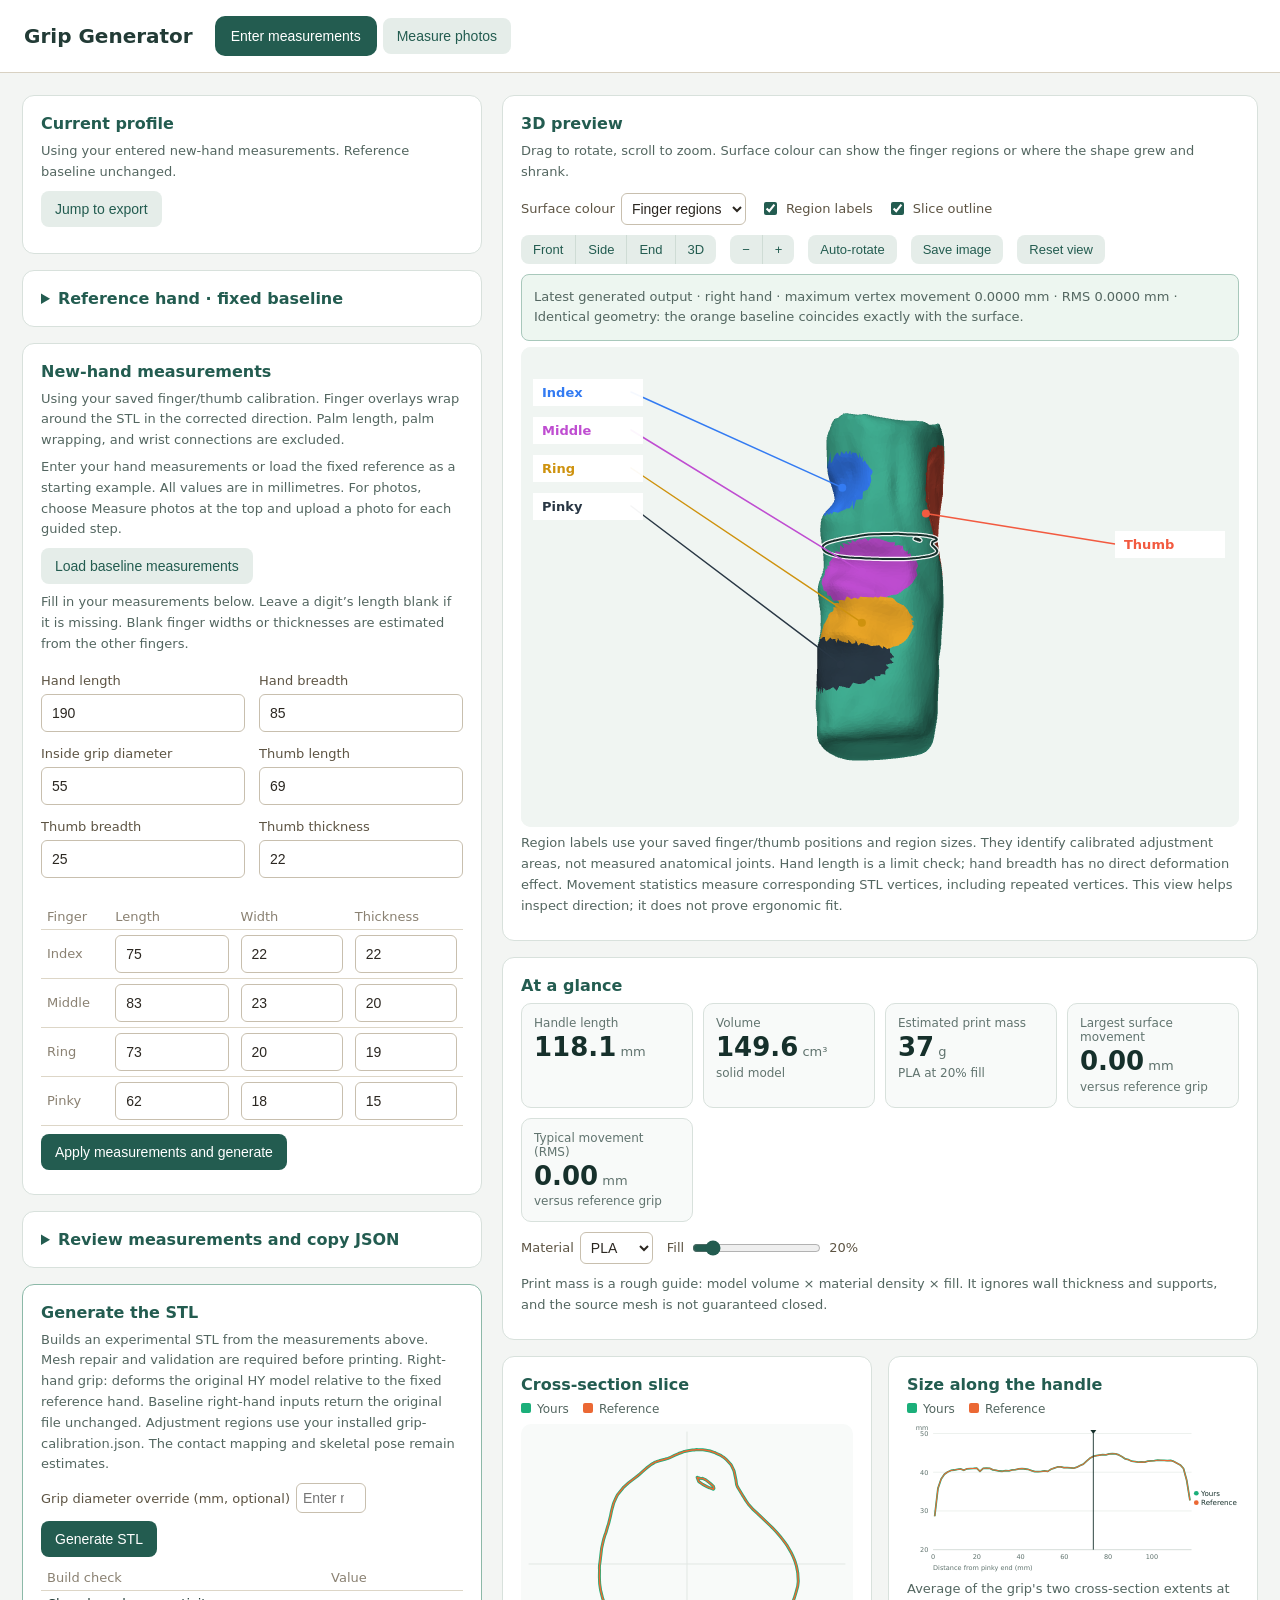
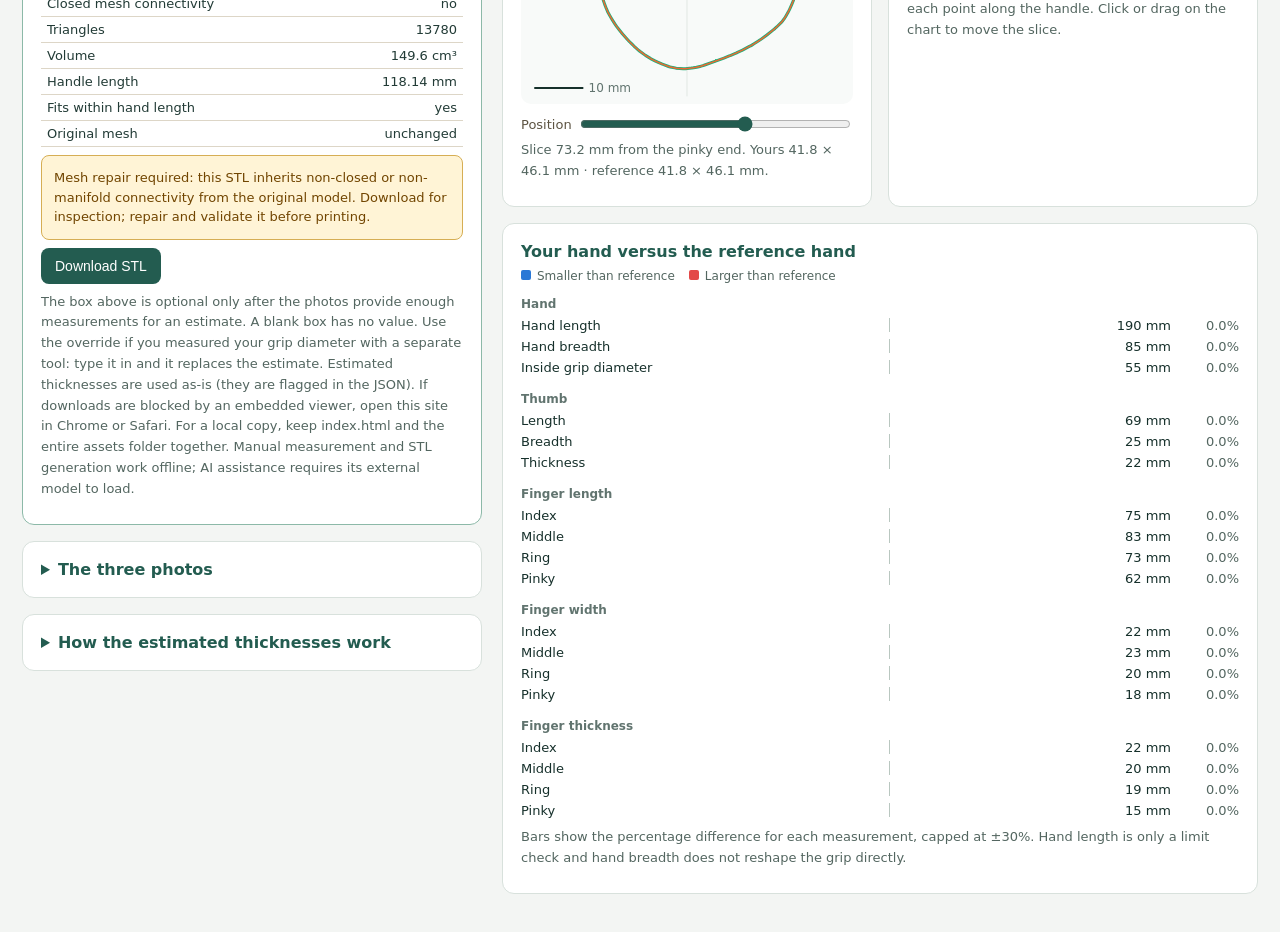
<file: index.html>
<!doctype html>
<html lang="en">
<head>
<meta charset="UTF-8" />
<meta name="viewport" content="width=device-width, initial-scale=1" />
<title>Grip Generator</title>
<link rel="stylesheet" href="assets/app.css?v=20261110-insights">
</head>
<body data-input-mode="manual">
<header>
<h1>Grip Generator</h1><nav aria-label="Measurement source"><button id="manualMode" class="btn">Enter measurements</button><button id="photoMode" class="btn ghost">Measure photos</button></nav>

</header>
<div id="layout">
<div id="viewportWrap">
<div id="viewport">
<div id="stage"><img id="photo" alt="Hand photo to measure" draggable="false" /></div>
<div id="emptyState">Pick a step (1 to 3) on the right, take that photo, calibrate two tape marks, then tap the guided points. Start with step 1: palm up, tape lying along the fingers, with the tape's zero at the crease where the hand meets the wrist.</div>
</div>
<div id="zoombar">
<button id="zoomOut" title="Zoom out">&minus;</button>
<span id="zoomLabel">—</span>
<button id="zoomIn" title="Zoom in">+</button>
<button id="fitBtn" class="fit">Fit</button>
</div>
</div>
<aside id="panel"><div id="inputColumn"><section id="secExample">
<h2>Current profile</h2>
<p id="exampleStatus">An example hand profile is loaded automatically. No photos are needed to try it. The baseline example demonstrates zero deformation; the reference hand has not been verified against the uploaded model.</p>
<p id="photoProgress" role="status"></p>
<div class="row"><label class="btn" for="file">Take / choose photo (for the selected step)</label>
<input id="file" type="file" accept="image/*" hidden />
<button class="btn ghost" id="exampleResultsBtn">Jump to export</button></div>
</section>
<div class="modes" id="stepTabs">
<button data-step="0" class="active">1 · Palm up</button>
<button data-step="1">2 · Palm down</button>
<button data-step="2">3 · Side view</button>
</div>
<section id="stepHead">
<h2 id="stepTitle">1 · Palm up</h2>
<p id="stepHint">—</p>
<p id="photoStatus" class="hint">No photo yet for this step.</p>
</section>
<section id="secMode">
<div class="modes">
<button id="modeCal">A · Calibrate tape</button>
<button id="modeMeas">B · Measure hand</button>
</div>
</section>
<section id="secCal">
<h2>Calibrate this photo</h2>
<p>Tap two easy-to-see markings on the tape (for example the <b>10</b> and the <b>20</b>), then set their values below.</p>
<div class="row">
<label>Tap 1 = <input id="calA" type="number" value="10" step="0.5" /> cm</label>
<label>Tap 2 = <input id="calB" type="number" value="20" step="0.5" /> cm</label>
</div>
<p id="calStatus">Waiting for two calibration taps…</p>
<p class="hint">Pick the two most widely spaced markings you can see clearly; a longer stretch of tape is more accurate. Caution: many tapes print inches on one edge; tap numbers on the cm edge, or convert (1 inch = 2.54 cm).</p>
</section>
<section id="secAI">
<h2>AI assist (optional)</h2>
<p>A Google hand-detection model (MediaPipe) can suggest landmarks on all three photos. For palm-down and side views, the app estimates visible edges from image colors; these can be inaccurate. It runs entirely on your device, and the photo never leaves this page. The first use downloads the model (about 10 MB), so it needs internet once. An internet connection is needed to load the AI model. If your viewer blocks it, open this site in Chrome or Safari, or place the points manually.</p>
<div class="row"><button class="btn ghost" id="aiBtn">Auto-place points with AI</button></div>
<p id="aiStatus" class="hint">Teal dots are proposals. Check every point against the actual hand edge or crease and drag it to adjust. Side-view finger detection may fail when fingers overlap; select the finger visible and tap manually if needed.</p>
</section>
<section id="secMeas">
<h2 id="measTitle">Tap the measurements</h2>
<p id="currentItem">—</p>
<div class="row" id="fingerSelRow" style="display:none">
<label>Thickness tapped on which finger?
<select id="fingerSel">
<option value="0" selected>Index</option>
<option value="1">Middle</option>
<option value="2">Ring</option>
<option value="3">Little</option>
</select>
</label>
</div>
<div class="row">
<button class="btn ghost" id="undoBtn">Undo last</button>
<button class="btn ghost" id="skipBtn">Skip (not visible)</button>
</div>
<ol id="itemList"></ol>
<p class="hint">Zoom in (buttons or pinch) before each tap for the best precision. Drag an empty spot to move the photo around. Each measurement in steps 2 and 3 needs TWO taps: one edge, then the opposite edge. Drag any dot to fine-tune it, or click a line in the list to tap that measurement again.</p>
</section>
<details id="secFingers">
<summary>Fingers present on this hand</summary>
<p>Leave everything as it is for a typical hand. Set a finger to <b>Missing</b> if it is not there at all: its tap points disappear and the handle is built without its groove. Set it to <b>Shortened</b> if it is much shorter than usual (for example a nub): you still tap its points at the tip it has today, and the size checks accept the small measurements.</p>
<div class="row">
<label>Index
<select id="fsIndex"><option value="present" selected>Present</option><option value="short">Shortened</option><option value="missing">Missing</option></select>
</label>
<label>Middle
<select id="fsMiddle"><option value="present" selected>Present</option><option value="short">Shortened</option><option value="missing">Missing</option></select>
</label>
<label>Ring
<select id="fsRing"><option value="present" selected>Present</option><option value="short">Shortened</option><option value="missing">Missing</option></select>
</label>
<label>Little
<select id="fsLittle"><option value="present" selected>Present</option><option value="short">Shortened</option><option value="missing">Missing</option></select>
</label>
<label>Thumb
<select id="fsThumb"><option value="present" selected>Present</option><option value="missing">Missing</option></select>
</label>
</div>
<p class="hint">Changes apply right away, on every photo. If the thumb is missing, the grip diameter cannot be estimated; type your own measured value in the Generate section when you get there. After any change, click Generate STL again before downloading: the download button hides until the shape matches your current numbers.</p>
</details>
<details id="baselinePanel"><summary>Reference hand · fixed baseline</summary><h2>Fixed reference hand · mm</h2><p><a href="orientation-editor.html">Open separate point and region calibration editor</a></p>
<p>These reference measurements are built into the generator. New-hand inputs are compared against them; using the app never changes this baseline. They are inherited from the original project and have not been verified against the uploaded HY model.</p>
<table><tr><th>Measurement</th><th>Reference</th></tr>
<tr><td>Inside grip diameter</td><td>55</td></tr><tr><td>Thumb length / breadth / thickness</td><td>69 / 25 / 22</td></tr>
<tr><td>Finger lengths (index → pinky)</td><td>75 / 83 / 73 / 62</td></tr><tr><td>Finger widths</td><td>22 / 23 / 20 / 18</td></tr><tr><td>Finger thicknesses</td><td>22 / 20 / 19 / 15</td></tr></table>
<p>The example below is a separate new-hand profile. Baseline-sized right-hand inputs return the uploaded STL byte-for-byte. Other inputs deform its original vertices relative to this fixed reference.</p></details>
<section id="manualPanel"><h2>New-hand measurements</h2><p class="hint">Using your saved finger/thumb calibration. Finger overlays wrap around the STL in the corrected direction. Palm length, palm wrapping, and wrist connections are excluded.</p><p>Enter your hand measurements or load the fixed reference as a starting example. All values are in millimetres. For photos, choose Measure photos at the top and upload a photo for each guided step.</p>
<div class="row"><button class="btn ghost" id="loadBaseline">Load baseline measurements</button></div><p>Fill in your measurements below. Leave a digit’s length blank if it is missing. Blank finger widths or thicknesses are estimated from the other fingers.</p><div id="manualFields"><div class="measurementGrid"><label>Hand length<input type="number" data-field="hand_length" aria-label="Hand length" min="140" max="235" step="0.1"></label><label>Hand breadth<input type="number" data-field="hand_breadth" aria-label="Hand breadth" min="60" max="115" step="0.1"></label><label>Inside grip diameter<input type="number" data-field="grip_diameter_inside" aria-label="Inside grip diameter" min="30" max="85" step="0.1"></label><label>Thumb length<input type="number" data-field="thumb_length" aria-label="Thumb length" min="8" max="105" step="0.1"></label><label>Thumb breadth<input type="number" data-field="thumb_breadth" aria-label="Thumb breadth" min="8" max="36" step="0.1"></label><label>Thumb thickness<input type="number" data-field="thumb_thickness" aria-label="Thumb thickness" min="1" max="50" step="0.1"></label></div><div class="fingerTable"><table><tr><th>Finger</th><th>Length</th><th>Width</th><th>Thickness</th></tr><tr><th>Index</th><td><input type="number" data-field="finger_lengths" data-index="0" aria-label="Index length" min="5" max="115" step="0.1"></td><td><input type="number" data-field="finger_widths" data-index="0" aria-label="Index width" min="5" max="30" step="0.1"></td><td><input type="number" data-field="finger_thicknesses" data-index="0" aria-label="Index thickness" min="4" max="30" step="0.1"></td></tr><tr><th>Middle</th><td><input type="number" data-field="finger_lengths" data-index="1" aria-label="Middle length" min="5" max="115" step="0.1"></td><td><input type="number" data-field="finger_widths" data-index="1" aria-label="Middle width" min="5" max="30" step="0.1"></td><td><input type="number" data-field="finger_thicknesses" data-index="1" aria-label="Middle thickness" min="4" max="30" step="0.1"></td></tr><tr><th>Ring</th><td><input type="number" data-field="finger_lengths" data-index="2" aria-label="Ring length" min="5" max="115" step="0.1"></td><td><input type="number" data-field="finger_widths" data-index="2" aria-label="Ring width" min="5" max="30" step="0.1"></td><td><input type="number" data-field="finger_thicknesses" data-index="2" aria-label="Ring thickness" min="4" max="30" step="0.1"></td></tr><tr><th>Pinky</th><td><input type="number" data-field="finger_lengths" data-index="3" aria-label="Pinky length" min="5" max="115" step="0.1"></td><td><input type="number" data-field="finger_widths" data-index="3" aria-label="Pinky width" min="5" max="30" step="0.1"></td><td><input type="number" data-field="finger_thicknesses" data-index="3" aria-label="Pinky thickness" min="4" max="30" step="0.1"></td></tr></table></div></div><details hidden><summary>Advanced: paste measurements as JSON</summary><textarea id="manualHand" aria-label="New-hand measurements JSON" style="min-height:260px"></textarea></details><button class="btn" id="applyHand">Apply measurements and generate</button><p id="manualError" role="alert"></p></section>

<details id="secResults"><summary>Review measurements and copy JSON</summary>
<h2>Current measurements</h2>
<p id="warnBox" style="display:none; color:#7f1d1d; background:#cfa6a6; border:1px solid #a03030; border-radius:0; padding:8px 10px; font-size:13px;"></p>
<table id="resultsTable"></table>
<div class="row"><button class="btn" id="copyBtn">Copy JSON</button></div>
<p id="copyStatus" role="status"></p>
<textarea id="jsonOut" readonly placeholder="Results JSON appears here as you measure."></textarea>
<p class="hint">Values marked "est." are estimated, not measured; see the estimation note below for how. All measurements are rounded to the nearest whole millimetre. The grip diameter is estimated from your other measurements; if you measured your grip size with a separate tool, enter it in the Generate section and it is used instead.</p>
</details>
</div><div id="visualColumn"><section id="validationPanel"><h2>3D preview</h2><p>Drag to rotate, scroll to zoom. Surface colour can show the finger regions or where the shape grew and shrank.</p><div class="viewBar"><label>Surface colour <select id="surfaceMode"><option value="">Finger regions</option><option value="heat">Shape change</option><option value="plain">Plain</option></select></label><label><input id="showRegions" type="checkbox" checked> Region labels</label><label><input id="showSlice" type="checkbox" checked> Slice outline</label></div>
<div class="viewBar"><span class="btnGroup" role="group" aria-label="Camera view"><button class="btn ghost" id="viewFront">Front</button><button class="btn ghost" id="viewSide">Side</button><button class="btn ghost" id="viewEnd">End</button><button class="btn ghost" id="view3d">3D</button></span><span class="btnGroup" role="group" aria-label="Zoom"><button class="btn ghost" id="viewZoomOut" title="Zoom out" aria-label="Zoom out">&minus;</button><button class="btn ghost" id="viewZoomIn" title="Zoom in" aria-label="Zoom in">+</button></span><button class="btn ghost" id="autoRotate" aria-pressed="false">Auto-rotate</button><button class="btn ghost" id="saveView">Save image</button><button class="btn ghost" id="resetValidationView">Reset view</button></div><p id="previewStale" class="buildNotice" role="status" hidden>Preview out of date — generate again to match your current inputs. The shape below is the previous build.</p><p id="probeStatus" role="status">Generate a handle to view the comparison.</p><div class="validationStage"><canvas id="validationSurface" aria-hidden="true"></canvas><canvas id="validationCanvas" aria-label="Rotatable baseline and deformed grip overlay"></canvas><div id="heatLegend" hidden><span id="heatMin"></span><span class="heatRamp" aria-hidden="true"></span><span id="heatMax"></span><small>thinner · unchanged · thicker</small></div></div><p class="hint">Region labels use your saved finger/thumb positions and region sizes. They identify calibrated adjustment areas, not measured anatomical joints. Hand length is a limit check; hand breadth has no direct deformation effect. Movement statistics measure corresponding STL vertices, including repeated vertices. This view helps inspect direction; it does not prove ergonomic fit.</p></section>
<div id="insights">
<section id="tilePanel"><h2>At a glance</h2><div id="statTiles" class="tiles"></div>
<div class="viewBar"><label>Material <select id="material"><option value="1.24">PLA</option><option value="1.27">PETG</option><option value="1.04">ABS</option><option value="1.21">TPU</option></select></label><label>Fill <input id="infill" type="range" min="10" max="100" step="5" value="20"> <output id="infillValue">20%</output></label></div>
<p class="hint">Print mass is a rough guide: model volume × material density × fill. It ignores wall thickness and supports, and the source mesh is not guaranteed closed.</p></section>
<div class="pair">
<section id="sectionPanel"><h2>Cross-section slice</h2><div class="legend"><span><i style="background:#1baf7a"></i>Yours</span><span><i style="background:#eb6834"></i>Reference</span></div><canvas id="sectionCanvas" aria-label="Cross-section of the grip at the chosen position"></canvas><label class="sliderRow">Position <input id="slicePos" type="range" min="0" max="100" step="0.5" value="50" aria-label="Slice position along the handle in millimetres"></label><p id="sectionReadout" role="status">Generate a handle to see its cross-section.</p></section>
<section id="profilePanel"><h2>Size along the handle</h2><div class="legend"><span><i style="background:#1baf7a"></i>Yours</span><span><i style="background:#eb6834"></i>Reference</span></div><div id="profileChart"><div id="profilePlot"></div><div id="profileTip" hidden></div></div><p class="hint">Average of the grip's two cross-section extents at each point along the handle. Click or drag on the chart to move the slice.</p></section>
</div>
<section id="comparePanel"><h2>Your hand versus the reference hand</h2><div class="legend"><span><i style="background:#2a78d6"></i>Smaller than reference</span><span><i style="background:#e34948"></i>Larger than reference</span></div><div id="compareChart"></div><p class="hint">Bars show the percentage difference for each measurement, capped at ±30%. Hand length is only a limit check and hand breadth does not reshape the grip directly.</p></section>
</div>
</div><div id="buildColumn"><section id="secGen">
<h2>Generate the STL</h2>
<p>Builds an experimental STL from the measurements above. Mesh repair and validation are required before printing. Right-hand grip: deforms the original HY model relative to the fixed reference hand. Baseline right-hand inputs return the original file unchanged. Adjustment regions use your installed grip-calibration.json. The contact mapping and skeletal pose remain estimates.</p>
<div class="row">

<label>Grip diameter override (mm, optional)
<input id="gripOverride" type="number" step="0.5" placeholder="Enter mm" />
</label>
<button class="btn" id="genBtn">Generate STL</button>
</div>
<p id="genStatus" style="display:none; color:#7f1d1d; background:#cfa6a6; border:1px solid #a03030; border-radius:0; padding:8px 10px; font-size:13px;"></p>
<div id="genStats"></div>
<p id="meshNotice" class="buildNotice" role="status" hidden></p>
<div class="row"><button class="btn" id="dlBtn" style="display:none">Download STL</button></div>
<p class="hint">The box above is optional only after the photos provide enough measurements for an estimate. A blank box has no value. Use the override if you measured your grip diameter with a separate tool: type it in and it replaces the estimate. Estimated thicknesses are used as-is (they are flagged in the JSON). If downloads are blocked by an embedded viewer, open this site in Chrome or Safari. For a local copy, keep index.html and the entire assets folder together. Manual measurement and STL generation work offline; AI assistance requires its external model to load.</p>
</section>
<details>
<summary>The three photos</summary>
<ul>
<li><b>Photo 1 (palm up):</b> tape lying along the fingers, its zero at the crease where the hand meets the wrist, fingertips lightly against the tape edge. Hold the camera straight overhead. Gives hand length, finger lengths, thumb length.</li>
<li><b>Photo 2 (palm down):</b> back of the hand up, tape lying across the hand, touching it. Gives hand breadth, thumb breadth, and finger widths.</li>
<li><b>Photo 3 (side view):</b> hand resting on its side so ONE finger is seen from the side, with the tape upright behind that finger, camera straight-on. Gives ONE finger thickness; the other three are estimated.</li>

<li>All three: cm edge numbers only, no shadows across the creases, whole hand + tape in frame, camera level (use the level indicator).</li>
</ul>
</details>
<details>
<summary>How the estimated thicknesses work</summary>
<ul>
<li>You tap ONE finger thickness in photo 3 and say which finger it was.</li>
<li>The other three are estimated from the finger widths you measured in photo 2, using a typical thickness-to-width ratio for each finger (index 1.00, middle 0.87, ring 0.95, little 0.83).</li>
<li>Thumb thickness is always estimated: about 0.88 × thumb breadth (from photo 2).</li>
<li>Estimated values are marked "est." in the table and flagged in the JSON under <b>_estimated</b>.</li>
<li>These ratios come from one carefully measured hand, so they are a reasonable starting point for any hand; expect a few mm of difference on other people. A wrong estimate only slightly changes the depth of that finger's groove.</li>
<li>Grip diameter is estimated as (thumb length + middle finger length + thumb thickness) ÷ π. It is a rough estimate; a grip diameter measured with a separate tool always takes precedence.</li>
<li>If the middle finger is missing, the longest finger you have stands in for it in that estimate. If the thumb is missing, no estimate is possible: type your measured grip diameter in the Generate section.</li>
<li>If a finger is present but you skip one of its taps, its length or width is filled with the average of your other measured values and marked "est.".</li>
</ul>
</details>
</div>
</aside>
</div>
<script src="assets/template.js"></script>
<script src="assets/generator.js"></script>
<script src="assets/source-model.js"></script>
<script src="assets/calibration.js"></script>
<script src="assets/deform-source.js"></script>
<script src="assets/grip-renderer.js?v=20261110-insights"></script>
<script src="assets/grip-surface.js"></script>
<script src="assets/hand-overlay.js?v=20261102b"></script>
<script src="assets/validation.js?v=20261111-nooverlay"></script>
<script src="assets/insights.js?v=20261110-insights"></script>
<script src="assets/hand-edge-assist.js"></script>
<script src="assets/app.js?v=20261102-demo2"></script>
</body>
</html>
</file>
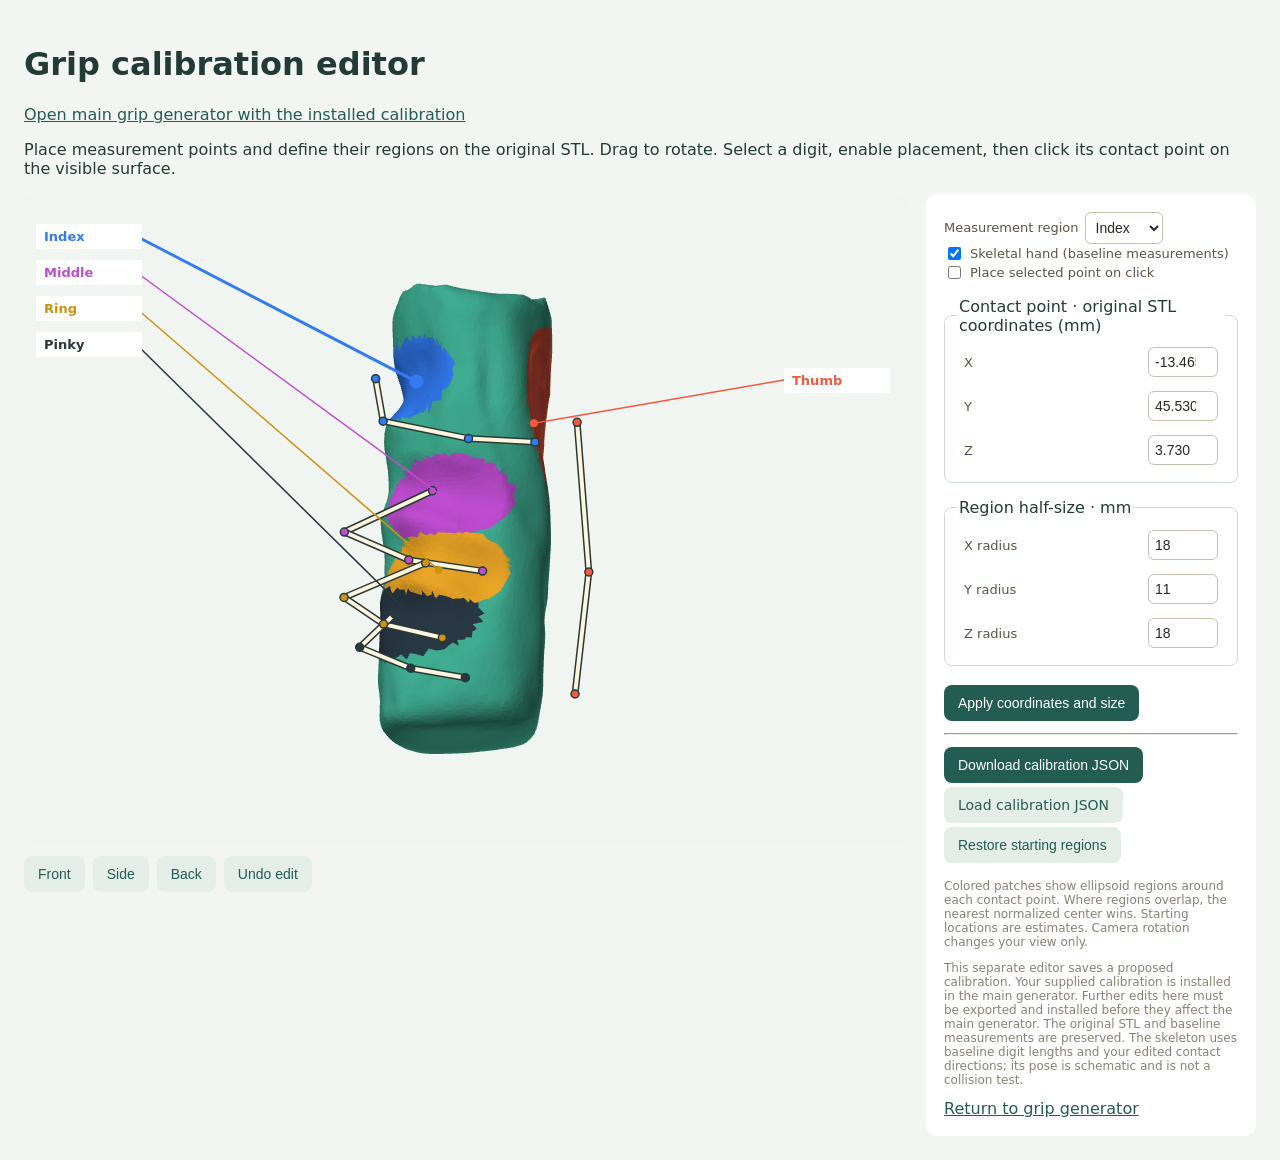
<file: orientation-editor.html>
<!doctype html><html lang="en"><head><meta charset="utf-8"><meta name="viewport" content="width=device-width,initial-scale=1"><title>Grip calibration editor</title><link rel="stylesheet" href="assets/app.css"><style>body{margin:0}main{max-width:1300px;margin:auto;padding:24px}.editorGrid{display:grid;grid-template-columns:minmax(0,1fr) 330px;gap:20px}.editorStage{position:relative;height:650px;background:#edf3f0;border-radius:12px;overflow:hidden}.editorStage canvas{position:absolute;inset:0;width:100%;height:100%}#editorLabels{touch-action:none}aside{padding:18px;background:white;border-radius:12px}fieldset{border:1px solid #cddbd4;margin:15px 0;border-radius:8px}fieldset label{display:flex;justify-content:space-between;padding:7px}button{margin:4px 0}#editorStatus{min-height:40px}a{color:#235c50}@media(max-width:850px){.editorGrid{grid-template-columns:1fr}.editorStage{height:450px}}</style></head><body><main><h1>Grip calibration editor</h1><p><a href="index.html">Open main grip generator with the installed calibration</a></p><p>Place measurement points and define their regions on the original STL. Drag to rotate. Select a digit, enable placement, then click its contact point on the visible surface.</p><div class="editorGrid"><div><div class="editorStage"><canvas id="editorSurface"></canvas><canvas id="editorLabels" aria-label="Click the STL to place a selected measurement point"></canvas></div><div class="row"><button class="btn ghost" id="viewFront">Front</button><button class="btn ghost" id="viewSide">Side</button><button class="btn ghost" id="viewBack">Back</button><button class="btn ghost" id="undoCalibration">Undo edit</button></div><p id="editorStatus" role="status"></p></div><aside><label>Measurement region <select id="selectedRegion"></select></label><label><input type="checkbox" id="editorSkeleton" checked> Skeletal hand (baseline measurements)</label><label><input type="checkbox" id="placePoint"> Place selected point on click</label><fieldset><legend>Contact point · original STL coordinates (mm)</legend><label>X <input id="pointX" type="number" step="0.1"></label><label>Y <input id="pointY" type="number" step="0.1"></label><label>Z <input id="pointZ" type="number" step="0.1"></label></fieldset><fieldset><legend>Region half-size · mm</legend><label>X radius <input id="radiusX" type="number" min="0.1" step="0.5"></label><label>Y radius <input id="radiusY" type="number" min="0.1" step="0.5"></label><label>Z radius <input id="radiusZ" type="number" min="0.1" step="0.5"></label></fieldset><button class="btn" id="applyRegion">Apply coordinates and size</button><hr><button class="btn" id="saveCalibration">Download calibration JSON</button><label class="btn ghost" for="loadCalibration">Load calibration JSON</label><input id="loadCalibration" type="file" accept=".json,application/json" hidden><button class="btn ghost" id="resetCalibration">Restore starting regions</button><p class="hint">Colored patches show ellipsoid regions around each contact point. Where regions overlap, the nearest normalized center wins. Starting locations are estimates. Camera rotation changes your view only.</p><p class="hint">This separate editor saves a proposed calibration. Your supplied calibration is installed in the main generator. Further edits here must be exported and installed before they affect the main generator. The original STL and baseline measurements are preserved. The skeleton uses baseline digit lengths and your edited contact directions; its pose is schematic and is not a collision test.</p><a href="index.html">Return to grip generator</a></aside></div></main><script src="assets/source-model.js"></script><script src="assets/calibration.js"></script><script src="assets/grip-surface.js"></script>
<script src="assets/hand-overlay.js"></script><script src="assets/editor-renderer.js"></script><script src="assets/orientation-editor.js"></script></body></html>
</file>
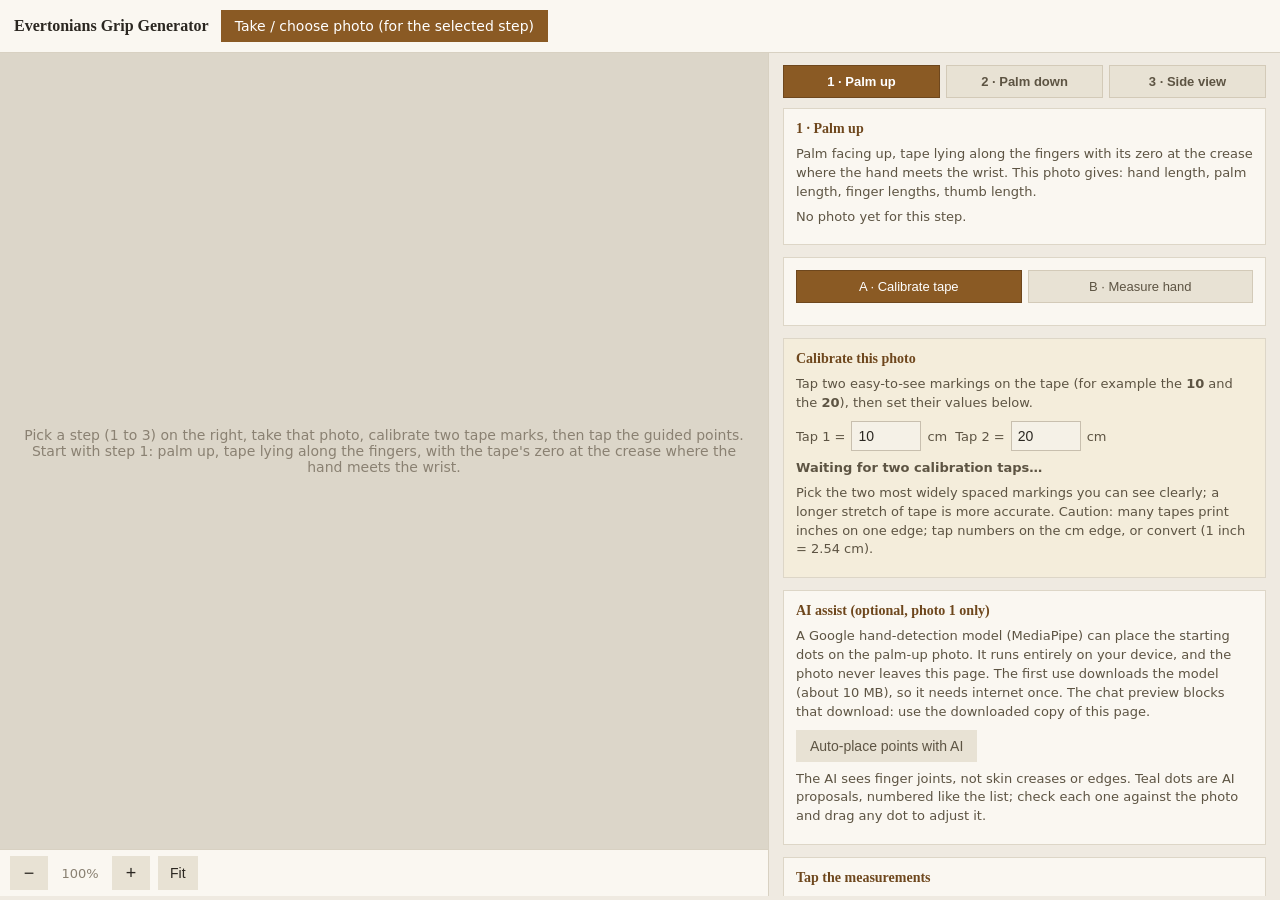
<file: photo-grip-studio/index_advanced_backup.html>
<!doctype html>
<html lang="en">
<head>
<meta charset="UTF-8" />
<meta name="viewport" content="width=device-width, initial-scale=1" />
<title>Evertonians Grip Generator</title>
<style>
* { box-sizing: border-box; }
:root {
font-family: -apple-system, BlinkMacSystemFont, "Segoe UI", system-ui, sans-serif;
background: #efeae1; color: #2b2721;
}
body { margin: 0; }
header {
display: flex; align-items: center; gap: 12px; flex-wrap: wrap;
padding: 10px 14px; background: #faf7f1; border-bottom: 1px solid #d8d1c2;
}
header h1 { font-size: 16px; margin: 0; font-weight: 600; font-family: Georgia, "Times New Roman", serif; }
.btn {
display: inline-block; padding: 8px 14px; border-radius: 0;
background: #8a5a24; color: #ffffff; font-size: 14px; cursor: pointer;
border: none; font-weight: 500;
}
.btn:active { background: #6e471d; }
.btn.ghost { background: #e8e2d4; color: #5d5443; }
.btn.ghost:active { background: #d9d2c0; }
button, .btn, select, input { touch-action: manipulation; }  /* v3.1.9: taps register at once on phones */
#layout { display: flex; flex-direction: column; height: calc(100vh - 57px); }
@media (min-width: 900px) {
#layout { flex-direction: row; }
#viewportWrap { width: 60%; }
#panel { width: 40%; border-left: 1px solid #d8d1c2; }
}
#viewportWrap { display: flex; flex-direction: column; }
#viewport {
position: relative; flex: 1; overflow: hidden; background: #dcd6c9;
touch-action: none; min-height: 300px;
}
#stage { position: absolute; left: 0; top: 0; transform-origin: 0 0; will-change: transform; }
#photo { display: block; user-select: none; -webkit-user-select: none; -webkit-touch-callout: none; }
.dot {
position: absolute; width: 4.5px; height: 4.5px; border-radius: 50%;
background: #00e676; border: 1px solid #26221c;
box-shadow: 0 0 3px rgba(0,0,0,0.45); pointer-events: none;
margin-left: -2.25px; margin-top: -2.25px;
}
.dot.cal { background: #ff1f1f; }
.dot.ai { background: #14b8a6; }
.dot.current { background: rgba(244, 63, 94, 0.95); animation: pulse 1s infinite alternate; }
.dot.labeled {
width: 10px; height: 10px; margin-left: -5px; margin-top: -5px;
font-size: 6px; font-weight: 700; line-height: 8px; text-align: center;
color: #26221c; pointer-events: auto; cursor: grab;
user-select: none; -webkit-user-select: none;
}
.dot.labeled:active { cursor: grabbing; }
@keyframes pulse { to { box-shadow: 0 0 10px 3px rgba(244,63,94,0.7); } }
#zoombar {
display: flex; align-items: center; gap: 8px; padding: 6px 10px;
background: #faf7f1; border-top: 1px solid #d8d1c2;
}
#zoombar button {
width: 38px; height: 34px; border: none; border-radius: 0;
background: #e8e2d4; color: #2b2721; font-size: 18px; cursor: pointer;
}
#zoombar .fit { width: auto; padding: 0 12px; font-size: 14px; }
#zoomLabel { font-size: 13px; color: #8a8172; min-width: 48px; text-align: center; }
#panel { overflow-y: auto; padding: 12px 14px; background: #efeae1; }
#panel section {
background: #faf7f1; border: 1px solid #ddd6c7; border-radius: 0;
padding: 12px; margin-bottom: 12px;
}
#secCal.active-mode, #secMeas.active-mode { background: #f4eddb; }
#panel h2 { font-size: 14px; margin: 0 0 8px; color: #6e471d; font-weight: 600; font-family: Georgia, "Times New Roman", serif; }
#panel p { font-size: 13px; line-height: 1.45; margin: 6px 0; color: #5d5443; }
.row { display: flex; gap: 8px; flex-wrap: wrap; margin: 8px 0; align-items: center; }
.modes { display: flex; gap: 6px; margin-bottom: 10px; }
.modes button {
flex: 1; padding: 8px 6px; font-size: 13px; border-radius: 0; border: 1px solid #d3cab8;
background: #e8e2d4; color: #5d5443; cursor: pointer;
}
.modes button.active { background: #8a5a24; color: #ffffff; border-color: #6e471d; }
#stepTabs button { font-weight: 600; }
label { font-size: 13px; color: #5d5443; display: flex; align-items: center; gap: 6px; flex-wrap: wrap; }
input[type="number"], select {
width: 70px; padding: 6px; border-radius: 0; border: 1px solid #c8bfae;
background: #f5f1e7; color: #2b2721; font-size: 14px;
}
select { width: auto; }
#calStatus { font-size: 14px; color: #a06a15; font-weight: 600; }
#currentItem { font-size: 14px; color: #a06a15; font-weight: 600; }
#itemList { font-size: 13px; padding-left: 18px; margin: 8px 0; }
#itemList li { margin: 3px 0; color: #6b6353; }
#itemList li.done { color: #15803d; }
#itemList li.now { color: #a06a15; font-weight: 600; }
#aiStatus { font-size: 13px; line-height: 1.45; color: #5d5443; margin: 6px 0 0; }
table { width: 100%; border-collapse: collapse; font-size: 13px; margin: 8px 0; }
th, td { text-align: left; padding: 5px 6px; border-bottom: 1px solid #ddd6c7; }
th { color: #8a8172; font-weight: 500; }
th.sect { color: #6e471d; font-weight: 600; }
td.v { text-align: right; font-variant-numeric: tabular-nums; }
.est { color: #a06a15; font-size: 11px; }
#jsonOut {
width: 100%; height: 150px; margin-top: 8px; padding: 8px; font-family: ui-monospace, monospace;
font-size: 11px; background: #f5f1e7; color: #5d5443; border: 1px solid #d8d1c2; border-radius: 0;
}
details { font-size: 13px; color: #5d5443; margin-bottom: 12px; }
details summary { cursor: pointer; color: #6e471d; }
details ul { padding-left: 18px; }
details li { margin: 4px 0; }
.hint { font-size: 12px; color: #8a8172; }
#emptyState {
position: absolute; inset: 0; display: flex; align-items: center; justify-content: center;
color: #8a8172; font-size: 14px; padding: 24px; text-align: center;
background: #dcd6c9; z-index: 5;
}
</style>
</head>
<body>
<header>
<h1>Evertonians Grip Generator</h1>
<label class="btn" for="file">Take / choose photo (for the selected step)</label>
<input id="file" type="file" accept="image/*" hidden />
</header>
<div id="layout">
<div id="viewportWrap">
<div id="viewport">
<div id="stage"><img id="photo" alt="Hand photo to measure" draggable="false" /></div>
<div id="emptyState">Pick a step (1 to 3) on the right, take that photo, calibrate two tape marks, then tap the guided points. Start with step 1: palm up, tape lying along the fingers, with the tape's zero at the crease where the hand meets the wrist.</div>
</div>
<div id="zoombar">
<button id="zoomOut" title="Zoom out">&minus;</button>
<span id="zoomLabel">—</span>
<button id="zoomIn" title="Zoom in">+</button>
<button id="fitBtn" class="fit">Fit</button>
</div>
</div>
<aside id="panel">
<div class="modes" id="stepTabs">
<button data-step="0" class="active">1 · Palm up</button>
<button data-step="1">2 · Palm down</button>
<button data-step="2">3 · Side view</button>
</div>
<section id="stepHead">
<h2 id="stepTitle">1 · Palm up</h2>
<p id="stepHint">—</p>
<p id="photoStatus" class="hint">No photo yet for this step.</p>
</section>
<section id="secMode">
<div class="modes">
<button id="modeCal">A · Calibrate tape</button>
<button id="modeMeas">B · Measure hand</button>
</div>
</section>
<section id="secCal">
<h2>Calibrate this photo</h2>
<p>Tap two easy-to-see markings on the tape (for example the <b>10</b> and the <b>20</b>), then set their values below.</p>
<div class="row">
<label>Tap 1 = <input id="calA" type="number" value="10" step="0.5" /> cm</label>
<label>Tap 2 = <input id="calB" type="number" value="20" step="0.5" /> cm</label>
</div>
<p id="calStatus">Waiting for two calibration taps…</p>
<p class="hint">Pick the two most widely spaced markings you can see clearly; a longer stretch of tape is more accurate. Caution: many tapes print inches on one edge; tap numbers on the cm edge, or convert (1 inch = 2.54 cm).</p>
</section>
<section id="secAI">
<h2>AI assist (optional, photo 1 only)</h2>
<p>A Google hand-detection model (MediaPipe) can place the starting dots on the palm-up photo. It runs entirely on your device, and the photo never leaves this page. The first use downloads the model (about 10 MB), so it needs internet once. The chat preview blocks that download: use the downloaded copy of this page.</p>
<div class="row"><button class="btn ghost" id="aiBtn">Auto-place points with AI</button></div>
<p id="aiStatus" class="hint">The AI sees finger joints, not skin creases or edges. Teal dots are AI proposals, numbered like the list; check each one against the photo and drag any dot to adjust it.</p>
</section>
<section id="secMeas">
<h2 id="measTitle">Tap the measurements</h2>
<p id="currentItem">—</p>
<div class="row" id="fingerSelRow" style="display:none">
<label>Thickness tapped on which finger?
<select id="fingerSel">
<option value="0" selected>Index</option>
<option value="1">Middle</option>
<option value="2">Ring</option>
<option value="3">Little</option>
</select>
</label>
</div>
<div class="row">
<button class="btn ghost" id="undoBtn">Undo last</button>
<button class="btn ghost" id="skipBtn">Skip (not visible)</button>
</div>
<ol id="itemList"></ol>
<p class="hint">Zoom in (buttons or pinch) before each tap for the best precision. Drag an empty spot to move the photo around. Each measurement in steps 2 and 3 needs TWO taps: one edge, then the opposite edge. Drag any dot to fine-tune it, or click a line in the list to tap that measurement again.</p>
</section>
<details id="secFingers">
<summary>Fingers present on this hand</summary>
<p>Leave everything as it is for a typical hand. Set a finger to <b>Missing</b> if it is not there at all: its tap points disappear and the handle is built without its groove. Set it to <b>Shortened</b> if it is much shorter than usual (for example a nub): you still tap its points at the tip it has today, and the size checks accept the small measurements.</p>
<div class="row">
<label>Index
<select id="fsIndex"><option value="present" selected>Present</option><option value="short">Shortened</option><option value="missing">Missing</option></select>
</label>
<label>Middle
<select id="fsMiddle"><option value="present" selected>Present</option><option value="short">Shortened</option><option value="missing">Missing</option></select>
</label>
<label>Ring
<select id="fsRing"><option value="present" selected>Present</option><option value="short">Shortened</option><option value="missing">Missing</option></select>
</label>
<label>Little
<select id="fsLittle"><option value="present" selected>Present</option><option value="short">Shortened</option><option value="missing">Missing</option></select>
</label>
<label>Thumb
<select id="fsThumb"><option value="present" selected>Present</option><option value="missing">Missing</option></select>
</label>
</div>
<p class="hint">Changes apply right away, on every photo. If the thumb is missing, the grip diameter cannot be estimated; type your own measured value in the Generate section when you get there. After any change, click Generate STL again before downloading: the download button hides until the shape matches your current numbers.</p>
</details>
<section id="secExample">
<h2>Try an example</h2>
<p id="exampleStatus">An example hand profile is loaded automatically. No photos are needed to try it. These are sample measurements, not your hand or the confirmed baseline of the uploaded model.</p>
<div class="row"><button class="btn" id="exampleBtn">Load example and generate STL</button><button class="btn ghost" id="exampleResultsBtn">Show example results</button></div>
</section>
<section id="secResults">
<h2>Results (all three photos combined)</h2>
<p id="warnBox" style="display:none; color:#7f1d1d; background:#cfa6a6; border:1px solid #a03030; border-radius:0; padding:8px 10px; font-size:13px;"></p>
<table id="resultsTable"></table>
<div class="row"><button class="btn" id="copyBtn">Copy JSON</button></div>
<textarea id="jsonOut" readonly placeholder="Results JSON appears here as you measure."></textarea>
<p class="hint">Values marked "est." are estimated, not measured; see the estimation note below for how. All measurements are rounded to the nearest whole millimetre. The grip diameter is estimated from your other measurements; if you measured your grip size with a separate tool, enter it in the Generate section and it is used instead.</p>
</section>
<section id="secGen">
<h2>Generate the STL</h2>
<p>Builds the printable handle right here from the measurements above. Uses the uploaded HY base model, rebuilt and smoothed for customization. Adjustment regions use approximate reference-hand calibration.</p>
<div class="row">
<label>Hand
<select id="sideSel">
<option value="right" selected>Right</option>
<option value="left">Left (mirror)</option>
</select>
</label>
<label>Grip diameter override (mm, optional)
<input id="gripOverride" type="number" step="0.5" placeholder="estimated" />
</label>
<button class="btn" id="genBtn">Generate STL</button>
</div>
<p id="genStatus" style="display:none; color:#7f1d1d; background:#cfa6a6; border:1px solid #a03030; border-radius:0; padding:8px 10px; font-size:13px;"></p>
<div id="genStats"></div>
<div class="row"><button class="btn" id="dlBtn" style="display:none">Download STL</button></div>
<p class="hint">Use the override only if you measured your grip diameter with a separate tool: type it in and it replaces the estimate. Estimated thicknesses are used as-is (they are flagged in the JSON). If the download button does nothing inside the preview or inside a chat app's built-in file viewer (WhatsApp's, for example), save this page file and open it in a browser app; everything then works offline in the file.</p>
</section>
<details>
<summary>The three photos</summary>
<ul>
<li><b>Photo 1 (palm up):</b> tape lying along the fingers, its zero at the crease where the hand meets the wrist, fingertips lightly against the tape edge. Hold the camera straight overhead. Gives hand length, palm length, finger lengths, thumb length.</li>
<li><b>Photo 2 (palm down):</b> back of the hand up, tape lying across the hand, touching it. Gives hand breadth, thumb breadth, and finger widths.</li>
<li><b>Photo 3 (side view):</b> hand resting on its side so ONE finger is seen from the side, with the tape upright behind that finger, camera straight-on. Gives ONE finger thickness; the other three are estimated.</li>
<li>If any finger or the thumb is missing, or a finger is much shorter than usual, set it in the <b>Fingers present on this hand</b> section above; the guided points and the handle adapt to it.</li>
<li>All three: cm edge numbers only, no shadows across the creases, whole hand + tape in frame, camera level (use the level indicator).</li>
</ul>
</details>
<details>
<summary>How the estimated thicknesses work</summary>
<ul>
<li>You tap ONE finger thickness in photo 3 and say which finger it was.</li>
<li>The other three are estimated from the finger widths you measured in photo 2, using a typical thickness-to-width ratio for each finger (index 1.00, middle 0.87, ring 0.95, little 0.83).</li>
<li>Thumb thickness is always estimated: about 0.88 × thumb breadth (from photo 2).</li>
<li>Estimated values are marked "est." in the table and flagged in the JSON under <b>_estimated</b>.</li>
<li>These ratios come from one carefully measured hand, so they are a reasonable starting point for any hand; expect a few mm of difference on other people. A wrong estimate only slightly changes the depth of that finger's groove.</li>
<li>Grip diameter is estimated as (thumb length + middle finger length + thumb thickness) ÷ π. It is a rough estimate; a grip diameter measured with a separate tool always takes precedence.</li>
<li>If the middle finger is missing, the longest finger you have stands in for it in that estimate. If the thumb is missing, no estimate is possible: type your measured grip diameter in the Generate section.</li>
<li>If a finger is present but you skip one of its taps, its length or width is filled with the average of your other measured values and marked "est.".</li>
</ul>
</details>
</aside>
</div>
<script>
/* Evertonians prybar handle generator v0.11 -- JavaScript port of
* grip_generator_v11.py.  The handle is the user's own smoothed hand
* scan (embedded below as the "TG06" template blob), warped per hand
* input: axial segment scales from the finger row spacing, radial
* scale from the grip diameter, groove depths from the finger
* thicknesses, thumb scoop length / width / depth from the thumb
* measurements.  Each groove's band width follows its own finger's
* measured width and its angular wrap follows that finger's own
* length; the template is smoothed at load (grid box-blur plus a
* radial Laplacian pass in the groove zone only).  Web spaces are no
* longer measured: ridge spacing now scales with the grip diameter,
* so hand JSONs that still contain web_spaces are accepted and
* ignored.  v0.8: finger groove bands are 50% wider by DEFAULT
* (grooveWiden default 1.5) and each groove's floor (deepest strip)
* is stretched 40% wider around its per-row dent minimum.  v0.10: the
* back cap is REMOVED ENTIRELY (no dome, no hemisphere -- the back
* end is the scanned template's own taper), and the final radius-
* field Jacobi smoothing is FINGER-GROOVES-ONLY (the thumb scoop zone
* is excluded from every build-stage smoothing weight, so the thumb
* keeps exactly its template shape) and strengthened (FS_PASSES 6,
* FS_LAMBDA 0.5).  v0.11: the mesh is re-tessellated on the template
* grid's own REGULAR LATTICE (239 stations x 180 columns + 2 conical
* cap apexes, 86,040 uniform triangles) sampling the SAME organic
* scan field -- the irregular scan triangulation (0.04-2.4 mm
* triangles, noisy normals) read as bumps and jagged edges in every
* mesh viewer; the v0.9/v0.10 tangential mesh relaxation is gone
* with it.  The reference hand reproduces the smoothed lattice
* template exactly outside the finger zone (all ratios are exactly
* 1).
* v0.5.5 missing / shortened finger support carries over: a null
* finger_lengths entry = finger not present (its groove is
* chord-filled); a null thumb_length = no thumb (the scoop is
* chord-filled); null widths / thicknesses are filled from the
* measured fingers.
* Port verified against the Python reference build: byte-identical
* STL output.  Self-contained: no dependencies, plain browser
* JavaScript; the base64 blob is decoded with a manual decoder (no
* atob, so this also runs in restricted sandboxes). */
var GEN = (function () {
"use strict";
var K = {
RIDGE_HALF: 22,        // groove ridge window, stations (+/- 11 mm)
RIDGE_T_HALF: 56,      // thumb ridge window, stations (+/- 28 mm)
RIDGE_KEEP: 10.0,      // min ridge between widened grooves, xd units (0.5 mm)
THUMB_BLEND: 6.0,      // thumb influence blend width
EDGE_BLEND: 0.07,      // chord-fill edge blend
SM_LAMBDA: 0.5,        // groove-zone vertex smoothing strength
SM_PASSES: 3,          // Laplacian passes (Jacobi)
SM_FADE_MM: 3.0,       // x-fade of the smoothing zone (mm)
GRID_SMOOTH: 2,        // grid box-blur passes (radius 1)
ANG_FADE: 4,           // rows of fade at groove support edges
K_EDGE_FADE: 40.0,     // xd units (2 mm) fade of depth-k at mask edges
DS_STEP: 5.0,          // displacement lattice step (xd = 0.25 mm)
DS_BLUR_X: 8,          // displacement blur radius (lattice samples)
DS_PASSES: 2,          // displacement blur passes
DS_THETA_BLUR: 2,      // displacement theta blur radius (rows)
DEFAULT_GROOVE_WIDEN: 1.5,  // v0.8: bands 50% wider by default
FLOOR_FRAC: 0.25,      // v0.8: floor window = central half of band
FLOOR_WIDEN: 1.4,      // v0.8: floor window stretched 40% wider
FS_PASSES: 6,          // v0.11: final radius-field Jacobi passes
FS_LAMBDA: 0.5         // v0.11: final smoothing strength
};
var STL_HEADER = "Evertonians HY base handle";
var FINGERS = ["index", "middle", "ring", "pinkie"];
var TEMPLATE_B64 =
"VEcwNgLqGtQ1AADvALQA7ejS/5IF9+gYAHkF+Oht/4sF+OjG/1sF/uig/K4E/uj//6sF/+iW/60F/+gH/H0EAelE/1gFBelAAJMFBunr/nYFB+n//w8FCuna" +
"/jEFC+l8/OQEC+m1+3EED+n2/PsED+lh/bkEEOk+/6sFEeli/iIFEun7/pwFE+mR/rsEFelS/8IEFuka/igFFum//eMEGOlc+yoEGemg/UgEGulv+1cEGulG" +
"/OAEHOki/J4DH+k9+8gDIOlq/RoFIemu/ocFIum3AFEFIum8AED3JOn6AG73KOniAKH3Kel8AE/3KunY/UYFL+km/TsFL+lD/nMFMOniAeL3MOkPANIFMOk8" +
"Ahf4MOl5AAr3MOl5Acr3M+kc+/MCNOkF+wQEOOllAD0EOek9AEX3OemAAMwFOun3AdX3O+nr/pcDO+mQ+lADPumMANP3Pulq+4UEP+kPAY8EQOkA/UYFROmf" +
"/W0FRul8AiL4RumZAlX4RulBAWT3RunxAK8FSelb/9QFSuktAUD4S+n2//v2TOkb+1AETemc/+X2TunOACP3TukXALj3T+lV/xH3Uun7+TQDUukDAnj4VOmF" +
"ASwFVOnf+iEEVOkP+mwCVukl+oQDV+maApH4WOlJAuz3WOn9/swFWunUAo/4W+lBAOD2XOmZAYX3Xeli/572Xuma+aACYemX+QYDYumg+o4BYum7/6v2ZOmO" +
"/ZsBZukY/8X2Z+k2Ab0FaOnqAob4aOln/XgFaelGAUz3a+k8//T3bOkDApAEbel8/rwFbekR/qIFbulG+s0DbulUANf4cemVAYQFculJ+b4CcunIAff4cun3" +
"AO4Fc+nQAlT4dOkM+UsCeOnQ+WcDeOlr+f8CeOk/AE8Ceuk1/332e+mP/3n2e+moAUADfOlkAO0FfOmn/i73fenuAZ/3gOnM+LABgOkd/AUFgenk++j/g+k4" +
"Ai8FhOkQA8P4henTAg75hekT+qwDield+6UEiumf+PwBi+kV+aMCjele/uv3jem0ApsEjunjAugEj+kh/1MAkenPAbH5kung/5v2k+mf+PUAlel9+hYElenk" +
"+IwClumvAkgFlul1/iL5mOka/9T6mOkXA4/4mOlBAy75mekN/X8Fm+k9Asb3m+lYA3cEnelp+NQBnenD/a0FnemeAwsFnukoAYf6nunGA9QEn+lTAxP5n+kE" +
"AyUEoOky+BsBoOmyAO72oems/s/2oelG/swFoumt+FUCpOmaAsv5pOlDAfkFpekV/bf9qOnbA5cEqOkJ/oH3qOmu+TIAqOkA/3r2qenkAakFquleAowFqukO" +
"AQIGq+miAAf8q+nmA/8Erenh97AArentAoAFrumsA0AEruknA6r5run9A8MEr+lH/1/2r+kpALL2r+lDAQoBsen9Alj4sek+BbT+sek+BbT+sek+BbT+sek+" +
"BbT+sek+BbT+sek+BbT+sultAjACsukOAxUDs+nX98EAs+llAmv6s+lsA10FtulkA84Dt+nIA0AFt+kh+eMCt+lvA/34uOne+mgEuunl/MD6vuknAcr/vuke" +
"+tADvumj/2/2v+m294AAwelZ+if/wemJA6H5wunL+JcCwunx92wAxOkSBE4Ex+m395wAx+kCBCYFyumyA5D5yukNA3L6y+miAlz7zOk9A5kFzunDAtQFz+nD" +
"AXD9z+kpBOIE0OkE//EF0+kVAtEF0+nM/Iv40+lT+PMB0+kzBbz/1OnX/T731OkqAAEG1elkAtEF1en7A34D1umNAxgC1umKAxL61um7AeoF1+lO/asF2Om7" +
"AY7+2uli+TUD3OkYBVQA3un1A1gF3ul2A9r43+kd/tYF4OnbBBIB4OnbBBIB4OnEA1b54elHA6384um8A38F4unZA4D54+kLBJsC5Onm9wkB5Okc+IgB5OmV" +
"9zcA5en9+nD65emS92AA5enw+uf75+l9AyX75+leBIkE5+nL9xEA6umvA5X66ultBMkD6+nQAw387emn+ov57emIA0kB7+mu+Bn67+kWA8kF8Okj/bj38enV" +
"AucF8ukn+Q/68+nuA8/59ummAu8F9ulaA9H/9+mF+j4E+Omw+O/5+el++YT6+ek3+Zz5+unA/ob2+ulM+JX/++nF+TL+/OmWBBUE/Olc+EH6/ul6A60F/um7" +
"BLT8/ukX/t72/ull/172/+lY+5b4/+lL+Ib6/+kOBAf7/+kn+i75/+k3BDQFAeodBVf9AuoG+pf9A+qbBIYCA+qu/NH3A+pWBK77BOoTBFr6Buo+AQ8GBup3" +
"/T33Buqy97oAB+qEASf3B+op/bEFC+rc/3/2C+q2AMn2C+pWBQH9DOqQ+O/5DOqGBOgBDerU+bT8Dupn9xwADuptBN/+EOqV+AH7EOqP98v/EernBAIDEerg" +
"AVn3E+qCBF77FOom+Wr7FOqFBNsEFOqgAt33FuoW+Xf5Fuqk+/73GOq8A6cFGepR/GgFGurM/dwFGurv98T6G+oD+f4CHOpXBYD8HOoO+Hz6HeqZBCcAH+pw" +
"91QAIOpP/Jr3IOrlBa/9IOrH+DP+Iup8BMn6IuoKBYkDIuoe+78EJurL+KT5JuoJBcz7JureBEgBJ+olBjf9J+oDBIUFKeoSAgMGKupq96P/KurI9zD/K+p3" +
"BHb6LOq7+kz4Ler0BWj+Ler3BeH8L+p2/vYFL+pHBSUCMOos+Iz+MOr3/Ez3MOqhBR7/MOrD+dT4MepkBCP6Mers+AH9Murf9xH7MuqvARAGNOp8/QX3NOox" +
"+G77NepB/Hj3Neo899z/NepJBGAFNeo2A94FNuo7+833N+qR+L39OOpzAvwFOOr9BC0EO+q5+MICPOqFBpX9PepVBiP9Pep8BdP/PupG+Mj7P+ruBDD7P+oi" +
"+OUBP+qE+5/3QOr6BZP8Quo1BIP5Q+rcAvAFQ+pvBmj+Repy/IYFRuowBgT/R+qEBDUFSOqoA8v4Suq0953+S+oSBnf/TOpt+QD5TOpiBNH5TerwBKAETeoY" +
"96X/TupJ+GX9TuqeBt/9T+qu+oQEUOrEBYICUOq3+KH5Ueq9BXABUep3/E33UuqU+Y4DU+rLBdUAU+qd/m72U+oZ/1r2VOpZ+FsCVerbBUf8Ver09w78Veo0" +
"+Cn6VupX9wX/Vuod+Kz8VuqVBWcDV+ovBpz8V+q1BQ4DWerfBN0EWeo9+5v3WepvAf72Wur9+YL4XOqVBkL9XOq29277XOqB+iT4XepqBmH/XuryBM76Xuqp" +
"99z6X+rJBi7+X+qzBoH9YOqk+3H3Yeqj/dD2YeqBBar7YuoU92T/Y+oW/xEGY+qP/1/2ZOquAB0GZOrx+sT3ZOr9AhD4ZOq3BrX+ZurIBGL6Z+pBBhgAaOpG" +
"9y8Aa+qD9+L9bur3BekCbuorBjwBcOrn94YBcOoeBuoBcOpABGX5c+qoBjz/c+oU+T/5deqe98/7duq5BCL6duoc/pD2d+riBv39d+rQBqj9d+qwA8cFd+qt" +
"BEIFeOrc94T6eOpD9wH+euoY/fn2e+qZ95P8fOoy90n+fOqL93D9fOru9pr/feqL9zP8fepdBH8Ff+oKBK0FgOoxBpgCgeqK9/r8hOoS96/+hOprBTYEhert" +
"BVEDhuqmBq3/h+qSAJf2h+q39xgBiepuBrgAieoC+5T3iurDBk/9iupb+xAFjOrsBuX+jeriARMGjuq9+sb3kOrZBZkDkersBdn7kupPBmj8kuqg98j6kur7" +
"Bu79lOpK+ksEluohAlb3lurO/fAFl+oHBfsEmOp/BJ/5mOqI9yf7mOoV99b9mepVBqwCmupz/BL3murO+08Fmur49h/+m+qxBWn7nergBnL/n+pbA1D4oOoi" +
"Acr2oOor/nj2oup1AIv2o+oPB87+pepx/mj2pepF+hr4purT9vv+p+pEBbYEqeqsArb3qeqJBsABqep8968Aq+r2BqH9rOrEBicAreoM9yT9rerFBhj9ruqf" +
"BHAFseojB4X+suo/9wv8terX9l3+tupZBcL6t+pc95n7uOpU+0v3uOol9138uerV/ZL2uurfBEEFuuqp/yQGu+qRBWgEveoA/Bn3v+oG98T8wOoUBU76wOoi" +
"/dYFwerZ9nz/wuqs/132wuok/cv2wuohBxD+w+q1+dYDxOqkBjQCxurw9xICx+q+/LwFyOqQBqkCyOpRBksDyuoIBssDzOrO9sf9zOrb9gH9zOreBVf7zure" +
"9nv90eq79qL+0upOBDn51urE9gn+1+reBg8B2eoU9yf82erkBin92eoPB/n/2urN9iT93OomB6z/3eqIBmr83uoT+1T33+oM9///4Op59+AA4ery9n/85Oqw" +
"9ub+5Ooh+0b35ure+DkD5upP+zX36Oou/1D26+pJBuz76+o5BQwF6+pKByz/7OqQ/hIG7OpmAm/37+piBnsD7+rf+vYE8OrUBkkC8epPB5r+8uoZB6L98upM" +
"+NP59eq3BYME9eo296D79+qxBtoC9+rtA9EF+Ooj/IgF++qD9+z6++oC+SP5/Oqk/ND2/eolA/P3/epc+tz3/upA93QA/uoV9+/7/+pDACsG/+oA+i/4BOvH" +
"9vX8BOvz9kb8BOuTBJYFBevpBNT5BetiB/z+B+viBSX7C+tLBU/6DOuh9rb+DesW+yMFDeuv9sP9D+tu/Zb2D+tS91D7Eet0A+gFEutSB1b+EutTB9//E+u8" +
"9wACFeslBzgBF+uj9l3+F+uo/k72F+snASoGGuvV9pb8G+tn+0cFHetIBw/+HusYBU4FH+ta9+oAI+sHB08CJOsvBof7JOuCBpQDJOv993gCJetI/ywGK+ut" +
"9nX9LOuyA+MFLuvoA5/4Luuu9jb/Luvc/XL2L+slAHD2MOuU+eoDMet5By3/MusDAhz3M+vP/LD2M+vRBrj8NesjBNb4NutF+NACOOsZAa72OeuH+swEOeta" +
"BLwFOuvz9yT6PevCAfb2P+vo+lj3QutFBSH6Reux9hD9SOv3BYgES+sJ/Nz2S+uD+Y/4TevwBvkCT+v09goAVet1BuMDVesXB0X9V+v1+UgEWut+B70AW+tc" +
"B3QBW+uTB6j/XOsABXoFXeuQBgn8XutKB9T9X+sLA8X3X+sW/l72X+vQ9kb8X+vfBeX6YOui+C8DYOsm96kAYOuR9l/+ZOtxBBH5ZutX90wBZ+uf9wICaOt7" +
"B4H+besiBNEFbevo93ECbeuAASkGb+tRB/sBb+uMB9j+cOuM/zQGeOu2BK0Feeu+AoD3eevF+gwFeusxB6ECeutx+eIDfuufB5QAgOs4/YT2guuF/Kz2hOu/" +
"9rH/hOupB2X/huub9mP9iuuE/fMFjOs5Bl77j+sY+zsFkOtY9wv7kuum/MEFk+s4Bm0ElOupBh78lOskBdf5lOsL/MX2luvmAJr2lushBLD4mOvh9vH7muvt" +
"BdEEm+uYBzABnOuo+3AFn+v3+AT5oeuBB1j+o+uKAdH2o+tg96ABpOt2BMoFqOt5/W/2qOtO+wX3q+tBADMGrOu691X6r+ujAzj4setfBVEFsusbBzcDsuuf" +
"Ag4Gs+uFB7oBtOtWB4oCtOvH9i38uOsMBwL9uOtnBSD6uuuW++H2u+v4BnwDvOsoAiD3vOvxBJ0FvOt0ASoGvevEB4IAvuuOA+oFv+ubBgIEwOvLB/X/wetY" +
"BOD4wusV9+IAxOuo+EsDxOvwBdv6yeuX/iYGy+uhBgj8zOs8+rX3zevH9v//zeva+VAEzuvr9nwA0utZ+sYE1uv79p/72OtKB5X92et2Bxb+2+utBL4F2+uq" +
"9o783evCB/8A3us591sB4euvB2EB5esE+xv35+s8/zcG5+vS+RP47OsuBz4D7evQBFv57+uO9wwC8etB+dID8+tZ97UB+uvI+hcF+uvYBnP8++t89hX+/esi" +
"Bhv7/uv++44F/+uBBkkE/+s7+OoCAOyW9nT/AexmB7YCAuxbBf75BOzNBzn/COx3AH/2CeyuB6/+D+wF9+f5D+w3A9j3D+wN+LgCFOzQ9u/7FOyG9iT/GezI" +
"9kUAG+zS+VcEHOxS+IT5HewFADUGHuwj/hUGH+x+9q79H+wn+0YFJOwa90X7JOwxAiD3JeyT9tr8JexXAbz2K+xbAhcGLexyASMGLuwN/k32LuxcBWsFL+yx" +
"B7gBL+we98r5MOzWBugDMuz2B1IAMuwL92L7MuwR90n7MuzzB8z/MuxL+Y/4OOyh9ob8OOzHA0P4O+wi+LD5POyiACsGPOzhBwMBPez/Bsz8P+w+BqsEQezL" +
"BRwFROxR9+36ROwT/doFRexW/I/2Ruxj+tQESOzU+AT5SOyRBk8ESewX90j7SeyM+k/3Sux+B5kCTuzaBFn5U+xt/Vv2U+zqB1z/VezLBYr6Vux4/kT2V+wG" +
"9wMBYex9+8j2YuzxAJ/2ZOzO/172ZeyfB1X+a+zN9m8Aa+z3BKQFcOwH/0T2cexw9q3+c+x9/1D2c+x9Brj7dOxKBd35dOx6B+v9fex79mf9fexX+m73fuwR" +
"+qz3guxF96D5hOyy+gUFhOyP9pn/huyrBT4Fiewj++f2iezcBwD/jOxg/iAGjOw0Bir7jezKAor3jey++h/3jeyhAeD2k+xI9475k+xE95v5lezH9x/6lewG" +
"AhgGl+yoByMCmeyK9t/8muz499f5muwRCF4AnOyd+TUEnOxx9gr/nOzO/i0GoezhApf3sOzc+I4Dtez89nv7uOy991QCvOz7Bx8BvOxeByIDveyd9oD8vuzZ" +
"9pYAv+xp9ob+wuxyB+cCxOz1+YEExezyBuUDxuznBE/5xuzaA0P4xuxu92T5yOwZ9zsByOxCBJ74yuzO9ur7yuwOCK7/y+weB6IDy+yQ/kH2y+ya+SH4zuxY" +
"BXgF0exvB7/90ewy9xv72ezZ/ywG2uzmB4EB2+xY/IL23Oxc+scE3ezT/f8F4OxD/y4G4exl+Fv54uwYBOIF4uzV/kH24uz+BQAF4+zMAgsG5OzD+6f25ext" +
"9tv95uwbCKgA6OyU+iX36eyG9wMC6uyFBVwF7Oyj91D67ew3Bz397ewB+qT38OyL9oT/8eyq+2UF9+zo+hIF+exzBQT6/ez3Bb76AO0R+bH4Au3uBqP8A+16" +
"91D5A+1+9jn9Bu2d90/6B+19BM8FCO0lCC8ACO0zB4MDCe1f/hgGDu2O93b6D+2VB3wCEO1t+B8DEO1ZBq0EEO0/A873EO2J+iz3Eu0OCGr/E+0O/WH2Fu1I" +
"95gBGe3FB/YBIe36AA8GI+2s9m/8Je3l/Uf2J+3hBLQFK+0fAi/3Le2bAw74Me1P+lj3NO2L9vb8NO0lCK4AOO1mBW4FOe3p9+/5Q+02+9r2Re0dAg0GTO2h" +
"BlsETO0M9277Tu0H+p33T+2/B1n+T+2L+SsEUO0y+JL5UO1pB5X9Ue0vCP3/Uu3i9tT7U+32BKoFVu2M+Sb4V+3rB9H+WO2o9036WO0R9x0BYe1p9jH+Ze34" +
"A+4FaO39BGv5aO2y/2j2aO0DBvsEae33+5r2a+2D9kz/bO1c/JoFce1MAIT2c+3995wCee00Bib7e+2oBVT6fu0X/cYFfu3T+WEEf+0UCD0Bf+129u/+gO2A" +
"BrD7hO0vCL//h+04+y0FiO2MAmP3i+17Aef2je1s9oX+lu0mBwD9lu30ALX2me27/k72o+2o9r78pu2K+tcEru1LBeD5sO3EBjj8su3u9rAAs+1ACIEAtO08" +
"93MBte2u/Uj2ue1NBKP4ue3zBpb8v+0FBGL4wO139qD9x+0RCGQBye3b9gj80u1y9uL91O0sBYwF2O07COQA2O3WARD33e0n+pkE3e0mCFL/3u1qBwED3u3g" +
"+OH43+0V/xIG4e2TA/4F4u2ZBPH45O3D+7T25O2M+Sf45O3i+2sF5O2q9sn/6O2CA/j36+1099QB6+1E/kz27O2OBNMF8u3ZBLUF8+399qH79+1PBOQF9+0S" +
"B78DBu5FCNT/CO7799b5Du5H+nr3D+6rAgYGD+5q+9r2EO5OBnP7Eu4F+wb3E+4OAA4GFe7eBhIEF+4cBbP5Ge6y/gQGGu7o+c33He4K/V/2He6fBmcEHu6P" +
"9j79H+5MBr8EIO7jB+IBIu7SBcb6I+65/w8GJO5LCMoAJO4YCPX+JO5W/Iv2J+5V9976KO5UCD8AKe71+JoDLu57+CADL+5RB0gDMe529jn+Me559qT+Mu6c" +
"B30CM+6h+TEENe7dAob3N+6yBBL5Oe7N/Gv2Oe6tBhb8Oe7tBREFOu6TBU4FPO7h/3T2Pu5cAwIGQO6S9kT/Qe7QALH2Q+61B0cCQ+67+jL3R+7cB0j+R+65" +
"AfUFR+66APsFSO53AlD3SO4uCFgBT+5OAfMFT+4O/ucFUe7l9ur7Ue5vBML4Vu43/172W+6g9136XO4RBjn7Xe74Bpb8X+5oBUj6Ze6p9x8Cae4n+MMCcu7V" +
"9xD6du44Adb2du4S92n7ee43A/8Fe+7UAz74gu4Z+L/5g+4+BwX9h+67BLoFiu71ARP3i+5Z+zQFju4R9/EAju5F92sBju6q9tz8j+55Bt37ke6SB5j9lO4k" +
"A7f3lu5bCKn/l+6iBAv5mO5FBKP4m+6Y/lT2nO7g+7n2nu5kCNUAnu42APgFn+4jBfn5oO5iBNkFp+7QBF/5qe6M9n79r+4AAuwFsO7H+vQEsu5k/Vb2s+7l" +
"/VL2tO5Y+rUEuO5wAJT2ue7aBnD8u+5BCB//vu48//YFv+51CI4Awe4ZAeUFwu7d92MCxO7m+dT3xO61BfD6xu5D+on3xu6D9lD+xu7iBikEyO52CDIAye4Y" +
"BOYFy+6ZB7cCzO4UB+MDz+49Ai330O6w/2n21O6QBpAE1O6k+Rb41+7B9vH/2O4iCLj+2O5XB2YD5O5b+IP55e4+BrP75+6J//AF6e6nBDr56u7jBR8F7e5N" +
"BL747+4cA/EF7+57Ak/38u4+/tUF8+4j/acF9e6I9s/99u5w++z29+60AdsF+O6oA+wF+O4mCLAB+e4L/WT2+e4CCFr+A++TBU0FBO9m/I/2Ce/n9mcAD+9/" +
"COj/EO8n+cgDEu+xBkz8FO8k/GoFGO9vANsFGu+a9gP/G+/5+gUFIO+c+0MFIe/L9x36I+9fCEEBJ+8OAc0FKO+S9lP9Ke9EBuEEKe+m9tP8Ku+KCF0AKu8J" +
"+nwELO9j97H6LO8zB/b8Lu/sBxz+M++C/H8FNO/T+H0DOO+Y/ssFOe/8+ij3O++6BKoFPe+Q9o3+QO/A+Br5Re+zBUH7Ru9hB3oDTe+IBqoETe+hAmz3T+8c" +
"Ah/3Ue/89+b5Ue8tBL34Vu/vA3v4We9b/Z0FW+8gBYAFXO+6AtwFXu9tAdz2X+92/8YFYu+p+tUEZO8p9xIBaO/ZAcUFaO+1BoMEau/cBlYEau+R+mj3bO+K" +
"CNQAb++kAzj4cO/LAfz2d+8g+woFd+9NBcP6eO/nB1MCeu+WB3/9fO8++Yv4gO/r9rf7gu9bBMAFg++J99kBh+/n/rMFh++l9tr8ie+lBUv7iu+Y+EIDkO92" +
"BQz7ke+8B7MCk+/F+z8FlO91BVsFlO/sB/v9lu/x/IAFlu8LB9T8me829/36nu82CNMBn+9h94kBoO+s/6gFpO/sAqj3pe/IAKQFpu+gBLj5p++89yv6qu8f" +
"+bsDq++iCAkAru8T+m4Er++mCF0Ar+9zCFgBs+/IBTAFtO8iBvgEte+S+FD5tu9+Bkz8tu9a/FwFuO/c+fL3uO9h+AQDue/n9kEAwO/W+tgEwu8fBvP7xu+g" +
"/ID2x+8IBMX4x++V9rr9y++i9hL9y++09kr/0O8yBAv51O+GA8kF1e99+Uv41+9yB0r92O+M/1v22e/U9vv72e8DBMMF2+9aAZsF3u/QBqn83+90CPn+4O+n" +
"/U/24+8m/Kz25O8I91375u/eBJEF5++lCN8A6u90+/P26u8V/V327e9X+eED9e+29xsC+O+nA2D4+u9o96b6+u8jBbr6/O+XAJX2AvAG+N75A/CoCKj/B/CR" +
"CDv/CvBt+wAFDPDKArgFDPCi+D4DDfCP/3MFDvDaBFn6DvBwCIUBEPAXAb72EfD3/FcFE/D1+ygFE/C6CIcAFPAB+IYCFfAqAqQFF/AGA833GfDG9lr8GvA5" +
"BxL9HvDH9yv6H/C8+9f2JfAoBxMEJ/DtBloEKPAj/1L2KfCdBJ8FLPC/CCkAMfAOAG/2MfA/9/T6M/BNBk78NPCjCBABNvCn+QcEOPCd+mz3OPCIBrQEOfBI" +
"CHD+OfBL+NwCOvCn9oT+O/BLBWkFPfAN95gAPvBuCLz+P/CqAGIFR/D6B2cCSvAi+yD3TvBvBND5T/Dl9uf7T/BMAxn4T/DJB8wCUPA0+rb3U/BMAkz3U/Ay" +
"BHH5VPCQ+Tn4VvDg+GUDVvDCAYMFWfCuCF3/WfC/+pIEWfCJ/VH2WvBa/CYFW/A8BKsFYPAjA7AFYfCdA4T4YvDJ9oP8YvCFB1X9ZfDECJkAa/D9BvD8bPAL" +
"93z7bvC2B4r9b/DQ9pH/cfCy9mf9cfBjB8ADcfBk+9MEc/BECPgBefAhBvoEe/Cd/k/2fPA3+Zj4fvDS+QP4g/AiAD8FhvAF+HECifC591D6i/AH/P8EkfBD" +
"Byb9kvAuBxsEkvB5CKgBmPAFCOj9mPDJA+74mPDSCOj/mfBJ+aQDmvAA97r7mvC7+esDnfCrAD0FnvCWB18DnvDG/HL2nvDDBtT8oPAl/V72oPA49+0Ao/AK" +
"+OH5pPC19vL9pvDPBoMEpvCF96z6q/DE9wYCrPD0BIIFrPDbBd/7rfCoCEYBrfAr/R8FrvCaAJr2s/DK/i4FtfCb97oBtvAWBib8t/CnCBP/ufA6AU8FuvBn" +
"/1v2u/DH9gf/vvC/BS8FwPA7AyH4wPA4AH72xPBp/I/2xfCzA6YFxfBiAokFxvBv/ycFx/DQCJn/yfB9+F/5yfDrAz75yvCb+AEDy/BwAef20fBvBAz60fDZ" +
"ART30vB9CKX+0/Da/RYF1fCiApL31vCFB50D2PD6+E0D3PAVACAF3PB2A4P45PDzBgX96PCzBI4F7PCAACcF7vD1ADQF+vDsApQF+/CfCIMB/vD19un//vBn" +
"B+ADAfGCBsIEAvF6+o33AvGtB3r9B/Hv/ln2CPHiCKkACvEWB08EDPFEBmf8DPEDCHwCDvFR+Jf5DvFK+JUCEvF191ABFPHuCE0AFfFqAUoFFfFo9w/7FvGN" +
"+UX4GfEi97T7GvGg/Vv2HPHe/gUFJfHwAt73JvGjB2cDJvGnCN3+KvFPBV8FKvH89xL6K/HTCFv/K/EL9yD8L/H0+8P2L/F8/vcEMvHk/OQEMvHrCNL/M/Fu" +
"AJj2NvFaB0L9NvGl/272N/GCCMoBOfH9A5v5OfHaCPwAOvHu+b4DOvFs+wT3OvF1CHP+PPH09rv8QfGXA5kFQ/Fg/Jf2RPGt+Cn5RPEoABMFSfEwBvMESfEK" +
"AcX2T/Gc/wcFT/Gl/Ib2UPFhA4n4VPEoBJUFVvEi+az4V/Hc+lP3WfHt/eQEWvHj9m79XPGJBrb8XPFDBAH6XfEACMr9XfF5/eAEX/H0+iwEYfFl9zf7YvEv" +
"A0H4ZfE6Ak/3ZvHbBpEEafGh+3UEa/HkB7sCbfFS+UwDcfE7/KoEc/HeACEFdfE7/W72d/FJBysEd/EVB2YEePEh90YAefHP+RD4evH9Bhr9fvFJCCD+f/HW" +
"CDIBgPGxA0L5gvEBA4kFhfFj/t0EhvGdAU0FjPGwB4D9jfGXBr4EkPFs+IQCkfHv9kT/kfHd/ukEkfGSBbv7k/Hk9qb+lvHj9h/+lvFF+Lj5l/Ee/Lv2l/GG" +
"AncFmvE+CDYCmvHa+9n2m/HTBMf6m/HnBHkFnfFq/cwEovHw9+0BovHn/L0Ep/Hr+YwDq/E0+sX3rfGOBIcFsPFo/Kj2sPFJ95r7sfG/BS4FsvHJ+MwCuPEx" +
"9+77ufGuA5IFuvHfCDH/u/EB+wwEwPF5//oExfHaA5/5yfEDCbf/y/EH/Yb2zPF8B/MDzPFmA9b4zfG2CMv+zfF/CGr+0vEQAA8F0/EL+0P30/EECb0A1PEW" +
"+BP61fEU95v81fHa+2ME1vGD+Fz51/FYB1H92PGC9yH72fHQCGcB2vHo/c0E3vHeB9oC5PEqAJP26fFa/IsE6fEp+BsC6vGBAyz56/GB9xQB7fFw+WL48fGr" +
"B5YD8vGxArj38/EUCSMA9PEUA4kF9fErB1sE9fFW+yX3+PHUBSL8+fFABWIF+vHN+Pb4/PFCBC/6/fGO/tsE/fEUCX4AAPKAAUcFAPJs/3n2API1+f4CA/L+" +
"B5ICA/LHBS4FBfL89q/9CvKy92oBDPKI+pT3DPKICOwBDfIv/bEEDvIA+nEDDvLZACoFEfKnB3n9EvJxBxsEE/I5Adj2E/IS96b/FPITCHYCFfIxAmsFGPIe" +
"/nL2GPLt/KUEG/IH+b34HPLKBqYEH/J2Buz+IfJ4BqT+IvJ0+yIEJ/L59l3+KPJQ94EALfKJ/wMFLvIICXn/LvIjA3/4L/KwBjH/MfKoBt/+M/LuBHkFNfJM" +
"BvH+NvJACAb+N/IB9wj/OPJBBqr+OfI09yP8OvITBJEFP/L/CBEBQfKi+HcCQvJ299oAQ/JxBj3/RfIS/GAERfLuAi74RfK8BoD/RfLP+nL3RfLZBxADRvLM" +
"Bh7/R/IU9xP9SPJkAnX3TPJ4A0n5T/ITA4wFT/IEB0L9T/JXBjb+UvKsB8YDUvLU/nX2UvL6B7z9VfLQCJYBVvKq/uYEVvJeB1z9V/IlCfD/V/KI/b4EV/Jt" +
"/Y32WvKJBnH+WvJx+pgDW/KlAsf3XfIrBgcFX/J/BxYEYPIoCTsAYfK5AQv3YfJLCEQCYvKOBVIFY/IU+cUCY/LlBsb/ZPKpA5f5ZPJi+DACZvIBCKoCafI3" +
"Bpv8afKn+xz3avKWA5QFbPL0CCX/bPLCALj2bfLqBnD/b/I9+/gDcPIQ/tIEc/Jy/H4Ec/ItA8H4dPIrBvP+dfKgBrH/dfLV+Pb4dvKIBdr7dvJlBI4FfvIE" +
"/an2fvIY93n/fvJkAC4FfvIU/akEf/Iz9/r/gPJj95H7gfLZBu3/gvKUB3T9gvKsAV8FhPJB/wQFhfKx+y8EhfLw96MBhfIJB8f/hvIJ98b9h/JmAnwFivKC" +
"+Vn4ivKQ/M/2jfIJ+b/4jvLYBgL/kPKXCGv+kvJbBgr+k/KsCOIBlPIO/AP3lPI2+tj3lvL9AS33mPKrB+EDmfL+Bvr/nPKX+QsDnvIKBpP+ofIpBhP+ofLD" +
"B6kDpPJDBlb/pPJj/n32pvIpB30EqPL8AwL6qvLQ/4n2q/JD+073q/I5BgH+sfIH9yb+tfIHA5MFt/IV/FkEufL9CFsBufLjBq4Eu/IYBv/+u/LUBAP7wvKD" +
"AWYFw/Lc/ywFx/Kz9y8Bx/KM/csEyfKD+o4DyvLTAE4FyvIBB0n9y/I3Ad/2zfJMBgz+zvIg9w390PJpBrD/0vIO/uIE0vKjBJAF0vKH+HP50/IXB97/1PLF" +
"BggA1PJgB1IE2PIWAkL32PL3+TsD2fLcBjH92fLg/gcF2/LoBwMD2/ImBX4F3fLl/Yz23fLdCKsB3fLZBvL+3vJJAnH33vJ7/IIE3/JM/3723/L/BRr+4fIg" +
"+D364fIpCd4A4vIs+NUB4vLrCPD+4/KoA58F5PLZB5795fL/BmD/5fIxCOj95vIeAJP25vKa9zL76PIkA9v46vJ1/vYE6/IQ993+7vLP+G0C7/L6+swD7/Js" +
"96T78PJ3/Of28fKP+zf38/Ii/An39PJF+cQC9/LRB5cD9/JyCDP++fKCBiX+/fLQ+o/3A/OYB379BPNJ9y38BvPu/LAECfNYAzz5C/PVASP3C/MvBm3/DPMj" +
"CWv/DfMCBu/+EPM2+ur3EvMYBi8FEvMLBykAFPPEBVkFFfNiApUFFfMVBgv+FvPC+zoEFvPmBUn+F/P0BRj+GPM/CXoAHfOD+CECH/NU+/0DIPOHCBoCIPM1" +
"Ca3/IfPI+CX5IfNdAqT3I/Pu/MX2J/M+/HMEJ/OfBhcAKvMCCLj9LPMh907/L/PW/fIEMPMZB6b/MfPj/n72NPMQAlP3NPMSBKYFN/MwCHcCOPMCCLoCO/P3" +
"/iYFO/N//JQEPfNEA6oFPfPSBj0APvO1CIf+PvPzBjf/QvNY9zkAQvM/+mEDQvN6/ab2RfM5/AD3RvP9/1UFRvMx+2L3SfNICTUASfO2ASH3TvO4Bt4ETvPi" +
"B1sDT/M799D/UfMh+Z0CUfO/BTP8UvMpBxIAUvNy+X74U/OjBx4EVPPQCM0BVvODAu/3V/M9CcUAWvPg91QBXPNwAKb2XPNw98j7XvPUAZgFXvMdCT7/X/PX" +
"+r4DX/MVAYIFYvOfA6z5Y/NqBi/+ZfPzCOX+ZfPzBcn+aPNZB2z9avMu9/z8a/MJ+eP4bPOZ+fICb/PGAnP4cvM4BhT+cvOD954Ac/Ng/0wFdvMRBk7/ePP4" +
"+Rz4e/MVB1P9gfPMBXAFhfMWBZgFhfMQ90L+hfMn+KoBh/Mo/ecEh/PC/jwFiPN/+Lf5iPOxBKYFiPPuBTn+jPNg+0v3jvMi/o32j/MhBp/8kPOk/oH2kfML" +
"CXgBkvNA/3r2lPN1+P8BmvNbBvj/nPN+B1cEnPMNB2MAnPPLBlwAnvPN+Dn5ovP0/SEFo/P6B+ECpfPwBkL/pvNX+ncDp/OEBjAAqPOeBOH6qvO0+1AEqvM1" +
"CQ8BrPOxBhn9rfNwArsFrfMvBq3/rfMM++0DrvMaBhD+rvMVBLkFsvM/AfX2tPPuAVb3tfPxBcb+t/PN9wH7uPPY+FgCuPNmCBT+uPPtBzADu/PvAsn4u/Mt" +
"B/T/vPMHBhf+vPNf/K8EvfMZCKQCvvMsB6MEvvPW+pL3wfNGCZz/wvOgBYkFw/NA+bECxfM3Aqj3yfOhBq3+zfP397X6zvNK+uj3z/PDBwcEz/OwBv0E1PNc" +
"BjP+1vO09/AA1/Mc96j92fMtB1AA2/MjCM392/MhCSr/2/PdB5r94PPh/M/24vNzAgb44/M2A8wF5vPC+RcD5/M3/Pz26/Nc91L87/M1/RgF7/MMBiv+8POp" +
"As8F8PPZCNsB9PPF+3ME9PORCCkC9vMrCU0B9/OC/3n2+vPaB90D+vMn9yf/+vPWBhL///Of/48FAPQTBn7/APT9BTX/AvT0/4f2AvRQ+aX4AvRACHkCA/SG" +
"/OEEBPRnAcEFBPSU+Wv4BvQTBmwFBvRd+o8DBvR9B3P9BvQ1Bhr+B/RfCVcACPQTB48ACPQFAoL3C/TqB6MDDPSG+AMCDvSxBnMAD/TzCMn+E/R1Ben7E/Ra" +
"Bir+E/QkBj3+FPReCQ8AGvSi94b7G/TeBjr9HPQK+ff4HPScBoz+HfRaCaoAHfQPCZQBH/TsBpwAIfRwALQFIfQ3+1X3IvQZ+IQBI/TDBwsEJPT1B1QDJfR/" +
"ASH3JvTR+ukDJ/T7/pAFJ/Rb9wsAJ/RLCYv/K/TM/V8FLPQ4+zEELfQeB1z9LvQQCNUCL/Q7CIMCMPRC96P/MvRe+dMCN/Rh/oL2OPSnAMP2OPSa/aT2OvQp" +
"B/z/O/QJB6AAO/QeBg7+O/Tt90IBPPQk98/+QPTl+6gERPSoA98FRfQ2Bi7+R/SK+y73SfQwBtP/SfReBbUFS/TgAeIFTPR9/pMFTfTx+VIDU/QhB3wAU/Qc" +
"BqD8U/TABgsFVfRSBjH+VfSE/AwFWPRfBioAXPQOB5b/X/T5/EIFY/RhCZIAY/TP+xX3ZvRF/272afT7+HsCavSqCFH+a/TsB6UDbfSI/XkFb/S1Bt7+cfQl" +
"94P+cvTyBRj/c/Qu95X9dPThBp8AdvTW+FD5dvRY+MwBdvSKBNoFdvTiAvgFefTU9zD7ffR+91kAffTdBiP/f/RK9978f/RJCRYBgPQ5BhP+gvTCAgsGg/RA" +
"Bm0FhPTtBZ0FhPTYAtL4hfRmBtz8hfRLAv73h/QGCB8DifT9+m/3ivROB6oEivS+AgwGi/RjCP79jfQmCX0BjfSBBlkAj/Tu/9wFlfTFAgMGmPTBBUL8m/Rn" +
"Cdz/nPSHB3IEnPSDBNL6nPTS+hwEnfSZBo/+nvTcAgoGnvTgCPUBn/SB+QwDovS0AgwGovTJBxIEpfQpBv39pfTb/372pfRj+Zn4pvSu+Jz5p/Q8CKECqPQa" +
"AwQGqvTiAg0Gq/Q8+q4DrfRzCGECrvQRCLX9sPQt9/z9sfR1/EEFsvTqCKD+tPQ4/s8FtvTb+WYDtvRJ+34EuPTJAPkFuvSI/2v2u/RvCTMAvPQR/+kFvvSq" +
"97UAwPRA+dMCwfQPCP0CwvQPB6MAw/QmB9z/xPRSBiD+xfTo+/cExfQvB0kAx/R0AhEGyfQDB2//zPQOBoT/zfQXB9YEz/StAWD30PSX+Wj40PSoBcUF0vSu" +
"B3j91fQgCf7+1vTdBrQA1vQwB1f92PQQBiH+2fTwAaX32vSoAhkG3PQh+Kr63fT/+Rf43vRx+O0B3/Ss/vsF3/T+B38D4PRmCcD/5fT8BacF5fScA8r57fS+" +
"+xr37vSC+8sE7/QdCaYB8PTqBZL+8PSwBp4A8vTtBQr/8vSt/w4G9PT490QB9fQW/b0F9/RiCfIA+PQD+ZcC/PTyB5z9//Su/e8F//SjCDP+APXLBvz+AvUp" +
"BekFAvU9/PP2AvU4+KUBA/WF+hcEBPUJAyL5BvWm99H7CvXrB94DCvVPCTcBDfV4BlsFDvWPBvX8EPXjCPkBEfUv+ej4EfU2Bvr/E/WB+r33F/WCBo7+GPWE" +
"B30EGvVfACAGHPU6AhL4HPVyCbIAHfUQB0T9IPXwBr8AIfVGCKACIfWWAMn2I/UHBkH+JPV6/J4FJvUkB5wAKfXkBX/+KfVSCN/9KfVQ91j/KfWf+WUDKfUe" +
"/igGLfXbACYGLfV6B2L9L/XIBzEEMPWG/nT2MfUhCa8BMvWlBdkFN/Wm95QAOPUhB7z/OPXECFD+OfV3+zj3OfUP/0AGOfV6CQ0AOvV8CV4AO/XiBcv+O/U5" +
"Bq38PPWzB08EPfVp/z8GPvXk+bYDP/UMAjEGP/X0BFv7QPVOCVf/QPUJ+Sf5RfU8Bk7+RvVQ+RQDRvXOAOX2R/U6Bz4ASPVv9578SPWT/k0GSfU6+gcESfVz" +
"BmUAS/WQ+CQCT/US/2f2T/Ub/oP2UPXo+2EFUfWf/3L2U/Vh9+b8VPVbAlH4VPVI98z+X/WT9yX8YPUJ/RkGYfVbBkEAYfVU9079YvX6+KoCZPVqCHwCZfVk" +
"AygGZvV9AjcGZvUdCCoDZvUkBqcFZ/UXAEUGZ/XEBrgAaPUDAJL2afVX+G36avU0++AEbPUi+gb4bfXm9yEBb/WK9zIAcPUNBnz/cPXtBQP/cfVwBnn+c/UV" +
"ARH3dPXXBU/8dfWTBpEAefWQApz4fPXyBvwEf/XxBjr/gvXyBiT9gvXkCAMCg/UTBk/+hPVQB0/9hPVN9xn+hfX8BsYAiPX3Adz3ivXBBBgGivU8B6UAjPUE" +
"/n8GjfVlCNz9kfU0/NQFkfXoB4X9kvV299n/kvU3CNoCkvWd/BgGlPWE+YUDlfV4CdH/mPVABlb+m/WDAU0Gm/Vv/XIGm/WaCBH+nPVsCQ4BnfXE/pYGn/XJ" +
"/24GofXxBZL+ovUxCfL+ovUVCcsBpfU3/48GpvVUCVgBp/U6+LwBqPVYBcr7qPVRCK0CqfXBBuH+q/WC+Zz4q/XdBd4Fr/X9+SEEsvXK+xv3svVp+0kFsvVx" +
"BQgGs/VKB1cAtvVL/PD2t/VF+ej4ufWnBqAAuvVE+T4DwfVPB5oAwvWk+AP6w/UjCJz9xPWG+DcCxfXsBdz+xfX0+TX4xvUjB9EAy/WLB1X9zvUPCKEDzvUo" +
"BrcF0fWbBun80fXM+toE0vVEB74A1vV6Bor+2PXY9wMB2fWn/5oG2vW1AGMG3PUhB6H/3fXVAxf63fUUAhj44/W0+7wF5PUjBmv+5fXdBhIF5vUxBz796vVQ" +
"CSf/8fWKCYwA8vVj/uMG8vU6/nz28/W5Bz8E8/UW/br29PXp93D79vVLBrH89/XOAvD49/Xr/mn2+PVPCLf9+PVzBl8A+PUg+2/3+/VM/2n2+/XfBsUA+/Va" +
"CLsC/PWMCTIA/fUm+PP6//W/Ab73//WbAloGAPYwCCcDAfYV/+IGBPZJByYABfZABvD/BfY8BSoGBvY2/E8GCPadAXEGCfbQ/fEGDvZpAH8GD/bkCFv+EPad" +
"BpcAEfb7B+QDEvYM+RoDF/Y8+NgBF/YS+1EFF/YU/dQGF/boCBoCF/ZNB4kAGPZ3+dkDGPYkB80AGvbB98QAG/bqBwEEHPaF9+n8HPbK+UUEHPZP/gYHHvYP" +
"+oYEHvaj91j8IPaz+X74I/Zn+0v3JPZo+d/4JfZ294v9JvY3+XcDJvYBBsP+J/asBQwGJ/as/LgGKfYYAKEGLfZMCYQBLva5BEAGLvZt90z+MvYOBk7/Mvbn" +
"AIoGM/ax+rn3NPYgCbP+NvZt/+8GOfb8/gwHO/YY+Wn5PfYPAJ72PvYeCdkBQfb7B2z9QfZ894v/Q/ac+IwCRPZwCSoBRfYuAkb4Rvbq9zgBRvYBBtYFR/am" +
"/m72SPZUBnn+SPYZATD3SvZ4/h0HUPa4CFQCUfavBrf+Ufad/3X2Ufai91MAUvak/NgGU/bfBgwFVPZnBoMFVfZ1CXv/WPbFAYkGWPb3Biz/WvaSBz79W/aH" +
"CdcAXfaZCO39Xfb6/SUHX/ZxAM32YPZSB6AEZvZW+gIFZ/ZLAn4GaPaa+zUGaPZECJj9bPaJCer/bva6BSf8b/bmBr4AcPbS9+L7cfYgBov+dPYS/RMHdPZV" +
"CRP/dPZf+Q/5dPaBCJcCdfZCBTgGePY1BrL/efZg/xkHefb1/isHevZUAW33fvYkAbAGhPaJ+Gz6hvb3A14GhvYrB74Ah/ZpBioAiPauBur8iPZL+BsCi/bL" +
"B0T9jPa9APj2j/a6/4D2j/aYAMMGj/avBQoGkfYZCegBkfbQ+bYEkvYPBgn/kvZP+hD4k/b+93kBk/ZQB5MAlfZLCAADlvZ99wz/mPa8+aH4mfYiB4r/mvZG" +
"Bnz+n/YRBsf+n/ax+O8CofZD/2n2ofZeBTEGovaJ+W4Eo/b1//MGp/Yj+wYGqPaFBob+qPa0/AAHq/Yp/SkHrPYi/AT3rfbsBgL/rfa4+4EGsvaSCWUAtPaq" +
"BFQGtPYbA0n5tfYuCGYDtfY3+2/3tfar+qkFuPa/BrT+ufZFB+3/uvbJ+yj3uvZBAOsGvPbYBvr8vfaY9///wfb//MP2w/YjA3cGw/Z9Cf0AxPay96b8xfZu" +
"/koHyPbB99MAyfYlBp7+yfZ8/Oj2y/ZGAmr4y/YIAdkGzPat/UIHzfZWBqj8zvZaB2IAzvYdCJcD0vbE+5UG0/YX+M4B0/aEBOH61PbTAboG1fbwB+gD1vZG" +
"Bnn+1/YP/0IH1/aL93P/2fZ++L4C3Pad+tr33vY5/NAG3/ac91L94fYu+R8E4/aaApgG5PZe+oUF5Pb6+hQG6fYu+kH46vZZ+HUC6vaO91v+7PbtCCf+7PZh" +
"CI797vYXCW3+8PZjBmT+8PbxBrEA8fbE/BEH8fas93QA8vbKCDoC9PY5Bor/9/b6BEwG9/aLCar/9/aZ/zMH9/Y/B6oA+/Yu+Dn7/PYc+aj5/vYTBwj9//Z/" +
"/lQHAPea+tEFAPdl/2j2Afd7CWH/Afe+COf9BfdSAA4HCfcgBgv/CfdYBt3/Cvco/2T2C/c4Bmf+EveXBoH+E/cjBpb+E/e/+QMFFfddBzUAFvfZBD77F/c5" +
"+0cGGPfv+qX3G/fJ+yv3HPeXCRcAHfe697v8H/eQ9wH/H/eg/UwHIfddB3gAIveeB0QEIvepA+X5I/dlBlL+I/e5A3cGI/cIAT33JveTCYEAKffL9x8BKfem" +
"Bl4AKvfk+hsGKvdoCUgBK/e4AAH3K/djCNMCLvdFBk3+LvfY+M8DMPefAcz3Mfdg/nz2M/d/CJsCNPf6AAcHN/fjBuv+OPfx+7cGOPfb90j8OPcB+oT4Oved" +
"99v/PffpBukEPfcO+P0BQPcx+WcEQfdz+ND6QfcVB7EAQvdiCHL9QveO/af2Q/ca+nMFQ/faB/4DRPfoBqIASPdxBvv/SfeF+EADSfey/nD2T/dw+sQFT/ca" +
"CD/9T/cLA5oGT/f89+37U/ciBmv+VPdB/NwGVPf6Ad0GWvcT/lcHWveaBfr7WvdFB9H/Wvf4Bc8FW/d/Af8GW/dWCdL+Xfe1CE0CX/ew96kAX/dKCYUBZves" +
"Bwv9aPdFBTIGaffY/BMHavfmAg/5bPcaBrf+bfdCB40Ab/c7Bnz8cfdABmX/cfc5/1wHcfdw+1z3dPeR/UQHdfdZB0IAdfcLBHYGdveSADIHePem+Q4FeveY" +
"9zb/e/d+/PL2f/cmAEQHgfcvBkj+gfcUCKUDgfdu+V/5gffPBFUGh/dsB/X8h/f0BosAivc++NcCjfd7CKwCj/fI91YBkfcUB+r8lff0/nD2lvdB+1wGmfec" +
"+LUDmfdOAnT4mve3/4f2m/ekCJ39oPe++f/4oPeuBpH+oPc7CXv+off3CO8BovdJAYH3o/eDARAHpPed99f/p/dyA5QGqfduAtsGrPd9/lkHrfd7CTf/sfcY" +
"B0f/s/eBCdYAs/dWBoX8tPc+Bo0Ft/fDAA/3ufes+OIDu/cS+ooFu/di+FYDvPeOAEYHvff/+FwEvfdiCcb+v/dICDMDv/eEBvP/wPca/Bv3wPe1Brn8wfeX" +
"CQQAxveOCZf/x/cw/cb2yPfXB/IDyfey99v9yvdSBz4AyvdkCS0By/cM+IMCzPcj/2AHzffa99gBzff3/UsHzfcmBuH+0Pek94z+1PetBjUA1Pe7+IL61vfq" +
"Bub+1/c+CYUB2vea/2EH2vcdALL23PfzCPP93vfbBmAA3vccBnz+3/cwBjb+4PfnBtH84PcjB3gA5PeyCEgC5fdK+3335vdJ+Hb76Pd3BRIG6vdABZb77PdS" +
"/3v27fdJ/NgG7feq9xsB8/ffAsQG9PcT+0YG9fd9+Af79vdL+EgD9/fd9xcC+vdUAFIH+/fpBEP7+/e9ARMH//eB/2MHAvjd9/D8A/itA48GA/jD94z9BPh6" +
"B0YECPifBPf6C/ix+vz3C/iG+uwFDPj/BTD8Dfhr+kr4D/ia940AD/gkB5IEFvjn+s33F/iZ93D/GPhSCDT9GPhLBkP/GfgFCAH9GviJCZEAG/hyAOb2G/il" +
"+1b3HfiRB9r8Hvhj+eMEIPiMCIwCKfhaBm/8Kvg7B4T/LPgUCJcDLPiBCTP/Mvi4AEoHM/iW9/v/NPhPB8P/Nfj2+EL6OPgKALb2Ofj5BlUAOvg0BiP+O/hg" +
"BjD+Pfh7BkEFPvjYACr3P/hTAvQGQPi+B/sDQPgL+Gr8Q/g4B1cARPjb+iEGR/iT/5H2R/i59xr+S/hSBw4AS/gQA7sGS/gE+XkETPjP/az2TvgwCUH+TvhY" +
"AZP3UPi9+B0EVvh7BqD/V/hs+KsDWvifBFwGWvg6CFoDW/iHBcj7Xvgs/1kHX/ij99n+X/j0BEAGZfh/+3wGa/jM/6P2a/gNAzD5a/jiBqf8bfgsBr/+cvhS" +
"CCEDc/gZAFgHc/hoCfQAdvjF9zUCdvizAR4He/h++QEFffgw+rb4ffjnBrn+ffikBmD+f/i+Bv3/f/i6CCECgvh+A5kGhfhw/Bn3hfgQB0cAhfhNBin/h/js" +
"+WcFjfgOBV/7jvgsBiT+jvin99wBj/g2Bz8Aj/gO/4v2kPhGBkL8kPh2ApX4kfjU/PEGlviyCGT9lvhIB9//l/hcCaL+mfi+A+z5m/gpBzz/nPiMCSkAnvjO" +
"Bc0FoPhB+6X3o/hwB6r8o/jo/Pb2pvghB4IEqfg5BxsAqvgbBj/+q/iO91EBq/hFB53/rPjL+L36rPg8/MUGrfi491f+rfit+BEErviR93v/rvgsBoQFr/hd" +
"Biv+sPgD+PH8sfhG+P37svj3B60DtPhU/p72tfih+4cGtfiK+uEFtvj5CLH9uPi/BBH7ufgHATwHuvjd96f9vPgJByMAv/haAvIGv/j097oCwvhL/5f2w/iO" +
"/pj2yPiJBpP/yfgsCRH+yfiDCTz/yfjUBob+z/ha+2AG0Pjk/kcH0Ph1/RAH0Pjt+F4E0fg8+qIF1Pig9+D+1/gsBjX+2Pi7A4UG2viaBmD83Pjh/8H23viY" +
"CFgC4Piv+3334fgnBof+4fiCBFkG4vjMBuT/4vhyCeT+4/h89/EA5PjXADj35PiLCcz/5vh0CBb96PgYBwEA6fjyARj46vg/BtT+7PhO+fj57fj4BoX87/gY" +
"B/P+8PihBkb+8fg2A6YG8/hYBiT+9fiUB538+PgCCMj8+Pjt+g74+vgs/iwH+vh3CXYA/fjRCOIB/viYAR4H/vhFB+L/A/mU+nD4BPlN+733BflmBkYFCPlq" +
"+J8DCPmR+G37DPl5+eoEEPmP95oBEfnY+UEFE/nP9wv+FvmlBp//GPlO/0sHGflJB4j/G/l79yoBHflR/EH3HfllBgT+HvkvCTkBHvnkBuL/H/muCD39Kfln" +
"BQAGKvkk+B4DLPkmBkH+LfmAAEYHL/mD+cL5MvkcB/n/MvkDCbD9M/m/+XX5NPk3Bgn+NPngBdf7Nfmm9wMCNvkmAOr2Ofnz/04HOfktCEYDOvmPAcT3PvlV" +
"B+L/P/nyBo/+QPluCPX8QflFB///Qvkd+Wv6RPmfBiP+Rfl5/7j2RfliBun9R/nrBqoER/lZBvn+SPmgACL3TfmYCEMCTflhBykET/lJCeMAUPmw/jkHUPkt" +
"Bov+Ufkv+MP8U/mw94r+VPld+8T3W/k6BuH9Xvk1+ZUEX/n5BC77YPkcCK/8ZPn4/OYGZPktB/f/ZvlMB/T/ZvlSB8v/Z/m990ACaPnHB4f8aPkg/632aPnu" +
"97D9aflZBhj8bfk8Byr/bfkjB9r+b/nuBsT/cPnHCNIBcPnb/RgHcPkd+yEGdPn3BCkGfPmE+Nz7fvlr+qQFgPmwBjv8gPmQBMT6hPl4Cef/ivk1B9L/ivka" +
"/sf2ivlx9+H/i/lGB5D/j/liCNECkfkjBl/+kvnh+Ar7k/lVCZUAlPlWBtH9lfncB5gDlvkfBhb+mPnYArEGmPml/MwGmfnk/rL2nPlqCS8Anvl5CSz/ovkw" +
"/KQGovl7CYP/o/lKB1H8o/lo9+QApfn6BaUFpfnICED9pfk+CRP+pvnkAvH4pvmK94gBpvnK/C33pvnIBckFp/k+BqP+p/m0BiX+qPnZ93gCqfkl+h/5qvln" +
"91gArflf+TD6rfm8AQkHsPn6BkL8s/lz/rz2tPl2AEMHtPk1/G33tPlg+GL8tPkjBs39tPnTBoL/tfmq+NoDuvnT+RsFvfmVBjT/vflPA135vfkcB2AEvvlf" +
"A38GxvlZ/QL3yPkcB5b/yvnK+6j3y/lrCc3+zPlLBVb7zflpBuz+0flCB1X/0vlRCUX+1PkMCZ/91fl594L/1vl3+9z32fkxB/T+2fmBBEEG2vn6+DUE2vnZ" +
"+3gG2/mKB0v83vnRCI4B3vkS+zD44flrCMn84vnXB2P84/lo+G4D6fnD907+8PnFBiT88PlY/fsG8fnO/0oH8/kQCD8D9Pm//e329PlJAZb39/l6+0EG9/kr" +
"Brb9+fkcASgH+vlu/0gH+/lxBe8F/PksBjX+/vmTAcr3APrX+GL7A/r4BZkFA/rsBmj/BPphCYD+BvokAuQGCPqH/9z2CPoG+mv5Cfo6+Pn8CfpEBzv/C/pA" +
"CPoCDPov+bX6DfoZ/ST3DvojBQ8GEfrC/j0HEfpeBsj9E/q1/MoGE/pz9xwBFfqE9zj/FfpfCLsCFvqTCBgCF/pEBx8EF/puCUj/GPowCa0AGfpMCVwAHPqu" +
"AQcHHvrqBmL+H/p4Bv/7IPoT+NQCIfoyB2L/IfodBuT9IvpG+mIFI/qsA2IGJfqsCMMBJ/q1Bif/LfrXACkHLvqGBg0FL/qy+fD5MfpEBl7+OPro+tsFOvqr" +
"Aq8GO/qm963+PPqhBLz6QfoCAiD4QvonCHP8RPqDBtX+R/rN/0EHR/o5By3/S/o++yf4TPpcBjMFTfqt+rv4Tfrr/R8HTfobB83+TfqrBhX+T/qF/jUHUvqu" +
"BzP8VvotBrr9V/pUAsoGV/qI92sBWPpW/KMGWfoJB0r/W/oUBQYGXPrHCAb9XPrW//72XfqOApf4YPph9z4AYvroB1MDYvqP/tj2Y/oyB03/ZPryBnb+Zfqz" +
"+Ob7ZvruCEH9Z/rsAeUGaPrqBgD8cPox/ub2cfocBCv6cfpZBtz7cvrsBPf6c/pfBtL9dfpjCbD+dvoG+Kj9ePqUCMP8efrHBgf/evpIAQMHe/omBtj9e/pm" +
"CS//e/onCbX9fvpF/+j2f/re+fIEgfqEBun7gfrr/jEHhPqM/y4HhfqZAEr3hfpPBjIFhvqrBbYFiPpPACv3i/oHBwb/i/o7/fIGjPpNB/YDj/qaBWP7kfpJ" +
"A3AGkfpIBh/+kvqPBqT+lPr7Bq7+lPqUAdP3lvri/ycHlvpV+b/6lvqC+Gj8nPo7+PICnfrf+OMDoPoF+IoCoPpwCF0CofpEBt79o/p9AA0HpPrIBl3+pfrO" +
"BuP+q/qBBgn+rfpwAqkGrvpXCXb/sPrFBp8Esvq5+0oGtvrQBq/+uPrpByn8u/qVCL4BvfpUBsH7vvpECQn+vvpiBg7+v/o4CFL8wPqPBlD+wfrF/REHx/rQ" +
"AogGyvrX+rQFy/pw963/y/qvCFcBzfoxBDEGzvpU+wkGzvpI+nT50fo4B+b70/qAB/f70/q1/uz21vr0/Fv31vqP+xX41vrjAbsG3PqI+YwE3Po5+TsE3vog" +
"Bd0F4PowBRP74vpLCS3+4voM/hYH4/oLAwf55fqG9zH/5vpD+jkF5/oSCWn96PrB99sB6vpy/hkH6vpx96gA7vps9/r/7/r+/wAH8PpE+1r48PoMAdoG8foE" +
"+YL78vrlBWcF9fo4/v329frJ/hUH9vov/IUG+PrsCLEA+fpoB7MD+/pyBBUG+/rL+uP4/fqy/L8GB/saCN4CCPsV/d8GCPus95ABCvt7CH/8CvsjAZ73C/uS" +
"BrgED/sHBoX7EfswCDf8E/uLCMEBFfuqBrn7Ffs4CbD/FvuW+GUDFvt2//kGF/vFCOD8GvtFA0sGG/uc/S73HPtKCJICI/tY+Pb8I/tEBEz6I/vw+Rz6J/vt" +
"/vv2KfveAykGKvtMCXn+Lfvl+/X3LfuCAM4GMPuC92X/MfulAmoGNPtWAE33Nvv2AI73OPuABIH6O/ti/LP3O/ux+Dr8PfsoB8L7Pvt595UAP/vy/y33Qvti" +
"BZoFRPumB+D7SPvuBjEETPsl+hEFTPuCBTP7TvuU+b76UPtGCbj+UvvPBNUFW/us977+W/v+CED9XftTBov9XftTBoz9XftTBov9XvtTBo/7YPunBWAFY/vk" +
"AuL4Z/tXAmMGbfs1CQL+cftJ+Ub7cvv/CCQAcvsRAj/4c/up+nwFdvtyCCECd/vPB+L7e/t+/x33gfsA+dkDgfvC+asEgfuF95//gfs4+5v4g/sbCY/9hPtu" +
"AxkGhfvFAIT3hvsu+GT9h/scBPcFh/srBuMEivtdB4EDjvvh/g33kPtU+TUEkPvSBjMEkfvaB/QCk/vQCJcAl/tcBXIFmvug9xABmvsNCdL/m/uiA5j5nvsv" +
"Bfv6nvsk/c8Govs0CWP+pvtZCFECpvuJ/tsGp/shCU//qPu/BK76rfvq+gr5s/shCAr8s/sSAXQGt/vNCNz8t/uH9///ufuyCOUAvfvMBRIFvvsoCJQCxPv4" +
"/TL3xPty/hv3xfsb/7kGxvvgBUn7yfu/BJoFzPuf+0/4zPuKCLoBzft4+ND8zfvx+Pr7zfuEBST71PuRAqX41PvP/dkG3Pts/dAG3vtD+KcC4/tw+PgC5ftU" +
"+uz56Pvb+yj47PsbCen97fs++Yz77/sZCJAC7/t7BSYF8PvEAs/48fsJAIAG8vvVBm/78/sGBAT69/tEB4j7+vuP/zT3+/vm9yb+/fvF91oB/vuNAhEGAfyd" +
"92gAAvwI+BkCA/wV+8MFA/zkCBn9A/yrB+sCB/yQBjoECPx/AGAGCPxLBQr7CfxlCA4CC/zdCCEADPz9A7UFDPy798f+EPybAQf4EfyHB5n7EvzGBKT6FPzp" +
"BsUDFPynCAQBFfx8CFT8GPwy+Gv9GvzZB8T7Gvwo/r8GHvx3+U0EIPwrBj/7IPww/Yn3IfyaASsGI/wE+uUEJPxYBlwEJ/yvBST7KPyu9zn/Kvz6BaYELPxM" +
"BzkDLPyV+xIGLvzM+db6MPw7/AH4Mfyp+Iv8NPyD+4r4N/yd/ND3PfyJCLABP/w5Azj5QPwl/zD3Qfz7AUj4RPywCLQAR/ys+EYDSPwo+/f4Sfxz+kYFTfw4" +
"BDj6UPxn+AX9UfwWBdr6UfzV/Vf3VfxZBFb6WfyuBEMFXvzrCJP/X/yh/bsGYvzIB54CY/yL+tH5Zvzq+C/8afxMAH33a/yRA4n5bvw3A7gFb/wW/FkGcPyt" +
"AQgGcfyU+UH7cvxg/H0Gc/ypCJj8c/y5+ZUEc/zB/JwGdvw3/2oGd/xw/pgGd/z2+KYDe/wAB037e/xsAuMFe/zC98kAgPzc94v+gvz6ABkGgvxtB+ECgvyq" +
"A44Fh/z+980BiPwT+7sFiPxcCO4BiPzaBoMDi/z2CP/+kfz8CJL+lPxrBev6lvyXCGUBl/z69xf+l/wtADIGm/zsBPsEnPwU/agGnfyECFT8ofye+434o/z3" +
"CCb+pPyO+AgDpPwsCOv7pfxH/kX3p/zBBJL6qfwMCDoCrfxZB137rvwoBcn6sfwp/CT4sfyt/kD3sfx2BZwEtPzm+1T4t/y8BWkEuvx0BFj6u/wsAy35vPxJ" +
"BDYFvfzBCOf8vfxl/1H3wfwt+Jf9wvwf/pgGxPxh+jD6yPx7B2j7yPzZCFj9yfyQAKb3yfzN96f/yvwJAtsFy/wNBx0DzPxl/asGzPyGCJIBzvzOAuT4zvye" +
"Bhb7zvza9/7+0/zKA7n51PzTB5371PxtBr4D1/y9CB0A1/zP9zYA2fzi9x4B3vxkAe4F3vxoAp344vy6/ywG4/z595AB5/zt93v+7PxTCAz87fzj+fD68/xr" +
"+S4E9PyaCPMA9fzgCMT99fwkBAL69fxWCMoB9fxrAAcG+Pzj/3T3+vz/+C/8+/w9Afn3+/y5/aMG/PxE+GQC/fxZ++oF/vz2BQoE//w3/GsG//xdBvn6AP0Z" +
"/0gGAv0C/aIGBf3YAUn4Bf19A2UFBv3hApcFCf2mBdD6FP23+ncFFP1yBPYEF/2i/JMGGP3MCHj/Gf2fCIb8Gv2W/yYGHP2PBUcEIv0P/o8GI/0Q+uYEI/3H" +
"/PL3JP2CCFoBJP2J/mkGJP0gCMz7Kf0nAAkGKv3z+0oGK/2l+ML8Lf3WCP7+Lv1aBpcDMf1rA1f5Mv0WBYoENP1x/l33NP1vCDP8Nv3qAcQFOP02/mr3Pf1v" +
"/2X3P/1A+JX9QP3p/Yb3Qf1bB5QCQf0y+0P5Qv0SAeIFQ/3k9///Q/0S+bADRP0lBZP6SP3OBhkDSv2OBbb6S/17+MMCTP2lAsj4Tv1m+jUFT/1bCJoBV/3T" +
"Bv76V/0nCNQBXf3v98YAXf1d/asGYv2gAo8FZ/3R+sr5aP2OCHT8af1jAdQFav0y+p36av2m+Vb7av3IA5T5av1T/D/4bv1JA1UFbv2XAO0Fb/0NAwv5d/1W" +
"/yoGef06/2r3ev3dBIwEev3QBFL6ev2B/mkGfP3MCK/+fv1uBMkEfv2u/aQGfv0b/a8Gg/22+CADhP0S+E3+hf3390f/hf1h+/4Fh/2EBBn6if1kBzP7iv3h" +
"AwwFiv0p+PEBi/0CAmn4i/3m+GP8jP0XAP4Fjf1k/JEGkP1lBSgEkv3P/K0Gk/3v+5L4lf0Q/GsGmP3L/mz3mf3/Bvv6mf1bApgFmv3KB277mv11B1cCmv1w" +
"+Dz9m/0++Ln9m/2mCNH8nP3lBcIDn/2e/CD4of3//ZcGov0G+K7+qv3LAboFrP0UCLX7rf0R+HIBrf25+0EGsP3KAN33sv1rA0X5s/3u/5X3tP14CEgBuf2k" +
"+nIFuf0cBL35vP16/nz3vf3D+YwEv/0aBqr6w/0KAdoFw/2sBgMDxf3jB3v7xv3BCBj+x/1cAPYFyv3++r0FzP1z/b4Gzf2lCBMAzf0x/zcG0/39AlsF1P2o" +
"AxMF1v0q+v8E1v1p+y753/1f+QwE5f1hBWv65v1GBL0E5v21/xoG5/2tBIEE5/1zAcwF6/0MCLgB8v01BSUE8v28+9z48/0cAqQF9P0I/c4G9v01/HX49/2w" +
"CGT99/0D+ML/+P1TAR34+P2y/mUG+P1MCHgB+f33BDX6+f1L+DMC/v2ZAnoF/v2QCKwAAf4W+tP6Av53+J0CA/4QAd0FA/6xCD7/A/5bCCf8Bv6hAsL4CP5s" +
"+mv6Cf6dCOr8Cf4Y+EEBC/7VAbcFDP65+g76D/7w+sEFEf5E/KwGEv6e/MoGEv4W/qoGFP7N/cAGFP4WAwP5Gv7a+3YGHP4I+Y4DHf7PBaMDHv6CCPUAHv72" +
"/oj3Hv5TAML3H/7RA3L5H/5H/z8GIf6wAPUFI/6R/n0GJf4/+PX9Jv72Bp0CJv7r/b33LP52+zcGLv7H/DP4L/7a+In8MP43ABMGMP42+MUBMv7VAmUFO/4a" +
"+ST8Pf6RBOH5Pf4SAeoFPv4Q+usESP6aAwkFSf5P/qX3Sf6I+nMFS/6mAdAFTP6//zcGTP6KBqT6Tf4wBLYETf5oApEFUv4VAnr4V/5D+3z5WP4o/18GWf5z" +
"CG78W/6ZBHMEW/49AzcFXP7+BC4EXf4j/fcGXv4tBoH6Xv54/fAGX/6rCKf+X/5z/5v3Yv4TArQFYv4T+DYAZv57BdEDZ/4SALr3aP69BV76af4v/sUGa/4W" +
"+Cf/bP4GCJ37b/65B0X7cv5hB//6c/64/pv3dP4s+HX+dP6hCLv/ef6ACKT8ef57+IECev6g+XD7fP7UABAGff4VBRb6ff5u/HL4gP4MBlMDgf6eA0H5hP5b" +
"CDcBj/6MCOf8kP78+HQDkP7U/AgHkf6BBw/7lP5GADwGlf7bAm0FmP7ABq8Cmf7w/fMGnP50/PcGnf79/pQGoP46B0ACov7M+s4Fov5aBKP5pP6P/3AGpP5R" +
"+fYDpv4B/Mz4p/4V/NEGqP6t+AX9qP4G+u0Eqv7sBrr6sv7P+CUDs/6gAfkFtP5xAyH5tP5cAq4Ftf57Ax4Ft/6j+yj5uv78/2YGu/5s/rP3vP6zADoGvf6w" +
"+OMCvv7+Auf4vv7JAPv3wf4/+rH6wf4nCGcBxf4v+JX+xv5xAqT4x/5W/SkHyP4CBNAEyP6U+4oGyf6NBHEEyv6MBoj6y/4L+8750P4BCJn70P5z/ugG0P4u" +
"+OoA0v5w+nsF0v4iBQME3P6C+IL93P4n/s333/7MBXgD4P5WBvwC4f6d+WQE4v5AASb44/5N+B/+5P5x+CsC5P7hB6IB5v6zBTb65v7v/Eb47v7RAWD48f7K" +
"ApIF9/4zAt0F/P7IBpUC/P4l+Lf///6ZCL/+Av9M/Kf4Av/J/7AGBP92BJr5Bf8nAVIGBf+pAHUGBv9E+2MGBv8DAMr3B/+wASAGCv9nBwcCC/+ACM4AC/8I" +
"+W38Dv+7Bzz7D/9x+cL7Ef+RCI4AEv9iBQn6Ff9cA0YFF/+ZCAsAGP+b/D0HHf9E/BwHIf8v/+4GI/9aCBcBLP93AKgGL//T/VAHL//LBEUEMP/dA/kEMf+o" +
"/h0HNf82+k0FN/81/j0HN/+lAsgFO/9s+N0BPf9U+HQBPv8++eIDPv9H+5v5P/8V+uf6P/9nBcYDQP+4+CP9Qf/I+x35Qv8E+XwDQ/+Q+lz6Rf/Z+BsDRf9q" +
"BJQESf+fBrECSf9K/7z3Sf+XCHP/Sv+w/8X3TP88BlT6Tv/i/fj3T/+aAWEGT/8u/W8HUP9Z+C3+Xf/6BUMDXf8BB1oCXv8LAa4GYP9EBen5ZP84A4YFZf8i" +
"CFIBaP/7AtX4af/i+eMEaf/o/HIHav/u/sL3a/9F+PkAbP9dAhYGbf9n+6gGbf+B/F0Hcf94COIAcf/FAyv5eP8M/z8Hgv+9/ID4gv/c+wkHh/+vB70Bif9Z" +
"B936i/9tCPz8jP+f+Yb7jP95AqD4jf+XCEwAjv/Y+iYGj/+NAagGl/9t/t33mv/fBo76nP8XBikDnP86+FAAn/+u+/MGoP+CBbIDof+7Az8Fof8EA9IFof82" +
"+JP/pP/uBDkEqP+9AV74qP8F/ooHqv/F/1cHrP9wBKsErP9F+LP+rP+JCKUArv/M+N8Cr/+E+Mb9sv97APn3tv8PBAQFt/+J+W0Et/87+B//uP9lCP0Auf+6" +
"/ZkHuv8M/Pr4vP95COD9vP+c/H4Hvv+OCCH/v/9SAmkGwP9A+6z5wP9wBev5w/9i/L74xP8GASP4xf8s+c0DyP8l+Vj8yP82CCT8yf8HB5/6yv+l+FgCzv/T" +
"+T/7zv8tBzQCz/9qAF8H0P9i/aQH0/+R/o0H1P+bCNT/1f+WA38F1/+u+F792P/1AEQH2P+s+0r53f8J/4gH4P/vAhgG4//7/J4H5P9t/T/45P+fAfwG5v8H" +
"+XsD6P+9BpgC6f+1B7sB8P/1/+T38v8iCFEB9v8kAI0H9v9/+LcB+v9YB9b6+//sAGwH/f+aBxb7/v+s/t/3AgC+/5wHBACvBZoDBQBZBvYCBgDyBFUECAB4" +
"/9n3CwD9/Q74CwAN/E8HFQCC/bcHFgAB+ab8FwC8BQH6FwA6/rIHGABXCBgBGgBc+r0FGwCN+/kGHQBP+LUAIwCDA9IFJQCPBcMDJgBBBjj6KADBAJsHLADa" +
"+k0GLwB5+cz7LwCQ/JEHMABkAWcHMQBn+FL+MQBBCGj8MgAEBFoFNAD4/t/3NACKBM0EOAAXBDH5OQBwALIHOgB9CJ3+OgB9Apz4OwDJ/rcHPAAjAg8HPgBz" +
"/vT3PgBu/7oHQAD/+u/5RQAt+tD6RgB1+XIETQCVCGn/TQDm/K8HTwCiCDcAVQDBB7sBVwAhAMYHWADS+zQHXABk+BQBXQB/CNoAYADRB2b7YwA/BzcCYwCh" +
"AuIGZgAUAj0HaABtBf8DagCC/sMHbQASAa4HbQBQ+PL+cQDj+TYFdQDU/cUHdwANBXIEegCaBO0EfQDR/9EHfwAm+d0DggAxBjwDgwDc+Tr7hAC2AMwHhQCD" +
"Bu4ChgBd/+T3hwAZCPr7iABOCOX8igAKBKEFjgA8A4QGjgDkBIn5jwBs+4/5jwAbAPT3kACmAWH4kQDU+LgCkgClCPj/kgCgCG8AkwBqANcHkwCB/cUHlAAb" +
"CGYBlAD+B7z7lwDWAXsHmgB0/I0HpABf/9AHpQCy/soHqQAC+WcDqQDG/KkHrACJ+gkGrgBPAo/4rgCFAicHtQCa+ln6tQAI/Yr4tQAeAcMHtgB+CLz+tgDQ" +
"+0H5tgB7+/UGuQCw/+z3ugC8AZUHvgDOAyEGvwAG/iX4wABL+N7/xQCK+JUBxQDN+y4HxwBg+WwExwBEAloHzAChCKH/zgDmB68BzwBYCCEBzwAwB7H60ACI" +
"AN4H1QCaBQ4E1wBbCMv92QAJANwH4ABV/bsH4QAY+bYD5ABr+JD+5QDW/soH6ADs+nMG6QAUBBv56gCrA2wG7gDk+P/88gDp/vr38wD7AM8H8wAXCA789AA0" +
"B2oC9QA7A9QG+gD7/cMH+gBc+PX+/QCs+QUF/gAc+u76/wBrBWgE/wCPCKUAAQGP+AP+AQEABrADBwGl/Mf4CgGAAbUHDAFN/G0HDwFe+Qr8EAFY/hr4EAHf" +
"+VEFEQGoCA8AEgFK/Pz4EgGLBIwFEwFkCCP+FQGmA+/4FgE2AnYHGAGFBcv5HAFn/8sHHgG+/Un4IQFX+FQAIwElA8f4KwFKBboEKwH4AZMHLAEV+Zz8LAGx" +
"+J39LQGhCGv/LwFu/bIHLwG8A4sGMAHiBtUCMAGrAkMHMAFV+Hz/MgGSAqL4PgGU+bX7RwEg+qMFSAEPAM0HSQFsCEn+SQHyB8P7SwHcAMkHTAGSCPv+TQGB" +
"A8kGTQFT+8wGTgGt/rgHUQFd+qT6UgEV/Z0HUwH5/bQHVQGx+BYCVgHe+MQCVwGlACj4WAHmB9gBWwH++oIGXwG9/IIHXwFwBO8FYQF5AmAHYwF2+BkBZAE4" +
"+SIEZAHEBg8DaQGNAawHaQE8CNn8agHp/wj4awFhA+kGbAFvB/X6cwG6Blj6dQFFABf4dQF8B1cCegFV/FcHfQFU/wT4fgHo+0v5gAHjA4oGgQGD++UGhQFr" +
"CCoBkAFAAnIHkQFR/YD4lwGkCG0AmAGH/6wHmAFa+uEFnQGL+dwEnQF5CGD+nwFq+MkApAFRBhj6pQHM+W37pgE/+9D5pwFnAaUHpwGPCNAApwFKBtQDqQFu" +
"BBwGqgH+AigHrAGc+Cb+rAELB5f6rgGvAkYHrgErAaoHrwHUBw4CsAHL+UAFswGrBc4EtAGRAK8HtQG8+FACtQFMBUwFvQFR+WcEvgEP/XwHwAFf+Pj/wgHk" +
"BL4FwgGrB1H7wwESBkAEyAEH/CEHzAE2CJkBzAG0CKH/zAFdA/IGzQHPBkYD0AFQBCj50AGg+mP60gG/A7MG1gGn/pMH1gEaCFn82QEk/xX42gFFCCb92wGU" +
"/ib43QHj+iL63wHTB5374AEXAm4H4AGY+McB4wGCCBIB5AEM+owF6AGR/E4H6AGM+Jv+8AEb+cQD8QFmCNL98gFr+Ir/9AFR/4kH9QE/AV349QHz+mcG9gFW" +
"BEcG9gHOBesE9wGEB5AC+QH4B/X7/AF3AksH/AG6++sGAQLr+BkDAgJm+I4ABQIBBqAEBQLuAwT5DAJRCGL9DgIpBaYFDwLaArr4EQLh/Mf4EQIrBwoDEwLK" +
"AikHEwKA+FwBFgL2+B79FwKpBkn6GQIDAmEHGgLVBQAFHgKvCBj/IAJwCEwBIQIq/kb4IwIUBXv5JgICACP4LAJY+UX8LAJzBgwELQJMBgr6LwJT/Bv5LwJ1" +
"A+D4MgJP+s76NALMAHsHNgIB/VsHOAILCAUCOAL5A40GQwJ8A9MGQwKw/yH4RAIT+h37RwLc/XMHSwK7CPv/SwJk/WcHSwJu/nEHTAJo+CgATQI5CN/8TgKV" +
"+gkGVAIq+az8WgK0CGIAWwJ5BDQGXwKzAEf4XwKaCO0AYQIlBbcFYgLF+Nb9ZgJN+sMFZwKO+Pv+bgJ/Byb7cwKUBVwFcwKoCKj+dgIG/PoGdgLSAUcHeALB" +
"B5D7eALb/Wf4ewJr+IwAfwKCBi8EgwJEA94GgwLDCI7/hAIjBr8EhQKHAhsHhgIABvQEhgJWBCP5iQLxBp4DiwK2+4/5jAJu+OMAjAIdCHD8kwIU+cMDlQKA" +
"BaL5lwKt+F3+mQIwB8j6nwIG+xz6ogKy+b37ogI6COsBpAKb/0UHpAKzB7ACpQJwCIz9pgLtB+77pwJO+V4EqgJ5/B0HrAL++k4GrQJhByMDvQLs/D0HvgLb" +
"BnX6vgJ0CIwBwAJp+8/5wwKSAD8HxQK4/Pf4yQJlBDgGygJPATUHywKfBkP6zgJIAD740gLq/kUH0wKeA6QG2AIO/zX42gIB+TL93AIy/lr43gIXBuAE4QIa" +
"CDsC4QK1/X/44gJ8BmQE4gKE+JX/4wKe+DoC5AKB/zH45wJ1+aoE6QLN/VIH7AIy/bz47gIp+dP87gKdCA3+7wL9+WQF7wItA8oG8AJ+BWsF8wI9/kwH9AKz" +
"/yoH9QK7CLYA9wLc+Kf9+AKP+p36+QI7CLT8+gJP+uf6/AL5AREH/gIK/OQG/gLaBRoF/wLvBtsDAAN0+GQBAQM4+TEEBwMXBFwGDQNCBrYEDwN1BzcDFAPL" +
"CAL/GANA+qcFGQMeCGD8HgPI+O8CHwPjAtMGHwO5+7YGIAO5+goGIQPNBcH5IQOBBzP7JAPNCD8AJQPKABkHJwNTCPsBJwPCA/f4KgNO+WUEKwNoAXz4LQNx" +
"/UMHLgO5CGT+LgOp+fYEMgNz+4kGMwOiCDgBNgPBBOcFNwMsBvj5NwOkBwcDOgO9/jQHPAOmB2/7PgN8+AcARgPy+HUDSQN0+G0ATgN5At8GUANhBokEUQOK" +
"+AMCUwNzCMYBWwOD/AsHXQNFB+j6XgNt+PMAXwO7BEn5YAMHBt0EYgPO/0D4YgM1/TYHaANpAfwGagNY/xYHbQPn+UUFbwMIB9wDcANv+Vr8cAMw+xX6cQPY" +
"BgsEdwMBB5/6eQOo/lP4egPU+mj6fgN4+aoEgAPdCN3/gQMJ/j4HgQMGAucGgwN/BmcEhQPO+6D5hgP6Asr4igPj/YX4igMN/NcGiwPGBQ8FkAMZCEr8kwO0" +
"/wAHlQOlBx8DmQO4+Iz+mwNq/bn4oQP2APMGowPh/CAHowMUBDoGpgPQ+BD+pwN8A4EGqAPoB8ICqgOjCGUBrQMTB9ADsgMeAPgGsgNf/0b4sgNuBi76tQOT" +
"+Hj/uQOw/iUHuwPY+av7vwPoB+r7wQOBB0H7xANU/mr4xgNB+TUE0AMHA6EG0AOj+5gG1QOZCHX92APW+DMD2AOM+sL62APCCA4B3AMx+fz83gOJBkME4AOE" +
"+OgB4AMy+oQF4QPy/0z44gOE+s0F4wN8Ad8G4wNGB4sD5ANM/woH5QOt/TkH5gPq+hwG5wNw/P4G6gMKBrUE6gMqCGMC6gMn/jYH6wOe/C357gMS+lz78APr" +
"/E7/8APr/BYA8AOz/U7/8AOz/RYA8AMYB7sD8gO7Bm769QMCB6z69QPYCLEA9gPoCGT/9gOi+dsE9gOCA+74+AOD+AAA+QP5+JP9+gPf+SgF+gM4AsgG/wNI" +
"/TAH/wMaBXgFAASLBzoDAAT5AHX4AgT2B7MCBgR6+JUBBwTp/+4GCARx+/T5DQSi+HACFQSlArEGGQQr/OUGGgSNBNYFHgSbAOYGIgSzCLj9IgQm/er4JgSe" +
"CJIBKQQwBB/5KQTlCMv+KwT0AzQGLATR/B0HLwR7A2wGMAR5COIBMgRz/i0HQgS++Gn+RgSRBQMFRwTy+mv6SQR6BzsDTgTuCDAATgQ0BmsETgSU+Uj8TgRp" +
"+WsEUgTm/Zz4VgT/+JT9WAQxB+n6WwR4+EoBWwR8AdMGXATS+BcDXgQPCIQCYAQCAdsGZATO//QGZQQdCEv8ZwTB/T4HaQQxAsAGawSQCDT9bgT7+IMDcQT3" +
"/hwHcQSJ/cP4cwR5+LsAdQTcBGD5eQRpCNr8fgSY+D3/fgRG/TYHggQzAGP4gwTJB8H7hQRQArP4hgT0Bq76hgRo+gT7hwRQCCIChwTzBHgFiwTEAqMGjQQx" +
"+ngFjwSp/1r4lwRmAOUGlwQvA4IGmATgCFb+mQTbAzUGmQTkCL8AngSBA2MGnwQnAOYGpwTIAOMGqARhAY/4qASNBbT5qgStCHsBqwRV/G75rQQD/NgGsAQ+" +
"BPkFswSDB2D7tATRCBoBtQRAAdoGtgT+/mr4uATY+Bn+uATr/E7/uATr/BYAuASz/U7/uASz/RYAvAQ6/kQHwAR0+roFwwQxCEECxwQ2B0oDyATMB7ACyATj" +
"BeX5ygT2+S0FywSgBK8FzgR6BfIEzgS7CKH90ARaAr0G1gSg+a8E1wTY+eT72AQj/yQH2AQr+dMD2ATtAc8G2ATz/DMH2wSZ+DIC4gQrCGH85AS6/U4H5AR5" +
"+4IG5QSM+NoB5gRYAPAG6ATk/wcH6ARxCN8B7gQECZH/9QTk+pD6+QTx+7f5+gTqAIb4+wQx+0v6+wSfCJoB/gSzA0wGAQVWAeUGAQXMAqoGAgVIA4AGBQWq" +
"AwL5BQW6/Dn5BgWS/koHBwXJBF75BwXd+A8DDgW3+J4CEgWu+ND+EwXCCFMBFAVg/AsHFgVjCL/8HgVX/pn4IgVbBvsDJQWqBawEJgUh/zoHJwU0BP8FKAXa" +
"CPf9KAWT+wH6KQXuAPoGKgUE+zMGKwWi/or4LAXzBGAFLQVG/VEHNgVMBwUDNgWY/CQHQAUA/Rn5QAUH+WwDQwUHCQb/RAX3CI8ARgVL/3b4RwXn/WcHSgWO" +
"AsoGSgUS+p77TQX9Bxv8TQWp/zMHTgWA+KcAUAVZBfkEUAV5ABIHUQUACbf+UQUCAugGVAWo+uL6WQXa+fAEXAWZCCv9YAU4A5gGYQUhBwL7agWVAf4GagVh" +
"BED5bAWu+vEFcQW4A1gGcgWK+H8BcwUzCAcCcwVeBk/6dgVP/f34eQXuBkgDegW4BdX5egW+BqX6fgXF/mwHfgVXCKD8gAWF+BgAgwVj/nYHhwXpBGYFhwUL" +
"BhD6hwXvBVIEiAUqBA4GiQWhB6P7iQX2+P/9igVh+RMEigWd+YH8igW2ACUHiwXb+Qj8jAU++VT9jAVWBuEDkAWYB5oCkwVDBQoFlQUg/PAGlQWd/XgHmQXO" +
"AtX4pQWtBKEFqwVP+lr7qwW/+Kf+qwXm/FUHqwX5+775qwUPCfH/rAVfAIf4rwV7Bbf5sAWk/2MHswX/CIf+ugWR+J3/ugXyCMIAuwWAASgHvwW/+JMCwAWk" +
"CHEBwAWbA30GwAU7AgkHwgWK+BoBxgUQ/pMHxwV1+rMFzAXZ/dP4zAVtCLMBzQWP/GP5zQWv+EgCzwUfA8UG0QXd/pIH0wWmAvUG1QUqArj41gUQBDIG1wWg" +
"+Dz/2gXCAar42wU2/XkH4wVeAGQH5QWKCPn86AXRB0sC6AWe+tkF6AXS/4j46QXj+hAG6wWE/DIH7QUy+lQF8AXXCBAB+QXsATkH+QUDBw8D+QUeBTYF/QWm" +
"BLUF/QW2BYQEAwbR+7sGAwbpCBP+CwZW/5D4EQY6+bADFQbd+N0CGAYZCUr/GQbhA2wGGgZ3/f74JAZr/sEHKAb2AgAHKgYA+TEDKwYe+4r6LQa/CDsBMQZS" +
"/sD4MQac+sQFMgbwAyv5MgbTBjYDMwYc/PUGMwbBB9j7NAak+gz7NgaQ+F0ANga7CHf9NgZSA9cGOgam/a8HOgbY/GsHPwaDCIUBQAZiAkcHQgZvBP0FQgbQ" +
"/qf4Rga1Ai0HRwbh+R/8SgYi/swHTAYZAZMHTwaN+UAEVAbj+F3+VwY/BtcDXAbs+goGXAYEAJT4Xwa2BYkEYAZG+1UGYQbjCPgAYQZGALsHZAaa/FAHZgYC" +
"CaAAZwZAB0/7bAa/A6kGbAY2CM0BeQYY/TH5ewbIBLMFfAYj+sD7fQZB/aUHgAY9An4HhQaKBn0DhgbLAuX4hwYVCT8AhwYoBUYFigas+MkBigaRBp76igZT" +
"AwP5iwYr//YHjQaK+zf6jQaBBdQEjwYlBGQGjwaGCPb8kwa8/+sHlgaGAJ74lwbI+Mb+mgabAbcHmwby++f5ngZa+nv7owYmAzEHpQY+/B4HqQbL/fT4qgZb" +
"/J/5qgY8/vQHqgYRCc3+rQZ1BCEGrgarCEj9rwa5/Gj5swZQAOoHswaDBdH5tgYICYz+ugaA/5z4vAbcBhMDvAb6+d0ExAbQBQL6xgZtApsHxwbX/g4IyAbq" +
"AOcHyAan+I//yQaTAdMHyQaOB6f7ygY+BbH5ywZk+moFzQYHAar40Aaj/d0H0AYLCDH80wZ/CHoB1Qa8+YP82ga3+Br/3gap+rsF4AZECID84QbgA9MG4QaC" +
"Ax8H4wbg/JAH4wabAPsH5Qbh+KgC5gbz+tT65wbWBIn57QZu+4IG7wbw+gcG8gZ8BfcE8gbvB/8B9gb/CLQA+AbB/xQI+AbsAocH+AY2/6j4+QZC+aMD/wYq" +
"BXMF/wan+Pb//was+B8BAAdOBsgDAgeX+TwEAwdEBIgGBQfTBYAEBwfHBPQFBwep+i77CQcW+f/9CgcH+RgDCwfCCCcBCwdc/dMHDQcw/gwIDQchCdX/EQfG" +
"+CoCEQdS+3n6GAfpCAr+GQfGAcX4GQccAQQIHQct/ycIHQcvAtoHIAc+/t34IQdiAA8IIgdDA3EHJgedAr4HLAfOAAwILQcVBkD6MgfJCJT9NQew/iMIPQd8" +
"CHoBPgek/yMIPweBBoUDQQcO/BoHRAcSAu0HSQcpBFT5Sgdo/Sr5SgeE/HEHUAcG/VX5UAefAQEIUQf/AwQHUgd7Aun4UwcXB8kCWQeV+e/8WQcnAQ4IWgfG" +
"BbMEWwfCBjcDWwcgCNEBXQfc/QD5XQdBBvEDZgeJ/Jj5aAd6AtwHaAcA/cEHagdzCNH8awckCY3/bgczA6EHcgfZ+Wf8dgc3/7D4egcMAvcHfAcp+VwDfQfA" +
"/yQIfwfVB/b7fwex+sgFgQd8/icIggceCUsAggcwBboFgwd0B5P7gweCBT4FhAfyAK/4hgfP+CMChwdJABYIiQf++/f5iQeh+0L6igfo/i0IjAfuBhr7jwd/" +
"A4MHjweR+8IGkgcb+0gGkwc9+jAFmAcQ+g/8mQeEB18CmQd2/fgHnQfCA2EHnwdg+qH7ogfV/RAIogcvA7IHpAez/s34pwc1Bh0EqAfUAAkIqQel/6v4qgfn" +
"+KT+rAflCAgBrAfBCD8BrQfH+YAErQeHAy/5tQfF+KMBuAeGAQEIuAe2+AsAugfK+DP/ugeuBI4GvAcXCYkAxQfdBc8ExgcYAu4H0Ad6CI0B0Qc3BBMH0Qcj" +
"CFb80gcTB94C0gfq+IgC0geeCCj91QfmAsoH1QcMABUI1gc3+db92QduAcH42QfCBy0C2gcrBk0E2wfb/M0H3gdiB4gC4Ae++KL/4gfBBIv55QfNBkMD6QcL" +
"+usE9Qfw+zgH9QdfAtsH9gfDBQv6+QcSCcn++gc3BnP6+gdG/NH5+wenA3sH/Adf+476/Qc6A6gH/wcjCUT/AAj+/icIAQgLCcQAAwhJAK/4BAjL+vkFBgj8" +
"CFX+BwgO+Uf+CAhfCK38Cgi9+L0ACgjGAdP4CwgE++76DwiW+SYEEwi3BLAGEwjUAr8HFQhFAPwHGAiABeD5GAg/+XIDHQhABRMGIAhi+cEDIgjtAOgHIwiR" +
"AeEHJQhgBAQHJghV/I4HKQjgBj0DKwiEBb0FLwgP/gX5LwiF/QwINQjL/tb4NwgT/fMHNwgTBVkGPAgBBEMHPggjB+sCQwgv/xwIQwijBrMDRAjNBzcCRQh1" +
"A4AHRgjO+En/RgiDArkHRwjh+Ob+SwgK/hsITgjACHr9VAjhCN/9VQi9BgH7Vwg6BcP5WAhjCLwBWgghCXYAWgjpAL74XQgK/Wb5XgjF/7v4Xgin+eT8ZAi/" +
"CGYBZQjCB+f7aAhg/UT5aAhN/h0IaQhNB377awi1BJH5bAguBGf5bgj9+I7+bgjT+zL6cAgrCRQAdAjZ+Yb8egjoBzECewjvBJAGewi/AbgHggi3+yIHgggC" +
"CfwAgwhRB8cCgwgvCcL/hgiaBu4DjQhLA28HjggZ/HkHjwiKCPf8kgiSBekFlAg6+VIDlwja+I0BnAi5BLsGnQjaBYQFoAjsAzAHoQjM/OYHoQi5BR36oghy" +
"/Q0IpQga+iP8qAiG//gHqQgCAboHqgg/+u/7swiKBfkFtQgNBjAFtQhc+8QGtghi+Yf9vQjE+KAAvgiY+2/6vggC/fkHvwhfBOwGvwic/Kf5wwjWCHMBxwjN" +
"+hQGyAig/hEIygiHAn0HzggR+b0C0Aj9AfD40QjR+YcE1AgLB0z71QhWBsIE1wj3CDkB2QimCLIB2wgm//8H3ggQB1YD4QgoBVQG4whJCIL85gj4BLr55giu" +
"BgP75ggU/HwH5gj1/H358Ahl/LAH8Qj8+DIC8ghEAngH9AhIBeD5AQkZCegABgkkA0QHBgm+/RMIBgmXBecFCAkzCW7/CgnG+DEADQkyBpT6EAks/hr5EQlF" +
"BgUFEQkz/hIIFAlU/9z4FgnlBZIFFwm1B6kCFwlsB/YCHAk1BOAGHQmHAKcHHQlE/Ov5HgkUCDr8IQlOAMz4IwnK+Ov/JglvBsMEKAkuCYsAKAnEB+T7KAmZ" +
"AX0HKwkoCfv+Kwn+BWsFLAnrBHAGLglKBzcDLgmvCED9Lwk3+Qn+LwmyAwoHMgkIAdb4NQlwCA4COQmk+t8FOgmr+UEEOgnZCKz9OwlY+8sGQQkx+RkDQglN" +
"/QcIQwme+Qn9RAnx+zL6RAmjBSz6SQmf/RIISwmZ/Uz5TAm8A2H5TgnT+Z78UQni+1MHUwnu+Bb/VQmjAkEHVwnb+lH7WgnWBicEWgnLCLYBWgkuAlcHYQlo" +
"+tj7ZgllB5L7ZgnX+PUAZwn+CBz+aQmQBeAFagme+xcHbQlzCMH8bQkg/+gHbglEAKUHbwkZAgP5dAn3CHABdgkJBoH6eAmjAe/4eQlP+9X6eQnb+JT/fQmB" +
"BJYGgwkbAxcHhQlx+Xj9iQkG/Yv5jQmRBqsEmwlQ+WgDnQnA/gj5nQlwB1MDnwkhB9IDoQksCbYAoQkYBkYFoglbBvIEpAkSCT0BpAlH/ggIpQmM+f4Dpgko" +
"AXMHqQnMA9gGqgkZCKQCqwnoBXYFrgnAAVgHrwnrBjEEsQmb/MkHswniAHkHswnYAN74tAnQB+X7tgl0Ai8HuQlS/J4HuQkFBeb5uQlU/9YHuwkCCBn8vwmZ" +
"CDICxAm5BxcDywnLCPEB0Qm//vQH0QmQ/NL50gl9BKz50wln+oIF1Aks+Ub+1wlACQsA2QkS+lP83QmEBTf63Qku/Bb63gnp/OsH4wnZ/+j44wn1CKwB5Als" +
"A+gG5Qlg/XD56wnpAgoH7Qk1AjMH7wkhBI758Qn2/6gH8Qly+bcD9Ak7AWMH9wn0BDEG9wkk+ZgC+glBCbD/+wmb+xUH/AlvCIAC/Ak/Br76/QmMCN78/wkY" +
"CWn+Awo9BJMGBwrb+FkACAp+B4YDCAoR+3kGCgo/CGT8DQoX+aD+EwrnBk4EFAr1+GsBGgpEB9sDGgr+AG8HGwqsCEECGwqlBhP7JAq6+4L6JQph/QkIKAr9" +
"ATkHKAoY/+MHKgprAI8HKgpRBvQENQpZ+gP8NgrfCPgBNgrr+Mj/OQqW+T/9OgpB/wT5Ogp5Bb0FOwqbA275PgqrAU4HPgo9+7MGPwrd+0oHQQqzBooESQoJ" +
"CaABSgr/+DD/SgpAA+cGTQpW+VIDTQoTBycETgo+CaMATgrZCIb9Twrp/K75TwoEAKoHUArlB/v7UApV/gcIUAox/IcHVgoN+uwEVwqyCB/9WgoF/g8IXArW" +
"AgQHXQruBzEDXgp0BGcGYgr1+1X6Ywp8CKACZwqL/8oHaAqh/Q8IagpO/jn5awoGBQwGawpm++EGbgpdAf74bwrPBN35cAovCRYBcgoOBqT6eQqTB7j7fArD" +
"A7UGfQrx+AkBfgomBRD6gAo/CUj/iwq7/Wj5jArCAIUHjArg+ZUEjgqE/L0HlArP+d78lgozBwgEmQqeB5cDmgpGAKIHnQpm/AX6nwrvCPQBogqyBh37owp4" +
"CKz8pAp//gsIpwo2APn4qApIAigHrAqCBLz5rgqyCHACrgoO//QHswoOBJP5tQotCbz+uwpPA+AGuwpA/Zr5vAp9+aYDvQqfAVoHvwq6/84HwAqi+r77wAq2" +
"BW/6wQoX/xr5xArCAkb5yApp+c39yQr3A50GyQocCYEBygrC+U0EygoB/fkHywrOAIwHzQrbCHb91ArYCDsC1QqmAPz41gp0BF4G1wo/Cc0A1wrRAgkH2ArE" +
"BWIF2gpe+/j62grb+i4G4goqAjgH4goU/lX54go3+aUC5wogCDD86Qr6/R4I6QpJBsv67ArSBCIG7gpGBc0F8QpS+in88wq3+y4H9Qr5BkQE9gqYAKYH+Qof" +
"+40G/AoN+bEBAAs1/QkIAAtOBuIEAgtDAYAHBQuF/RkIBQu1A78GCAuy/NoHCgs/CBgDDwvt/9gHEAtlB+QDEwv1+KMAFAsACfYBFgtOCSMAHQte//8HHgv8" +
"AVQHHgufA3r5IAt3AjMHIgt1/iIIIwvK+Qb9JQvWB+X7JgtpCIn8KgtH+cgCLAvi+oX7Lwv8+BMAMQsj+R8CMwv0/M75NAvc/hwINwsQ+pH8OAvzAhIHOQsP" +
"/HcHPQsuCb3+PQtNBHsGPgsfCEADQguKCNMCRQtO+Tz+SQuYBYQFSwsxAN8HTwtnAY0HTws4+ZD+UQvJ/SwIUgsJ+aL/XgvSAXQHXwte/aD5YQuPBVn6ZAvz" +
"CK/9ZwunCO38aAvgA70GaQsiBgcFaQsBAboHawtKCYn/bAs3BdsFbwu6CJcCbws0CWUBcgtKAwIHcwtk+98GdAsd/GP6dgsgARX5dwsY/jgIeAus/Yb5ews/" +
"Ajv5fwuO/BT6hAu0B6sDhQsQ/zAIhQtEBrz6iAvOAjgHiAsu+dD+iQuQBF0Gkgux/x75kwuLAaMHlAuZ+Yr9lgsFCfH9mwvEASv5nAtPAm4HoAs6ABX5pAuN" +
"B6b7pQuK/TAIpgu9BWgFqgsA+SkBqgu//yEIrwvl+WgEsgs9+zn7tAu//kT5tAvzABj5twtNA2/5uAsbCd0Bugt+AwYHvAuA+U0Dvwuh+9f6wQs1/RwIwgtD" +
"CTIBwgtgCHb8xQvhCGYCxwtX+kf8yQsDBMYGzQssBfMFzQvDBnsE0At/BHkG0ws0AeQH1Ave/Oz51AvCBOX51Qt9/lMI1wu9+fYD3AvQCEH94QtT+bEC4gvp" +
"BDAG4wvd+RH95QsZ/lMI5QtsAB4I5ws8/mb56Avm/AAI6wtC/KQH7wu8Bgb78AtUBt4E8QtQCdgA9guG/1UI+gtuBMH5+gvx/mII/wud+vf7AQyl+yQHAQwL" +
"CBX8BAwMBpT6BAwX+Zj/CQxkAqQHDQze+i0GDgxWCYMADwxQ+jYFEQxhAzwHEQzt+2UHFgwkCGIDGQz1A/AGIgwD+YEAJAyABJcGJwxWCQYAKAyaCMz8LAxy" +
"+Rj+LQxCCTL/Lgz1An8HMAyfAQEIMQzoADYIMgwb+4UGNAxq/En6NwwQBKP5PgyDBb4FQAyf/OIHQgwq+fgBRwxMBxcESAwqCZj+SAwXCRECSAx+Btr6SQz+" +
"BT4FSgw8+o78TQwe/IX6TQyxB8P7TgxO+aD+TwxTBTf6UAwP/m8IUQzpBFUGVQxS/cn5VQwH+fkAVwyh+bD9XAw3CbEBXgzS/o4IYgzBCLkCZAzFAzUHZwxa" +
"/5YIaAz2Bi77aQxsBMcGbAx9+RMDbQwe+aQBcgxsBtcEcwy0/5cIfAwRCRD+fwxQAgIIgQwpAI4IggwACVgCgwx4CB0DiAwa+tj8iAzmAsgHjQyZ/WEIjQyP" +
"/pkIkQzD+vcFkQwoAC/5lAzW+Vv9lwzq/An6mAzQCDz9mAwV+U8BmQz+CL79mQzA+dYDmgxVA5kHnQymAVUIowwE+5/7pQzMBXL6pgwCBWYGpwwy+UH/qAxR" +
"+bP+qQyxA4/5qww/Bg8FsQyJBeEFuAxT+8cGuQwPBDoHuQyR/OEHugwp/0z5vAyzCN0CwAwS+p0EwAyvB9cDwQzK/aX5xQz5BWYFyQwd/ov5yQzM/l75ywxP" +
"CWYBzgyeBNcGzgz9BxD80QwY/pMI0gyeADT51Aw5/KYH1QxEBrv61gwT+YUA1wyB+S/+3AyK+yP74AzBAiMI5gwi+cn/6AyT/E766wz2+3AH7Ax+/+AI7gyu" +
"+yoH8QzMA5EH9gzmAMQI+Aw4+u0E/AxECFv8AA3eBo0EAg2l/0T5Bg1gCe0ABg3K+/H6CA3MBPz5CQ1V/+kICg14BU/6Dg1bBycEDw24CAr9EQ1V/VoIEg1N" +
"CWj/FA1t+nn8FQ1BCbYBFg0GApsIGQ2m/s4IGQ2PBtsEHQ0h+fsAHg1cCen/Hw3hCKACIA0zAPIIIA3lBaMFIA19CKP8JQ13AcoIJQ2yCOQCJg3/+lAGJw0U" +
"BZ8GKg2i+rUFKw1tAosILA0KCJUDMA11BToGMQ0pCQkCMw3+CMb9Ng1CBGwHOA3Z/ZIIOg1L/e35Pg1v+aYCQA03A335Qg2qBBcHSQ0n+Q8ASw08+aIBTA1i" +
"Bh4FTQ2B+/kGVA2L+U7+Wg2yB9P7Wg1D/LQHWw3W+aT9Xg2j+WYDXw22+ib8ZQ2QAfAIbA0hBnsFbQ3/AnUIcg26/cj5cw0yAQMJeQ3UCFL9fQ1mCU8Afw3R" +
"BfMFgw0zBMT5hQ0YACAJhg1XAmD5hw2K/oL5iA1T/xEJiQ2f/ukIig0TCCv8jQ0aCSz+kA11A0wIkw0u+ZgAlA3xBqIEmA1cCTUBnA1xCJ/8nA1sAtoInQ1x" +
"+cD+ow05B3j7pA1pBz4EpQ1PCGMDpw1n+qz8qA3aB9sDqA0HBPYHrA1U+UP/rw0BCW8Csg1T/f/5sw0tAC0JuA0g/qn5uA3P/BoIuw2fCOj8vA0K+9T7vQ13" +
"+2L7wQ0r/VIIwg0XA6EIxg3Y/EX6xg1KCS//yQ24/zAJyQ0K+l39yg3yACgJyw17BZcGzQ10/In6zg1vBLUH0A2lA1kI1Q0yCFD81Q3qBsAE1w14/uYI2A1v" +
"Bk4F2Q3S+ewD2Q0CAhIJ3A1qCbcA5g3uBEQH5w0fCSkC5w2YASQJ7A3S+gQG7Q2JAVj57w27+Q3+8Q3q/a4I8g1g+fYB+A0dA7oI+Q12Av0I/A0u/2/5/Q0+" +
"/yMJ/g16+YIC/g0RBCUIAQ4cBrv6CA4tBUD6CQ50CEgDDg6tA6f5Dw7LBwsEEQ62BiP7HQ4OAEIJHw71CLn9IQ4j+4AGIw5EBrwFJA4cAFr5JA7RBZH6KQ7H" +
"Au8IKQ5qCTEALA51+l8FNQ6EBNoHNw57+fv+OQ4K/PD6Ow6d+RYDPA7Q/dn5PA4/+vAEQA7y+aj9QQ4tCLMDQw6j+yUHQw6yA4YIRA5p+98GSA4yBTQHSw5T" +
"+TcBSw6yCPsCTg7uCJMCTg4xCZ3+UA7U+dsDUA7++vv7Ug7hAEwJVA6oBbMGVQ5b+br/WQ7U/on5XA6w+mP8Xg4iA9gIYQ78BvgEYw7rAFv5Yw4TA5D5ZA5R" +
"AnT5Zw5fCZr/Zw6QB24EaA5GCb0Bbw7h+2QHcA6O/z0Jcw5T+ToAdQ5mCSUBdQ4hBiwGdg5WCXwBeA5W/Rz6ew6/CDf9ew62BlQFfQ7EB+f7ig5mCHwDkw4o" +
"BEkIlg6pA54ImQ4i/T36oA4z/ywJpA7Q+Rb+qQ6d/JX6rA5Y+aUArg7K+vwFtQ5R+677tw4LCDX8uA6iAVMJuQ7jBKsHvg5o+uX8wQ7l/1UJwg5FCID8xA5G" +
"/LwHyA5nB8QEyQ7iCJ390Q5+CNf80w4LAkcJ0w5y+c8B1Q4eCVf+1w7oB0EE3Q5tCZMA3g7+BZEG4A6t+zcH4A6V/PsH4g5rAGgJ4g6kBBX67g6pAiUJ8w6V" +
"+Z8C9A75+xn79A7/CHcC9A6sCCf99g7R/CUI+A53BSQH+Q6w+SgD+g5gCcP/+g5QBkMG/A7KBpgF/Q4U/UwI/Q7K/acI/g4mByoFAw89/OX6BQ8t+mH9CQ/t" +
"/h0JDA92+cX/EA+y+n/8EA9YA+AIEw9iAkIJGA8jCSACHA/8+hv8HA9OAG75Hw/qBboGIw+C/vcIJw9ICSv/KQ9e+ikFMQ+2CBgDNw+C/r35OA+wAW75OA+J" +
"/4T5OQ/mA5MIOQ8U+3sGOQ8eBOj5Ow9ACO0DOw+O+4X7PA9G+8YGPw+bB8QESQ+9+Z7+TA/M/Qr6TA/7AWYJTA8HCSP+Ug93CJgDUw+C+QcCVg/q/qb5Vw9y" +
"+TMBWQ88Cc8BWg8K+kQEXA+RBYD6Xg8XAYEJZg9mCVAAcg+ABjwGcg/9+fD9dA/OBtoFdg9P/tn5dg9qBxQFfg+SBBwIgA/rAIgJgQ+v+fz+ig90+gf9jQ/T" +
"+18Hlw8gAW/5mg/P+X4Dnw8xBpUGnw+0/2UJnw+1CFb9oQ/5Bb76oQ9bCL38ow/EB7IEpg9K+9n7qQ9G+uYEqw8CAnr5rA84AIAJrA/fApz5rQ8D+zH8sA8b" +
"/zwJtw+BBT8HuA9++aUAuQ8hAyAJuw+V+pwFvA8KBJMIwA8LCFoEyQ8+A7L5yQ/WBxX8yg9B/BD7zA+fA94Izg9/+YMB0Q9IBvH60Q+i+a0C0g8VCGP81A/c" +
"BO8H1g/Q/LX64A/ZCL795Q9gBXP65g+aA8z56Q+G/VD66w81+6gG7g9NCXEB8A/kAYcJ8A+0+Tn/9A/E+qP8ARAN/hH6AhDSBggGAxBwAZkJAxDW+hQGBRBI" +
"+or9ChAEBO/5ChAuB54FDhDaAkwJERDl+Y/+FRBVCeb/FRCtAHb5FxC3+4n7GRC4CCwDIRCX+SEAJxD6CI4CKhBY/6T5KhAU/KMHKxCd/tv5LBD2/4n5MhAn" +
"Cc/+NhCr+aP/OhB6CLQDPxBa/OEHRxD9/r75ThBGB5/7VhDE+1QHWRCIBmUGWhCS+bQAWxB5AnoJWxAR+jP+XBDuB6sEXRCHB9L7XhA9+sYEXhB//2oJXxD0" +
"/E0IXxCa/hQJYBDwBmT7YxAC+2f8ZBAeCSoCZRBL+wn8aRA7CDUEaxD0+2f7bhCM+V4BbhAT/0cJbhCtBEUIcRBrBIAIdxBHAXX5fBCV+S8CfhA1CS3/fhBl" +
"/v35hRC4BSkHhxCx/CYIihBVCUMAixC2/Ob6ixAjBc4HjBDbAKkJjRA1CdQBkxB//W/6lBBNCT4BlBBm+iwFlhCA+wUHmBA/AJoJmRCJ/ZsInxBICa//oBBT" +
"CesAoxDy+dADpBD5AaIJphCP+c8BqBCHB1UFrRCU+j79rhDFBED6sBAPBt0GuBBiAy4JuRAGBNUIuRC8+ZP/uhAVCav+vhCy+cMCvxALA1UJxRDS+v8FxRAy" +
"B9AFzxBWCZgA1BCrCJL91BCJAbEJ1BDRCA0D2hBCAov52xBOBXv62xDDAwQJ3BAw/LwH3hCt/iAJ4RBE/EL74hC5+0EH5xDYBDQI7RDP+uz87xD/B7wE8xDk" +
"Bcb68xAHBQII9BAn+4QG9RB4/PgH/RB0/7D5/xBlBhH7AxGS++D7BxGnBmoGCBFXCO38CREeCT0CCRFuCAAEDRFK+zX8ERHX/5IJFBE2BA36FBFeBZUHHhFs" +
"AIr5IREZCI78JxFp/3EJKxEqAX35LBFh/YEIMBGz+T8AMRHOAqb5MxHc+U3/NBFN/M4HNRFz++QGNhGd+WoBNhEpA7r5NxEKBx0GORHOAYP5ORFL/Z/6PxHx" +
"/Uj6QxFJBLsIRhE/CYX/RxFn+hIFTRESArQJTRH7BfwGThFWCUUAURHaBz78UxFFB+cFUxElAKQJUxHhAoEJWBF4AK4JYBGCB54FYRFCCbIBYRFaA04JYhEy" +
"+mf+ZhFq+ub9ZhGTB+/7ZxGsBUQHZxEG+t7+ZxH8/t75axGPAp4JbxEQ/0sJdxH7+3UHexEpCSn/fhEn+mEEgRFdBrgGiBEQ+7b8iRF1CEf9jhGMCO4DkxH9" +
"CMICmBHCCG4DmRG6Ab8JmRHGAyAJmxFeBYn6mxHaBDYInRF6BJsIoBHI+dL/ohFw/EH7phEQ/JD7qBGn+o0FqxG8+a0CrRFO+5oGrRHpCHT+tRHr+gQGuBG3" +
"+x0HuhEWCfT+vBHOB0kFvRGm+RwCvRFd/8/5vhGN/OUHwhH8+SH/xxEe/UsIyRFV+2X8zhGrA+X5zhE6B6L70BGPB6cF0hEY/dP60xFTCHgE1BFSCej/1hFR" +
"CXAB1xE8CO382RECBgUH2xGk+Y4B3BEJ+uQD3RE3AbkJ4hH0Bm/75BEX/tEI6BFWApz56xHJ/5EJ7hHp/7f57xGeBDv69xHc/v35/xE+Bw4G/xGuBpUGABKx" +
"/hoJABKT/hn6ARKq/ZYIARKLBWcHAhKCAY35AhJOAroJBRJ5CD8EBRJYBZgHCRJKCbH/DhKbBjn7ExKO+zX8FBLb/W/6FBLzAo4JGRKNArAJHhJcCSkBHxLm" +
"B3b8IhLiBm4GJBJ7+hsFLBKcA0sJLRJiCdwALRIaBPsILxIvCTUCNBL7BeH6NRK4+o0FPBLECJcDPxJR+rMEQBKo+QYCQBJJ/I4HQRJPBasHRxLq++L7SRIv" +
"CPr8SRJ0BK0IShL3+zsHTBKj+9wGTBLe+lX9ThLXCHD+UhL5AJn5UxKHCMD9VRKOAKf5VRIlBXv6WxJk/WcIXBJkCWwAXBIt+9b8XRLq/BP7XxL9/CIIYRI7" +
"+1EGYRIXCPgEYxLeBm37ahKf/NUHaxLT+SwAcRLZB1UFdRJv/3EJdRLA+bcAdhJ2AKsJeRLn+dD/eRK1+XUCehJv+lH+fBIWAJ8JfBIlBzkGgRLr+tQFhBKs" +
"+sr9hxJfB/gFiRIpAr8JlBJ4BsUGlBIE+nf/mBLiAb0JmBJKB8/7nRI6/uQInhKjA0sJnhLcB5H8pRL0CCQDpxKBCDoEqBJeA3IJqRLgAp0JqhL8BBEIrBL3" +
"BSIHrBLi+UgDrxIaBvv6vRLW/awIvRJOCcP/vxKR/bj6wRJ+Bx38whJrCbQAyxIWCPcEzBKlBWcHzRJGBxMGzhJGBcMHzhIPBBj6zhL/B978zxJz+5j80RJb" +
"/KX70RIeA40J1BIF+r0D2hJ4ArQJ2hIq+ioE2hJVCbMB2hKx+YQB3xKa+7gG4BJbA9354hK3/Fv75hIkCDX95xKr/j765xJR+sn+6xKYCBX+7hLy/j0J8RIc" +
"AakJ8RJHAMX58xJDAaj59xLlBmkG+RKLB7kF/hLG+n8FAhPf+WwABRMKBhcHBhNkCSgABhNf/I0HBxPlCGADCBPCAzoJCBO9Aaj5CxPnAsT5CxMcCbUCDBO1" +
"+R0CERPK+0L8FBN3Bkr7FBMq/OL7GxMW/SYIGxMQCRL/HBPYBpX7HxO+ALj5IRNb+qAEJBP9+yMHJhNACIL9JxNm/wn6KBMq+xkGKBN3/3UJKRO7CL0DKxMe" +
"/oX6LBP6+QoAMBMRBzgGMBMn+yD9MhMwAJ8JNBPV+QQDNhOVBFX6ORPLAqcJORP2BQD7PBOCCCYEQBPc/+v5QhPS/5AJSBOFAKIJShNLA34JSxMm+nr/TRMO" +
"BP8IURNQBbsHUhNsCTUBUhPJ/OgHVRMtCWn/VhPQBz8FVhNACTYCWxMdArQJXROR+6MGYRNVBL0IYRPF+T4BYxPF/aQIZBMbB+z7ZxPWB+z8ZxNY/QH7aBOx" +
"BF0IahPJ+ZsCbBNpArQJdROE+vMEdxPVCHIDehP6+ZQDehMy/FkHfhN9Bcz6gBNzB7MFghMGBg4HhhPS+ogFhxPXCLD+iRME/UH7ixNhB078jBNdCbMBkBP1" +
"/kD6kROoCNADkhNFB+UFkhMiBaH6lBObA0wJlBPvAqMJmRM1CV8CmhOrA//5nhNsCQMBnxOwArEJqBNSArz5qRO/+gj+qRMfCKAErBMrCIb9rROs/M8HshMK" +
"CeECsxM7BckHtxNTCTMAvBMg/uEIvhNaAZ0JwhMVCUv/whP1+p79zBNfB6gFzRP+BSL7zRM9Bs4G0RN8B4/80xOXCEL+1BPY+QcB1BNB+lcE1RPL+aMB1RP6" +
"+zr81xNlCdAA3hM9A3wJ3xO5BEAI3xOsAM753xOHAbz53xMh/TII4hM2CFkE7hNaCYoB7hPFCFkD8BNh/3kJ8xN9+9P89BPCBwkF9RPS+VgC9RP5+XYD9hMq" +
"BzT8+BMw+0L9+hO8/dv6ABSyAyoJARQKB/IFARQIAPb5AhRr/yX6AhQqCVYCBxRdCS4BCBTk/kYJCBQG+koADhSP+q3+EBRkA/P5EBQoArUJEBSSBVwHExQH" +
"BeUHFxTYBuj7GBSE/MP7HRRwBoQGHhT2COQCHxR3BpH7IBRh+18GIxQqCeH/IxSiCHL+IxRNCYMAJBTSByH9JBS8/5UJJBTdAp0JLxQx+sb/MRTs+SQDMhRo" +
"CNQDOhQgB7UFOxQJBtYGPRT//dEIPhQlAcv5PxTsA+cIQBRm/pT6QBRJCaQAQRSU+hMFRRS9AKMJRhQiBlb7SBS0+8kGSxToBOsHTBTz/BIITBSP/YoITRT4" +
"B3cEUBQ3A2wJUxRz/JwHVRT0Ayz6VRQdCS8CVhTMCAQDVhQIAKEJVhTiCCr/VxQ6CasBWhTn+eMCWhRZBXoHYhTQAt75ZBRx/30JZRQn+woGaBT//G37axS0" +
"/iwJaxQzCMT9bBRi+qYEbxTV+iT+cRSmBh4GchRG/Tz7exSOB+gEfBQIArcJfhTfB3QEfxRaBFn6hRTuBrwFhxTx/mX6hxTV/bcIhxQW/DgHiRRKAaoJixR/" +
"B9D8ixQOCfj/jRQO/E/8jhQmBooGjxREArQJkhRwBUMHkxQe+uMDlRTV+ocFlhTrCGYClxSZAqEJmBSlCAYDmBQ1CL0DmBQqCTkBnBQdCXQAnRR8CGn+nhTY" +
"A9QIohQXCcQBpBQMBbf6pRTc/bUIpxQhCdQAqBQnAJoJqRRaAzwJrBTjAocJrBSD+/38rxTOAOb5sBTU+5b8shRyBrn7tBQpA/z5thS+Bs0FuRTa/48JuRQf" +
"CMj9uhTKBMkHuhRN+mgEuhQK+rUAuhThBiv8uxQZAtf5vBSjAJsJvRSuByH9vhQ+Bdf6vhTz+UkBvxSY/hEJwRQw+4v9wRSa/LoHwRS1Aa0JxBSoBecGxhR3" +
"+3MGxhSZ+hYFzBRWB94EzBSyB1sEzBSjCPz+zRSjBR77zhRS/VsI0BRL/1gJ0hSbCMQC2BTmA6YI2BTs+f8B2xQJ+9793hTW/f363hSx/pD64RR9AwgJ4hS0" +
"AokJ4xTQCBsC5hT/COwA6hQBB2X86xRBBTAH7RTmBVz77hQzCBL+7xRsB+v88RQq/tX68xToCIIA9hTnAmoJ9hRHAAf69xTjCJEB+hQKCIMD+hS+BoMF+xTa" +
"/3wJ+xRwAaQJAhUpBioGAhVrAowJBBV0+zv9BRWuCIL/BRWnAd/5BRUT/B4HBhXSCBQABhWT/vcICBUvBp/7DhUZ+rMDEBU/AH8JEBVoCKb+EBWbBasGEhVy" +
"A/AIFBUHBFYIFBUc++UFFRX3+dICFRWdBg/8GRVL+vL/GRWV/XcIGRVW+msEGxWaCB0CHBUPB9kEHBX2Bnr8HRW4B2n9HhXOAIUJIBVk/1b6IBXKBHUHIRXN" +
"/Mz7IRU2CFb+IxW/CHsBIxXlB4ADIxWL/08JJRXJ/y/6JRX8/aQIJhV6CB3/JxW8AZUJKRWzCBEALBXZ+mX+LBWj+u3+LhUZCP8CLxUqBGL6MBXSAPn5MBVA" +
"AY8JNRV2BxcENRVo/DH8OBWNAmoJORW2Azj6ORX7/g8JOxXFBU4GPBXu+o4FPhVlBpoFQhXLB7H9QxXe/1IJRRXY/NYHRxV4BSv7SxUpCJ8CThUo/BkHThXT" +
"B0EDUBWFAvn5UBVTA9cIUBWUA5gIURXoAiQJUhXyBQAGUhXoAzkIUxUIBqr7UxWrBg8FVBVICN/+VRWQCCYBVRXmBMz6VhWRCKQAVxX5Ag76WhVm/T8IWxWe" +
"AX4JXBU2AmUJXRUZ+//9XRXp/Rf7XhVK/GP8XhWfBGAHXhVmBgX8XxVeAFoJYBWPAkgJYRXd/X8IYRUiBG76YRWK/sn6YRVt+3n9YhVg/XP7ahUBCFD+ahXl" +
"AGAJaxV9B5cDbBVjCKD/bBV2+o7/bBVYCLcBbRW2BCwHbRWk+vkEbRWF+2IGbRUJB9b8bhWG/xsJcBX5/u0IcxVF/psIdBX7BlIEdRWMBVL7dRVKBlwFdRUs" +
"CBECeBUS+joDehVdCCgAexWUAWUJexXIB9UCfhU1CEj/fxWNABX6gBXV+6sGgRVK/3n6gxWV+20GgxXv+9z8hBWXA0f6hBXr+nX+hRWK/UAIhhVWADsJiBV/" +
"B539iBXbB0H+iRU8++QFjRUA/dMHjRXlAfr5jhVL+g8EjxUC+lECjxWr+vAEjxVFBiYFjxWuBpT8kBU0A6kIkBWZBL36kBUM+qsBkxUP/nMIlBX+B8D+lRU7" +
"AjUJlRXxBKAGlRXN/Aj8lhXhBigElhW1/wYJlhWrBdYFmBWn/HoHmRUd+jEBmhX5/scInBXI/1H6nBWh+jH/nhXXAuQIoBXMB1gCoRWrBY77ohWVAycIpBUo" +
"CPMAphWbBl8EpxUGAS0JpxX1/TX7qBX0BtADqBWIABwJqBUMCGoBqRVc/BoHqhUiCFUAqxUz+pcDrRVFAQj6rRVT/ab7sRVtACr6shVe+iIEsxWeB2QCsxVF" +
"B5n9tBVrB8wCtBW1Ahj6tBU3BTv7tBXYB9ABthUY+z3+thXzB2D/thUOAhoJtxWtBYkFuBV8AR0JuBWa/nwIvBV3/QIIvxWF+5f9wBWmAs4IwBXqBzUBwRUa" +
"+hgDwhWQB0P+whX0B30AwhUe/6UIwxUm/koIwxU6/5z6wxUbAOgIxBXBBcj7xBXqBRQFxBWRA+4HxBVa++sFxRVaBLP6xRW9+2YGxxUR/bUHyBWvBu/8yRU1" +
"AhD6yRWQ/u/6yxXL/tj6zxXS+gkF0BXhBlMD0BXlAjD60hXbAocI1BUT/PD81BWgAOkI1hVPBxH+1xWZA2z62BUfAfQI2BU1+u0A2RVO+nUA2hW5B88A2hXp" +
"/H0H2xWqBF0G3BWpBxL/3xUcB58C3xXd/2r64RXL+gb/4hXEA2gH4xWc/CwH4xXpAdUI5hXrBon95hUSASX66BUzBzEC6hUrBhEE6xXQBB377BVS/NUG7RVF" +
"/3YI7hW7AR767hVrB2AB7hXn/Cv87hW6Bfv77xXOBZ4E7xWLBz7/8RU4AFP68hVQBZH78xUs/kb78xVKBrL88xV6/cYH9BUgBV/79BWLBi4D9RUpAqkI9RUX" +
"+jAC9hVM+6IF9hVrA5sH9hUw/Y4H+RUm+pEB+hWCBhn9+xVB+zv+/BXG+3T9/BVx/6n6/RU6BTYF/RXd/jYI/hVD+nMD/hWyBPUF/hXu/4QIABYQBMD6AhZh" +
"B4H/AxamA476BBYN/uwHBRZKB4AABxao/A4HCBYD+7j+CBavBnYCCRa1BCj7CxYy+vUCCxan+pb/DBaT+9P9DBZZAY8IDBb6+1wGDRYzBx3/DhZl+rUDDhab" +
"AIIIDhYJAib6DxZaBboEEBZFAjD6EhYvBF8GEhZt+kQAExbjAlj6ExawAE36ExY9/f/7FBadBpf9FBaf+/kFFhbXBWz8Ghak+ksEGxbMBjD+GxZbBjj9HBbN" +
"BaIDHBblBhkBHBaUBKoFHBaJAgAIHRbf/BkHHhYz/Bb9HhZV/yEIHxaw/ij7HxalAVkIHxb2+vIEIBZKBAn7IRZJA4j6IRb+BtT/Ihap/zQIIhb+AnsHJRaa" +
"/NEGJRYyAUz6JRYpAh0IJxZR+uMAJxZ9/NP8JxYo/SL8KBYfBb37KBamBEz7KRYt+m8CKxbJBhH/LBbABAUFLBZqAG76LRaRADwILhZ0/V4HLhab/736Lhao" +
"Bmf+LxZRBucBLxY5/nr7LxZ7ATAIMBbW+kr/MRZeBRL8MhYTBVMEMhbZADIIMhaiA736NBYZ+w4FNBZY/q0HNxbPBcv8NxbSBZcCOBahBXj8ORYGBOwFOhaA" +
"+5EFPBaUBqL/PhbOAjcHPhZ7A3sGQBaQBK0EQBYoBrD9QRaT/94HQRYcBawDQhbFAnv6QxYE/BsGRBYVAlP6RRa3BJr7RRZ2Ad4HRRbEAV36RxYK/eoGRxYY" +
"BmoBShZn/wD7ShZSAnQHSxaf/JgGSxal+vn/SxY8Blj+TBb5+6n9Tha3/9n6ThZP+4n+TxYH/5wHTxZD+p4BUBYmAMIHUBaB+msAUBYH+yb/URZN+tMCURY8" +
"BVP8URYvBFL7Uha6+h4EUhaA+1D+UxbTA2YFUxaeBRH9VBbtAHv6VBb8BQUBVRacAMQHVRagBJsDVRZIAzUGVRZF+xYFVhYr/yj7VxZcA9P6WBZu+jsDWRaX" +
"BYkBWha0/f37WhYRBTECWha//SMHXBbVBRwAXRbOBc4AXRbxBer+XRZg/T38XRad/n77XRZ9AW4HXRbtBW7+Xha8BT8BXhb9+ocEXxa8AxT7YBaUAJf6YBZl" +
"ALL6YRb7ArH6YxYr/2gHYxYpA9gFYxaaBSABYxY1BaL8ZRaSBaL9ZhbBA2MEZhb5AGgHZhZHBTIBZxZiAZT6aBbm/m/7aRYYBFADaRYNAov6axa5+4gFbBY7" +
"BLL7bBbNAe0GbRZ//DD9bRZDAp0Gbhav/Ab9bhamAy/7bxZr/iEHbxZVApv6cBZS/BQGcBbRAZT6cRbh/H8GchYfBOABcxYMBcf/cxZ9+uQAdBbSAogFdBZU" +
"BYH+dBaiAsT6dRYKA+v6dRbn+rf/dhYFAAj7dhZvA4YDdxb1ALb6eBZb+q4BeBZ/+x0FeBYfBW39eBZ2BC38ehbe/RH8ehb/AyoBexZ5/bIGfRYnA8wDfRZu" +
"+73+fhZd/Yf8fxahAWkGgBZB/wAHgBbhAvUDgBbH+0z+gRZ++vQCgRaqBLH8ghbr/+EGgxZGAlkFhBZh+hkChBaF/A0GhhZXALMGhxbsA7f/hxYv/4v7iRbZ" +
"AnABiRbu+v8DihaHA5P7ihaVBD3+ixYS/hr8jBbJAhn7jBaqAAP7jBbw/Aj9jhaKBGX9jhaW/G79jxYQAev6kBYTAvr6kRZ6Afb6lBZE/LcFlBba/tb7lBZx" +
"+owBlRb1A4H8lRbO/A4GlhY/+2EElxa8+xYFlxYPAGr7mhbI+kIAmxbQ+pQDmxbe/Xn8mxaX/ncGnBYjA6b7nBaKAxb8nRbeA2n9oBZP+1r/oRZr/TUGohZc" +
"AJ4FohYy/9f7oxYzAUsBpBZeAnP7pBbKAVv/pRaeAGP7phYMA9r9pxa7AA8Epxau/98Fpxa1+8f+qBZ9ANsEqBa//iH8qRY8A6z8qhYc/Tn9qxaJAtL7rBbo" +
"/SQGrhZQAXH7rxas+vUArxbYAgL9sBYr/FX+sBYf++z/sBZf/HIFsRbq/+b7sRbBAMT/shbEAa77sxaQ+tUBtBYE+7oDtRaP+i4CtRYtACECtRaV/ucFuBYa" +
"Amr8uBb5++kEuRYU/u4FuRbcAOH7uRYp/sv8uRZXAfL9uhao+pMCuxY+++sDvBaF+0b/vBbn+nEAvRZS/1P8vhZ//Tz9vxZBAWv8vxZ8+zUEwBba/8QAwRZG" +
"//0EwRb1/1P8whaT/BX+xBZwAGj+xRZs/wYExhanAF39xxZBALL8xxa4+ksByBYr/YAFzRYFAIX9zhYg+2UDzhYv/88B0Ban/XMF0BZ9/PkE0RYe/yL90hYH" +
"/e790had+6T/0xZk/lP90xbP+nYC1Rar/Zb91RY6+0cA1RZa/Lf+1hZT/zb/2hYD/8393BYZ/27+3hay/f0E3xa3++sD4RY3/mIE4hbY+vIB4hYO+9EA4hbm" +
"/fb94xbn+qwB5Rbr+l4B5RYn/FH/5haa/HcE6RYn/kn+6RZd+xsD6haf+xkA6xbz/IsE7RYv/X/+8hYB/v3+8hYc/rX/8hYM/tYA8xYH/L4D8xZx/RUE8xZU" +
"+8YA9Ban/DP/9xYg+/8B+BZH/RL/+RYk/On/+RaM/YED+hY8+1AB+har/c8CAhdg/TsAAhdv/PX/BBdq+wkCBReZ/G0DBxeA+1YBBxfO/CUACBcm/WMBCRfd" +
"+9EADBcP/LACDReK/NECDhfX/EMCDxe4+7QBDxcj/PMADxeV/PoAExdS/AoC4SPEInclGyQkMSojxyReMzgmJiKJJysjCSgcMVk0aS+BLiMm+yktJ70pViYP" +
"K9Is7zV/Lk41wzF8NUs3qS1mKCogV2sAbNFrt2rZK1MuEyqQbu4ioW+manFtKjohNxIhFWo5Ib9utikROvZq5TQNHrsuZyxRcMdwtWx8H6Al1WxeaSQ2gmh9" +
"a7Vpy2ddO09vwhwkN6Q9NzoBcaJvBCeZcRhqom3/Z5k9czwDQNJoUDlHZ4AeyHEVLbhsV2faGfEojSoxOX5q5xyjPQVvih9WcS8/DzvBPMMgm2duaJ4YriET" +
"ZohuKEHpMdJGGRptchty5zm3NG5AKj4BZUgXPhdJPrZvLGlsQwk4nj6iGIRknmVGcm1zLS5qb8UUBUGOKz0VIW5OFHxzFRUpQy5rQWahKWo/WnKAHitVhRNi" +
"ZKBFIGfyGx4aQh8AbVUUbEQ2GDQTzXONE8pn22lqD8xxMocyhzKHMocyhzKHaBCuEUBEinJyFtwSLhVoPalzbjaEXZKIcTmfaPVEo0nOdJc+JEU0EqpEWBQh" +
"dbR0BnVrFz8Z9nZdE9YmdhtjYL9AfYsOZIwibRoeEOwLgnXIHBctDX03PHAB5BSPcygq2QTZBPp05XrMFW110gx4QwVCvUUNWVJFilVodwASIkbUdtUPp3r9" +
"WdIHgFUwGANiJBlOViB2whloi5I3z1X8VTlXiWaHR55MRxC9VNsWAX/bZBFo6lwjVMd4m1nqE+SB5E43C9dgF3tzd6AeKWNcREJtgy0jaTBrKoGfVe4IS1EG" +
"RgiHk1PbRlEMPm69eoJTYBJzcEJXTl4WFokwNisyU0M9pH/lU74AdEUzYD+ExktdebENDDV/Vg99wgUagxgVuhtBR4RIp3gKXMWG1oHQKKIIa0r0YSOJclna" +
"d0ZPhVIZHVtjKVI1YKxGFxTxF61d7Ux1GpcPND6uhB2D6ouAUVB7BUF5XvmAV3YcGS+H8y8WiSkT+HMESqaKl1hDd9kQM0ebTaqFjzYuCWRWfgXTYP86MAM+" +
"ZmJnoD/yf4NQslTVSEBPQgxlgQELkBHsXf9sVVrJg5ZRzlt4in56rVLDhqWE7V7VY7B910eBJnJorCAkXYdxXohBeVUA1kXISycKagQnQsgGQ3YQip1XsFCk" +
"eAplQYY3hW8W4xKUU1ZLf2L6TpxK5UxLR8RPJBRRFeEI/k2XScoOawuHi9JqX0N+An1dJYTGMxSJbRy6XFcM734IgchSK4bkN91uFit4ETV381GjS+8I/2Ag" +
"MuZKcX3Tiq5yNWw3ZYxq3ojcZWxby0hXEHFw3AWFREaFgAA6TYyDZBMNiM9PRUpEe9tQcl4JT2lkbBJlJPwOA2ANTsJ5YS2SR7Rou2KwhhA6KgevQLgungjB" +
"CpAMnktlTZp9V0yXSSN2AEttA2xP4YOIjA1NmItigeddUkYFRJRO8kgTXtI8f16UZ75/MREXilsolG8sCxs1OQdjiGuFcFX0DqZQAwndFcwwYVKvV59hzHHn" +
"WydF5E8zItFacU0NT8wTgniPiS59PHpfSTw0lkt/Y2RRUBefhzyM/kDHAy5KYmYFH0tOMTPKhgcS9EMaB5t+QQufP8AlRUydFl50M0iJZM5pDzoqinNuFGKW" +
"gi91gD4YbDU2nhRlVMVtkV3WeShNig5OYGtZDwk2RiEMZYSEODECWwSci5cSdYAmhmRxE2XxTpp8Lj2kRCRKOHb9QgtBNYhUFcI/zR3qBTqJySSoE3NwIjXY" +
"B1k6sAEWY3thD0fcimFMACxNfgU081H2LtgNz4AIeWdgmmv5dK5PRQ94Az8yz1fChy5tJEJ1FK9jsF4+IsBTQXN2EYIJBBoNBXUHG0+jgxx6YF9hCs1uARP3" +
"HXYBChc1DICMuHUaROA8o3wzKIyA31tRRp44HUWeNm1Qc4UBh94TOU7cAuFC+AMJXuglplp+CYB3/EDHOvNBAjXqgcNKjX0mMQoNRz6dR9sHwnllipFq1Iip" +
"U+Bx8D6kT1dIp0WbOAJWFiPQKapLyTM/UeJuiE2vbOYa+R0IZbMR6wT4U54L5gD2UC5RDYwNWUNOoXNzVd0g2wICg2AOLBAlUoktLmFqNpdX/ww3Ue1ceQeS" +
"d6Jj0Yq1e/llzUNIX7VrAmnMh0JF/xI9Z2NJSmiRf2R5jIZGTGdcnFttVFs1Q0ezEHtey4n2KM99mHCAXWttj1R1VDVU+hsVBnZN9VQEAUY5jkhuJ9lw+Du3" +
"UCtAHwP/CExO4ES6SVII/DdwC553z3MDVT1DLnWsT7yLjwowZjBa1hEIhqlRtCM2BD5hlDbxKs8lYVaNFc1mjw9zGfFfPkvPASxdF0E/Ea5TcoSKW3RHTTLJ" +
"NP55dXx6WIOCM1WsTKhTbxSCACcK/ihOUxUHjz01DuhxD10Ai9FiREKJBZMfe06yZFETwG4Bc3JcRk3dAaMRt1StXqEbAg3eUJ5b7Id7ObtVkYWYjOtPDxMS" +
"Wk2JuVOIQ3xK9BX8d8Joew9kYPhHDTArakQ/xH0De5stgThmA81IhX/vi9oz5m8Ubb9JuoPBa41m0U0UNml5N4GeRF4BpkI4ZEx1Z4JXdMZL0wN6TzFLWxJp" +
"AgFuZTfEip0I4leDJh0XZHblXxBasjHTRrBymEGCZUwUZRNsUAUV5woqjPlUPFzRGRJfoX4iXvMi+Au3ePAnKVvLYiINrEx1Dj0FQHwuJCACwokyYUdSqgC6" +
"O389bwlvSn1JEQdLOcNwy3ZCYsKA1g8FETBpvxcMSGlrbQZlXc2H3BxzIKhvowNTHkgqv0/DdaZnklOyfW6CbHq9QL0+YVRtbPBQJBi6c0tV44OyE0tufDP2" +
"Q7ZCk03lf72FknG3i512PHU8ZhlgNgJcIkN5wRSFdx5M3RtTNZFjrGTHNoFq5IE/igQmdwEJH+0/HltifCJcQUorDIQAkhWtBz0LBm++aJgNUlpzRiCJswkP" +
"Vh1/5iTxdgYQcXVcGLBvtimmLWZLC1/SHMgWkgTKYhOIBBFQYVJFYYwEO1CBAzF/IalIwDS5Mj1UUwMgH4BMzQ6kTfQA4TetUq+DYYfTLzA8eijrXZcTuElV" +
"VxR92wngDR5wsW7gVCZ1QXQDLV0SaBnvbD4l2TWdQzkcQQ2dDNlcKgJDc9xtWzQue2cGf4X+WC1QpRR/QWknlE0QfQk9InyEB1gyXhEJh4QuJ4PpUeUEXUJz" +
"JAJxFSCsdxBUMTsYAPI38ACIA10QPA+3VgWBiDDjWuI9r0VzNYt/02HYdJxLF00ESJx16xbEWc6Ea2iOT4oV3R1sguyJJmS0YP1QFBM+Agxf4mKCOr9AeHPG" +
"Ur9632r7VLyLnYq/MwAZCT31JFl5/QMYbLkuCjJZAXg/9hpfcb5OAIQeVLdflQuNDHlnxBNnAJhpBVLBgLwCqDnrXPkNc4hdPtVJ0xHUREmJaCCLBj5eYnfH" +
"T1ByuAfPWz1vNXb/WV08QBz8ikg24mPyMMwU4BeJc2lO/4SGAV+Dw1C3hV9HaUyDCjk0PAVDD0lm3Vi7WpUiqj/JUzEyQYSgC1EE6YZ5dGSMMDs7UM85UiBa" +
"CS1iz4IEY/ZD+1QuSxkN3FLqQMMS4n5FA3Uu5mpKKMRB/X89ihQeFGirSG4QMXL6aVVhLxYPGpslmYt/Vjp1rj35bMp3CG4TiRosPnAGCns8zSIpc46DbxP/" +
"IBQfXRjiA4lGyQoiDoJchIUCZ6gBOgz0gLoG31UTP+ZCwABPHf5R6FlqUBFkHyg6cWEJtIm1EZBU/4pyTzpgySnXLyuMfGqihKJopAT0dXsC8jnsXpCIEk5l" +
"Fj5hHld4IhkP+mvjJNlh+nLTFJ1Yf10hLHZMMYJNd5aG3S3aNqpRMXIVbyYNhDR1Bww8XjJpHypjoQtvDJ9Fo1rTg6WHAwOudAgYUSqKHJWF9g0jPx5IQCj+" +
"fZxJ3UqVVZZgehncBfFfJ3rNEjguD0EbMH86u1u6Ez5hxlBqEAk+AFAZFpaKETeGJaB16ouqYt0KYXOJiX6I4iLrXdMBs1RzThs0jFbJhPdRhwNcLMgH3GlM" +
"MnFAFXR7Q41ZygmAcFYAyhc4DJ1eg3/cEaRXm3eiKTYB9hwbaAc99wZbEPFLikKUXPUEQy+nOoUffYVIC3BsMEeeBowaHGU8MFhYcA3siP2HzDVTSgRFOSVS" +
"i1Vy8IneiL8S54hbh7ZI6YeTTwQVowIXPxZE/YmIM31x+IpCXVQIu4lmTZNvJXTTF0iEdoY7Crxmb4b9Axwp64R4jOgtg2Njh3c5bXBODyoLjwC5bfYFGBHM" +
"PeSLFHUNQDEHb4FLX10WfYpKa86Kwja3KyMyt3LaiJWLr1c4fi0Ui2KhR3YhsS9fRvNQYYxehWYcdiYPNdRB6ovCS+4Zt1l1YVhYaImMiOyFyAQ2YKZbbW57" +
"Co2MZDxxh9aF2wlDirRlhwyadgZpTV6uhd1KBhiSM1gDXQ35iKx6Ch3FIyNDvi10ObMfV4RtbOSFfU2Ii6MrmRNrVjaMGADcC7ZuUTvugxMoJQhLEo9kKgQy" +
"iU9v/jHQZ8GFclQcAipB+YlBFgeGoYoEh79p8VG8cugpI0kIP9Q31VAsYf5eWWCVPaMJ7IdnhiFdfIWQTyEwvnMHbo6KMouyiJBbxw+DAL0QIRqnhcc0S4ax" +
"hSYBHEB/NmcF1otPV6NvRmLbMkwAaIYPSGIshIvbZrFuLhWMBlgHmCfJMXUXyADgiBqKvEVtOpJjk2A0IxJefwC8bQgOAgnLRiw+i383AGdZEAuCBDpw3AGv" +
"QoRqj1AWHMSKRDjRHhp1cYbgiRyIE4WwTSBYqTxYcemFr0TKJRCK3FqIhN0QoxKfSqJB7S5eKOxVpBMbhoteG2VXgUhmmgO1Z4VAgoy/CzkBLgE3V6crwQc8" +
"igQ6pADlebI0jwJ3gygadItQN7+FShWIbF9uEIiQUjo/l4ePCBxyeozBheoxDwfXDCtdrotlEdM9RW82iFpTuFu1ClcOcobKQxNM+QC3hpWKAIYlYiJw1RcG" +
"PJNgU09hLguGjBmhBC00hgUnA09oPQpzSJmJrCTDiq6JW2n0WIQGATHNHb5ZTxC1OUeF+oXPAMQBsm6jCW5AgQGbiTl+U4ZfhiQAT1EJhAFYyIeWAdsD9QFy" +
"IS1eEUK/Ct0INW3ZNzcnMkaGi94rNDashI8HoQY+R049rmUMa9tjkoz7AbuF2kJMSVIzsBY9hvxe/otDEkEcFSkYO4UBU4FcDmKGrTCRAFGL2S5cAaFfw2e2" +
"PlSIpwmiLOCIC0o+iU1MAwIeVyhBZBQXGTpSZUXSiQpOmwLphZMZABD5EOpxaYK1b00In123DJ8ZXYebAzMBayN+Gbd/SozvC4F5SzfPh0AZ2gR/PMAZyQqO" +
"hSBpJVlfVusGgBg0GZc5JAZthlZLbzAyidMpAjtHNTwgX2h3AKkma0RxPfMHBAIujCqGlzLjAIwa0orWimYNw23GWc0RgIUpikoCsoTshZBu9RmlU+9aukAL" +
"KDsJBozvED91el8BNAEEUIcOAgeJWCTPQq4tPgJdPhaGfSsEiE2JFhOmYKZB9jfJcrRQLArnAngP6ILjBFZYi4xTXLyHCwzLIZhvpAFbhGYC4AbjalCGsi/n" +
"AQmHBIf/R147yykPIBWFDwsIZhQE+hHDRMuLXojLXoAmHwDdABiIpIFpC0MlGDoCHMN7C4uyV66Gpzxya78Au04iKK44XgELQE9nD2W2MZVoC04hcGBJ609J" +
"LeUADk00PmsG5BeiGlIIpxDVIl4CgGlkVI40RVs1Q8xFuorsiGeHKmwAgOsB8XDvDSWK4IP7BI2GvIQgS3cCxG5TFP0ByikJhxUw0YW2RnkHgS4vOzGMzYbk" +
"HaErrYd/Ak4n5SNXhxGKWwTUJTMDZ0GvffgG8YhWWZcR2TiRXykzuxIKAcdgelgYAkQ81wGZVTuG3j9eiLJajAIEhXgJvhDUgoQ1RgKoh41DVCSxIHSLV3Y3" +
"b4sx+YY9Dm+El4pHAU8oWGU/C6dizlHKge5x9GaehkcB413UZ38CEwd1ABtTIG5wGjoIICZzAGWMZBNCL6gd/Sm9IYiI/gEmCu08GEHiMzQsLwWjAWU6fwI+" +
"RHsKI07UOHEowDeJT9dZmV7CWJVMvjsUiEoScy3YIp8DrBSzShCKFiC0XHSJAiVbJl5Xm2l5BKGFg0fhPr8CoG/1QkERU2ZRhz5s5yfWBV6Ij2hyRV8tLg7n" +
"D2SLOx37ic2E9wFTh1Mpi2qcDBw2jRvzMEmGa4xhf2UCwFBnh/AraYpmWJ0GcxOIix4lYibobGAfrFSwFlACkgDwglhAEYVLa9NoMSFCEp8EwDcWiYtbPELA" +
"AcUHzUi0WS2LUocqiMY9wGcsE904SiNZMqWHAi2aK11gcIkuMOsA8RQpc9EIEl4PNGGIZIyEX1YiUINRRm9iCxlSAuRO6CcWRK2HNmH7b88fFyrCgSoBUwnz" +
"L0pBpHk6HTwKR4cKJsNHeT5kXHwuPE0lOr8a9TScMgxbWj+dSg+IRYbJiBqHNwLDLBdFjgX4ijAU1otnJAsClVL3VruDsCfmMw9oKYtahyUiJ4kljIJnAIeg" +
"h46HMTeiAEF7tjFEXYBfNAC7TvFIMyptAW0LjnXhhngXF2wtAUVDOgHBMgcDP2tEB7OGXDvWba1lqQYQICKJUi/lT1patEbUDdFAdjnJUy4CAIa+Y501hwoL" +
"Ao+MIz1uZlU0S4V8GdVQ+oZXLuAc5yiufg6MRhFyHs+JyAWKRKADZYRhE4ssUXL7h7EBIoF4ioQlmF5jKsgApBZhIUQ3ZkgxYbMijIZ8Cf1XnRTrg74BdD7U" +
"BrRCbIMHZ4Ex6DsbcMtomIYlWeOH+ojCBNNscB69RlsYiBuzJ8eKWor3AWGBRRBea2g7fzUTPXQh2zm2iT8IdIw5YHOCCACqi9hibgr3S7wAygJ4P8IlVEE+" +
"KZeIKkqwAMpUFYmlA14kvWmVhzcBMIdThvKCdgG9BSZeNVLAEvp83mdILl1DLBoOMmdTTj2uQCYicHvCHaYkXU65F8tMngsXemFc3TPxf3Jb2US/DAVdz0dd" +
"hQSKnoRUAY9qDF/MgxE4ewYrgSCLWgm9ivMgXEbji6BVkGkPARiGbIY+D5hr7xuhCslPDgHIMnRoWksrAJgZkDlOZGuIAm3GOlaLODwXFacIB36rJWFJKBS/" +
"MPxo5HJ/giOIDAjbIkICcUDoHaQ3aFqIiEKHlYxaBUMY82DhAKiJDDYHfBOGZ0HDADxnmICkcL8sGoY7jGCJ0XU9imAAkhHoXTGDF2KeDFMAXIbaQm+LbVSE" +
"Lr5K9zqwR1IQWoaATgdRrQmFZV4w6jP+hp16ACCZTHAA2hv/PspnD2Yri/mH1Yrbh0IxiibjKu85/jRNSUuGhhdjgS1p9AX2Xl+HVRVFjAOK2kOaayWMMYUD" +
"AN5ue4i6VkOCVonrhhYZPYY2gxGEwFy9KBcBtgQ6HkOMi1vlXW0PVzyoUt83HUKANo9LWotJJTCLRUOLYOSF9QI9jLqFvhLbPWyGniF1V4iMAIdkWMWF1H4G" +
"QdZpTiOGCKltQ4wMiN6Em4yPVXyGMmiKhUYNB4kKa8EFfQsgAi0ncIcbTzRK/V1GhQg5Znvug2osg4x6jP2LXUA6g15nj0xIgAyKDondi5MEuik4MvkTnlGe" +
"NCSBg3ljjBKM7WShRkmLQQfQhu1TZAEyhZkJ14UqGmst0GZwAKyK0y56iyeCAETvENWFBogrck5Cp2GVEdCHloa6P65Za0VtVr8dmYHCZb0hJmA6UO2EBIt9" +
"O9s27onTc1cMchgLY1GLAV/LiXR844iSioOI4IaZRxZeZIkvFTs67y9kgukD3lx0hPWC0DzbSgeBSivBI5EIBWTcbCoxrYS2H+YkixJMhrVtIFPcELSKE4lp" +
"HE9o+FigTkKKvwcWVWNiaxP1Jh6FQi1rQ11IDQddBYwL64qkAd0A5x17hziAoz60ijCFbjV4F3wEz4mKIL4OdFfphi4zqBrWSZp5Dm9vg6iIxCMWikVdVQ9R" +
"W4Qp4YhchrAnVYK6hMMbmUJyLl6KehNOhRBp5XCuRekI+mV2ir2HxFHxhRQd5IAVZTV3sH/Jej6Fgom2TIyEbYkbHxOFr4oih61nIDcVgIAmkSQAa2oPqRE/" +
"aoiJpSsfCzR9lxgfhg6IcIi8bYYjP1VTUDM+JTtsPxwGSIWcIVOH/4gPhk4bVotnDYYwWYiBgnoEZX/zhwGGM4P9hgEqDBqeMydHbAPWFeUxZ1kQgZKBTWbh" +
"YQZeCh2ZONM5FBOfe0mILCmucm9IyTVlhltB/CeZRGBGLyMOXcMfHFOaEBll9iYEL7oBXgoGFVNbWS2dByMsKELag3ts8Q1Qfu+ChwTbf9yLszzhJPWEbxiK" +
"Y7oGxU7Wd5BX0GabFvuI515+IedHZxpUagFs0nhFYPpQpYDIRFRpBRKOgSwMWDaVfKtVjYm5E6tJ/IVWhFaEVoTsfgMRGnJLG9qHClRYAEpvbjSHBcOBMWgQ" +
"O/A3UEefXMKGsBd+a4NNpxX/DvAJrWa5OVkMDAh9AcIRfUMujAF1aHsOLLyIDwbeJ++KxnlYW3qCex/zhFNGSwIXENsGZmSYZR0me31sE+FddwRFT+hRdnz6" +
"cBYqQSvrPvA9q1iWXpKHWVPbBuAQr3EJI29/t3ZHgFloVkurQj4aOkWMQPkykIUjCM4MaSHGe2AFUwCCFZlJ6W3HgMJ5LQudAnuDdE2MgSApSDnufUpidx34" +
"NnkNzHxlSMoOTgk9MdhVnF8rUFhdsGBfBGZzTmcXb88B6Tz6W081k3etTul6+2MgeOMSjYu8KkIHSFleUUBqwHSwF4YvFh2OVI4uPIQzOGAt4yVeKJs7ZH9q" +
"Gi5ERUqYH0cIGhZcQQozEwWYCh+KGInDe5oDikuEIrURaSyDg5FdEYinPUKCG2WReQsGB4DrektfHGawD3perA5leDVzvxMDhelnAE1eKURYSoAZhvlqQUer" +
"G04JfSsUBOJxU34QSZ91L4HNC0oAu0VBQ/8dhXAmJANCekqygsxVpjl2AhuHAXe8BJohLGl5UeVsjSqaPxMyVA0UL6h9WSajLLduTxaEGAB8WjTOEsEtRosM" +
"hKckrQ6ZKeA28mCHAy4o8YGYIvYvmk8WioMLE3RNEHllJYP7G95k/mcVTQ5kiwebWyIfU0ZfO3N6jgmWe28+UnGONT0Ec37wBCxElitIGeVZ04PuHQ9Xe1Rg" +
"dZBfyhbvILdyjyV1Z9IQM3lJKE6JcRKuKkwsPj0IS1FI3DEWeLl/fRTgQEBv2FDTImgusQ4iLUJeeC9XZrF+PBq/gM4GKE60TLuEsgxkYMMp+0ldHLKBRkKW" +
"MKNr/XNHaVsDjTR3doBlNziLfDkffQn7gNKHzSE3Mz8rMAAMJsMXLRV4NjVcCjqhersSOSQpEasdtQQND2xdJRtdLAtfGIb8RjJtqSfsA1R5FkA/GcABZ1bW" +
"PiUfrYr3gkRx5lfshMtCNhw3WU8zky6BLWwpNCrHcu8vwTuFDIICvGZYakV1vCWUIAQoFUwICPJjRjGzYGpQXiJQQVYYulHPdycf1TZCFf9kxjT3HBIkQX3i" +
"EgQag29lWxomrYM2EbgWnA/jK1l8/CoriQBoWBu4RZ4Np2k/ewUptEhtgVGASn8TZqpK7YsyhB0/NlQdIFx5lV8+C3p0OwPWhBI8pCyWfysiUBh2CJ4ptC2R" +
"JsIGgTPjdq4kVzoiXtMu907jNgx+Fj01HdxzWRrJFcVcNyNCZacg5D1lcqhr/VbQA1JKonAiK50TdjBOEQ59XFpfgRkotEPmNNgOgE2AZBIM2QnUOABtq0sO" +
"QJME4HoEYbNuxBghGyMIH0diiQRf4SMYdx4f4CBuMYFpIx36BRsC7FBDgCpTcgHmeXUWHQD4LPotxyXnApkhoClKEF0UVie4NZgojBnrQCBCpTo6WzpWpQ2y" +
"Tipd8ztNWCM9/RGjCIxnMIueaBt8s2OnHUcrjUstCz4HsR9ueVkXmQNLcjk3+CuTZoND3RqwMBMtUgLAdBUmSmAQL/oE+H7thAJUtnDGAMUyBx4wZZ99uApp" +
"RZovOw1QFXUYiEfaD3tu5ijcIyQSCkquAdI9yEzOau4T3jjVSJ4CqCn/XR+HqyxbimIbDVvLeR9fXGzxOklRy4IBfmg//1SpBuYhiipaJy6MORYJTjggplwA" +
"JhwZmytLYgwe8js6CPEEWGmWA74iSEHofmQgx3/XZekjowzDCRgQAmjsYz0uJipQUIt6OijsAos03S9CRAAXUQ3te/AgfTIcU7Ms/x4tS26DvxSkZjQSk3Xi" +
"IQCJu3ClJpQcNmXNJAhamFb1OBeLvSuNAOkEySLqLihDPQK3gKMG/RrlHDYOaCcQIF1JgjZAKSUQVhKvI9M6xQoZVR4hdwm4Z02CnIQ7FdgY93eiW8NpO241" +
"PoyMIAH4IRsq0wOngcYd+yz0JOAmLDwULKAzMXCTG2ZY/2D1H1CJCV0MMJpoHh65FvNjs0aiQf8uJDl2HKqLtAQDA2J+pSEGDtmGDyOXKkc7gkp5JhUybHWL" +
"F0JPcWZdIHmCPQdEGdkoV0lONzhWRw+vASdMVgy7X9segC1dUtZkUjYnAJVeyxO6hyJ0tRy7ed0kF2NZRahyUhB1HYJQX00fi10qixe7CEUb0Uf7cH9TMjX7" +
"IiGIp4GyIPqJfhikMPYmVFdYK+koF0AJPk5rIQXWMVQsyRTrGxJDEDqCCbEecoQ3afsYSX/6fDtqyQaHLZZnM10mFxEwEwOXHMZhGgGIJEo04DdiiAFEzXuI" +
"VM5aFx8fAj4MHhVKGs5L9n0+G8YfvwWZNrsPgSFqP5MRRjmJK2dGXxNZgKsNiS5NBKyLEBkGCg52Xli8FxcnJYMNZzGFdWVtWS6BBR0LQcwChjX+LHNKHjvw" +
"hqtHLCUWbRoyoBW5D1oHHYLdG4svFT2vRLEO8HTMhZcS1XFYYPgI1xpMQgRPwXwzHdwPTYpqAz9kR3h+ab5Rigyoe4BelHPeVsgg0CuABfUWlxiVaL9VaymS" +
"jL4qzyfZRXyEhTNzUPwALRV9a2YCwRLRTJ00W0nFfyERLIm/Lqwd/IBQY7JEyQw4GX6Luw6CG3APE3bBClBctENdgys7aXk6S5F+xVmcUyAFXSSDB0uGAoJf" +
"OXYtLjL+CCcsaH0NBDBbZCG0X2QVIx+lfEdqeib+F8Vm2U5JZBsPAwbWYlENjkfDPwtodDivKTdhClClh/M1XhlsEXQoGCTRAWxNx1cYhKlWEB3VLgsQXAs6" +
"Quw5XhZxDhwJG4ruNDqDrT00GtsvOjM4euJ/oACtIDkFc3RQOZxtvCqKiHQ3xTAjA/oTTntxCAknlIA6Rh08DEVsG9UNakCiBHIt8H6HQzN3Mg/maG0rsx46" +
"JV02PAupUS9a8Av3fZZlw1htOEeMFCnFHFQNcFw6ck9j4C4aEAKDGiSsCLdK1GETIGQsLhY0TCYYggeUAxELxyKlZyl86Ec4JwlU8YEBgJ5k1DmQGT4wL4bp" +
"PHNXrQKjT+8MukBPNU5pHTRjHiQKYSUeKrMytC3RDl4GxCgrXy1VSUuxReRMe0XUCiZ9E37AARiLvDfHc1FGwE2oNhQcQCtaEgwJVmxRB6xBcSMDWyo/uhqB" +
"LlUUMyHhhuhgCQS0dZqJdRaTLAoY5QTrJyNLaBD/WCEJdwDZDRBSFzlDY8RN136EQl0eNz3GBuIfySMHg+MpIRyPhe07ZCYfYiVEonebhJtIPisOanKBVXAB" +
"fppWnwWxElEaaDV5aN0h+Bh6iLYW4AHsF6kioCCRbaJ5yQMSXvYuVBVFgMcCHh+CZh5MSUuxReRMe0WEKF80AgaVCW8Ho3p1Nt0TbxCwhqUbIjh8U9ol5Tr8" +
"HCIs3T9Ig+cpwjDcQAsigiPiBIuLlViiXDJsylkbBEUX4B5EGrAYRXRkX38ndXdBPZc+6UlcA8wtV4SIZIUMcA/XJXgVkYc9WzAgUDJqZYASJCvICBwtS2Aa" +
"PDaKZQFhZ1cpGRuOVHeCNiRgRMQQqSFzidIcZlcsN4KF/Rj0fiweWHaCM0sX4EFrBUx8RGHlCTN6mH3VJgWECUbqJ6ISPnsVDqsV/oCETPc5hFHuICVTvE5K" +
"DGIHFxGOLhQqz3GkE6RVbUoeLKpce4yTaoR5PST/iHlH4wGIHq4+sgPOF0gcCEPEKGw08mJ0BLtejD97GX4mAhvubykWoUi6biUrCiL/hGIGzzPtaNcyPi2w" +
"Na0CVh01CcgR3BP6Dpsv3Id6Zyc7xD3giv0WsWGpJzIauzwkWSADXmT7Myx11wmSLpyBAVc3RUyGCRnOKSks9QMSHOQU4mUVG/NSaijwH0U5YEtWDM0ygmkG" +
"D4ExbQJeIuQsjQHFf68X1ARxYIkTWFTeKqoc9wracZoA1RH2QEF9aHN9JcJaHhBHFvWE6CMOaxRKkB5WXGtV6xkGLqxi2V0KKK2JFRXShSZfRiLEeQ2J9Wdt" +
"CR03s3o+HFsmlSCnR7Ye7oD6eCI1lWywKbmC2QOvUQ5J8TOpg5kX6hjsK3UhUz4pWNZ32jDIMnYQhQW/AdYj3hoTZz07LRJvRulCGAxAOTQWuA4FFL5Wn0z3" +
"PO4CcSocKDeMzD+/WcaH2W4TIGolFB0OZBgi6hnfG+0grHuahrsm2wMkJBkLgS5wHfN1W2H2LBJgsB6TFwBxXwhJUPofSQ/vCe0E02KVDGBeUhxrK46EhotE" +
"GihSEmeHHRk81yP3gckzRie5AK8SoYAFEVds2D9fIlhc6FoiJtt+ZxknMPkx6TVtU9UGDyqdGBlVCSlgGnhlGA3aIGJoi0qVAikDTDgmdFRB8R4uRspIRxVQ" +
"AWAPYB0LBCMXJ4OdCKE+fIUtGwYjOU3UbR8GoQ28K2QHcEesdwMK3TagLpgcq3qkiU58U139GLNZOhrViugl4wFYajQzhIjBSyqECkTkbhVYeDlpFVMbZSLY" +
"ecE7MxPCOowgwx6uFkYt2QkFEmZj2Cm7ZQwrEBThF68IZyViCzAGfRmHSB4cwEl4KFWGW4dXfhJ5kAQfAUNsB2DDaINQjAO+gSdhyCc/gJp3GXbbSoNbMADR" +
"UQ0GuRQuHkMvbwIfCAmMBQzTGe4t+4Q+Ehw8h0F1FeoQ+BfGK7t6BypKU30kQSAUVGsS3A+dMFFOY0R8WjErjBZ+XqID/jLwJt8b5T2dbyo4cX9qDgoDVQSI" +
"Jd8J3BOyg3R4RX71La9f+SyFP5EcZXk4AgUaQikwEj6LuUWIfKtjGw8TKF5n8hBvB38I3BadISRd2IJoao9GQw5SAbuBcx4kinMQjxRMCcKFn0xWGKxsWQW4" +
"MxI534abMME8aSoMUM9brHqRKcNh93SGUZ8uMUlaG9ZWNwxNBLAcnVSLgFZD/YcxEowvaYSeJWEi/2+OAxZ8kG75WKBHvBXqGY5OzF/TDcU7fmVoCQELugH2" +
"D8wOCgPjJ+k5th/RFw4HtBDrHTAMWyyFIBlsy4HJGzgt4XgRJXqCmQWECN0EpyYbXkd36jTZSxsAulKDeqJcfCv8aCIE2xj0YGAafhw5dkQjxDp3Hw0UOD7f" +
"i5UvdAb3fMGEv4hWFjdF1wm6MWSDtUp5DN5B6wowILAFWX6rWjUqJR22Jeoh4g4QVOIEAEdlTxVnHBKydCIe/DC2LlMN+wPkSE4Z9zvgC4kBhYZKXx0jFIK9" +
"J6Qt2DZ3hY0ojhqPCI4Vmlu3Bngkjin7Y6QTWzDGbVh4owJofBuBthcOQ3N544oNYugg8DehLMtQbAvbCVsiVV3QBIN+PYRLJyNqQRxsdx0GziURdo+JHhli" +
"YOE6Sh7vI1NVVHuIZi5yhE0RF6kDzzgzK8YgYIaGBYdrfxXuAaIazxDRWLIyoxwwY/89zYKgKCN9PxSlEp5TMy9JDGwhezH4QKUqwQ5sH80p6BcTLAgIXyPW" +
"CkxEzARTAO0kPh3OdMYbWSdRUNOB4YOIPWlWE0aaPz5fSCYLUk8aCC6SiQsWhAglBxRMbBGcIg0f/EoVKXxHzB2zYNt69Yb6hHgXXw9EIIKL3xJ0Bl0DVxli" +
"MOlbEW1CKL9ho3CsXfEJtCX6fNwaKko7FXhosR6GTpqHIW9oHDFq7YCxKegQo0LaI1E47ldYZYVs5HOFBNQYzTu7WZMq3gKtg+gFVFMxFyQTGA2SFcYfz15J" +
"eC0nsTnehbs9JhRKUC4o/iGfY24rWS1hfqsOBgJvJEV39yWzVGgveYJEfJ9HXRytMjkBtjVgGW0u0AiOF7REvxUNAKaEpkywir8arx6yIJEx7VwxdgkSOSwJ" +
"QHALN4kBBZ59FRBeUq1bWYHXSh16OChlFFlgNUMbThAEOibABl8Y1yQRfzYWbzwUQXUO7iPqh9wcvCKzBeMHTVEtG2cp4CZIM/lpYU/IXtKFIUIeh/455xnI" +
"HnNWhntKFMNInUoddTwPQBKsMLMXWiysZh0HhDdgCvphcRAaY3NlVgPeFWCCDih9a2wt+HyjRGtM2ljaGwJHWF1KLm8kTC++GN8ghDZTgxoNSGg0Au5Zh3jV" +
"JJh6gAtMhRQqMYvyUhcE/B2PJkQOJENojG4GqCIUES2Edh8uByYygxQLNPccYQkME+QEMod/F6goFmC7Pb1zIhYgRgRBHg/4Lw5MfoFELX9OVjtkVEgfVBCJ" +
"G59hNCAGhrwA0xG8du0iEHGCZNEklia2gjGIURpfRC0N3wIahCwdh0oVgKILqghSUjcKrBjISOkFFWC6IgljjivphPZVFlh+KnYbNF6qitYjok/aIKATlVx5" +
"F/AZKoN5Dfgmbg+nOUceswHQFTQFSx8QM4puD01uKN4/fBssHa5mAiUXPssYsXzfeUgIOHW1CpZ+BSMNh4gxlhDWac97aBx0ABQ1ehfISZtaPjzTYW82k06D" +
"CW4vABpWMCoVSEJkB0kGRonROXNVDCF2Ez1HdWWuU4kb1w2JbG9zEnGti9wLJgSLLj0kjEW2AqcRhwP1X7iFBg/CgcwIwBgqGiNfGyUITfVcKEQwM/tWxIJG" +
"H3QWplFpI6qDNS3MDMGGpoROHklAmIgMC1wBmhI9LzUsKSJZeNIcoj0TWvwFhoV+K4gU7jsOjHsRbA+8KsEoAA5CW8dPxyUbR2FTFxuEHR0FFlWBagMT2Cag" +
"irU1owc6ZBlv3GeaGbExxHbxCfxXyzCHDC1Li2GBHhKI/AiIP61lREJTBGk4LHuZIL4AHBG1TeUPdmNxDawXAiHhSVFRsS5EbdE6QhLdI/qFeXxMhCwMelZ6" +
"NihwoyLscuhUUSWeFBhExBtXNEwZGQsZdECC8Vp7GjNBcX1nPTeD2xZYXQmHsHo9dUZgHzFxA8QeEUkXU15iNRDUH+wyaU+OdtoOfRyBS2CMxGtZWM4H3UUz" +
"Bixnxi2BZFVpu4mZRzgJ3CzgZX6A4C5YEd9Dch3oTOkLSIHVNlokCCuSJn5/SVQ4BflVkwpQWaVBYiWkF24Yx233Pp+Kn2MRFMsroACnXCEWLiFiBAFg+QKf" +
"NekvlCJmKduLMQK6OaEeMEDKDdhQ93j4EkAblxnVR16JEz0aHBozMw9qAYKGox9zB/9wmXpOGmYtYiaLWhMvOBdLUvcLYHycFngxfSyHZ+t9FlcrEbiEYwXq" +
"CXxVhyNAd14V7mqeg44kbW3ZKXBFxnLaSA8tODBvQehzARCJbwhfvmHwGHWL2DVzHlATpQCigkIP0iKTHBMiYQ4OBGsbUkxeTpiBUxSASstlVh1oJTculIrs" +
"NzASeFOnhaUJqAZaCDwfXxrYejcXaxj0Rg9bO1lRNEg9/TDHiNoySS8OilENIz8rZ2AshkmjKgdVk3V1gF8OAl4HC2WMbAOghE8T8UBgOV8gnn/uJ1BxqSMm" +
"aZJ4R2WVD2oRWSYqZBopxRScbvIdZAptFeGLnH4fVj1hdRxlHcICM4PREJs13RoMApIZSAXFfCw0tAjaNmU/Yy2ZFfpXtISKGIsu1i8KUbWI12zYhmtrQnrk" +
"KQABTlPwXBcroTFUDHl/RCywRVoNfyTCQxciAEf7PeFM9CIKEDUzHE87D0YeFRJQSOIe8oCPJ84aaYOMB1MKfRumHMQWkRNKOzl9oCgMjM1f6YGrAVMMkxSR" +
"D8wV8XZFhLBU31kZHM05kx1wOAcECUEfMKp0sFs6hWBkBku2h7MlmCB3atttwhCGDi00xkReE18ALy0eCH8adG83c3YGDz+SVod+r1jWKlaKyn8YbPI2ni4Q" +
"hjlnKDJrJA8JEGIrRiYQTFK3IiM8sHjZHAF9JwrzaJIj8iGvG01IrRmuFdoCzSsxizwNPwVbHlUw2hjoQdAo9oBAhIdetxduPbQd4jVSCE862i2le54OVhP/" +
"M1OJ6Fw7ggUEc2VICUAPiXrgGoscogW9dWQCGh1ocVROlQsIhiss5wbrFXsA0ScGIOGKMVClDlx9jBL7giWInELUN4pALFfuAcsbhhfja9BusSrmCqYDKgif" +
"JAtU4ww0PqU6t4HnUTBgkxqzD5RpQWeVBc8C0iU6RaVL6HRDHqcUdhaQgBFathH7Bi1/MzFTjKKIOQG/hMYjrBwuR6M7kAkdD/gSKCiObd8ZCWOLAXo1ciES" +
"fsovvhZAK2IpbgvMG+4s0HZDBWQHFCOHigEEajxDFRhzeCRLMnZcTSashtc2DE6lENdd5AyKHoULJXh5D0tlnShHLjAgoYOLjCZXRRIGHsQUPjn9M+EFQR2H" +
"B5EJ9wIdAXmI9hlLBIh6jSgGAswiXBuTHIlTZ2ynVYJ/S3TmD4AjqIbRFpY3rENAgdFwqyGchDp7okGaJuBQbSw/H8oT3zBoNRwNhwsAiqR8GSrYJPUGrhk1" +
"P2RPV2AtZOca+Rw/BUgC+4EHFbR9dIfSg9VhRQF2HIBq6AM2CVUPgSPXH5URnB2PUlyLXm9wLjMArybUfsc5kyIOiYET6hoVGakyhjyYgIVGYSl8N2MFeA0i" +
"gmGFRCERZ2AW6VoliMEDVwlBJKVoSShKiiUfLAAQTbpK7wfAd35sPyA5C4tYPB0+dqklkRK1MxkQLYZ6I7krbnzzBkIu0ghVchobUxpEHK4ROhmtfoUOlon8" +
"Al96qwHZc/4pYR/6HQBPdmCZV6AWLIBHIiMdqyjBd1tjmlHAXfiHBSEACqCLHEiKBCQWkjXaMCmDUyS3JZknZgzvfMsPigUoO2oAbh/PB6uKjWupL5xmojAI" +
"VQJ250ykKVgiuoW6h2IyWCtKcHo4DD6YNWEPB4I7G4l5NEA2KCaJ1x3OFEhaKgzjI+cRkyzWQcQlm2ipSTwciga+feMZmAIVDaogc2A4C9kh5APBLeoA6Dkn" +
"biFdGmslOM8GfIUQCBRzCXwUBQZO3YouHkwRix/RJgQqW1GdHGQDgDuQh10BbiUTKEVm5CJ2fuAPshkOMtl4TjBLK/+CbXFGY1BkDTUSCs1z6xshVZch1oZK" +
"dl4gwkKERFQC6isAFeyJ5gfqaHdKohgKLWQe+ISDbZwGCw3fejcuFSXgbxoEQFrufgsPYYpTag59NmHMgS0qMHwgCrAdYD66MrMZIit1QDyDTU51UiJnjBE6" +
"JjM6NxRXIzV4H4uudo4oiQEQLfJL5ge7esM7CkiKUKgfxi/iiTs5kCH3cDAQy3EoFj1FCHQmbPJbzIRRMVOAMzfJhmODhgyIA/ETSRxzLPRU/SSKY80e8jRs" +
"eZF1E4wWJKMagi0YblQd2ELFVklbF33renQ9kokyEiBrnyGaKspnWYeNBhZhJh9fSXp+yw/YIP92ZTTpJ1aBXgkVgM0VXjJfi9waIRjcEZeEXSTxDeFzFjBU" +
"cdN7Cx9BcDUsHAXPZmccvy1sRtGGFlI7aBZNACYpQLkinEQZSgM87X7NeXk3VU5dFdqBMG3HA2gh0g5FGOwzqGVYdo06AQbSXSIJACprABMDkojXW8diux7T" +
"hssE3jUAeNtrImvsdKklDRhvBMV/oINOEzsg/AQObylkOA+DceMx2Xp2HXNVyRuvVvh3DCiaclYvs3AtLY4JpIu7QpkYgYbmc4h1kkePad8Rem3WP1EzM4LE" +
"fFleVgY6K6cTVUzxWpYdhiUWFeVOTTvOfmwjKhpRPtcuBCL/imxleApgN4h4aYQtXwl1bGyKV/SAwVQSbjty2G8dMHFjPkBtfAcuqTXGMsFpNEXOOEtd9ydw" +
"d+x5an9gSforuCE0ZW0SNXTnhHNs4H4rH2EkhUzoIHVit3puV6x1gyq+b1ZCeHp/T61GUTAAae2FJXIIP/A3yD1LIW0oVnWHMikqEG7PXWh2QzzkNudJYkRf" +
"Zf9YAHGGNXUnZSY0ab5RfW9YJuluLGvwQM0tpmmyOKcsQSztMMti7lMlSFxdaTxGWAVF5k2VWQBgzl3XLLs10is8PqZCjFc5P2xAQUq4MQ5XGTnRRWMwSVHP" +
"ULxJSD1lNa8vokKPS509rk3WRtUwSkCpMllEkkb4PKc02j9LRSs89UHpOAQ3aTjYPelAFED+Ot8QQBHgEN8QPxFAET0RQBE/ET0RPhFAET4R4BBAET4R3hDg" +
"EN4QPRHdEN4QPhE9Ed0QPxHfEN0QPRE/Ed4Q3xDgEN4Q3RDfEHoYUxiOGMEXJhj3F8cXwRf3F1cYUhicGMkYihicGPcXXRgtGBIY9xctGMEXBhgmGAYYwRe4" +
"FwYYMRhjGDEYBhj2F10YhBhtGC0YXRhtGJYX2he4F/cXJhhdGLgX2hcGGOUYyRicGDYXuBdBF3oYjhinGPYXHhgxGLYYjhhtGB4Y9hfbF1IYvxicGDYXNBdm" +
"F1cYZBgeGL8Y5BjlGJwYvxjlGAYYYxgmGDYXlhe4F4QYqBipGGMYiRhdGKgYhBhdGLYYpxiOGPgYpxi2GOwY5RggGekY+Bi2GBEY5hcSGCYYYxhdGKkY2Bjb" +
"GGoXZhc0F5YXthfaF+UYBRkgGQUZ5RjkGGYXaheWFwUZRRkgGdoX9hcGGG0YqRi2GF0YiRioGMcXQRfBF/YX2he2F+kYthipGKgY1xjYGC0YERgSGDoYERgt" +
"GLYXsBfbF9sYGxkuGX0XsBe2F2oXfRe2Fy0YbRhTGDoYLRhTGBsZ2xjYGLYX2xf2F6kYbRiEGBsZVhkuGVYZGxliGakY2xjpGOkY2xguGeYX9xcSGGMYlBio" +
"GIkYYxioGKgY2RjXGNkYqBiUGIoYlBhkGMkY7BjZGJQYyRjZGEsZYhkbGewYIBkrGdkY7BgrGUUZSxkrGSAZRRkrGbAX3xfbF98XUhgeGNsX3xceGB4YUhhX" +
"GEMYURibGLkZixliGRUYIxhRGOwXzxfYF1wXYReOF1EYehibGKQW+BbYFvgWpBaxFi4ZVhnpGI4X7herF1IYeRi/GEYYeRhSGGEXkheOF4gZuRliGaQW2BaI" +
"Fu4XERgjGBEY7hfQF44X0BfuF7kX5hfQF5IXuRfQF/gWoxblFtAXjheSF7EWoxb4FrAXfRdrF9AX5hcRGEUZcxmIGaMW4RblFiMYUxhRGFMYIxgRGNgWNhf7" +
"FlMYehhRGG0XJRd2FzYXQRf7FhEYOhhTGNgW+BY2FzQXNhf4FkcZRRkFGWEXbReSF5sYpxjMGKcYmxh6GNgXjxd3F2IZixlWGXkYmhi/GL8YxhjkGMYYvxia" +
"GDQX+BblFiEZJRnaGMwYIRnaGM8XjxfYFwUZ5BjGGOwXBxgiGMwYpxj4GGIZSxmIGasXFRjYF+UW4RY0FyEZzBj4GHYXuReSFyUZIRlsGW0XdheSF0UZiBlL" +
"GccWuhb6FtgXFRgHGI4XdxdcFy4Xahc0F0kYIhgHGGsXahcuF30XahdrF38XsBdrF/oWuha2FmwZIRlxGbYWiBbYFrYW+xb6FscX5he5FwcYQxhJGHcXqxfY" +
"F98XsBfJF+EWLxcuFyUXKRc+F3YXJRc+F+wWLxfhFpsYahhDGBAY3xfJFykXxxb6Fn8XvxfJF78XfxdgFy4XLxdrF/oWbBc+F8kXvxcQGD4XeBd2F/gY6Rgh" +
"GZgYmxjOGFIY3xcQGH8XaxcvFyEZ6RhWGUYYUhgQGCcXYBcvF1YZcRkhGT4XbBd4FwEZzhjaGJsY2hjOGC8XYBd/FyUZARnaGDIXIRdhF1wXMhdhF/oW+xZB" +
"F2wXxxe5F0EXxxdsF6sX7hcVGO4XIxgVGBUYURhDGHMZvhmIGaMZvhlzGbkZxBmLGRUXIRfxFmcZoxlzGSEXFRdhFxUX8RbcFmEXFRdtF3kYRhhNGIgZxxm5" +
"GdwW6RYVF74ZxxmIGS4WFRZGFiUXbRcVF0cZZxlzGUUZRxlzGZUZRhklGWwZlRklGXkYTRiaGKsZlRlsGXEZqxlsGQ8X4xbfFqsZcRmLGY0WQhaRFscWjRaR" +
"FvcWGBdjF00YchiaGL0X7BcAGJoYtBjGGLQYmhhyGMYY8xgFGb0X4hd1F+wXvRfPFwYX4xYPF0IWhxaRFjEZZxlHGQUZMRlHGfMYMRkFGS4WiBZQFqMWpBZE" +
"FuwXIhgAGMYYtBjzGFAWiBaHFosZxBmrGS4WRhaIFrYWuhaRFocWthaRFnEZVhmLGUQWqBajFogWthaHFscWKRclF+kWxxYlFyIYSRhFGKMWsRakFgAYIhhF" +
"GEsWRhYVFn0YahiYGFAXBhdUF0YWpBaIFkkYahh9GEUYSRh9GKQWRhZLFuEWoxaoFr8XYBdjF3UXUBdUF7EY3Rj/GFQXBhcPF30YmBixGBAYvxfpFw8XXxdU" +
"F00YEBjpFxAYTRhGGGIWdxaoFlQXvRd1FzAZIxn/GN0YMBn/GBkZMBndGGMX6Re/F6gW7BbhFuwWnRbbFncWnRbsFlQXjxe9F1UZMBkZGY8Xzxe9F90YzhgB" +
"GZgYzhjdGN0YARkZGdsWLxfsFicXLxfbFtQWMhcgF/cWJxfbFmAXJxf3FmMXYBf3FhkZJRlGGSAXXBdfFzIXXBcgFwEZJRkZGUYZVRkZGXcXjxdfF1wXdxdf" +
"F8AWIRfUFgAY4he9F+IXABgwGMAW8RYhF8AWdRaiFkUYMBgAGDAYRRhHGMAWohbcFo0W6RaiFn0YRxhFGH4YRxh9GKIW6RbcFtQWIRcyF30Yxxh+GLEYxxh9" +
"GP8YxxixGGMXixfpF7UXNhgqGDYYYhhyGCoYNhhyGDAZMxkjGXcZMxkwGaUYchhiGH8ZdxkwGacZoxlnGeIZuBmVGWQZpxlnGUYZkhlVGVUZfxkwGZUZkhlG" +
"GZIZlRm4GbkZ5RnEGeUZuRn0GccZ9Bm5GasZ4hmVGXUVnhWIFQkWYhZEFnUViRWeFX8ZVRmSGYsXtRfpF3cWYhYJFscZ7xn0GcUVqxX1FccZvhnXGU0Y6Rcq" +
"GCsW/hUpFvsV4xVCFukXtRcqGHUW1BZcFsAW1BZ1Fq4VkRWIFTUWohZ1FlwWNRZ1FtcZ7xnHGXIYTRgqGOIZqxnmGVwWKxYpFkIWjRaiFqUYtBhyGOYZxBnl" +
"GXcWCRYeFmcZMRlkGTUWQhaiFp4ViRW3FesYtBilGLQY6xjzGGEWKxZcFrgWBhcRF54VtxXYFZ8W4xa4FsQZ5hmrGTEZNBlkGfMYNBkxGeMWBhe4FusYNBnz" +
"GBAZNBnrGNgVFRYuFh4WWBZ3FrkVkRWuFZ0WdxZYFikWNRZcFhUW2BXZFRgXtReLF7UXGBdXF2kXsheoF1gWXRadFtcXqBeyFykW8BUNFv4V8BUpFq4V2BXj" +
"FdsWnRatFtkVtxXFFV0WrRadFvsVQhY1Fg0W+xU1FuMVUBZCFi4WUBbjFfcW2xatFuMV2BUuFhEXUBcoF60Wkhb3FggW2RXFFVwW1BaqFmEWXBaqFlAXdRdp" +
"FygXUBdpF6oW4xafFt8W4xaqFggWSxYVFkQWSxYIFvAVuRX7FQ0W8BX7FcUV9RUIFhgXixdjF0QWCBb1FdQW3xaqFrkV4xX7FQYXUBcRF2kXdReyF7IXdRfi" +
"FyEY/RfXF7IX+xfXF9cX+xchGCEYWRhYGJcYWBhZGCEYRxhZGFkYfhiXGH4YWRhHGLIX4hf7F/sXMBghGDAY+xfiFyEYMBhHGLoYlxh+GPQY1Ri6GH4Yxxi6" +
"GPQYuhjHGMcY/xj0GCMZMxn0GPQY/xgjGQsV5xQlFS8WkhZdFoAVmhWrFQsVJRVJFZIZqRl/GXkWRxY6FtsZ7xnXGZoVgBVuFQAVJRXnFNsZpxnRGacZ2xmj" +
"GVcXWxetFzoWnxZ5FpUXyxflF7QXrRdbFyUVdRVJFeYZCxriGTYYtRetF3UViBVJFZ8WuBZ5FlcXGBfiFq0XHRg2GB0YrRe0FyUVaRV1FV0WWBYeFmkVJRUA" +
"FeIWWxdXF1sX4hbgFv0X5RfLF2sYYhg2GK0XtRdXF/0XyxfXFy0WYRY6Fv0XIRg1GBYY5Rf9F6UYYhhrGJkYpRhrGB4WJxZdFokVdRVpFVgYNRghGM8ZqRmS" +
"GRAZUxk0GScWLxZdFlgYlxiDGBYY/Rc1GOIZzxm4GW4VjxWaFVgYFhg1GJcYuhjDGIMYlxjDGGsYNhgdGBsWLRY6FpIWrRZdFiQZUxkQGQYZ0xjDGPQYBhnV" +
"GLoY1RjDGB8VABX1FNAYpRiZGOUZCxrmGZoVjxXrFT8ZBhn0GKUY0BjrGJIW4hb3FhYYWBhWGNEVqBVgFYYV0RVgFRAZ6xjQGCQZEBnQGDMZPxn0GJkYuxjQ" +
"GAIW1RX/FdAY/BgkGfwY0Bi7GGkVABUfFWAZPxkzGYMYVhhYGPQZCxrlGWAVRhWGFR8VWxVpFTEaCxr0GWAZMxl3GRgX9xbiFmkVWxWAFRsWAhYtFisWLRYC" +
"Fu8ZGRr0Gf8V1RWoFf4V/xWoFfUVqxWaFbcViRWAFdcZoxnbGZkVtxWAFSsWYRYtFsUVtxWZFQkW9RXrFagV0RX+FdMYgxjDGKsVmRWAFR4WCRbrFasVxRWZ" +
"Ff4VKxb/FY8V4hXrFR8VRBVbFesV4hUeFoYVwRXRFYMWRxZ5FuIVJxYeFoAVRBVuFVsVRBWAFdEV8BX+FcEV8BXRFbgWgxZ5FsMWERf0FkYVBBVCFYMWuBbD" +
"FgQV6hQWFbgWERfDFhYVThVCFQQVFhVCFToX9hb0FigXOhf0FkIVkRWGFSgXaRc6FxYVSRVOFeoU5xQLFRYV6hQLFWgXOheVFxYVCxVJFagX1xfLF5UXqBfL" +
"F6gXlRdpF4gVkRVOFSgX9BYRF0kViBVOFYYVuRXBFbkV8BXBFZEVuRWGFdMYBhksGXIUSRR5FNsZJxrvGQkaJxrbGQYZPRksGT8ZPRkGGW4ZPRk/GScW8xUv" +
"FmAUeRRJFKcXWxccF2gX9Rb2FmAZbhk/GZkXNxdoF9EZCRrbGW4ZYBmHGbQXWxenFyIaCxoxGrQXpxcdGHIUmRShFJkUchR5FHcZhxlgGf4XHRinF4cZdxm2" +
"GfAUvhTNFDQYVhheGKcZZBmWGT4WkhYvFosYXhhWGMMZ0RmnGZYZwxmnGRwXVRenF88Z5xnaGcUUoRSZFH8Zthl3GTcX9RZoF5kUwhTFFLYZfxmpGUQVHxXw" +
"FFMZlhlkGdIUohSsFDwYHRj+Fx0YPBhrGBgWtRXuFXkUYBSEFJkUeRSEFIIYaxg8GGsYghiZGMwUwhSEFMAV8xUnFlMZehmWGVAZehlTGSQZUBlTGXoZwxmW" +
"GfMVPhYvFrsYmRiCGMsYuxiCGPwYuxjLGL4UzBSMFPwYUBkkGf0YUBn8GCgZUBn9GP0Y/BjLGNoZthmpGcIU5xTFFOcUwhQAFcwUABXCFAAVzBT1FJkX3Be+" +
"FwsaIhoFGvAU9RTMFPQZLxoxGpgWkhY+FmgXlReZFx8V9RTwFPAUARU2Fc0UARXwFBkaLxr0GeUXChjcF3AWIBYYFuIZ5xnPGRYYChjlF4MWcBYYFgUa5xni" +
"GRka7xknGvAUNhVEFZkX5RfcFwoYFhg0GOUXmReVF+4VRxYYFm4VRBU2FeIZCxoFGlkVbhU2FVYYNBgWGDYVPxVZFawU4BTSFFYYgxiLGBgWRxaDFo8VbhVZ" +
"FawUhhSkFKIUhhSsFOIWkhaYFlkVXRWTFY8VWRWTFYsYgxiwGJgW4BbiFssVixXGFeAWxRYcF2MUSRRyFIYUYxRyFIsVURWNFQIZ9xiwGFsX4BYcF4MY0xiw" +
"GMYVixWNFaQUxRTHFAIZ0xgsGbAY0xgCGcUWyhYcF+IVkxXAFYYUoRSkFFUXHBfKFicW4hXAFaQUoRTFFMsVGxbuFcsV6BUbFlEVEhU9FVoVURU9Fe4VOhZH" +
"Fq4WZxZwFsMWrhZwFo0VURVaFfUWrhb2FssVxhXoFVoVqBWNFcMW9Bb2Fq4Wwxb2FsYVAhboFRIV0hQJFY0V1RXGFdUVAhbGFYMWwxZwFgIWGxboFdIUBBUJ" +
"FQkVRhU9FQQVRhUJFT0VYBVaFWAVqBVaFfYWOhdoF0YVYBU9FagV1RWNFdIU4BQEFeoUBBXgFMUU6hTHFOoUxRTnFGkTnxNZE9UUoxTtFAka0Rn9Ga4WaRZn" +
"Fl0VYhWFFcIW9RY3F58TvBPME8IWaRauFlUXihenF4oXDBinF4UVeRXAFWIVeRWFFWcUNBQ+FPUWwhauFnYZbhmeGeoZ4Bm2GacXDBj+F4cZnhluGQcUzBO8" +
"E3kVpRXAFQwYPxg8GLYZnhmHGf4XDBg8GD8YdhiCGMMZ6Rn9GTwYPxiCGDcXvheBF9EZwxn9GaUUzhTNFNUXgRe+F4IYohjLGKIYghh2GM4UJhUBFc0UzhQB" +
"FT8VNhUBFf0YyxiiGE4aPBoxGjEaLxpOGucZChrqGXoZvBnDGbwT6xMHFDcXmRe+FwEVJhU/FWkTkBOfE/MV5RU+Fj8VJhVdFdwXChj8F9UX3Bf8F74X3BfV" +
"FycaThovGlkVPxVdFbwTkBO+ExkaJxovGvwXNBg4GDQY/BcKGJMVXRWFFdoZ5xnqGZ8TkBO8Ez4U4xMAFLwTvhPrEzQU4xM+FMAVkxWFFZATqBO+E/gTvxPa" +
"Ez4WNhaYFr4TvxP4E6gTvxO+E8UWmBY2FpAU0hTZFCYaChrnGQcUHxQpFB8UBxTrE+UVNhY+Fl4YWhg4GB8USRQpFMAVpRXzFUkUHxRgFJYYWhheGDwaJhoF" +
"GusT+BMfFHYUohSQFDMUYBQfFGcUdhSQFCIaPBoFGl4YOBg0GBkUMxTaE+0UoxS0FDMUVBRgFF4YixiWGFQUMxQZFKIU0hSQFFQUhBRgFDYWfBbFFrYZ2hnq" +
"GZgWxRbgFuMTxBMAFBkUNxRUFBkUIhQ3FMoWxRZ8FpYYsBi5GLAYlhiLGDcUIhRSFKEVchW1FcQT+hMAFIwUhBRUFFIUjBRUFG0UjBRSFL4UjBRtFI8TWROf" +
"E/cYuRiwGHIVRRV0FYgUvhRtFKUUvhSIFM0UvhSlFFIUaRRtFMQTjxPME3IVdBW1FW0UaRSIFGUTjxPEE8oW7RZVFwIZNRn3GEIZNRkCGSwZQhkCGSAWuxXX" +
"FREWuxUgFswTBxT6Ez0ZQhksGXYZQhk9GQAUPRQ+FBEWcBZnFiAWcBYRFvoTMRQ9FKEVtRXXFT0UhhR2FGMUhhQ9FDEUYxQ9FNcVGBYgFrUVGBbXFaMV7hW1" +
"FYYUohR2FPoTKRQxFCkUYxQxFPoTBxQpFEkUYxQpFEUVEBUwFRAV1RQwFQgVURU4FdkUEhUIFRIVURUIFXEVyxWjFdIUEhXZFCkVaxVxFYsVyxVxFWsVixVx" +
"Fe0UKRUwFdUU7RQwFSkVOBVrFVEVixVrFTgVURVrFcsV7hWjFXMUZxSQFLQUcxSQFN8YjBiWGLkY3xiWGKETZBNWE4oXVRciF5kTZBOhEwkaVBpYGk4THhMr" +
"E1YTHhNOE6gTkBN7E1YThBOhE7kY9xjfGCcaCRpYGiIXZReKF/0ZVBoJGqYSvBJ8EqET4xM0FOQWkxbCFlQa/RlPGqEThBPjE/cYLxnfGDUZLxn3GHQUrxSl" +
"FOkZvBn7GbwS9BLrErwZ6RnDGUIZTBk1GfsSNxPjEnwZTBlCGTcTSRN7EyEaTxr9GekZIRr9GXYZfBlCGd0TNBRGFEkTYhN/E/sZIRrpGYoXZRcMGKUUrxTO" +
"FGcUcxRGFDQUZxRGFOgXDBhlFwoWaRaBFr8TqBN/E3oZkxm8GWkWChb4Fc4VNhblFSsTQRNOE+gXJBg/GEETZROEE1AZKBlIGXwZdhmeGRQTZRNBE84U8RQm" +
"Fa8U8RTOFAwY6Bc/GIQTxBPjE2UTxBOEE1AZkxl6GT8YYBh2GH8TYhOiE0gZkxlQGWAYPxgkGJoZkxlIGRQTIRNlE78TfxOiEzITjxNlE+UT2hOiE/4YURlI" +
"Gf4Y/RiiGFkTjxMyE2AYvRiiGHYYYBiiGPQSIxMyEx4ZURn+GL0Y7Rj+GKIYvRj+GP0Y/hhIGSgZ/RhIGVEZmhlIGe0YHhn+GKITwxPlE+sS9BIyE7wS0xL0" +
"EtMSvBKmEuUTGRTaEyIUGRTlE/QS+RIjE/kS9BLTEk4aJxpYGuUT1RMiFMMT1RPlE58SqRLVEtMSnxLVEjYWQRZ8FqYSnxLTEkcUUhQiFGkUUhRHFIYWfBZB" +
"FtUTDBQiFBsT+RLVEgwULRRHFCIUDBRHFKkSwRLVEsIWkxaBFjwVJhXxFEcUQhR0FF0VJhU8FegT3RNGFC0UQhRHFMES4xLVEmkURxR0FCsT8xIUE3QUiBRp" +
"FKUUiBR0FBsT1RLjErYZ4BmeGfEU7hQ8FVkTMhMjEx4T8xIrEyMTaRNZE2kTIxP5ErcSfBK8EmIVXRU8FfkSGxNpE8oWfBaGFpATaRNME3sTkBNMEzcTTBPj" +
"EsQUgRTVFPMStxLiEsIWNxfkFuISIRMUE+IStxK8Ek0UoxTVFGkWwhaBFoYWsxbKFoEUTRTVFOsS4hK8EsoWsxbtFusSMhMhE/MVpRXlFWIVgxV5FYEXMBcT" +
"F3kVgxWlFaUVzhXlFe0WIhdVF+IS6xIhE00UQRSjFM4VpRWDFUEU6BNGFEYUcxSjFEEURhSjFBMXNxeBF+QWNxcTFzAXgRe6F9UXuheBF7QUoxRzFE4aVRo8" +
"GnkaVRpOGkAVDhXzFHIVQBXzFPUX3hcLGCgY9RcLGFoYKBgLGGEYKBhaGLwVdxU7FbsVvBU7FYwYYRhaGEAVoRU7FaEVQBVyFaEV1xW7FTsVoRW7Fd4XuhfV" +
"F/wX3hfVFwsY3hf8F8QURRXzFAsYOBhaGDgYCxj8F/MURRVyFcQUEBVFFVoYlhiMGLsVERa8FbwVERb4FfgVZxZpFmcW+BURFpkToRPdEzQU3ROhE58UdxTm" +
"FCwTZBNTEyIXGhdlF1YTZBMsEyITVhMsE2QTmRNTE54Ztxl8GaUT3BPVE/IUOxVHFR4TVhMiE3cVRxU7FYwY3xjhGBUTNxP7EkkTNxMVEyQYSxhgGPQRCxLk" +
"ES8Z4RjfGLcZnhnVGb0YYBiuGEcVkhXMFe0YvRiuGAwU3BMSFAsSRRJEEkUSCxL0Ea4Y4xjtGNUT3BMMFJIVRxV3FWITSRMVE7wZkxneGfIUnxTmFPQRJBJF" +
"EjUZTBkvGXcVvBWSFZMZmhneGSQS+xFREucR+xEkEvQR5xEkEkQSfBJZEt4Z+xm8GdIVJBZXFgwUQhQtFEIUDBQSFJMWVxYkFkQSRRJ8Et4XdBe6FwoWzBWS" +
"FSwTuRIiE/MUdxRlFOYUdxTzFDwTuRIsE9IVzBUKFnwSRRKmEvMUDhXmFCQW0hUKFmwSRRIkEuoSKRMVEykTWhNiExUTKRNiEw8ZHhntGM4V2xU2Fp8SphJF" +
"EpIV+BUKFvgVkhW8FUkZURkeGQ8ZSRkeGZUWVxaTFu0Y4xgPGTwaVRpQGmwSnxJFEp4TohNiEyQWgRaTFoEWJBYKFosSnxJsEsMTohOeEyQSURJsEuQWlRaT" +
"FqkSixJREmUUSxRkFKkSnxKLEloTpROeE/sRNBJREmITWhOeE0EWNhbbFZ4T1RPDE5UWExebFtUTnhOlE1ESNBJtEmgUdBRCFFESbRKpEjAXmxYTFzQSaRJt" +
"Eq8UdBRoFGkSdhKHEpIUrxRoFG0SaRKHEhIUTBRoFM4SwRKHEp4Z4BnVGUIUEhRoFCITuRKXEs4S4xLBEvsS4xLOEpUW5BYTF9sVBRZBFocSjhK6EpcS7hIi" +
"E3YSjhKHEs4ShxK6EhUTzhK6EmUUxBTzFLoS6hIVE+4SHhMiE+AZ6hkKGkEWfhaGFlQSDhJbEoEUxBRkFAoaJhorGnQXNRcwF9QToxPtExAU1BPtExEU1BMQ" +
"FCYaPBpQGiMVPBXuFKMTXxOTEw4S+REqEg4SKhJbEpIUthSvFO0ToxPSE3QXMBe6F/kR5BEcEioS+REcErYU7hTxFBwSWRIqEq8UthTxFNIToxOTE5USVBJb" +
"EpcSVBKVEu4U6BQjFfUXKBgbGGIVPBUjFdIT6BPtE5MYWxhhGIwYkxhhGGIVLhVlFSYaUBpLGiMVLhViFYMVYhVlFWQUERRNFEsUERRkFJwVgxVlFeEYkxiM" +
"GJUSWxLnEk0UgRRkFJUS5xLuEucSHhPuEhEUEBRNFLcS8xLnEs4VgxWcFdsVzhWcFfMSHhPnEioSWRJbEhAUQRRNFO0TQRQQFFsSWRK3EugTQRTtE+YUDhU7" +
"FfIU5hQ7FXwStxJZEg4VQBU7FZoTkxNfEzwTUxNfE1MTmROaE18TUxOaE5oT3RPoE5MTmhPoE90TmhOZE3IRkxGiEZMRchFgEawR2xHdEd0WqxY1FwUWDhZB" +
"FikT6hLpEn4WQRYOFksX3RY1F5gUTxSfFFoSGxJNEgQS3RHbERUSGxLbES0RYBFyERIaChorGpMRvxHMEXQXSxc1Fy8ZTBlPGaIRkxHMES8RKxFjEWARLxFj" +
"EZMXSxd0Fy0RLxFgEasSWhKBEo4RkxFjESsRYhFjEYESuRLGEnQX3heTF6sSgRLGEu0WGhciFzUXqxabFkwZahlPGZsWMBc1F0wUIxRRFFQaTxpzGtcUmBSf" +
"FMYSuRIaE+cXGxgZGN4X9RfnF5MX3hfnF7kSPBMaE78RkxGOERsY5xf1F1sYTxgbGHgRSBFyEaEYTxhbGJkWfhYOFiEa+xk0Gn4WmRazFr8R5BHMERsYKBhb" +
"GJMYoRhbGOQRvxH0EbMWzBbtFsAYoRiTGOEYwBiTGMwWsxaZFk0SlxKBElQSlxJNEnIRNxEtEe0WzBYaFwQZwBjhGDcZBBnhGJcSuRKBElEUaBRMFJsZfBm3" +
"GXAXZRcaF+EYLxk3GegXZRdwFzQaTxohGuQUmBTXFMMX6BdwF5IUaBRRFC8ZTxk3GS8Y6BfDF+gXLxgkGEsYJBgvGCkT5BJaE0gRNxFyEawReBGfEVEUghSS" +
"FI4RyBG/EZ8RsBHbESQXShdwFxoXJBdwF6wRnxHbEY4RYhGCEXgRsBGfEWMRYhGOEdsR3BEVEhUSVBJNEg4SVBIVEt4ZNBr7GfkRDhLcEcoRyBGCEYgTpRNa" +
"E2wVFRU1FfIZtxnVGWAYgRiuGHIRohGwEXgRchGwEUsYLxhgGK4YgRjjGMgR9BG/EaIRzBHcEbARohHcEYMaVRp5GpoZ0hneGcwR+RHcEeQR+RHMEegU7hS2" +
"FNwTpROIE5oZURmFGcET3BOIE+cR9BHIEYIUuBS2FMoR5xHIEfsR5xHKEYEaeRpOGlgagRpOGlEZSRmFGcgTrhP5E5IUghS2FLYUuBToFMoRihHAEYIRihHK" +
"EfIZ1RkQGoUZ0hmaGXcULxQbFPgR+xHAEU8ULxR3FJ8UTxR3FPwTZRQbFDQS+xH4ERESNBL4EdIVbBU1FZ8U8hTXFMAR2RH4EfwTSxRlFPkTSxT8E2wV0hXQ" +
"Fa4TlhPOE/kTrhPOE/IZEBobGjUV5BTXFM4TERT5E+gU5RQjFeQUNRUVFeUU6BS4FNkRIRIREtQTzhOXE6MT1BOXE9QTERTOE+AZEhoQGvET3BPBE5cTGhN9" +
"E9UZ4BkQGmkSNBIREi4VIxXlFBIU3BPxE30TGhM8E18ToxN9EzwTXxN9E2UVNxVmFS4VNxVlFX0ToxOXExESOBJpEtcURxU1FSMUEhTxE0cV1xTyFDgSERIh" +
"EhEUSxT5E0wUEhQjFGkSexJ2EnsSaRI4EmUVZhWcFcET/RPxEzgSZxJ7EowVnBVmFZwVjBXbFXsSjhJ2EroSjhJ7Eg4W2xWMFbQSuhJ7EvET/RMjFOoSuhK0" +
"EjUVzBXSFcwVNRVHFdsVDhYFFnsSgBK0EmcSgBJ7EukS6hK0EoASrBK0ErQSrBLpEgoaEhrgGZUW7xXQFe8VlRabFtAVVxaVFlcW0BXSFSsaJhpCGksaQhom" +
"GhYROhFQEQESoRHdEekTuxPfE5kWDhYBFv0T2xMcFCgWjxZkFhQU6RPfE1cSARIEEnEQthBMEN0WjxarFgES3REEEgQSWhJXEhsSWhIEEoIRYhFLEXARhxGh" +
"EaERhxHdEUsXEhfdFrYQURC4EN0RhxGsESkT6RLkEnEXKhcSF5MXcRcSF8sSdBKrEnEQURC2ELYQABH+EHEXkxe8FwgatxnyGUsXkxcSFwARLRH+EC8RLREA" +
"ESgWmxaPFlcShRJ0EloSqxKFEo8WmxarFiQXGhfMFlcSWhKFEhwUIxT9E1EUIxQcFMYQuBBREOcXvBeTF7wX5xfqF7gQxhAAERkY6hfnF3AXnhfDF54XcBdK" +
"F/oXwxeeF0sRUBGCEcYQ6xD1EMMX+hcvGPoXLhgvGHgRrBGHEV4UURQcFC4YeBiBGJ4YTxihGK0ToBPIE3gY0RiBGAARKxEvEcAYnhihGJ4YwBj1GNYTrxOt" +
"EysRABHGEN8TrxPWE+MYgRjRGDQacxpPGrsTrxPfE6sSdBKFEjQa3hkTGhsULxQUFNYTGxTfE60TyBPWE4IUURReFMAYBBn1GPcSyxKrEicRKxH1EMsS9xLt" +
"EmIRKxEnEUsRYhEnETcZ9RgEGfwTGxTWE8gT/BPWE64TVxNYE0AT7RL3EtsTFxQcFKATVxOuE64TyBOgExYR9RDrEBwUVRReFBQULxRPFFUUHBQXFBsaCBry" +
"GZARwBGKEXgUKhRPFOsQDxEWEZsZmBlPGRoTQBP3EmYTlhOuE1gTZhOuExYRUBFLEdkRwBGQEYoRYRGQEVgTQBNmE1ARYRGKEcYSGhP3EjoRYRFQEasSxhL3" +
"EpcTlhNmE0ATlxNmE9IZExreGU8UKhQUFBoTlxNAE5ARpxG8EVoT5BIoE7wR2RGQEYwZ0hmFGYgTWhMoE/4R2RG8EU8UmBR4FBQZ4xjRGOMYFBkPGSES2RH+" +
"ERQZWhlJGQ8ZFBlJGTgSIRL+ETYSOBL+EWcSOBI2EkkZjBmFGYwZSRlaGYgTPxOHEygTPxOIE6sTwROIE3gU5BSdFIcTqxOIE+UU9xQuFTYSbhJnEm4SNhJH" +
"EjcVLhX3FJgU5BR4FEcSaxJuEogQTBC2EIIUqBS4FKgUghReFG4SgBJnEqwSgBJuEv0TwROrE+QS6RKsErgUqBTlFNsT/ROrE2sSmhKsEm4SaxKsEgQRrhDt" +
"EJoSwhLkEqwSmhLkEqsTsBPbEysVtRSdFBUVKxWdFPcU5RSoFGwVKxUVFQQR7RBJEZAVKxVsFSYReBGHEWwV0BWQFZcVARYOFowVlxUOFhUVnRTkFEgReBEm" +
"Ee0QiBD3ENAV7xWQFe0Q9xAmEfcQiBC2ECsaORoSGrYQ/hD3EPcQSBEmEZsWKBbvFfcQNxFIEf4QNxH3EC0RNxH+EIoTNBN+EwITExM+E8APrw/tD+0PEBAd" +
"EI8WmhZkFpYagRpYGu0Prw/ZD1QalhpYGhEQEBDZD1QacxqWGhIRMRE6ERAQcRBMEB0QEBBMELsTihN+E34TNBM+E2sTfhM+E5sT6RMEFBIX2RaaFvgSyBIY" +
"E3MamRqWGhAQURBxEFEQEBAREIgamRpzGjQaiBpzGo8W3RaaFjERVxF1EQEWfRaZFsIS9hIoE0oaeBo0GhMT+BIYE34TrxO7E60TrxN+E5oW3RYSF2sTrRN+" +
"E9kPpw/VDyoX2RYSF6cP2Q+vD30WzBaZFhEQ2Q/VDz4TVxNrE9UPwQ/8DxEQ1Q/8D6ATrRNrEwsXJBfMFjoRMRF1EdIZShoTGvEZShrSGWIQURAtEGIQLRD8" +
"DwUXcRe8F5gR7hHaEdIZjBm6GVcToBNrE3URiBGnEVcRiBF1EboZ8RnSGVEQYhDGEG8RqhGYEXgQxhBiEJAQxhB4EOsQxhCQEKoRARLuEfwPMBBiEHgaiBo0" +
"GkoXJBcLFz4TExNXE/YSPxMoE2IQMBB4EJgRqhHuEQga5Bm3GTcY6hcZGE8YNxgZGE4XnhdKF/EPABAwEPwP8Q8wEH8YNxhPGJ4YfxhPGJsTuxPpEzAQaxCQ" +
"EGsQMBAAEL4YfxieGAcZvhj1GDES7hESEgAQKBBrEEQZBxn1GBISdBIxEvUYNxlEGQsXThdKF4AZbRlEGagQkBBrENEYJhkUGagQ6xCQEE8ZgBlEGTcZTxlE" +
"GdARvBGnEe4RARISEoAZTxmYGRQZJhlrGVoZFBlrGagQaxCbEJsZwhmYGXIZnBm6GagQ0hDrENIQqBCbEIwZaxm6Gf4RvBHQEZ4Xuxf6F5sQtBDSELcZ5BnC" +
"GdIQDxHrEFoZaxmMGRISVxJ0EgcS/hHQEToRFhEPEQ8R0hASEQESVxISEiYZchlrGToRDxESEZ0UMhR4FDESghJ+ElgTVxMYEwgaGxoVGhMTGBNXEz8TNhOH" +
"E4cTsBOrE74SfhKCEnURYRE6EZARYRF1ETIUnRS1FMsSvhKCEqcRkBF1EbAThxM2E8gSvhL1EkATWBMYE3kaphqDGhgTyBL1EjYS/hEHEssS7RL1Er4SyxL1" +
"EvUSQBMYE+0SQBP1EjESdBKCEnQSyxKCElgQLxByEJEQWBByEKEQWBCREKkQoRCREC8QARAxEFUQLxAxEHIQLxBVENsT8xMXFLAT8xPbE1UQmBByEDEQbRBV" +
"EFUQbRCYEM0QoRCpEOEQoRDNELsQoRDhEOEQzRAIEZEQ2BCpEBcUOxRVFDsUFxTzExIaKBoQGqgUXhRVFH0UqBRVFEkRcBFvEQgRSRFvEa4UqBR9FJEQmBDY" +
"EH0UVRQ7FJgQrhDYEK4QBBHYEN8UqBSuFKgU3xT3FAQRSREIEdgQBBEIERgV9xTfFPcUGBU3FQEQyw/4DyUQARD4DzEQARAlEN8U9hQYFc8P+A/LD/gPIBAl" +
"EEoVZhUYFSUQYxBtEDEQJRBtEBsaKBojGowVZhVKFZcVjBVKFW0QYxCuECUQIBBjEEoVGBX2FBUaGxojGs8PwA/tD/gPzw/tD+0PHRAgEPgP7Q8gECAQTBBj" +
"EGMQTBCIEDkaKBoSGiAQHRBMEDYSBxItEkcSNhItEu0QrhBjEIgQ7RBjEGsSRxItEpASmhJrEm8RoRGqEaERbxFwEcISmhKQEqERARKqETkaKxpCGgcSHhIt" +
"Eh4SUBJrEi0SHhJrEioUMhQEFHgUMhQqFFAScxKQEmsSUBKQEukTKhQEFJAS9hLCEksaUBpCGv0VyhWsFe8V/RWsFSgW/RXvFV8VyBTAFCgT5BLCEisVXxXA" +
"FLUUKxXAFJAVXxUrFawVXxWQFZAV7xWsFdMQuxDhENMQ4RAGEUQRBhHhEJgRehFEEUQR4RAIEUQRbxGYERUaFBoIGn8VABYBFpcVfxUBFq8PwA+fD4cPrw+f" +
"D6UZgBmYGYsWDxaaFpMPrw+HD68Pkw+nD8IZpRmYGcEP1Q+nDz0TihNLEwEWABZ9FtkWixaaFngPLg9MDzQTihM9E0wPhw+fD+QZCBoUGngPTA+fD30WjhbM" +
"FrASchK7EsQPwQ+JD8wWvBYLF8EPxA/8D0wPYQ+HD7wWzBaOFokPoA/EDwgTsBK7EosW2RbvFvkO2w4vD0wP+Q4vDwsXCRdOFwkXCxe8FrIPoA97DxsPLw/b" +
"DoMSPxJOEvEP/A/ED8UPDRBNEC8PZw9hD0wPLw9hD3ISPxKDErIP8Q/ED2cPkw+HDwAQ8Q/hD1IXThcJF3sPgg+yD2EPZw+HD7sXnhdOFyoX7xbZFu8WKhcF" +
"F0oa8Rk4GooTmxNLE1IXlBe7F/EZ9Rk4GsUZ9RnxGboZxRnxGb0PxQ9NEE4XUhe7FwAQ4Q+kD4MSxRJyEmcPLw8bD4IPcQ+kDwUXvBefF6QPvQ8AEGcPpw+T" +
"D3gaSho4GpgTBBTuE7sSAhMIE+oX0hefFxsPQw9nD+QXMhguGNIX6hcaGAsT1xKdEoEPLg94DwAQvQ8oENEY1BgmGdQY0RigGJQX5Be7F3gPnw/LD9cSNhP2" +
"EjcYGhjqFxoYNxhcGDYZJhnUGDYT1xILE38YXBg3GFwYfximGGcPiQ+nD4kPZw9DD58XvBfqFy4YMhh4GEMPHA9SDwsPHA9DDxsPCw9DD5sQaxBNEJwZxRm6" +
"GUMPUg+JD4EPeA/LDxwPOw9SDwQUmBObEyYZNhlyGXsPSw+CD1IPSw97D3gYoBjRGH8YvhimGDsPSw9SD0sPcQ+CD74Y3himGAcZ3hi+GPYSNhM/E0QZHxkH" +
"GZwTNhNUE20ZHxlEGQgTPhM0EzYTnBOwEwITPhMIE68SsBIIE00QfhCbEEsTFxM9E8US+BICE68SCBMXE7sSxRICE3kagRqmGlAU7hMyFD0TFxMIEzQTPRMI" +
"E34QTRBKEPgSExMCE7QQmxB+EDIUtRTAFFAUMhTAFMgUUBTAFH4QvBC0EPMTsBOcE/gQ0hC0EBIR0hD4EJgTYBNLE5gTSxObEzEREhH4ECoRMRH4EJwT9xPz" +
"E8gS+BLFEvcTOxTzE7QQvBD4EAQUMhTuE6sR2hHSEfgQMBEqEXoRmBGrETsUaxR9FNoRqxGYEWsUjxSuFFcRMREqEX0UaxSuFNoRMRIMEtIR2hEMEo8U9hTf" +
"FDESfhJOEgwSMRJOElcRKhEwEa4UjxTfFNoR7hExEqwVOhVfFcoVOhWsFfYUMhVKFdARpxGIEbgR0BGIEQ8WyhX9FQcS0BG4EUoVMhWXFU4SfhKkEjARWBFX" +
"EX8VlxUyFaQSvhLIElgRhRGIEVcRWBGIEX4SvhKkEogRhRG4ETMQCBAsELgRHhIHEpoWDxb9Ff0VZBaaFmQW/RUoFiwQWBBuEDMQLBBuEG4QoRCeEFgQoRBu" +
"EDoVyBRfFS8QWBAsEEIaWxo5GhkSaBJQEh4SGRJQEvUP0Q/IDwgQ0Q/1D2gScxJQEpAScxJoEvUPLxAsEAEQLxD1DwgQ9Q8sEFAaWxpCGsgP7g/1D+4PARD1" +
"D6EQuxCeEJASnRLXEmgSnRKQEvYSkBLXEsgPARDuD8sPARDID4EPyw/IDxERRRFDEZ8Pzw/LD6sRQxFFEcAPzw+fD7kQihCxEIoQcxCxEJ4QsRBzEEUQMxBu" +
"EHMQRRBuEHMQbhCeEPAQuRCxEAYRERHwEPAQ7hAGERERBhFFEQYRRBFFEUQRehFFEbEQ0xDuEJ4Q0xCxELsQ0xCeEAYR7hDTEE4SPxIMEtIRlRFDEZUR0hEM" +
"EkMRqxHSEQUPAw8kDwAWfxX6FQMPvQ6wDgAW+hV9FmQPpA9xD7AOkw7WDgUPvQ4DD8UPpA+RD70PpA/FDwUXAhemFkELgAuvC44WfRb6FYsWbhYPFtsLrwuA" +
"C9wL2wuAC5oOxg7bDoALQQtHCwMPLg8kD9YOkw6xDpMOeQ6xDtwLgAtHC7EOeQ6aDqYWbhaLFgYS2BHqEUcLfAvcC2QPVw+RD4sW7xamFigaORpJGvoVcRaO" +
"FnEW+hXyFR8M2wvcC9YO+Q4DD+YRGRLJEaYW7xYFF1AUxhO1E18SBhLqEU8SBhJfErAO1g4DD0UXAhcFF58XRRcFF6YagRq/GsYOGw/bDmATERMDE08SrxK4" +
"EtgSuBKvEl8SsBKvEk8SXxKvEskPxQ+RDw0QxQ/JD/kOLg8DD0wPLg/5DrwW0BYJF0UXnxfSF3EWsha8FgsPxg6pDo4WcRa8FggQ1g+/D7wWshbQFgsPGw/G" +
"DpYavxqBGj0XUhcJFxoY8BfSFz0XCRfQFrQZThltGZQXUhc9FwMTuBLYEtEPCBC/D78alhqyGtYPbw+/DwMTSxNgExcTSxMDE9gSFxMDExcT2BKvErgYXBim" +
"GJkashqWGqUZtBltGd4YuBimGOQXzRcyGPIYuBjeGPkO1g6xDpQXzRfkF80XTBgyGMsUdRTIFN4YHxnyGFcPjg+RD3gYMhhMGE4ZEhnyGO4TYBOYE1saSRo5" +
"GrEO2w75DoAZpRltGakO3g4LD28PWA9sD7UTYBPuE4garhqyGngYTBigGG0ZThkfGb8Pbw9sD5EPjg/JDzUSGRLmEdsOsQ6aDjUScRJoEskPPhANEA0QPhBK" +
"EHESkxKdEpkaiBqyGsYOjA6pDowOxg6aDhwPCw/eDmUQfhBKEKYaqhqDGrwQfhBlEGgScRKdEqkO2A7eDu4TUBS1E9EPvw9sD8gP0Q9sD/IQ+BC8ENgOqQ6R" +
"DjAR+BDyEN4OAA8cDwAP3g7YDnUUUBTIFAsTkxL9Ep0SkxILE5EOqQ6MDjgabBp4GkoQPhBlEMIZzhmlGYEPyA9sD2UQsBC8EFcabBo4GvIQvBCwEPUZVxo4" +
"GhMRMBHyELAQ1BDyENQQGRETEfIQ1BATEc4ZwhnkGVgRMBETESMPBQ8kDxkRThFYEUsPOw8ADxMRGRFYEWwPIw8kD04RcRGFEToVMxXIFFgRThGFEVQTNhML" +
"E1gPIw9sD4URmxG4EZsRhRFxEZwZchl5GXsaWxpQGh4SyREZEpsRyRG4EaQZxRl5GVQTTRN1ExkSNRJoEpwZeRnFGQsTTRNUEzYZWRl5GS4PgQ9sDyQPLg9s" +
"D3IZNhl5GVQTdROcE9gO5w4AD1kZpBl5Gf4TnBN1E5wT/hP3EzoVghUzFVAagBp7GhQaFRo6GvcT/hM7FAAPHw9LDx8PAA/nDjoVyhWCFUgUOxT+EzsUSBRr" +
"FEsPRg9xD8oVvRWCFfwOKQ8fD+cO/A4fD3UT2RP+Ew8WvRXKFSkPVw9kDx8PKQ9GD/4TRRRIFEUU/hPZE48UaxRIFPYUjxScFEgURRSPFJwUjxRFFJwUsRT2" +
"FLkQfxBWECMaOhoVGigaOhojGrEU0xQyFfYUsRQyFfsQkxABEWsRNBFfEdMUDBUyFTQR+xABEVkRNBEBEV8RNBFZEQwVexV/FTIVDBV/FVkRxRFfEXsV8hX6" +
"FdkQkxB/EH8VexX6FQERkxDZENkQJREBEdkQERElEfAQERHZECURQxFZEQERJRFZEVkRlRHFEUMRlRFZEUMRJREREVYQPxCKEEUQcxA/EO8P+w9FEDMQRRD7" +
"DwgQMxDWD/sP1g8zELkQ8BDZEL4RaxFfEdgRaxG+EfcR6hG+EV8RxRG+EcURDBL3EfcRPxLqEeoRPxJfEgwSPxL3EQwSxRGVEV8SchKwEj8SchJfEsYTUBR1" +
"FAoUxhN1FLsLJQwPDDQJJAlDCe0IJAk0Cc0N5A3xDQ0JBQoMCbsRLhE5ES4RuxF/EQ0JqQgCCY4PVw9aD+cVaxZxFvIV5xVxFu0IAgmpCCQJgwlDCdYUyxQz" +
"FcYPqw/vD88JDQkCCaYWHxZuFjQJ1gktCnEWaxayFg0JzwkFCmISFBKUErIW7hbQFgIJNAnPCTQJAgntCBQSfxG7EdYJNAlDCSgS5hH9EQkSFBK7EeYRKBI1" +
"Eu4WQhc9F9AW7hY9FwIXUhamFg8MJQxSDIMJ6gnWCVIWAhesFkMJgwnWCaMXPRdCF/EN5A0XDpQXoxfNF9gRBhIJErsR2BEJEs0XLBhMGCwYzRejFxcOIQ45" +
"DpwKRQq4CXQKLQrWCbsLBAwlDC0KdAryCiwYexhMGE8SFBIJEuoJbwp0CtYJ6gl0CpQSFBJPEoAagxqqGu8PiA+jDw0LWguTC6sPiA/vDyUMbAxSDGESNRIo" +
"EgkLDQucCloLDQsJC78awRqmGtIXiRdFFzUSYRJxEgYSTxIJElIMbAyLDPAXiRfSF44PtQ/JDxETYhKUEpMScRJhEloLoguTCwMTEROUEvAXGhhAGPIKJwuL" +
"CxQaFhrkGaIL2wv1C00M4Av1C7gSlBJPElwYQBgaGEAYXBhsGHQKyAonC7QZZRlOGQwJBQq4CXIOkQ5hDsgKdApvCmwMrwyLDLgSAxOUErgYkBhcGPIYkBi4" +
"GAUKpgpdCl0KpgriCmESqBKTEicLaAuLC2gLJwvIChkTtRNPE88JmAoFCmEONw5yDsYTTxO1EzQJLQrPCRETYBO1E4sLBAy7CwQMiwtoC88JLQqYChkTERO1" +
"EwUKmAqmCuoPPhDJD/IKmAotCiEONw5hDjkOIQ5hDqYKQQviCuIKQQuiC8kPtQ/qD6ILrwvbC68LogtBC5gKRwtBC6YKmApBCzcOXg5yDqgS8BKTEvULLQxN" +
"DPUZxRnsGZgK8gpHCyUMPQxsDD0MJQwEDNgOkQ5yDnwLRwvyCosLfAvyCrsLfAuLC3wLuwvcC3EMTQwtDJwQsBBlENQQsBCcEK8M1wyLDKUZ1Bm0GdIO2A5y" +
"DrINkg3JDecO2A7SDv0S8BImE/wO5w7SDgcP/A7SDpMS8BL9EngabBqOGi0M9QvbCykP/A4HDz4QUBBlEGUQUBCcEK4aeBqOGpwQwBDUEDcPKQ8HD00T/RIm" +
"E8kNkg2/DS0MbQxxDNQQAhEZEQIR1BDAEL8NnA3UDZwNvw2SDf0STRMLE1cPKQ83D44abBpXGpwNuw3UDfMNsg0ADuQZ1BnOGaUZzhnUGYIV1hQzFY4aVxpo" +
"GjUO8w0ADjYaaBpXGgAOIg41DnIOXg7SDk4RZhFxEWYRThEZETUObA51Dr8MqgxtDPUZNhpXGk0TcRN1EyYTcRNNE9IO5A4HD5sRcRFmEZMOsA5sDl4Otg7S" +
"DiIOWA5sDrYO6g7kDtIOtg7kDnETLBTZE3UTcRPZEwcPFQ83DzUOIg5sDlgOkw5sDhUPBw/kDvoYoBh7GO4Nsg3JDQAOsg3uDfoYCxkJGdQY+hgJGckN+g3u" +
"DTYZ1BgJGdkTLBRFFDcPWg9XD1oPNw8VD/oNNA4iDu4N+g0iDm4WHxbtFcUZpBnsGQsNvwzCDOoOJQ8VD+QO6g4VD9sLHwwtDHkOkw5YDkUUsRScFLEURRQs" +
"FDQOWQ5YDiIONA5YDlkOeQ5YDr8NBw76DRUPJQ9aDwcOMg40DjYZCRlZGfoNBw40Dr8N1A0HDjIOBw72DQwVVRV7FQsZWRkJGe0VvRUPFlkONA4yDnkOWQ6a" +
"DnsV5xXyFecVexVVFQkNwgyFDDIOZA5ZDu0VDxZuFpsMhQxZDGQOmg5ZDpoOZA6MDoUMmwwJDbsNzQ3xDfYNuw3xDdQNuw32DR8M3AtLDDIO9g3xDR8MSwxZ" +
"DMsQhxC6EPENFw4yDkgQkxCHEA8M3Au7C0sM3AsPDDIOYA5kDmAOMg4XDg8MUgxLDGAOjA5kDowOYA6RDroQhxCTEFkMdAybDNcMmwx0DFIMiwx0DEsMUgx0" +
"DD0Q0w8PEEgQ0w89EHQMiwzXDAkNCw3CDA8QVhA9ED0QfxCTEEgQPRCTEFYQfxA9EJsM+wwJDdcM+wybDDkRyxC6EOQQyxA5ES4R5BA5EScP+g5vD5MQ+xC6" +
"EIgPJw9vD6MPiA9vD7oQ+xA5EW8P1g+jDzQRaxE5ETkRaxG7EfsQNBE5EW8P+g4dDw8Qxg/vDw8QPxBWEO8PPxAPEEUQPxDvDx0PWA9vD6MP+w/vD0IO8w01" +
"DtYP+w+jD7MOhQ63DmsR2BG7EXUOQg41DoUOQg51DnUOvQ63DrAOvQ51DoUOdQ63DvoOsw7tDh0P+g7tDu0OIw8dD7cOBQ/tDr0OBQ+3DrMOtw7tDgUPIw/t" +
"DiMPWA8dD30QZhDkEEERGRECEa8M3wzwDA0KZgnoCWYRGRFBEc0V5xVVFXoKDQpwCuMXpBeJF6YWUhYfFuAOrA7sDvQHEwg3CMgKngtoC1MKDQroCTcImgiW" +
"CJoI7QiWCNAI7QiaCGYRnhGbEfAX4xeJF3AKDQpTCsIKWwueCxMIsAd6CJoIEwh6CN8MPw0+DbYOXg5wDvEI0Ah6CCQJ7QjQCLURWhEHEf8KegpwCnoK/wox" +
"C+oODQ8lD/EIJAnQCE4JJAnxCFQPGg9mD38RtREHET0PJQ8NDyUPPQ9aD5sRnhHJEVQPZg+cD4MJJAlOCQcR5BAuEVMKqgpwCqsPxg+cD2YRgRGeEYERZhFB" +
"EQcRLhF/EcIRnhGBEXAOnw62DnAKqgr/CkAY4xfwF2YPqw+cD58O2g7qDrYOnw7qDmIS4xG1ERQSYhK1EeYRyRGeEeoO2g4ND5ELMQuIC5wH8QfAB30PWg89" +
"D1oPfQ+OD7UPjg99DxQStRF/EV4IKwnxCMIR/RHmEZ4RwhHmEf0R9REoEtIawRq/GucVMhZrFvURPRIoEsgKwgqeC2ESKBI9EqUSYRI9EmESpRKoEigMkQuI" +
"C5ELKAw4DD0SYBKlEoMJ4QnqCeEJgwlOCT0PXg99D04JpAnhCaQJTgkrCXULMQv/CogLMQt1C30PlQ+1D6oKNgv/Cl4PlQ99D5UP2g+1D8IKyApvCr8ashrM" +
"Gv8KNgt1C2ISEROKEq4azBqyGqUS8hLwEqgSpRLwEuoJPApvCjwK6gnhCRoPKg9mDyYT8hIxE/AS8hImExkT1hKKEmwYkBizGHULwAuICxoP4A7sDm8KhQrC" +
"CoUKbwo8CiYTMRNxEyoPiA9mD/ISJBMxE8ALJAwoDIgPqw9mD6wWAhdHFz4Q6g/aD7kTcRMxE+ALTQwkDPIYzxiQGE0McQxuDCQMTQxuDIoSERMZE7UP2g/q" +
"D3QWaxYyFnETuRMsFG4McQy0DBEZzxjyGDETpBO5E6QM6wzfDKQTMRMkE2sWdBayFkUXRxcCFyIIyQfAB1AQPhDaD8MMtAz0DLMazBquGjQIyQciCHEMqgy0" +
"DEoULBS5Ex4UYxMKFEEINAgiCBIZERnyGFAQixCcEA4UuROkE7kTDhRKFGIUHhQKFHUUYhQKFPQMGQ3DDBcQZBBQECENGQ30DNoPFxBQELEULBRKFNcI4Qhm" +
"CVAQZBCLEFINGQ0hDdMUsRRKFIkXRxdFF7wINAhBCNcINAi8COEI1wi8CMAQnBCLEPEHnAcbCBIZThkRGY4asxquGnUUyxRiFLIWtRbuFj8N3wzrDJgNYg1S" +
"DaoNYg2YDQ4UshTTFIsQpxDAEEoUDhTTFGsJZgnhCN4Nqg2YDT8NbA10DacQixBkED4NPw10DWUZPhkRGaQJ/gnhCegJZglrCcAJ6AlrCbkHugcCCKoMvwwh" +
"DaQXRxeJF+EJ/gk8CsAQ2hACEdoQwBCnEOEIoQlrCRsIuQcCCLIUGhUMFQQX7ha1Fr8MCw04DZwHuQcbCEcNOA0LDSIIFglBCGgaNhotGnEItggiCNMUshQM" +
"FTgNjA2YDRsIYQipCIUK1grCCpgNvQ3eDU8TxhMKFLYIDAkWCWMTTxMKFGwNsg10De4WBBdCF5INsg1sDUcNCQ1UDQsNCQ1HDXQZPhllGU4ZZRkRGQwVGhVV" +
"FbwIFgmhCRYJuAmhCUMXQhcEF2EIGwgCCHkNjA1UDQwJuAkWCUIXgxejF70NjA15DbAZdBllGbQZsBllGXkNug29DcsU1hRiFPsM1wwODeILpgsADEIN+wwO" +
"DQkN+wxCDVQNCQ1CDVsLwgrWCkINfQ15DVQNQg15DXkNfQ26DUINhg19DfQHAgi6B6QZsRnsGSwYoxfAF1sLpgviCwsZsRlZGYYNsw24DX0Nhg24DZ4LWwvi" +
"CxoOTg5PDuILAAw2DAIINwhhCDcIAgj0B1kZsRmkGYIV7xTWFGgV7xSCFXEIqQi2CLYIDQkMCYYOTw6PDgQMaAueCzYMQgxpDKwOhg6PDoIVvRVoFewZLRo2" +
"GkIMNgwADI8OTw5ODqkIDQm2CJ4L4gsEDC0a7BmxGd4NCQ4aDk4OGg4JDgQMNgw9DAkO3g29DaYawRqqGjYMBAziCwkOSw5ODoAalRp7Gr0V7RVoFU4Ofw6P" +
"Dj0MaQxsDI8Ofw6sDtQZ5Bn3Ga8MbAxpDN8MrwxpDJUagBqqGmkMpAzfDKwO6w7sDtcMrwwODesO+g4nD0IMWwykDCcPiA8qD+QZGhr3GQ4NPg1CDawOrw7r" +
"DmEIlgipCJYIYQg3CBYaGhrkGVsMvQykDA4NrwzwDK8O+g7rDqkIlgjtCA4N8Aw+DYYNQg0+DcAJFAroCb0NAQ4JDgkOAQ5LDusMGA0/DQMQ4w+xD70Nug0B" +
"DnQNsg2zDYYNdA2zDQEO/w1LDhQaPRoWGhgN6wzhDGwNPw0YDX8Osw6vDnQOsw5/DksORA50DhgNVw1sDboNuA3/DVcNkg1sDZINVw2cDaQMvQzhDPkNQg5E" +
"DvMNQg75DR8Q4w8DEEgQHxADEEQOhQ50DkIOhQ5EDhgN4QwlDegJFApTCoUOsw50DuEM7gwlDbMO+g6vDsAJoQkUChgNJQ1XDUkaOhooGm8NnA1XDbsNnA1v" +
"DakNuw1vDeQQZhCHEMsQ5BCHEGAKDQuqCh8QhxBmEIcQHxBIED4KnApgCqkNbw1eDWAKnAoNC7gJRQo+CrEP0w8DELMN8w35DbIN8w2zDdMPSBADEMYPDxDT" +
"D80Nuw2pDUUKnAo+CiUNMQ1eDQ0LkwuqCpML4As2CzENdQ1eDakNdQ2tDXUNig2tDTYL4AvACyQMwAvgC+QNzQ2pDa0N5A2pDeQNrQ3sDewNFw7kDSEOFw7s" +
"Da0NuQ3sDSEO9w03DuwN9w0hDrkN9w3sDfcNKg43DoYMOAwoDCgMcgyGDDcOKg5eDigMJAxyDCoOcA5eDqkMmgyGDHIMqQyGDMMMcgxuDO8MqQzDDBkN7wzD" +
"DFUPOQ+cD9MPVQ+cD7EPVQ/TDzkPVA+cD+0GjgYYBwAMpgvzCzYHnAfAB5wHNgdAB0IMAAzzCwwMQgzzC7YV8RXNFVsMQgwMDDkHCAeWBz8H7QYYB1AJzAio" +
"CI4GcgY2B6YLtwvzC8YLtwuDC8wIUAk7CawJOwlQCc0V8RUyFhgHjgY2Bw0KrAlQCRoWMhbxFTkHlge6ByYOdg5wDgwM8wvGC3YOJg5IDpcWdBYaFqQJKwla" +
"CQgHDgeWB0gV/hTvFGgVSBXvFMYLgwuXC3QWlxa1FnAOdg6fDuYGNgdyBnYO1A7aDp8Odg7aDhURAhHaEAoPDQ/aDgwMHQxbDJYH9Ae6B1sMgQy9DD0PDQ8K" +
"Dz4PPQ8KDxMI9AeWB0gVaBWmFUERAhEVEUAHNgfmBscJpAlaCWYJDQpQCdoO1A4KD/4JpAnHCQoPHg8+D30QFRAcEFQRQREVEe4M4Qy9DGYQfRAcELwNJw5U" +
"Dl4PPQ8+D1AK7gl6CoERQRFUEbUW0RYEF5cL0QvGC8Ea0hrYGpYHsAcTCA4HsAeWB9ELHQwMDMYL0QsMDAEXTxdDFwQXARdDF0AH5gZiBycOvA3nDUcX8xas" +
"FoEM7gy9DO4MgQyrDMUKUAp6CmIHvQYHB70GYgfmBkMXTxeDF9cHegiSB+4JrAkNCnoK7gkNCtEWARcEFz4PaA9eD+4M+gwxDasM+gzuDGgPmA+VD14PaA+V" +
"DzENJQ3uDJUPmA/aDzELxQp6ChgYLBjAF9oPFBAXEBQQ2g+YDwwLkQuSC8UKMQsMC14I8Qh6CAwLMQuRC+0LkguRC8wa0hq/Gl4I1wfYB3oI1wdeCJIL7Qv5" +
"C04NdQ0xDYoNdQ1ODfoMJw1ODTEN+gxODYYXQBdHF1QOZQ6iDtgH+wdeCE4NRg2KDScNRg1ODRcQFBBkEEYNdw2KDYERrhHCETgM7QuRC9oQ1RAVEWcKPAr+" +
"CbkNrQ2KDcEa2BqqGoUKPApnCgAIpwcZCLkNsQ3jDXcNsQ25DYoNdw25DfURwhGuEcIR9RH9EUAYHBjjF+MN9w25Df0N9w3jDSoO9w39Df4JMgpnCnsHVgc/" +
"B64RzxH1ETIK/gnHCRAS9RHPESYOKg79DacHVgd7B3AOKg4mDtEHpwd7BxkIpwfRB10QZBAUEBASiBJgEj0SEBJgEvUREBI9EqcQZBBdEHMYHBhAGKIO0Q7h" +
"DqUSiBLHEmASiBKlEqgIAAgZCGAIAAioCMwIYAioCKcQ1RDaEKUSxxLyEtEHNAgZCF4IWgkrCRkINAioCBgHyQd7Bz8HGAd7B3QJ/wnHCVoJdAnHCfsHXwhe" +
"CMcSJBPyEl4IXwhaCXsHyQfRB8sIWglfCGwYcxhAGDYHwAfJBxgHNgfJB0cTqROkEyQTRxOkE7MayBrMGscJ/wkyCjIKXwpnCqQTqRMOFMkHNAjRB7MYcxhs" +
"GF8KMgr/CREZsxjPGKgIZglQCWEUDhT0E2YJqAjXCA4UYRSyFOcNIw4nDrkHnAdABzQI1wioCI4aaBpuGsMUshRhFLIUwxQaFYUKswrWClUVGhUiFSIVGhXD" +
"FLMKhQpnCmIHuQdAByMOWg4nDroHuQdiBzgLWwvWCgcHOQdiB30Q5BAHEaYQfRAHEc0VVRUiFW4aaBotGqYLWws4C7oHYgc5B3sYqhj6GCQVthXNFSIVJBXN" +
"FegZsBm0GdQZ6Bm0GaoYExn6GO0VphVoFfcZ6BnUGbMKZwpfCpAO4A7RDgsZVxmxGY0MMAxhDNYKgws4CxMZVxkLGfoYExkLGa0MjQxhDFoOhg6QDoML1gqz" +
"Co0MrQzKDFIW6RUfFlcZihmxGfMMygytDLMKTguDC8oM8wwbDRQaOho9GoMLTguXCx8QtA++D6MNSw1nDbUR4xFaETANGw3zDBwQtA8fEGYQHBAfEEkaWRo6" +
"GrEZ4xktGqwO4A6QDooZ4xmxGb4P4w8fEIYOrA6QDksNGw0wDWkNZw0wDcYNow1nDaMNxg0cDooSKRLjEWcNvA3GDeEOGg8UD7wNZw1pDRoPVA8UD+MRYhKK" +
"EtEOGg/hDuAOGg/RDtYSKRKKEmEM+QvtCxkNUg1iDdYSTxNjE9AS1hJjE+0LOAxhDDgMhgx7DGEMOAx7DHsMmgytDGEMewytDKoN3g3nDa0MBA3zDAQNrQya" +
"DHsMhgyaDB4UyxNjE5oM2gwEDSMOTw5aDucNGg4jDhoO5w3eDU8OIw4aDtoMqQzvDJoMqQzaDE8Ohg5aDvMMBA0wDWIUyxMeFIoUyxNiFIoUYhTvFNYU7xRi" +
"FJQNvA1pDZQN5w28DdoM7wwEDe8MYg1cDWIN7wwZDaoNXA1iDecNlA2qDRgPwA71Dj4OHA7GDRwOPg5xDrwNVA4+DsYNvA0+DpQOcQ4+DsAOcQ6UDuMOwA6U" +
"DvUOwA7jDlQOog6UDj4OVA6UDpQOog7jDlUPGA/1DrQPbQ++D20PGA9VD7EPbQ9VD74PbQ+xD7EP4w++D+MOOQ/1DvUOOQ9VD+MO4Q45DxQPVA85D+cMOw1G" +
"DRwYxRfjF4MQXRAWELAKUQt6C4QMAwwwDCsG0gUBBnMYThgcGDsNTA13DWMTgxPQEkYNOw13DXIGewbmBvkVNxbBFk4YcxiRGLgVGha2FbUMhAwwDBUQ1A8c" +
"EBoW8RW2FZEYsxj7GBEZ+xizGIEI6AdgCLENew3FDXcNew2xDT4Z+xgRGfsYPhlbGRoWVhaXFnQZWxk+GVsZdBmOGVIWrBY3FkwNew13DeMNsQ3FDewFpgWn" +
"BbAZjhl0GbUZjhmwGf0N4w3FDeUN/Q3FDZcWuxbRFrsWlxZWFoMQpxBdENIFpgXsBdUQpxCDEAEG0gXsBegZtRmwGW8GKwZqBpoQ1RCDEG8GagawBkkaWxpZ" +
"GjAMAwz5C/sI3AgHCTUJ+wgHCfMWwRY3FqYXgxdPF9wIXQgHCTcWrBbzFmkHMAfnBhQXwRbzFhoaJRr3GUAXFBfzFoMXphfAF9ELlwt6CwcJgQk1CaYXPRgY" +
"GD0aJRoaGsAXphcYGPMWRxdAFzUJgQn6CT8HVgdpB7AGPwdpB+cGsAZpByMJsQmBCYEJsQnSCSYO/Q3lDcsTgxNjE8cIkwiBCLIF+AU3BjgGKwYBBl0IkwjH" +
"CAcJXQjHCCYODA5IDscIOwkjCewQHxEVEeUNDA4mDmoGKwY4BtUQ7BAVEQcJxwgjCZoQ7BDVEIYXehdAFzgGjgZqBoEIzAjHCMwIgQhgCAwOJA5IDtoasRqq" +
"GiQOeA5IDsUXeheGF+wFcgYBBhURHxFUEXgOdg5IDsgF+AWyBdQOdg54DjgGcgaOBlQReRGBEccIzAg7CWoG7QawBo4G7QZqBu0GPwewBuMXxRekF3oLoQvR" +
"CzsJrAmxCfQOCg/UDtga2hqqGiMJOwmxCZ8FCQbsBXkRVBEfEacFnwXsBXkRzxGuER4PCg/0DoEReRGuEZ8FsgUJBjAMjQy1DHgOtQ7UDrUOeA5zDjwGlAa/" +
"BuwFCQZyBrUOwQ70DtQOtQ70DpQGPAbvBfQO8Q4iD8EO8Q70DtEL7wsdDCEK1An6CTkHBwe/BvoJhAohCnsGcgYJBh4P9A4iDz4PHg8iD5IHsQfXBzcGCQay" +
"BSEK3QrvCiQL7wrdCnsGCQY3Bu8L0QuhC88R9hEQErMR9hHPEWgPPg8iDyEKhArdCiIPOA9oD2gPhg+YD4YPaA84D0YSEBL2EWwL7wokCxASRhKIEhUQfRAu" +
"EI0Mygz4DJgPFhAUEBYQmA+GD7UMjQz4DMoMGw34DJ8LbAskCxQQFhBdEH0QphAuEJQGOQe/BmwLnwsDDAgHOQeUBkAMHQzvC3AUgxPLE/kLAwyfC9IJKgr6" +
"CTwGNwb4BXsGvQbmBvoJKgqECu4JUAoqCtIJ7gkqCrEJ7gnSCb0GewY3BkAMgQwdDFoR/RDlEKsMgQxADCoKUAqECvYRCBJGEpQGDgcIBzcGvwa9BsUKDAvd" +
"CoQKxQrdCnkSRhIIElAKxQqECqwJ7gmxCd0KDAskC4gSeRLHEiQLkgufC0YSeRKIEpILJAsMC78GNwY8BqYQBxHlEPkLnwuSC3wHMAdpB8oNLQ3fDacHfAdp" +
"B74HfAenBwAIvgenB+gHvgcACKELegtRCwcRWhHlEFYHpwdpB70GvwYHB9sSLxLQEgAIYAjoB8cS7BIkExwTRRNHE+8LGwxADI4amBqzGiQTHBNHExwQ1A92" +
"D7UM+AwtDdsS0BKDE0cTRROpE0sNLQ34DN8NLQ1LDXkTqRNFE6MN3w1LDbkRiRF+EecT9BN5E+MRuRF+ERsNSw34DA4HKQewBxsMnQxADIoUcBTLE24amBqO" +
"GkAUYRTnE1oR4xF+EasMQAydDLoUwxRAFCkHkgewB7kR4xEpEsMUJBUiFSQVwxS6FNASLxIpEqMNHA7fDdYS0BIpEiQVUhW2FTUJ+gnUCbgHwQfYB/kLYQww" +
"DLgVthVSFZ0M+gyrDC0aRRpuGqUaexqVGicN+gydDM0YqhhVGBMZqhjNGPsH2AfBB2YOyg3fDcoNZg5qDu8UcBSKFP4UcBTvFJ0M5wwnDacOag65DuMZDBpF" +
"Gt0ZDBrjGS0a4xlFGqcOuQ4TD4oZ3RnjGbkOag5mDp0OuQ5mDsAOGA+5Dp0OwA65DicN5wxGDV4VSBWmFd8NHA5mDnEOZg4cDl4VphXUFWYOcQ6dDukV1BWm" +
"FXEOwA6dDjYPEw+5DrkOGA82D/kV1BXpFTcW+RXpFekVUhY3FssIGAlaCXYPNg9tD7QPdg9tD18I0gjLCHYPtA8cEMsI0ggYCRgPbQ82D3QJWgkYCRgJDwlq" +
"CXQJGAlqCcsJ/wl0CWoJywl0CTkK/wnLCV8K/wk5Cn4KXwo5CrMKXwp+Ct4Kswp+Ck4LswreCmoJ0AnLCcsJ/Ak5CvwJywnQCfwJVQo5ClUKsAp+CjkKVQp+" +
"Cn4KsAreCnoLTgveCpcLTgt6C94KsAp6C9kLNAwbDBYQRhCDEEYQFhAOEOcL2QsbDJoQgxBGELIE+wRFBfUKsApVCs0SFhMcEzcKewpVChwTFhNFExwY7xfF" +
"F8EWORb5FQIQhQ/UDwoKNwpVCnsK/gr1CuwQ/xAfEbUQ/xDsEJoQtRDsEFUKewr1Cv8QexFRER8R/xBRES4QAhDUDx8RURF5EbMReRFREXkRsxHPEUUThRN5" +
"E+0EjQSMBNYHKAjaB1ELsAr1CrIYjRiRGIUTRRMWE+wEjQTtBPsYshiRGFERexGzERUQLhDUDy4QphB0ELIY+xgaGeUQ/RB0EFsZGhn7GNYRsxF7EfsEOQV3" +
"BdYRCBL2EbMR1hH2ESwR/RB+EYkRLBF+EYkMfAznDFsZjhmEGfUK/gpRC4EIkwhdCCUSdRJ5EggSJRJ5EoUTxxN5EzkWwRbJFloRfhH9ELUZhBmOGX4E9wTt" +
"BIwEfgTtBKwLoQtRC3USzRJ5EgMMhAxzDO8LoQusC+wSzRIcE6YQ5RB0ECMMAwxzDN8RuREvEjUPEQ/VDugZ3xm1Gd8Z6BkGGiUaBhroGXwM6AznDGUS3xEv" +
"EkoHkgcpB7MEfgRuBHkTxxPnE+cL7wusC1ELdAusC/4KdAtRC7gVpxUaFtsSZRIvElMPEQ81DwEUQBTHExsM7wvnCz0aRholGmUS2xL/EnoUQBQBFG4T/xKD" +
"ExYWXhZWFkAUehS6FNIa3hrYGigIgQhdCGMaRho9GhoWFhZWFm4EsgSzBNIazBreGgoVuhR6FD0aXhpjGjQMnQwbDIMT/xLbEokMnQw0DLoUChUkFecMnQyJ" +
"DLkRKRIvEqcVFhYaFugMEg07DecM6Aw7DbEHkgdKByQVChVSFdYH6AcoCKwL2QvnCzoaXho9GlkaXho6GjsNEg1MDVIVpxW4FacVUhUKFTgPQA9bD0APOA8S" +
"D14WqRa7FlsPlw+GD5cPWw9AD1YWXha7FlYFGgVhBbgH2AfNBxoF7AQmBXYPUw81D2EFGgUmBV0XTxcDFyYFZwVhBcga3hrMGk8XXRemF3UFVgVhBXcFvwXv" +
"BbsWAxcBFwEXAxdPF+gFdQVhBdQPUw92D5AX0RemF9IFKwboBWEF0gXoBYUPUw/UD78FdwU5BWcFpgVhBacFpgVnBaYF0gVhBaYX0Rc9GMgasxrAGpgawBqz" +
"GsAamBqkGpMGIwZvBrAGkwZvBtEXVRg9GG8GIwboBSsGbwboBW4apBqYGlsFxQW/BTYIjgiQCMkWFBcxFzkFWwW/BecGkwawBjAHkwbnBjwG+AXIBXsNmg3F" +
"DVUYfBjNGB0HkwYwB+gHgQgoCMUN2Q3lDUAXMRcUFzEXQBdnF9kNxQ2aDY4I3Aj7COwE7QQmBe8FPAbIBTYFnwVnBSYFNgVnBYQMtQzODPcEYgU2Be0E9wQ2" +
"BTYFYgWfBbgHzQfBB58FpwVnBXoXZxdAF58FYgWyBfcEHQViBR0F9wSzBI0FYgUdBV0I3Ah0CBMZXxlXGUUFHQWyBOUN2Q0MDl8ZExnNGBcKAwqqCcgFsgWN" +
"BV8ZvxmKGVcZXxmKGXgOJA5zDqoULhRwFCQOBA5zDnwKAwoXClsJqgkDCooZvxndGdQXZxd6FxQG7wW/BdcHzQfYBy0NIg3ODP8IkAjwCMUX1Bd6F5QG7wUU" +
"BkEOcw4EDooGlAYUBnMOwQ61DsEOcw5BDsoNIg0tDXwKDgvcCiIP8Q44D8EO0w7xDg4HlAaKBu8X1BfFF9AHwQfNB/EOEg84D9QJIQoXCoYPOA9bD6oJ1AkX" +
"ChQGUAaKBi4U7xNwFFAGFAbFBc0PDhAWEMYHzQfXB4YPzQ8WEJcPzQ+GD/AIkAiOCBcKIQp8CvsI8AiOCLUMLQ3ODLEHxgfXB9UGigZQBvsINQnwCP4UqhRw" +
"FO8KfAohCnwK7woOC6oasRqVGlsJ/wjwCDsL3Ao0C2oOEw6wDaoJWwnwCG0OEw5qDjQL3AoOC14VMRX8FA4H1QYpB3wVMRVeFZULNAsOC7IEoQT7BNQVfBVe" +
"FYoG1QYOB7ANyg1qDvAINQmqCeoVfBXUFe8KbAuVCw4L7wqVC9QJqgk1CacObQ5qDtUObQ6nDpULAwwjDGwLAwyVC/kV6hXUFdoHUweGB84HUwfaBxMP1Q6n" +
"DuoV+RU5Fh0IBgjOBzYIBggdCDAHfAeFBx0HMAeFBzYIdAiOCNUOEw81D3wHvgeFB9oHXQgdCDYPNQ8TD84H2gcdCDYPdg81Dx0IXQh0CF4HhgdTB/sHRAhf" +
"CIUHNQcdB14HNQeFB4YHXgeFB18IRAjSCL4H6AfWB4YHhQfWBw8JGAnSCEQIhgjSCNIIKQkPCWIJagkPCdAJagliCQ8JKQliCdAJYgmyCfwJ0AmyCQoK/Amy" +
"CVUK/AkKCrIJ4gkKCs4E7wQ5Bf4SbhNnEzIMXgx2DEgNfg2aDYgOEw5tDnsNSA2aDdoG1QagBrUZshmEGUwNSA17DWcTbhP2E9ga3hrkGtoNmg1+DSkH2gZK" +
"B9UG2gYpBxYTbxOFE28TFhMtE3QQJhACEFQHFAd2B5oN2g3ZDccT5hMBFG8T5hPHE4UTbxPHEyYQdBCEEH4Nrw3aDdUOiA5tDl4MMgyWC8ga0RreGhQHlgbu" +
"BgIQkg+FD5IPAhAmEN8Zshm1GS4U9hPvE9kN2g0MDpQV3xWnFSQODA7aDfYTLhRxFAQO2g2vDaoUcRQuFMAa0RrIGlsFOQXvBKcV3xUWFi4QdBACEJQQmhBG" +
"EN8VXhYWFlEHFAfuBvwUyRSqFNoNBA4kDiwRhBD9ELUQmhCUEJYLIwxeDP0QhBB0EMUOiA7VDjEVyRT8FG4abRqkGkUabRpuGm0aRRocGkEOjQ7BDiMMcwxe" +
"DHwVbRU+FdMOwQ6NDuEZ3xkGGjEVfBU+FbUQ1xD/EJQQ1xC1EHMRLBGJEdAHxgfuB+oVbRV8FREPxQ7VDm0V6hXmFfsHwQfQB/8Q1xB7EcUOEQ8IDwMXORdd" +
"F7kR3xFzEeYVORZPFv8WORcDF+4H+wfQB3YHFAdRB7EHSgdQByQa4RkGGgMXqRb/FmwRexHXEPMR3xFwErEH7gfGB/4ScBL/Eu4HhghECPsH7gdECI0O3A7T" +
"DtwOjQ6XDikYfBhVGNEXKRhVGHwY+RjNGP8ScBJlEvEO3A4SD80YGBlfGRgZzRj5GNMO3A7xDpYGZgbIBt0ZHBoMGr8ZHBrdGWADKwNnAwwaHBpFGtII9Agp" +
"CYYI9AjSCLAI9AiGCIUPEQ9TD24T/hL/EvQIMwkpCa4MdgxeDMgGUwdRB4kRuRFzEXwDYAOiA+4GyAZRBzMJVgmPCWcDjAOiA2ADZwOiA3sRrRHWEWIJMwmP" +
"CQ8F7wSYBMgGZgY7BikJMwliCa0RexFsEe8EDwVbBdgMdgyuDMkWTxY5FukDfAPrAyIN2AyuDNYGyAY7BnMMhAyuDE8WyRbeFu8R1hGtEUEGBAb3BQgS7xEl" +
"EjsGBAZBBkEG1wbWBjsGQQbWBl4McwyuDLIJYgmPCaID/wN8A8gGXgdTB3USoBLNElsFkgXFBV4HyAbWBpIFWwUPBeIJsgmPCYkFywWSBSUaJBoGGtYGNQde" +
"Bx0HNQfWBtcGHQfWBkYaJBolGqIDjAP/AzEXZxdzF48JhQnmCa4MzgwiDc4MrgyEDOIJjwnmCQoK4gnmCeYTQxQBFDcKCgrmCS8FfQQaBYwDxgMABOwEfQRG" +
"BNQXcxdnFyINyg2wDX0E7AQaBQEUQxR6FHsKNwoiCrkIJQiJCM8UehRDFHoUzxQKFQ0ItgcaCM8UQRUKFRoGxQWSBUYE5ANCBEEVlBWnFQoVQRWnFVAGxQUa" +
"BrYHVAfDB54Plw9ADxoItgfDB80P5Q8OEJcPng/ND+UPQxAOEJIFywUaBg4QQxBGEEYQQxCUEEIEjQRGBOkDSQRCBAMYThhwGFQDmQOMA40YcBhOGGcDVAOM" +
"A0QGGgbLBSUIDQgaCHAYjRiyGKAGUAYaBiIKOgp7CsYDmQPYA9UGUAagBkkEjASNBLIYGhnqGIkIJQgaCEIESQSNBDoK6gr+CowDmQPGAxoGRAagBkYEjQTs" +
"BAYINggaCIQZGhlbGXsKOgr+CsMHBggaCOoKOgpyCpkD1wPYAxoIkAiJCJAIGgg2CBIJuQiJCP4K6gp0C/8DXwRSBJgExwQPBccESQUPBV8E/wMABA8FSQWS" +
"BekD6wNJBJwJTQmmCUkEfgSMBEkFiQWSBW4EfgRJBAAExgNfBP8DUgRuBOsD/wNuBIUEXwTYA00JEglbCV8EsgRSBKYJTQlbCVsJAwqmCaEEsgRfBLIEbgRS" +
"BKwLdAt7C18EhQShBOoKewt0C1sakBp9GtkLrAt7C6EFBAV1BdgL2Qt7C/sEoQSFBM4E+wSFBOoKjAt7C4kI/wgSCZAI/wiJCHsakBpbGtgDHgSFBHUFBAUv" +
"BXsLjAvYCzQM2QvYCyEMNAzYC5AaexqlGokMNAwhDHwMiQwhDOEFoQV1BdgDLwQeBNcDLwTYA/8IWwkSCfcFoQXhBR4ELwR5BJUasRqlGnUF6AXhBXYHBgjD" +
"B84HBgh2B1EHzgd2B+8EzgR5BJgEeQQvBOgMfAy5DBoFVgUvBXkEmATvBFMHzgdRBy8FVgV1BS8ERASYBBEKnAmmCRIN6Ay5DMcEmAREBEsKEQqmCeEFIwZB" +
"BvcF4QVBBhINSA1MDZcKEQpLCkEGkwbXBpMGQQYjBjkF+wTOBKYJAwpLCugFIwbhBQMKfApLCpMGHQfXBtwKlwpLCtwKSwp8CjsLLAvcCpYLLAs7CzsLNAuW" +
"CywLlgv0CzIM9AuWCzQLlQuWC5ULIwyWC1ED/AJJA5AD6QPkA/wC3gIPA3gG2gagBkkD/AIPAw8DfAOQA2wR1xD2EDYRbBH2ELIZfhmEGQgDYAN8A3MRShH5" +
"EK0RbBE2Edga5RraGgkDYAMIA8oThhNnE/YTyhNnE9ga5BrlGnwD6QOQA9oGJQdKB8oT9hMWFHEUFhT2E2kF/wQEBX4NSA01Da0R3hHvEckUnhRxFAQFoQVp" +
"BaACTgKtAuQa3hrRGuMa5BrRGqACCQMIA60C+QIJA6ACrQIJA54UyRQoFfkCVAMrAwkD+QIrA2kFoQX3Ba0CdQK4AnUCrQJOAsoa4xrRGj4VKBXJFDUNaw1+" +
"DVAHlwexByUSSxJ1Eu8RSxIlEm0VZxUoFbIZ3xnhGXUCiQK4AggDmQKgAq0CuAL5AooVZxVtFaASdRJLEsAapBqeGj4VbRUoFd4CmQIIAw8D3gIIA7EHlwfu" +
"B/kCHgNUAx4D+QK4AsAayhrRGhoNaw01DcoawBqwGrkKEgoRCmsNfw2vDZ4asBrAGn4Naw2vDc0KuQoRCu4HlweGCLAanhqTGuYTNhRDFAQOwA0CDokCpwLM" +
"ArgCiQLMAlwakxqeGrgCzAIeAz4LzQosC6cCXgPMApcHMgiGCG0aXBqeGoYIMgiwCEMUNhTPFCsDYAMJAysDVANnAxwaXBptGtQIMwn0CB4DhgNUA50GGwZ6" +
"BgMaXBocGr8UzxQ2FJkDVAOGA+YVihVtFa8NwA0EDh4DdQOGA3UDHgPMAkEYrxh8GH8NwA2vDSQaARrhGXUDmQOGA9cDmQN1A9oD1wN1A/QIsAjUCHwYrxj5" +
"GIoV5hXhFfkYPBkYGS8E1wPaA5QLPgssC08W4RXmFcwCXgN1A/gUQxVBFV8Zsxm/GfQLlAssCzwZsxlfGQQOAg5BDhgZPBlfGUEVQxWUFXUDnwPaA9MLlAv0" +
"C6ASoRIWEzwPEg//Dp8DzgPaA9ML9AtRDM0SoBIWE0QELwTaA1wOzg0TDn0MUQz0CxYToRItE/AGIwd1B1EMfQz1DCMHnQZ6BhIPPA9AD84DAgREBNoDzgNE" +
"BIgOXA4TDnIPQA88D7MZAxocGlsERAQCBPQLMgx9DDwP/w7wDt4WSRZPFr8ZsxkcGscERARbBMIExwRbBIQQYBAmECgGRAbLBfAGnQYjB30MdgzYDDIMdgx9" +
"DJ4PQA9yD6wPng9yD30M2Az1DOUPng+sD1YJMwnUCMIEWwRUBEkW3hboFtgMIg1EDXIP0g+sDx8OAg7ADbgPkg8mEEQN9QzYDFEN9QxEDVYJ7whFCRQHVAcj" +
"B9QI7whWCUEOHw6NDlMaJBpGGo8JVglFCeUPJxBDENIPJxDlDygGeAZEBu8IJglFCQIOHw5BDqwP0g/lD0UJJgmFCY8JRQmFCfkQYBCEECYJbQmFCZcObg6c" +
"DkQGeAagBt0J5gmFCUYaYxpTGiwR+RCEECIK5gndCVwOiA7FDm8TzxPmE0MQbBCUEPwFLgaCBW0J3QmFCUQNsA3ODWwQQxAnEBkKIgrdCToKIgoZCq0QlBBs" +
"EB8Obg6XDt0JAAoZCq0Q9hDXEJQQrRDXEHIKOgoZChwF/wRpBc8TNhTmE3IKvArqCo0OHw6XDoIFHAVpBQ8L6gq8CjEXZBfeFnIKGQoACrANRA0iDcQOlw6c" +
"DoIFvAX8BUcPCA8RD0kFxwTCBCwRcxH5EHMXZBcxF0oRcxGNEYUPRw8RD40R3xHzEYwL6goPC/8O3A7EDrQL2AuMCxMOzg2wDRgM2Au0C9gLGAwhDHYaYxpe" +
"GtwO/w4SD2kF9wW8BYIFaQW8BbQLjAsPC7QLEgwYDFkadhpeGrwF9wUEBnwMGAy5DCEMGAx8DHASKxLzEXYaWRp/GrkMkgzZDBgMkgy5DJIPRw+FDxsG3wUu" +
"BkcPkg+PD7kM2QwSDXoGGwYuBi4GlgZ6BjUNEg3ZDBINNQ1IDcASKxJwEsQXZBdzF/4SwBJwEtkMGg01DdQXxBdzFy4GZgaWBsIEEAVJBXoGFAcjB5YGFAd6" +
"BuQHogclCDsGZgb8BQQGOwb8Ba0VRRZeFj4I5AclCF4FSQUQBQMYxBfUF14FrgWJBUkFXgWJBcQO8A7/DvAOxA6cDnAYExgDGK4F6wXLBYkFrgXLBfYDdwPb" +
"A0YE9gPbA58ERQR9BMsF6wUoBhMYcBhoGLkIPgglCF4WRRapFgQF/wSfBLIYrBhwGH0ELwUEBZ8EfQQEBZYW2hb/FqkWlhb/FvYDTQRFBOoYrBiyGLYHogd1" +
"ByUIoge2Bw0IJQi2B30ERQRNBCMHVAd1B0YEfQRNBFQHtgd1B/8WMxc5F34Z6hgaGYQZfhkaGfYDRgRNBDkXMxeQFxsJhAjICE0JGwnICMgIPgi5CHcDUQNJ" +
"A9sDdwNJA+QD2wNJA7kIEglNCcgIuQhNCZAXohfKF9EXkBfKF0kDkAPkA9EXyhcpGNsD5ANGBMoXQRgpGCkYQRh8GBEKEgqcCREKlwrNCpcK3ArNCtwKLAvN" +
"CqwF3wUbBl8F3wWsBYIF3wVfBZwJEgqECVEDQwPUAtERjRHzEZcH4gcyCLYCbwK8AngGwAbaBmAH4geXB/wC1AK2AuEa0BraGuEZfhmyGScFggVfBRwFggUn" +
"BdkZfhnhGWsNPA1/DdoGwAYlB7sCYQNeA+Ua4RraGtQC/AJRAxoNPA1rDSsSHRLREd4C/AK8AgEa2RnhGbYCvAL8AjYRVRGtEVURNhHHEOQa6RrlGtIBsAH1" +
"AfUBsAHsAW8CKQJqAvMRKxLREWoCKQIfAtYVSRZ6FpkCbwJqAvwMPA0aDRIKjQmECbwCbwKZAuMa6RrkGh8CoAJqAiUHYAeXBx8C5AHSASkC5AEfAssDRwND" +
"Ax0SKxKJEncDQwNRA8ASiRIrEgEKjQkSCkMDdwPLA6ACmQJqAnYRrRFVEU4CoAIfAsoa3RrjGjIIIwiwCPUBTgIfAtIB9QEfApkC3gK8AvUBOQJOAvAOFg88" +
"DzwZphmzGTkC9QHsAV4DYQOfA3YRBRLeEa0RdhHeEUcaARokGnoWcxbWFTsF4AQnBTkCdQJOAjwPUA9yD4kCdQI5AmQCiQI5AssD9gP5A1APPA8WD94RBRLv" +
"EXIPsA/SD6cCiQJkApMaXBpxGrABuQHsAaYZAxqzGcsDdwP2A7APcg9QDxwF4ASmBDkCugFkArkBugE5AuwBuQE5AgMacRpcGp8DYQPOA9ATQhOGE7oBLAJk" +
"ArAIYgjUCCwCVgKDAmQCLAKDAkEYbhivGCcF4AQcBfIP0g+wD2IIsAgjCIMCpwJkArsCpwKDApQEBQRFBF4DpwK7AvkYFhk8GYMCVgK7AtIP8g8nEMoT0BOG" +
"E0UEBQT5A6YElAQcBdgFhAWsBUUEnwSUBAEKEgpUCp8E/wSUBBsG2AWsBcoKVAq5CvIPeRAnEHAH5AZmB3oW6BYOFzkG8wWdBu8RBRJLEicQeRBsEMUGOQad" +
"Bt0SHRNCE4YTQhMdE2wQeRCtEOgWehZJFmEDAgTOA3YahRpjGvMF2AUbBp0G8wUbBkUE+QP2A8cQrRB5EPYQxxA2EfAGxQadBo0JDgmECeQGxQbwBnUH5Abw" +
"BmYH5AZ1B2IIiwjUCA4XcxZ6FoQFOwVfBbkKVAoSCu8IiwivCNQIiwjvCBcRyBD5EGsaUxpjGoUaaxpjGqwFhAVfBQIEGgRbBEsSoRKgEhYU0BPKE9ATFhQ6" +
"FFgUOhQWFFQEWwQaBDwLygq5Cl8Lygo8C0oRFxH5EJ4UOhRYFHMWDhcZF7sUOhSeFK8IzQj3CM0KPgs8C7kKzQo8CygVuxSeFAIE3wMaBFQEGgTfA5QLXws8" +
"C+gWZBcOF38NjQ3ADRcVuxQoFfcI7wivCNoSNRMtEyYJ7wj3CI8PuA/oD80LXwuUC1QEhgTCBKES2hItE9MLzQuUCy0TNRNvE2cVFxUoFVQVFxVnFcAN2A0f" +
"DmcV4RXWFeEVZxWKFW8TNRPPE1EXGRcOF2QXURcOFx8OJQ5uDvcI+AgnCVQVZxXWFWwTNhTPE8IE3AQQBaAXURdkFyUObw5uDs0I+Aj3CD4LlAs8CyYJ9wgn" +
"CW4Obw6cDm0JJgknCcQXoBdkF0kW1hXhFW0JXQmKCXoMPgxRDCcJXQltCUAQYBDIELgPYBBAEJQVrRXfFW8OoQ6cDvkQyBBgEIoJ3QltCcIEhgTcBPYMegxR" +
"DBMYoBfEF0oFEAXcBAAK3QmKCUoFXgUQBUMVrRWUFT4M0wtRDH0anBp/GrsF6wWuBZwOoQ7wDqwYoxhoGIoJzAkACqMYrBjqGBsKcgoAClEM9Qz2DLwKcgob" +
"CtsKvAobChAWPBZFFuoY3BijGBsKAArMCVEN9gz1DFQZ3BjqGH4ZVBnqGA8LvArbCiULDwvbCtoWOxczF7wakBqlGjMXOxeiF7ELDwslC1ENRA18DbQLDwux" +
"C6IX8hfKF84NfA1EDcoX8hdBGP8LtAuxC7QL/wsSDPIXbhhBGFwOBQ7ODZIMGAwSDAgPww5cDhIMkwySDJMMEgz/C1wOxQ4ID5IMkwzZDJMM/AzZDNkM/Awa" +
"DY8PeQ9HD6IHcAdmB+QHcAeiB8gHcAfkB4QIAQg9CAEIyAfkBz0IAQjkBz4IPQjkB3UHogdmB8gIhAg9CBsJDgmECD4IyAg9CIQJDgkbCZwJhAkbCWUJlwmg" +
"CRIDRwM3A8AGeAZfBrECjAKuAo0RnBFtEd0IOgksCS0ZVBmCGXoDNwNHA4IDNwN6A9ERnBGNEXoDywOCA4wCbQKuAssZghl+GewDggMFBLsC9gJhA74B9wEG" +
"AvYCuwKvAuQBcwGJAb4BcwHkAfcBvgHkAdIB5AGJAeUa6BrhGuka6BrlGiUHwAb0BoID+QMFBOECsQKuAssD+QOCA3MBLAGJAfUT+BS/FFURxxDWEOMa5hrp" +
"GtIBiQGwASwBEgFtAYkBLAFtAd0a5hrjGm0BsAGJAcoa1RrdGhQJYwldCQEK0QmNCRIDQwNHA+ECQwMSA8sDegNHA64C1ALhAuQBKQL3ARIB4QBDAW0BEgFZ" +
"Ad8I3QgsCdQCQwPhAsEUJxVDFbkBsAFtAUMBuQFZAboBuQFDATgZFhmkGCUH9AZgB0MB6AAwAegAQwHhADgZlBmmGTwZOBmmGRYZOBk8GWkQyBAXEYYJZQmg" +
"CUMBrwG6Aa8BQwEwAVIanRpxGgUElATsA+gACgEwAbga1RrKGrAauBrKGjoJZQmGCZ0auBqwGnEanRqwGpMacRqwGvQG9wZgBycVrRVDFQoBWgGvATABCgGv" +
"AfcGeAdgBw8aUhpxGiwCugGvAW0CIwJSAq4CbQJSAlYCLAKvAaYZlBkPGgMaphkPGnEaAxoPGiwJOgmGCa8YVBikGG4YVBivGK8BWgFDAlYCrwFDAhYZrxik" +
"GFoBaQFDAngIewimCBkXfxZzFmkBrwJDAtkZyxl+GRYP8A73Dg4JIQm4COIHYAd4B40JIQkOCbsCVgJDAlICtgKuAiEJjQnRCV0JYwmfCZwR0RFDEkkPUA8W" +
"D8YIeAimCEMCrwK7AkkPlA+wD28CtgJSAt8IxgimCI0RHREXER0JxgjfCFAPSQ+wDywJHQnfCIkSQxIdEn4JHQksCQEa7hnLGdkZARrLGbYC1AKuAt8DAgRh" +
"AwwK0QkBCoYJfgksCVICBgJvAiMCBgJSAp8J3wkbCikCbwIGAgEKVAoMCkca7hkBGtURBRJ2ERYP9w5JD/cBKQIGAgISBRLVEeIHIwgyCPIPhhB5EIYQ8g+w" +
"D1EXKxcZF98KAQsECwELGwsaC1QKlAoMCtATXBNCE48EawSxBEwSBRICElwT0BOsEwQLAQsaC98DMgRUBBsLLQsaC8oKlApUCs8EjwSxBFQEMgSGBIsEhgQy" +
"BOAEOwX0BN8JvQobCq4FXgW7BbEE4AT0BM8EsQT0BEsSTBKhEmsECwRcBHkQhhDHEEITvRLdErEEawRcBL0SQhNcE6AJ4AnaCZQEXATsA+AJoAmXCZQEpgRc" +
"BNoJFgopCqYE4ASxBFwEpgSxBJISoRJMEkAQ9w/oD20FFAVmBeoFbQXzBegPeQ+PD9wEhgSLBGIICghCCAoIYggjCNoSoRKSEvMFZgWEBdgF8wWEBeYE3ASL" +
"BPITrBPQE/cPeQ/oDxcYnBegF+QGyQYxBhYK2gngCXYafxqLGvsLYwuCCzgHyQZwB80L+wuCC9oJhgmgCTkG6gXzBToU8hPQE1cU8hM6FIYJ2gm8CZQKygpj" +
"C8UGMQY5Bl8LYwvKCjEGxQbkBpwXFxgrGCULGAtzC9oJ7Am8CRQFzwT0BGYFFAX0BIsahRp2GkoF3ATmBAoFSgXmBCkK7AnaCTsFhAVmBfQEOwVmBSUK7Akp" +
"CkoFuwVeBRgLJQu9CrsUVxQ6FBYKZgpiCikKFgpiCoILYwtfC2YKnQqNCkIIiwhiCF8LzQuCC2kQQBDIENwUVxS7FGIKZgqNCkIIPAiPCOsFBQYoBrsFBQbr" +
"BTYUbBOzExcV3BS7FIsIQgiPCBcYaBgrGFQV3BQXFV8GeAYoBo8IrwiLCD4MEQzNC1oKJQopCmIKWgopCnoMEQw+DBEMegxcDIcKWgpiCmgYoxgrGCgGBQZf" +
"BpAanBp9Go0KhwpiCv8MmAx6DLwJfgmGCY8YgBgrGH4JvAnBCaMYjxgrGOwJwQm8CY8IigjNCDwIigiPCPcK3woEC9MLPgzNC60VsxUQFvYM/wx6DJ0KsgqN" +
"Cq8IjwjNCHAV1hV/FnkM5gz8DHwN/wz2DHMWfxbWFfYCNgNhA6wN/wx8DdwYjxijGIoIugjNCOYMeQwpDGEDjwPfA48DYQM2A48Y3BgAGbwaqRqQGggE3wOP" +
"A1QZLRncGN8DCAQyBBkL9woEC7oI5AgGCfYMUQ18DTIEWgSLBHsW8BaWFjwNQw1/DRoLGQsEC+YMQw08Dc0IuggGCfgIzQgGCScJ+AgGCfwM5gw8DV0JJwkG" +
"CbIKhwqNCkMNiw2NDX8NQw2NDS0LGQsaC3wNBQ6sDY0Niw3YDdAavBqlGuQIFAkGCZYWPBZ7FiUO2A3XDcwJigldCZ8JzAldCcMOrA1cDhsKzAmfCSUOLQ5v" +
"DtcNLQ4lDpYW8BbaFqwNBQ5cDtoW8BY7FxsKvQrbCiUL2wq9CvAOrg73DqEOrg7wDvAWgBc7F6IXOxeAF7ELJQtzC98LsQtzC7EL3wv/CykM/wvfC4AXzBfy" +
"F3kM/wspDP8LeQyTDMwXVBjyF1kPww4ID/IXVBhuGPwMkwx5DFkPCA95D4EHOAdwB8gHgQdwBwEIgQfIB0YIgQcBCA4JuAiECN0I3wisCN8IpgisCKYIewis" +
"CHsIoAisCKAI3QisCKwDwwPHA+Ea2xrQGgYCygG+AbsFSgVuBQsExwPDA74BXgFzAV4BvgHKAbMT9RM2FOga2xrhGl4B8gAsAXMBXgEsAfIAqQDQACwB8gDQ" +
"ABIBLAHQAH4GwAZfBsMD7AMLBNAApADJAHgHWQfFB3AEOwSPBKQA0ACpAKQAjwC6AOca6BrpGskApAC6AOIHeAfFByMI4gfFB+Ya5xrpGn4G9AbABvoCsQLh" +
"ApwRUxFtEckAEgHQABIByQDhABID+gLhAsEUDxUnFboA4QDJAOEAugDoAEoFQgVuBY8AuAC6ADcD+gISA8MOpA7CDUMShBGcEYYCUAKMArEChgKMAo8EOwQs" +
"BGsEjwQsBH4Ggwb3BrgApgDNAAoBzQD6AOgAuAAKAboAuADoAFoBCgH6ACEJjQi4CI0IIQn2CIQRQxI+EowCKwJtArAEcASPBPoAzgD8AM4A+gCmACAYpBhU" +
"GOQEsASPBAoFQgVKBfcG9AZ+Bs8E5ASPBIMG4gb3BgoIIwjFB1ACKwKMAgsEawQsBGMJIAlJCfoAaQFaAWkB+gD8AE0ZoBmUGRQJIAljCTgZAxlNGaQYAxk4" +
"GewR1RHTEZQZOBlNGQUCKwIEAq8CaQHIAaAZABoPGpQZoBkPGhAG0AUxBvcOXw9JD18P9w79Ds4A/wD8AFIaDxoAGn4FKgVtBf8AXQFpAfwA/wBpAUkPnQ+U" +
"D18PnQ9JDwUCygEGAhQF8ATkBOUHCgjFB2kBXQHIAW0F8AQUBUISAhLsEVkGXwYFBioF8ARtBdMIIAkUCZQP7A+wD8INrA3DDrAPRBCGEEQQsA/sDyMCbQIr" +
"AgUCIwIrAuUHQggKCPYIIQl8CeoFfgVtBcgBhQKvAtEJfAkhCdAFfgXqBQYCIwIFAjEG0AXqBYUCuQL2Aq8ChQL2ArAFuwVuBXoQhhBEEJ0P7A+UD/AEsATk" +
"BCwE7wMLBJ8JYwlJCcMDWAOCA6wDWAPDA3oQ1hDHEDwIQgjlB7AF9AUFBoYQehDHEAwK+QnRCTwI/wdNCMkGEAYxBroGEAbJBnYRVRHWELsFsAUFBtYQkhF2" +
"ERkXvhZ/FkYH9QY4B3YQFxGvEOUH/wc8CL0SPhJDEq8QHREUEfUGugbJBjgH9QbJBpIR0xHVEXYRkhHVEfkJDApqCuoFOQYxBvkJfAnRCQkTkRK9EqQOww4t" +
"D20RFBEdEc8EFAXkBCsXvhYZF5QKagoMClgD+gI3A4IDWAM3AwUG9AVZBhQRbRFTEVkGfgZfBkkJfwmfCYID7APDA1wTrBOnE90PpQ9ZD4oIPAhNCFkPLQ/D" +
"DvcP3Q9ZD58J1wnfCVwTCRO9EvYC9wI2A/cC9gK5AtcJnwl/CSsXURdvF90P9w8ZEGETCRNcE5wXbxdRF6UPLQ9ZD6cTYRNcE4ETYROnE0MLYwvUC3kP9w9Z" +
"DzYDDASPA/sL1AtjC4ETpxMGFLEXbxecF0AQGRD3D6cT8hMGFE0IugiKCJEKvQrfCe0XsRecF/ITpxOsE0MLuAqUCmMLQwuUCnwI0wi6CGkQGRBAEN8J1wmR" +
"ClcUBhTyE44UBhRXFJwXKxjtF48DDAQIBL0KkQoYC1oEMgQIBLoI0wjkCIEHRgc4B9wUjhRXFGgM+wsRDOkUjhTcFBQJ5AjTCAgEPARaBDwECAQMBFwMaAwR" +
"DFoEbASLBGwEWgQ8BFQV6RTcFBAWJRY8FkcaLhruGTkLjgtzCxgLOQtzC0YHgQf2B+kUVBVwFZgMaAxcDIsEyATmBIAY7RcrGC4aRxpdGkYI9geBB3MLjgvf" +
"C0caaxp1Gt8LJwwpDO0XgBh0GOYEyAQKBScM3wuOC3UaXRpHGhUNaAyYDLgIjQhGCAAZ0hiPGHAVfxakFS4NFQ2YDMgEiwRsBI0HZweaB9IYABlBGa0HjQea" +
"ByUWexY8FukHrQeaB/cHrQfpB5gM/wwuDYUadRprGicI9wfpBywIJwjpB4IZQRktGf8MrA0uDQgIrQf3B0EZghmGGScM4wzmDCkMJwzmDCcICAj3B8INFQ0u" +
"DcsZhhmCGXsImwigCC4NrA3CDUsImwh7CMwZhhnLGe4ZzBnLGSwISwh7COMMOQ1DDeYM4wxDDZwW8BZ7FjkNTw2LDZsIzgjdCKAImwjdCIsafxqrGkMNOQ2L" +
"Dc4IVAllCZwaqxp/Gk8Njw2LDdcNiw2PDWUJVAmXCd0IzghlCQIYIBhUGB0Owg2kDjoJ3QhlCdcN3A0tDo8N3A3XDScIeAhjCCwIeAgnCHsIeAgsCHgInghj" +
"CMYIngh4CNYIngjGCC0OQw6hDpAaqRqcGmMICAgnCAgIYwhvCEMOmw6hDq4OoQ6bDp4IbwhjCB0J1gjGCKgJ1ggdCYAX8BYXF34JqAkdCZsO9w6uDt8K6woB" +
"C4AXfhfMF6AK6wrfCpMKoArfCusKMAsbCwEL6wobC8wXAhhUGGILhwubC5sLrQvCC60LmwuHC10LYgubCzALYgtdCy0LMAtdCxsLMAstC9Aazxq8GpsLgQtd" +
"C88a0BrbGroLgQubC8ILugubC5cJzgngCc4JlwlUCc4JVwrgCSUKHgrsCRYKVwpmCpMKZgpXCmYKkwqdCloKHgolCoMKHgpaCocKgwpaCsEJqAl+CewJqAnB" +
"CagJ7AkeCskKsgrPCrIKnQrPCp0KkwrPCpMK3wrPCt8K9wrPCvcK8ArPCvAKyQrPCiML8Ar3ChkLIwv3CrIKgwqHCoMKsgrJCi0LIwsZC10LIwstC1ULIwtd" +
"C4ELVQtdC8MRkhFCEZIRwxHTEZwRhBFTEWQDBgNCA8MR1xHsEdMRwxHsEewROxJCEvARoxGEEXwIhwjTCEISohKSEqISQhI7ErIL5QveC3AEQwQ7BGIEQwRw" +
"BK4EYgRwBK0LsgveC5ISohLaEngH9wbiBsILrQveC9oSohI1E4MGfwbiBj4S8BGEEXAEsASuBAYD0AL6AgIazBnuGX8HxQdZB8UHfwflB9UIOgjeBzUTzBJs" +
"E+UHmAf/B38HmAflB8wFeQXQBdMIhwjbCOIGAwdZB/ARPhI5EngH4gZZB5ESORI+EkIDBgP6Ai4aAhruGRAGzAXQBZgH3wf/B5YSORKREuUL9wveC/8H3wdN" +
"CEwFCwUqBd4L0Au6C34FTAUqBYMDNgP3AjYDgwMMBN8HMQhNCI0I1QjeB3kFTAV+BdAFeQV+BQkTlhKREg8VjhWzFScVDxWzFXwITQgxCLMVjhUQFgECuwHW" +
"AcwFEAZFBroGRQYQBgIaLhozGvoGnwb1BiAJ0wjbCI4VvhUQFiUWEBa+FbkCBQP3AvUTDRTBFPcCBQODAwQCAQLWAUYH+gb1BiUWNBZ7Fp8GRQa6BvUGnwa6" +
"BvEL0AveC2ETDBMJE10aMxouGr4G6wYZB4ETDBNhE9sGvgYZB8IL3gu6C/oCWANCAyUCBAIrAvcL8QveC24XrhfMF64XIBgCGMwXrhcCGIETBhTXE14BygGG" +
"AXwJ1Qj2CJwAkQCpABcX8BacFhUU1xMGFI4UFRQGFOAa2xroGhcXbhd+F9UIfAl6CX4XbhfMFwkEDASDAwgBxwDyAI4U6RSzFOca4BroGl4BCAHyAAwECQQ8" +
"BKQV6RRwFTwEZgRsBKQVfxZNFgkELQQ8BEkJSAl/CWYEPAQtBCQKegn5CeYa4hrnGgoFyAQuBccAnACpAGwEqgTIBCAJSAlJCfIAxwCpAN0a3xrmGv4EyASq" +
"BC4FyAT+BBkQ2w+lD0IFCgUuBfoGRgdsBw8VwRSTFF0FbgVCBfYHbAdGB6ECcwKwAl0FQgUuBUcCAQJQAnMCRwJQArACcwKGAmYEqgRsBDYQ2w8ZEHUadBpd" +
"GvkJegl8Cdka1RrFGmkQNhAZEF0FpAWwBW4FXQWwBbgawhrVGvQFpAX/BbAFpAX0BX8JygnXCTYQaRB2ELECsAKGAvQF/wVZBvoC0AKwAlMGfgZZBoMGfgZT" +
"BocadBp1GlMGfwaDBiQKagquCqQYORirGPcOqA79DiAYORikGLEC+gKwArgKrgpqCv0OQQ9fD00Wfxa+FlACAQIlAqIK1wkwCo0I3gf2B9cJogqRCoUahxp1" +
"GvgKrgq4CocahRqXGhoH2wYZB4UaixqXGqQYqxgDGXcHGgcZB+wPGhBEEGcHjQd3BysCUAIlAhkHZwd3B6sYTRkDGb4WKxe5FtcJygkwCrkWKxc4FwQC1gEF" +
"Ap0PGhDsD/gKuApkC28XOBcrF9YBowG/AdQLZAtDC7kWTRa+FqUP3Q8ZENEQ1hB6EGsHGgd3B78BBQLWAaAZiRnNGU0ZiRmgGf8AzgDYAI0HrQd3B9YQQhGS" +
"EWQL1AvFCwUCvwHKAUIR1hDREM0ZVhoAGl0B/wDYAEQBXQHYAEQB3ABUAVQMFgxoDK0Hawd3B8QHawetB9gA0gBEAQgIxAetB08IxAcICFYalBqdGoYBygG/" +
"ARYMxQvUCzkIsQjOCFIaVhqdGgAaVhpSGqEAoADSAPsLFgzUC5Qawhq4Gp0alBq4GgsF2QQqBfsLaAwWDEsIOQjOCOoHOQhLCKsalxqLGsgBXQFEAZsISwjO" +
"CAAaoBnNGfAErgSwBNkErgTwBCoF2QTwBLwDiwPHA0ME8wM7BFQMaAyoDFQByAFEAc4XbxexFxUNqAxoDLEIPglUCc4IsQhUCe8DvAPHA6gMFQ0PDfMDvAPv" +
"AzsE8wPvAywEOwTvA+0XzhexF8MIWgieCM4X7Rd0GNYIwwieCA8NFQ2XDW8ITwgICIsDZANCA6wDiwNCA8cDiwOsA8INlw0VDVoITwhvCJcNwg3SDZ4IWghv" +
"CMMI1ggtCVQBSgLIAagJLQnWCNIYdBiAGOAYdBjSGBQO0g0dDoUCyAFKAuAY0hhBGaAKlgrrClgDrANCA9QKIgshC+sKlgohC6QOFA4dDjAL6wohC0EZHBng" +
"GIUCSgK5AgIPFA6kDmILZwuHCyELZwtiCyILZwshC6IKOQsYC5EKogoYC2cLsgutC4cLZwutC88avhq8GkEZhhl4GTkLPQuOCy0PAg+kDmILMAshC7oLoAuB" +
"C3gZHBlBGaUPAg8tDwIPpQ/bD6ALugvQC8wZnxl4GYYZzBl4GR0O0g3CDY4LuQsnDLkLjgs9C84JAgpSClcKzglSCg4KwgkeCiIMJwy5Cw4KHgptCuMMJwwi" +
"DIMKbQoeCpEJLQnCCR4KwgmoCekKtwrJCvAK6QrJCiML6QrwCukKIwtYC+AM4wwiDLcKbQqDCskKtwqDClULWAsjC4ELWAtVC1gLgQugCzkN4wzgDI8Nnw3c" +
"DU8Nnw2PDZ8N6Q3cDdwN6Q1DDukNYg5DDpsOQw5iDowHmgdEB5oHZwdEB2cHGQdEBxkH6wZEB+sGMgdEBzIHjAdEB+oHSwjtB0sILAjtBywI6QftB+kHmgft" +
"B5oHjAftB5YKoApSCqAKkwpSCpMKVwpSCgIKlgpSCnoQdRDREGUP2w/wD9YNKA7pDRAIWQiHCM8Q0RB1EAUDuQKqAi4FXAVdBdEQKBFCESgR0RDPEA8N5Ayo" +
"DDYQ8A/bD6gEqgRmBHICoQKOAsML8AvlC0IRKBHDEeMDgwMFA+IGfwbYBqgE3gSqBEEQrxDCEAMH4gbYBgkEgwPjA9cRwxFHEbILwwvlCwsF2gTZBPAL/gv3" +
"C+kNKA5iDgkE4wMtBFMRIREUEdoEJwRiBNkE2gRiBNcRMhI7EqoC7gIFA/0CugLOAkUN5AwPDa4E2QRiBFcDBQPuAiEF/gSqBBQRIRHCEHYDOgNkA7MUPBSO" +
"FAYD/QLOAqISOxIyEi4F/gQhBToD/QIGA7wavhqvGoQRIRFTEaMROBGEESEFWAVcBS4FIQVcBYsDdgNkA2QDOgMGAwwHWQcDB9gGDAcDB+MDBQNXA38HWQcM" +
"ByEFqgTeBLwDdgOLA5cNRQ0PDQwHHAd/B5gHfwccBwoSoxHwEeUL8Av3C+4D4wNXA7ESOhOzEygOqA6bDtwDlwPzA1kXrhduF/UTsxM6E2IOKA6bDkME3APz" +
"A7oCjgKhAtACzgKhAqQFXQVcBYIHqAffB/8FpAXWBZcDdgO8AxAI3weoB+4DUAQtBOMD7gMtBFwFjAWkBYwFXAVYBdUIiAg6CC0EUARmBHwIEAiHCDEIEAh8" +
"CN8HEAgxCKQFjAXWBYETOxMME+QLqwvQC8gXARg5GL4VNBYlFvMDlwO8A1gFjwWMBQYDzgLQAtgUsxTpFMQYXxh0GI8FzgXWBYwFjwXWBSAYyBc5GCcE3AND" +
"BGIEJwRDBFkI7gjbCFMG/wXWBRMJiAjVCDQWpxacFhsV2BTpFKQVGxXpFHYFQQV5BdYFDwZTBg8G1gXOBcwFdgV5BQ8GWgZ/BlMGDwZ/BnoJEwnVCNINbg2X" +
"DdsI7ggLCWYEiASoBIgEZgRQBP4Nbg3SDXYFzAXUBVkXbhcAF/EL5AvQCxQO/g3SDSAJ2wgLCY4JEwl6CUgJIAkLCfcL5AvxC+QL9wv+C88azhq+GuAYxBh0" +
"GEEFCwVMBRsVpBWfFXkFQQVMBRwZxBjgGEUG1AXMBUgJcQl/Ca4XyBcgGAsJcQlICZ8G1AVFBqQBpgHmAWQG1AWfBtsazhrPGhwZeBlYGdwGZAafBvoG3Aaf" +
"Bk0WnxWkFdYazhrbGp8VTRY4FiQKjgl6CT4GXQZrBo4JJAr2CZcZWBl4GX8JcQnKCYwGawZdBowG0gbrBmsGjAa+BlcGPgZrBm0TDRT1E8AZlxl4GZ8ZwBl4" +
"GacWABecFo0GVwZrBp8ZzBnAGb4GjQZrBtsGjQa+Bs4GjQbbBjgWTRa5Fv4NFA7NDpIK9gkkCgIPzQ4UDh0awBkCGswZAhrAGeAa1hrbGjMaHRoCGjgX+Ra5" +
"FnICcwKhAkcCcwJyAvkWOBdJF80OAg8sD64KkgokCgECRwIOAuYBAQIOAmUPLA8CD2AaMxpdGm8XSRc4Fz0B9QAIAZwWABcXF9kXbxfOF24XFxcAF9sPZQ8C" +
"D/EKkgquCvgK8QquCvUApwDHAM4XdBjZF2wH3Ab6BggB9QDHANwGbAemB6cAjACRAGQLQgv4Ct4HpgdsB5wApwCRAEILZAu8C8ULvAtkC6YH3gcRCNkXdBhf" +
"GDoIEQjeBz0LOQuiCqkU/xQPFdIGoAcyB5cNbg1FDbkLPQtqC+sG0gYyB2oL9gsiDKsaoxqXGrkLagsiDKwKags9C6IKrAo9CzUMvAsWDI4VDxX/FDIHoAeM" +
"B6AH7wc5CFQMNQwWDKkarxqrGuIa3xrTGuoHoAc5CIwHoAfqB68aqRq8GhYMvAvFC9Ma2RrDGqgMggxUDMQMIgz2C2oarRqSGiAHzgbbBsUaxhrZGhoHIAfb" +
"BiIMxAzgDIIMqAzkDK0axhrFGpIarRrFGrYPXw9BD2sHIAcaB8IakhrFGlkAZgCaAJ8HIAdrB5oAoABZABkB3ACaAFQB3AAZARoQdRB6EMQHnwdrB2YAogCa" +
"AJ0Ptg8aEOAMNw05DTcN4AzEDJoAogAZATcNgw1PDTkNNw1PDSIQGhC2Dx8InwfEB08IHwjEB1oIHwhPCJsBVAEZAQEYqxg5GE8Ngw2fDUoCVAGbATkIcgix" +
"CO8Hcgg5CIMN1g3pDRoQIhB1EKsYhRgXGZ8Ngw3pDaIAmwEZARAJPglyCKsYFxlNGYkZTRkXGaoCuQJKAvwZRBpWGs8IHwhaCMMIzwhaCEQaahqSGlYaRBqS" +
"GpsBNQJKApQaVhqSGi0JzwjDCM0Z/BlWGokZ/BnNGZEJJQktCUoCNQKqAsIalBqSGgIKgQqWCoEKugrUCpYKgQrUCtQKAgsiCwIL1Aq6CgILmAsiC5gLwwuy" +
"C2cLmAuyC6sLYQugC9ALqwugCwIKPglLCdwJggmRCcIJ3AmRCdwJwglJCogKSQptCoIJJQmRCbcKCguICm0KtwqICgoLWAthC6ALYQtYCzkEygMnBP0Mtgzk" +
"DEUN/QzkDM0D5gM6BJ0Q6hDPEHUQnRDPEAADvQL9ApIGfwZaBtgGfwaSBi8GkgZaBvAPkA9lD/4Nzw1uDb0arBqvGjoDAAP9As8Q6hAoEbML8gvwCy8GpwaS" +
"BqcG2AaSBo4UPBQVFAwH2AanBkcRKBHqEHUQYRCdEEcCEQLpAXICEQJHAs0Ozw3+DbMUgxQ8FEEQ4A/wD9gUgxSzFMMLswvwC88NzQ46D1kXmhfIF0cRjBHX" +
"EagHDAgQCL0CjgK6AgwIqAehB74avRqvGtEGHAcMBzIS1xGMEacG0QYMB68X2RdIGCwPOg/NDogIfQgRCPIL/Av+C18YSBjZFxwHggeYB9oEygQ5BDoIiAgR" +
"CMMBfQGkAcIIfQiICOYBwwGkAQ4CwwHmAekBwwEOArES4RI6E0wBQQEiAToPZQ+QD/AL8gv+C6YHLwfcBicE2gQ5BBMJwgiICMIHLwemB38DUAOXA68DfwOX" +
"AzgWqhWfFVcVsRW+FREIwgemB44VVxW+FXgBpgF6AaQLqwvjC6YBpAF6AcQYSBhfGKoVOBYmFnYDAAM6A1ADAAN2A64XWRfIFy4IwgcRCL4V/BU0FrEV/BW+" +
"FQ4CRwLpAZcDUAN2A/4L4wvkC84avRq+GvwVThY0FksFIQXeBFMWJhY4FjgWuRZTFiEFSwVYBY8FWAVLBU4WpxY0FuML/gv8C8kavRrOGn0ILggRCHsJGgkT" +
"CVMWuRawFhAIDAhZCMoDrwPcAyERwxCMELkW+RawFtIGHgegB8QYHBnuGCcEygPcA90GHgfSBtIC7gKqAqAHtAfvB4gC0gKqAh4HtAegB0kXHhf5FlgHtAce" +
"B44J9gm9CbQHEgjvBwwIgghZCEEFUwX9BCAHFwfOBnYFUwVBBW8X2RdJF5UHJgcXByYHlQdaB8IQIRGMEBcHnweVB58HFwcgB1MFdgWHBdkXrxdJF5oXARjI" +
"F9QFhwV2Bf0EygTaBAsF/QTaBCgOSg6oDvAHWgeVBx8I8AeVB6MRDRE4EQ0RoxGPEQsFQQX9BEoO9g6oDr0JewmOCdUF1AVkBu4YHBlYGVwD7gLSAp8HHwiV" +
"B1cD7gJcA5QICAkQCXIIlAgQCdwGsQZkBggJUwlLCRAJCAlLCe4IggjRCI8RoxEKEvAHHwhqCFgZZhnuGD4GRwZdBkcGPgYhBpcZZhlYGUcGogZdBs4a1hrJ" +
"GqIG3QbSBowGogbSBs8IaggfCFkIggjuCCUJ8wjPCE0GIQY+BlcGTQY+BkgKvQn2CZIKSAr2CZ4SChI5Eo0GTQZXBk0GjQaIBs4KSAqSChcHiAbOBvgJggog" +
"CpYSnhI5EtwZlxnAGSAKggqBCgYLAgvVCncEmgSIBFAEdwSIBO4I0QgLCYIK1Qq6CoEKggq6Ch0a3BnAGboK1QoCC/EKzgqSCgwTnhKWEs4K8QoDCwILSQuY" +
"CzoEdwRQBIgEmgSoBLMLmAtJC0ILAwvxCjoTbRP1E3EJTAlnCaQLMgtIC2ELpAtIC6sLpAthCwsJTAlxCbwLAwtCC5AJNwnzCM8Lbgu8C4IJkAnzCJAJ3Akc" +
"CtEITAkLCZ0TKxQNFN4EPgVLBYgKeQocCgATnhIMEz0DXAPSAkkKHArcCagEmgTeBA4a3BkdGrQJcQlnCUkKiAocCnEJtAnKCSUJggnzCFYN/QxFDQoL0QqI" +
"CjMaDhodGscK0QoQC9Qa1hrgGj8aDhozGj4F3gSaBEgLEAsKCzILEAtIC2ELSAsKC24NVg1FDWAaPxozGkQTABMME0sFcwWPBQwTOxNEE1YNbg3PDXMFSwU+" +
"Bdwa1BrgGu4DVwNcA80D7gNcAzUMzwu8C88LNQwrDI8FtQXOBbUFjwVzBdQa3BrXGlAE7gM6BM4F8gUPBvIFzgW1BXUKygm0CcoJdQowCg8GLwZaBi8GDwby" +
"BWcJ8gm0CToE7gPNA5cakRqHGuIayxrXGtcTOxOBEyEUqRSTFLYMKww1DNcTRBM7E0QT1xPJE4IMtgw1DKMakRqXGrQJMwp1Cssa0xq6GisUIRSTFDMKtAny" +
"CeQMtgyCDKwKMAp1CvUA2QCnADAKrAqiCvUAFQHZALkApwDZAKwaoxqrGnUKuwqsCmoaihqtGqwaqxqvGq0aihrDGsYarRrDGrsKeAtqC6wKuwpqC/8UVxWO" +
"FagO9g79Dv0O9g5BD3gLBQz2C2oLeAv2Cx0ZjRmJGY0ZHRknGXUPQQ/2DkEPjQ+2DxcZhRgdGYkZFxkdGeQPtg+NDwEYhRirGKcM8gzEDPYLpwzEDLYP5A8i" +
"EGEQIhDkDwUMpwz2C0Qa/BlqGokZjRn8GSIQYRB1EMQM8gw3DTcNrg2DDYMNrg3WDaIAZgBvANcAogBvAJsBogDXAJsB9gE1AvYBiAI1AqoCNQKIAvgJIAqz" +
"CSAKAgqzCQIKSwmzCUsJUwmzCVMJlAmzCf0MVg0qDWEQhRCdEFQCwgLSAoUQ5hCdEFYNTQ0qDcICLgM9A9ICwgI9AxMC2wERAu4KCAsGC8ABcAGgAUcRTBGM" +
"EacGLwZJBtUK7goGC4oWBxcAF+kBwAGgARECwAHpAdsBwAERAuAP0A+QD4kGpwZJBp0NTQ1WDZICdAK9Av8RjBFMEc8NnQ1WDYIKpwrVCowR/xEyEgADkgK9" +
"As8LKwz9C9EGpwaJBlADFQMAA0kGgQaJBkUCEwIRAnICRQIRAv8RWBIyEisMLwz9C6cWihYAF44CRQJyAnQCRQKOAr0CdAKOAjkE8APKA8kTURNEE1ETyROL" +
"E9EGiQaBBjISWBKxEpEaoxqaGlgS4RKxEgUUyRPXExUUBRTXE4kakRqaGsIIogh9CE4HoQeoBzwUBRQVFAUUPBQlFP0LqgvPC0wE8AM5BIMUJRQ8FCkQ0A/g" +
"DyUUgxRvFMoETAQ5BEwEygReBBwHTgeCB4AMLwwrDEwVsRVXFbYMgAwrDHgDPQMuA7EV9hX8FdgUvBSDFAENgAy2DLwUbxSDFG8UvBQDFSoNAQ39DLwUGxUD" +
"FRsVvBTYFOYDXAM9A38DFQNQA6cKggpcCh4XSRevF/YVThb8FeESbRM6E00NAQ0qDRsVnxUDFQMVnxWqFe4K1QrXCg4OnQ3PDaAVLxUDFaoVoBUDFcoDfwOv" +
"A4wQJBApECYWoBWqFU4WihanFiUBYgFPAVwD5gPNAw4Ozw1HDsMB6QGgAdUKpwrXCvgAQQE3AToPRw7PDacKwQrXCkcOOg8ZD1MF+AT9BIIHTgeoB8EK9ArX" +
"CvgEUwWHBZAPGQ86D1kXBxc8FxkPkA/QDz0DeAPmA3sJ/AgaCbAWoRZTFkUHowYvB4wQwxB8EA0E5gN4A/kWoRawFqEW+RYeF/QK+grXCvoK7grXCgAXBxdZ" +
"F8IHRQcvBwYLNQtJCzULBgsIC9UFqwWHBdsHRQfCBy4I2wfCB/0E+AReBEkLjQuzC38IDwh9CMYJ/Ah7CaIIfwh9CPwIfwiiCOYDVgQ6BL0Jxgl7CYIXwhfz" +
"FxYGqwXVBaEH3QcMCGQGFgbVBY0LSQs1CzcL+gr0CrEGowYWBt0GPAceB5cGPAfdBmQGsQYWBjILNwv0Ci8HowaxBh4HPAdYB1gHqQe0B0gKSgrGCcwHIQgS" +
"CLQHqQcSCK8XeRceFwwIKwiCCAQHuQYmB70JSArGCVYE5gMNBBIGJAZHBloHBAcmBzgRDRHDEAQHWgdbByEGEgZHBqQLfQsyC90XeRevF1sHWgerB90HKwgM" +
"CM4KSgpICqIGYwaXBkgY3RevF5oaoxqsGp0TwhMrFEoK1QnGCUcGYwaiBiQGYwZHBs4KAwsXC90GogaXBiEIbAiUCH0JRwlsCYIIfgjRCBIIIQiUCK0IlAhs" +
"CMITIRQrFB4GEgYhBk0GHgYhBjMY3RdIGHAGHgZNBq0IBAkICZQIrQgICYgGcAZNBgQJPwlHCQgJBAlHCTwXmhdZF0cJPwlsCcQYMxhIGLkGcAaIBhcHuQaI" +
"BlMJCAlHCT8JXwlsCcoYMxjEGJoXghfzF/MI7AikCDcJ7AjzCEAJ7Ag3CX4IgggrCF8JlQlsCZUJkwlsCe4YyhjEGJMJfQlsCQkIaghrCHcEOgRWBPMIawhq" +
"CKQIawjzCG4LFwsDC6oLFwtuCw0ZyhjuGGYZDRnuGKcamhqsGn0JowmUCUcJfQmUCckJkwmVCVMJRwmUCZQJown4CSkAPgDXAPgJXAqCClwK+AmjCc8Lqgtu" +
"C5oEVAU+BZoX8xcBGBcSjxEKEmYZlxmZGdkKSgrOCtkJyQmVCZAJQAk3CWEZDRlmGdEIGQlMCRkJ0Qi0CMEZYRlmGRcL2QrOCl8JQAmQCZUJXwmQCZkZwRlm" +
"GZcZ3BmZGZAJHArZCXwFcwU+BZ4SFxIKErUFcwV8BUwJmQlnCa8FtQV8Bb0atBqsGpsB1wCZAZUJkAnZCdwZwRmZGfYBmwGZAfIFtQWvBYUYARjzF+sUTBVX" +
"FUkGLwbyBXwFPgVUBSYKyQnZCRwKJgrZCa8F4AXyBckatBq9Gg4awRncGeAFMgZJBiAawRkOGmcJmQnyCT8aIBoOGrcatBrJGvIF4AVJBqkU6xT/FNcaxxrU" +
"GpoU6xSpFIgC9gFUArsKdQpjCscKngp5Cj4aIBo/GrYaxxrXGsQatxrJGssathrXGngLuwomC8EKngrHClcV/xTrFGAaPho/GvQKwQrHCrYayxq6GhAL9ArH" +
"CiEP9g53DhALMgv0Cj4aYBpmGsQayRrNGvYOIQ91D3AajRqgGvYBmQFUAo0Pxw/kD8cPjQ91D3waZhpgGlUMVwxWDLMLzAvyC8wLswuNC6ULeAsmC+QPhRBh" +
"ENYazRrJGvIL7gv8C+4L8gvMC4kaZhp8GoUQ5A/HD5wL4wvSC3gLpQsFDJ0Q5hDqEO4L0gvjC5kBIQJUAqAajRq6GiECwgJUAvwL7gvjC7oawxqgGuoQ5hBH" +
"EcgZ/hk7GgUMYAynDGAMBQwBDIoacBqgGjsacBqKGv4ZcBo7GtYa1BrNGtICiAJUAvwZyBk7GmgZyBn8GWoa/Bk7Gooaaho7GsMaihqgGkENNw3yDKQNNw1B" +
"DTcNpA2uDacMQQ3yDPMXdRiFGHUYJxkdGScZaBmNGR0ZhRh1GKQN9Q3WDa4NpA3WDfwZjRloGdYN9Q0oDl4AkwC5AAgL7goUC4oWnhYHF1wQpRCFEMIC7wIu" +
"A2UaZxqJGsYWYBahFp0Nkw1NDXABbAFPAcABkAFwAQcXFhc8F4EGSQYyBqgBkAHAAYUQpRDmEDwXFheCF+gSHxNtE9sBqAHAAU4HXwehB3QCXAIgAiQQqA/Q" +
"D6gPJBA6ENEGCwccB04HHAcLB4sKXApbCjIGVAaBBlQGMgb9BQsHXwdOB20THxOdE1wKiwqnCvMXwhfxF6sNkw2dDYEGtgbRBrYGgQZUBi0D5QLjAsMQlRB8" +
"EDwXgheaF8ITlBPsEyEUwhPsE5UQOhB8EDAJxgnVCcYJMAn8CDEABQApAMcauxrUGuwTWRQhFKIQOhCVELsaxxqfGkAadxqNGvADmwPKA7YanxrHGgsH0Qa2" +
"Bh4XDRfGFncanxq2Go0adxq2GroajRq2GqsU6xSaFMMQ4xCVEA0R4xDDEAAD4wKSAkwEXgQHBAADFQPjAmUaiRp+GgAT0RKeEiMR4xANEaoLtQtvC+MQohCV" +
"ECcZaRloGW8YaRknGfgLtQuqC/0L+AuqC/ADTAQHBHcOlg4hD+4K+goUC/YZQBpwGgoRTxFMESEPag91DyACEwJFAvgEdAReBHQE+ASiBC8M+Av9Cw0RjxEj" +
"EXAaQBqNGkUCdAIgAnUPtw/HD7cPdQ9qD38DLQMVA0QT0RIAE2IM+AsvDLcPXBCFEMcPtw+FEP4Z9hlwGqwZ9hn+GUwM+AtiDJsDLQN/AykABgA+AH8DygOb" +
"AwUABgApAF8HngehB6IE+AQoBYcFKAX4BHkXDRceF6sFKAWHBSgFqwWZBY8RmhEjEZoafhqJGoAMYgwvDAAABgAFAC0GmQWrBRYGLQarBaUQChHmEJoRjxEX" +
"EqwZyBlpGf4ZyBmsGaEHngfdBwYAEQA+AMgZaBlpGZ4S0RIXEpoEdwTiBHUY8xfxFycZdRhvGIsKwQqnCqMGLQYWBqEGLQajBk4K6wnVCc8GoQajBjULCAsU" +
"C34amhqPGqEGzwa0BkwRTxGlEQsGNAYTBgoGCwYTBrgMYgyADFQLNQsUCxEATgA+ABIGCgYTBiQGEgYTBtcAPgDRAGMGsgaXBjQGsgZjBkwRpRH/ERMGNAZj" +
"BkoKTgrVCbIG+QaXBmMGJAYTBnkLNQtUCzULeQuNCx4GCgYSBgoGHgYVBhQLNwtUC0wGFQYeBnAGTAYeBrkGfAZwBlMIKwjdBzcLFAv6CtgKTgpKCk4K2Aqa" +
"ClQLnAt5C48apxqhGosTyRO3E5kB1wDRALcTBRQlFLULawtvCw8Y3RczGH4ItAjRCBcLqgtvC1MItAh+CFgSUxLhEpoEPAVUBQENuAyADCsIUwh+CJUFfAVU" +
"BXwFlQWvBVQFmgWVBX0JkwmtCSANuAwBDeAFrwWVBdkK2ApKCg8YMxjKGB8JXwk/CZoFwAXgBZUFmgXgBRkJRglMCU0NIA0BDR0L2ArZChcLHQvZCuAF/QUy" +
"BsAF/QXgBa0JyQnnCcoYaRgPGOIYaRjKGMkJrQmTCUYJGQm0CEAJXwkfCUYJdgmZCUwJRgmZCecJJgonCpMNIA1NDbcaoRq0GpkB0QBLASYK5wnJCXYJqQmZ" +
"CQ4Oqw2dDfIJmQmpCQ8Oqw0ODmgODw5HDicKngpbCjMK8gmpCcQauRq3Gp4KJwomCugOaA5HDhkP6A5HDm8LHQsXC6gP6A4ZD1sKngqLCg0Z4hjKGNAPqA8Z" +
"DwMV3hRvFGsLHQtvC88GRQdHB54KwQqLCmEZ4hgNGUAZ4hhhGUUHzwajBs0auRrEGi4DWwN4A0cHtAbPBrQGRwdkB2EZwRmtGXgDWwMNBC8V3hQDFbYLjQt5" +
"C0cH2wf1B9sHRwdFB40LtgvMC6kJQQozCs0atRq5Gg8I9QfbB7EVTBWdFfUHZAdHB2QH9QczCMEZIBrrGbUazRq7GjMKQQpjCu4LzAu2C9QauxrNGg8IMwj1" +
"B38IMwgPCJwL0gu2C1cEhARWBK0ZwRnrGbEVnRX2FUEKrQpjCg0EVwRWBKcIMwh/CHkLnAu2C1YEhAR3BIQE4gR3BLsKrQomC9IL7gu2CyYLKQulC6oZQBlh" +
"GVUMVgxXDPQVoBUmFhEJpwh/CPwIEQl/CDAJEQn8COwVIRb2FU4W9hUhFhEJMAnrCa0ZqhlhGSkLJgutCvkGQQc8B5cG+QY8ByYWUxb0FesZqhmtGYoWThYh" +
"FkEHbgd0B3QHnQfMB50HdAduB8wH6wchCOsHzAedBzUa6xk+GiAaPhrrGfkHtwcHCJ4W0hYHF2YaNRo+GvQVUxahFrsGBAf7BhYXBxfSFlsHLAcEBywHWwdv" +
"B6sHbwdbB28HqweTB50LAQylCzcaLBpmGqEWHhfGFtoAtQDqAGcaNxpmGrcHkwerB4kaZxpmGgkItwerBwcItwcJCCEISAhsCEgIIQjrB2wIhQitCIUIbAhI" +
"CC0I+QcHCD8ILQgHCGYNQQ3RDIwILQg/CGsIjAg/CKQIjAhrCGAWFxb0FaEWYBb0FWYNtA2kDUENZg2kDQQJtQgfCa0ItQgECYUItQitCAQJHwk/CbQN8g31" +
"DaQNtA31DewIjAikCPINLw5KDrUIjAjsCPUN8g1KDh8JtQjsCOoAtQDZAOwIQAkfCS8Olg53DkoOLw53DgkIawg/CAcICQg/CLkA2QC1ANUJ6wkwCaMJfQmt" +
"CecJowmtCScKownnCaMJJwpcClsKXAonCgEACQAgADQGhgayBoYGNAZlBusJTgooCv8R4RFTEvkGAQdBB48S5hLoEsMPVg+oDwcGSgZUBrIGAQf5BgEHsgaG" +
"Bu0B4AEgAv0FBwZUBm0GbgYYBm4GbQabBvAZqBntGcMGmwZtBpsGwwbEBkEHZQduB2UHQQcBB+gSUxKPEgoGFQYYBiwa8BntGRgGTAZtBkwGGAYVBlQGmQa2" +
"Bk4Kmgp4ClIJiwl2CW0GuwbDBrsGbQZ8BpEXqhfxF9ESbxIXEh8TcBOUEyka8Bk3GkoGmQZUBvEXqhcNGDwFmgTiBIsJxQmpCdsBxwGoAXYJiwmpCZQTxRPs" +
"E3ATxROUExMCxwHbAWcaKRo3GsUTORTsExYXVheCFyACxwETAuABxwEgAuwVTBYhFm8S0RLPEtIWVhcWF+wTORRZFCgKTgp4CrYG2QYLBzoQww+oD8MPOhBH" +
"ECkaZxplGp4WhRbSFlwCOwIgApoFVAU8BesU1BRMFdkGNAcLB4cCOwJcApIChwJcAlYXkRfCF4UWTBYjFkwWhRaeFpYOvg4hD8IXghdWFyEPEA9qDwsHNAdf" +
"B+UCggKHAuMC5QKHAsIXkRfxFyEWTBaKFpcA4wBLAVEPag8QD54WihZMFkIQcBCBEKIQRxA6EFEPzA+3D54HkQfdB5IC4wKHAuwUmBVMFV8HkQeeB+MAMgFL" +
"AeQA5ADkAA8HxAbDBlEajBqCGpEH7AfdB7cPQhBcEEIQtw/MD0waURqCGlwQQhCBEIwaqBq7GjMHxAYPB4IajBq7Gt0H7AdTCE8HMwcPB0sB0QEhAoEQxRCl" +
"EHAQxRCBEDIB0QFLAWUHjgedB7sanxqCGuQA5ADkAMUJCApBCqkJxQlBCqUQxRAKEW4HZQedB58aTBqCGsUQTxEKEbQImQjaCJ0VmBXsFfYVnRXsFVwQgRCl" +
"EEEKvwqtCncaTBqfGusHjgfSB/8ZTBp3GkAa/xl3GpQCIQLRAdgZ/xlAGrQI2ghGCZ0HjgfrB6UR4RH/EY4HMwdPB0YJUgl2CdoIUglGCeIQohDjEK0Kvwop" +
"C1ETzxLREuQA5ADkAPYYKhmhGawZ9hihGWkZ9hisGdIHjge3Bw0YrRhvGCMR4hDjEPkH0ge3ByEClALCAuIQIxGWEfYYaRmtGGkZbxitGMMG+wYPBxUMYAwB" +
"DEAaoRnYGfYZoRlAGosTJRNREywHbwdPBxcSlhGaEfYZrBmhGW8Y8RcNGA8HLAdPB+8CwgKUAp0LFQwBDG8HkweOB08HbweOB7cTdBOLE34aYRplGtgKHQs/" +
"C5MHtweOB5YRFxJvEioI6wfSB1sDLgPvAiUUCRS3E+sHKghICHUISAgqCBUMTgxgDEgIdQiFCGEafhpvGuQA5ADkAGsAbgC0AI8abxp+GvkHLQgqCFsD7wKU" +
"AmAMTgzRDNIH+QcqCGAWxhYNF9gK0wqaCioIjAh1CD8L0wrYCpsDkwMcA28ajxp6Gm8U3hSnFN4ULxUtFRwD5QItAy0DmwMcAy8VoBUtFSgFlQSiBJUEKAUX" +
"BWQFFwUoBZkFZAUoBbEFZAWZBW8UCRQlFKcUCRRvFC0GsQWZBbEFLQYABgAGLQZYBowIKggtCKEGWAYtBr4M0QxODFgGoQa0Bk8L0wo/Cy0VpxTeFCoGZQY0" +
"BrUIhQh1CEkNZg2+DIwItQh1CAsGKgY0BmsLPwsdCxgGKgYLBm4GKgYYBgoGGAYLBqEaehqPGokJ6wnwCfAJVwmJCYQaehqhGvQVYRUtFaAV9BUtFYQaoRqb" +
"GrUL+AsIDA0EWwOqA/AJ6wkoCnUEDQSqA0wMCAz4C2IMuAyyDLcamxqhGkwMSAwIDA0XeReEF7kamxq3GpsauRqiGi8OUA6WDrIMTAxiDKAMTAyyDGsLxws/" +
"C3kX3ReEF7ULxwtrC7Uaohq5GgcMxwu1CwgMBwy1CxAKVwnwCbsaqBq1GigKEArwCd0XDxiEF0gMBwwIDA0EdQRXBJoK0wp4CgYAAAADAFcEowSEBLgMBQ2y" +
"DCANFA24DAgACgATABEACAATAAMACAACAGkYOxgPGAYAAgARAKME4gSEBE4AEQATAAUNoAyyDAoAHwATADsYaRjiGJMNFA0gDdEAXwCXAE4AXwDRAIUNFA2T" +
"DR8AXwBOABMAHwBOAOIY1hg7GEsB0QCXADwFfQWaBSECmQFLAZoFwgXABcIFmgV9BUAZ1hjiGA8OEA6TDSAOEA4PDqsNDw6TDWgOIA4PDlwZ1hhAGaoZXBlA" +
"GcIFBwb9BcAFwgX9BaMOIA5oDqgZXBmqGegOow5oDqoZ6xntGesZNRrtGVYP5g7oDqgPVg/oDu0ZqBmqGYUNkw0QDiwa7Rk1GmQH/Aa0BoQH/AZkB2QHMwiE" +
"B4QHMwj4B4QH+AcmCDMIpwh2CHYIpwi3CCYIMwh2CPgHMwgmCHYIcwgmCLcIcwh2CKcIEQm3CBEJ6wmJCbcIEQmJCXMItwguCVcJLgm3CIkJVwm3CIYGZQZ2" +
"BuER6BFTEsEGhgZ2BoYGwQYBB3YWzRbSFm4GmwZ2BpsGxAbBBnYGmwbBBlIJdQmLCe0BkwHgAaoIvwgcCOAA4ADgAMMPqQ9WD78SOBMfE78SHxOPEh8TOBNw" +
"E9MKTwsqC1YX0hbNFl8AYACXABUZexk5GUoGBwbjBY8SUxJeEmEV9BUXFnATOBPFE2AAXwAnAE8LPwtyCyoLTwtyC3UZORl7GcUTXBQ5FEcQ/w/DD04Q/w9H" +
"EDkUXBRZFJkGzQbZBrYGmQbZBsYZdRl7GUgMoAyeDNIWhRZ2FqAMSAxMDJEXVhdTF1MXWBeRF/AZxhl7GXUJvwnFCS4JvwiqCL8IQAgcCNkGzQY0B6gZ8Bl7" +
"GSgHAQfBBlwU1BSrFFkUXBSrFIsJdQnFCTQHkQdfB4cCRAImAtQU7BRMFfAZKRrGGTQHUgeRB6QCRAKCAgEHKAdlB+MAjgAyAVgXqheRF74Olg5QDmAAjgDj" +
"AMEGxAYoB6IQThBHEE4QohC+EDsCJgLtAeIQvhCiEJcAYADjAFQWohVhFUwaBBpRGvoZBBpMGjsChwImAqIP5w/MD+UCpAKCAhcWVBZhFcsCpALlAhwDywLl" +
"AkIQNxBwEMwPNxBCEOcPNxDMD0MaBxopGg0Yqhe3F1EPog/MD5YRvhDiEDMHKAfEBo4HZQcoBwUIZghTCDcQjhBwEOwHBQhTCB8YDRi3F2UaQxopGh4aBxpD" +
"Go4A3QAyAf8Z2BlwGVMIZgiZCJkIqwjaCLoVmBVQFZ0Z/xlwGfoZ/xmdGUwa/xn6GcUQGBFPEeAA4ADgAOUA5ADkAOwVuhUjFk8RfRGlERgRfRFPEY4HKAcz" +
"B5gVuhXsFasImQhmCB8Ywhj2GK0YHxj2GPYYwhgqGb4QlhGgEX0R6BHhEdcLmQvHC+wVIxZMFuUA5ADlAOQA5QDkAAoACAAMAIUWQxZ2FiMWQxaFFsUJvwkI" +
"ClIJ2ggXCW8SoBGWET8LxwtyC6ARbxIzEqEZKhlwGQwAEgAfAEEKiQq/CgcM1wvHCykLvwpXC0MaYRoeGq0YDRgfGEgMMQwHDOwUUBWYFZ0LKQtXC2EaQxpl" +
"Gk4MFQzWC2EaHxoeGtgZoRlwGUEaHxphGhkAEgAUAJ4MMQxIDG8aQRphGgoADAAfAGUM5Qy+DE4MZQy+DB8AJwBfAOcKvwqJCmAWVBYXFr8K5wpXCycAHwAS" +
"ADIB+wHRATEM1wsHDDMSbxLPEr4M5QxJDSgKeApRCtEB+wGUAqcNSQ3lDFcJEAoECkkNpw20DeQA5ADlAFoaQRpvGnoaWhpvGrQNpw3yDeoMngygDPINUA4v" +
"DlAO8g2nDQ0XVBZgFpMDJAMcA1QWDRfTFiQDkwNVAyUT5RLPEi4JVwkEClUDkwOWA2kaWhp6GgUN6gygDAcElgOTAyUElgMHBFEKBAoQCkoT5RIlE14EJQQH" +
"BHQTShMlEygKUQoQCoQaaRp6GmQJvwguCaIEJQR0BCUEogSVBIUNaA0FDWQJLgnbCVsDlAILA5ENaA2FDUoTdBO3EwQK2wkuCRQNhQ0FDQ0XhBfTFhcFxASV" +
"BMQEFwUTBdMWhBeYF3IahBqbGmQFEwUXBfsBmAKUArEFgAVkBXgK0wrDCoQXDxiYF90FgAWxBeoMBQ0dDWgNHQ0FDVEKeArDCrEFAAbdBcMK0woqC5QCmAIL" +
"A5gXzhbTFqoTShO3E6IachqbGgAGWAYwBt0FAAYwBlgGtAYwBrQG/AaEBsMKjwpRCjAGtAaEBoYachqiGgkUqhO3EykGqgXdBTAGKQbdBQMUqhMJFCkGMAaE" +
"BioLIAvDChAOow6rDmQaYhqGGqMOEA4gDmUGKgZ2BioGbgZ2BqgaZBqGGs4Oqw6jDqIatRqGGpkLIAsqC3ILmQsqC+YOzg6jDoYatRqoGiALjwrDCgMUCRSn" +
"FFYPzg7mDpgXDxg7GKkPzg5WD4waZBqoGmQajBpRGgsDpQNbAzsY4BeYFy0VtxSnFBAOkQ2FDVsDpQOqA7cULRVhFTAOkQ0QDnEY4Bc7GKUDZQR1BKoDpQN1" +
"BKsOMA4QDtYYcRg7GIQG/AYGB1cEdQSjBPwGhAcGB3EY1hgVGdYYXBkVGbYEowR1BCQHkQaEBgYHJAeEBnIHJAcGBxUZnxhxGLYEDgXiBKMEtgTiBAYHhAdy" +
"B1wZqBl7GRUZXBl7GeIEfQU8BeIEDgV9BXIHJggcCCYIcgeEByQHcge8BxwIvAdyB30FowXCBaMFfQUOBcIF4wUHBuMFwgWjBXMILgmqCBwIcwiqCCYIcwgc" +
"CLwHHAhACDMAFAAVABUACwAvAA0M1gtXC/kXlxfgF14S6BHiEfMZ0xn5GR8G4wXbBeMFHwZKBpkL1wvKC3EY+RfgF0MWaBZ2FmAAJQA5AKARRhG+EOIRSBJe" +
"EnkGSgYfBkoGeQaZBsoCdwLLAicAJQBgABIHQgaRBs0GmQZ5BkgSvxJeEiQDygLLAhYAJQAnAJkRRhGgEUEa8xn5GY4AYAA5ANsFDAYfBlsAigDdAB8GWwZ5" +
"BiQHEgeRBloa8xlBGlsGHwYMBg0a8xlaGr8SSBM4E3kGwgbNBsIGeQZbBp8Y+RdxGMoLIAuZC2UMugzlDCoaDRpaGs0GIgc0B8IGIgfNBiMW3hVDFjQHIgdS" +
"B44AWwDdAFIHgweRB/kXnxglGJEH4QfsB8oL1wv6CxwDJAPLAjgTSBPFE4MH4QeRB+UKiQp/CsUTRBRcFGYIBQjhBzkAWwCOAPwWWBdTF2kaKhpaGhgaKhpp" +
"Gl8aGBppGu0BrQGTAcoL+gsuDFcL5wrlCjEMngxYDM0WdhZoFsUYJRifGGkahBpfGkQUkRTUFNoIqwgXCRgaXxpIGt0AHQEyAZEU7BTUFP8BrQHtAfsBMgEd" +
"AdQUXBREFHUJUgkXCewU/RRQFXUJlgm/Cb8J4wkICuMJvwmWCXwOyw6+DlAOfA6+DuMJTwoICh0B3QCKAMsOJg8QD74Oyw4QD+UMLA2nDQ4YHxi3FwgKfwqJ" +
"ChAPJg9RD84BrQH/AVEPXA+iD80W/BZWF7wHmwckByYPXA9RD58YFRk5GVMXVhf8FlwP5w+iD48ZShmiGTMSmRGgEUoZjxlDGTEMWAz6C6cNKw5QDisOpw22" +
"DaIVVBZIFvsBAwKYAqoXYhe3Fw4YwRjCGAMCogKYAsEY5hgOGSsOfA5QDqoXWBdiF90CmAKiAv8Pug+pD3AQyRAYEZgC3QILA+YYQxkOGckQEBEYEaUDCwPd" +
"AhARaBEYEZ0ZQxmPGQkQug//D3AZDhmdGXIaXxqEGmgR4hF9EQ4ZKhnCGMEYDhnCGEAImwe8B3AZKhkOGf0UORVQFdcLMQz6C6IZkBn4GTkZxRifGFAVORW6" +
"FQQa+hmPGaIZBBqPGXIaSBpfGk4QCRD/D/gZBBqiGboV3hUjFlEaBBr4GfoZnRmPGQgZxRg5GU0aSBpyGsIYHxgOGJ4M6gwdDSYCRAL/AYkQCRBOEBwJQAi/" +
"CIYaTRpyGr4QiRBOEKQCTQJEAjMSzxLlEnUZCBk5GaUD0gNlBO0BJgL/AXUZxhmuGWIaTRqGGi4SMxLlEssCdwKkApsHEgckB2QaMhpiGjAaMhpkGnUEoAS2" +
"BKAEdQRlBD8WyBWiFbYE4wQOBaAE4wS2BIkQvhBGES4StxGZEbcRLhI6EsYZBxquGUgWPxaiFWgNOg0dDaMFDgUkBdsF4wWjBQ4F4wQkBVgMngy7DPgZuxkw" +
"GrsZ+BmQGTsZCBl1GaMFoAXbBWQaURr4GdUA1QDVADAaZBr4GR0NuwyeDK4ZOxl1GYEZOxmuGUgWVBbTFuUSOhIuEtAZgRmuGQQKUQpCChkAFwASACcAEgAW" +
"AAcaHhrQGa4ZBxrQGdMWPxZIFuUSShMBEz8W0xbOFvkZ0BkfGtUA1QDVANMZ0Bn5GR4aHxrQGeAA4ADgAAETOhLlEjoSARPKEqsOqQ+6D6kPqw7ODh8aQRr5" +
"GQ0TyhIBE2QJHAm/CBwJZAnNCUMTDRMBE0oTQxMBEzAO+A2RDUMTShOyE/gNaA2RDaoTshNKE2gN+A0DDgMUshOqE0UO+A0wDs4WmBcbFxoUshMDFKsORQ4w" +
"DkIK2wkECuAA4ADgAI8KQgpRCh0UshMaFI8K+wpCCroP+w6rDgMUpxS3FBoUAxS3FOAXGxeYF9EUHRQaFCAL+wqPCrcU0RQaFPsKcQpCCpUEHQQlBB0ElQRz" +
"BMQEcwSVBNEUtxRhFWEVBxXRFBMFZAUlBWQFgAUlBaIVBxVhFRMF6QTEBCUF6QQTBekEJQUVBVoFFQUlBYAFWgUlBaoFWgWABd0FqgWABSkGlwWqBUIGlwUp" +
"BikGhAaRBpEGQgYpBiALygvhC3ACJwJ3AmgWbxalFsoCcAJ3AlcLDgwNDG8Z0xmRGTkAJQAeAMcRYxJIEuIRxxFIEr0RxxHiEWgWpRbNFgwGSAZbBvwWzRal" +
"FncYnRjmGMIGWwbHBpEZ8xkNGtMZ8xmRGf8B6AHOAYYYdxjmGCcHwgbHBsIGJwciB+YYnRjwGJAZohlKGZsHQAhuCHAMDQwODGUMcAy6DL8SYxKZEkgSYxK/" +
"EvAYQxnmGEMZ8BhKGckVyBU/FhUL5Qp/Ci4M4QvKC4gX4RcOGB4AJgBbAA4Y4RdCGF4ZUhmRGQ8AJgAeADkAHgBbABULDgxXC4MHUgciB1sAOACKAL0ZXhmR" +
"GV0ZXhm9GQ0avRmRGYMZXRm9GdYZgxm9GTgAWwAmAIYYwRhCGIMHIgcnB8EYDhhCGIMHywfhB7oMLA3lDA0aKhq9GeYYwRiGGI0XJheXFwoXiBdiF8sHFgjh" +
"B5kSIBNIE70ZGBrWGeEL+wogC78SmRJIExYITghmCOEHFghmCB0BMQFrASwNYA22Da8ZgxnWGREarxnWGcoZrxkRGq8Zyhl9GfkXjReXFzoNaA2oDU0C6AH/" +
"AbsMHQ3ADM8WChf8FugBTQInAhgaSBrWGUYRmREzEbYN3Q0rDqsI5QgXCdYZSBoRGt0NHg4rDncCJwJNAhcJNgl1CeUINgkXCREaSBoXGsoZERoXGlgMuwyK" +
"DEgaTRoXGhwJbghACJEUxhTiFHUJNgmWCckVPxY9FskZfRnKGX0ZyRljGR4Ogg58DvAYDBlKGeIUORX9FC4MWAyKDEoZDBljGZAZShljGcoZFxoyGrsMwAyK" +
"DE0aYhoyGhcaTRoyGqUWzxb8FtMTxRNIEzIaMBrJGcoZMhrJGcUT0xNEFAgURBTTE7IAswCxALsZyRkwGggUkRREFJAZYxm7GbcRMxGZEZEU4hTsFI0X+Rcl" +
"GD8WzhavFv0U7BTiFFgXChdiF4oMTwwuDB0BawEDAt8OPw8mDyYPPw9cD4IO3w7LDq8WPRY/FmsBLQIDAjoSZxG3ESYPyw7fDmcROhJKElgX/BYKF08MigyQ" +
"DMAMHQ06DT8Pmg9cD1wPmg/nD8AMkAyKDOcP8w83EAMCLQKiAvMPdxA3EMcHEgebB0ANOg2oDTcQdxCOEM4WGxevFmYY+BclGG4IxwebB44QdxDJEBARaRFo" +
"Ed0CbAOlAwkQiRB7EGgRvRHiEWkRvRFoEaUDbAPSA0oSOhLKEiUYxRhmGBsX1RavFg4YtxeIF7MAsgCxALcXYheIF0ANwAw6DUIKzQlkCZUY+BdmGA4TyhIN" +
"E9UA1QDVAIkQRhF7EHEKzQlCCtUWGxcmF2UE0gNpBNsJQgpkCdIDIARpBKAEZQRpBCYX4BeXF3sQRhEzEdUA1QDVANsE4wSgBAMOqA1oDWkEkgSgBDkVahW6" +
"FQ0TQxOyE+AXJhcbF2oVzxXeFboVahXeFaAEkgTbBCQF4wTbBBsFJAXbBKMFJAUbBaAFowUbBbITDhMNE8UYlRhmGM8VQxbeFZUYCBk7GUUOAw74DcATDhOy" +
"E0MWBhZoFroP8w77DooOAw5FDgMOig5VDsUYCBmVGLMCVQNpA8ATshMdFKsOig5FDpYDaQNVAzsZvBiVGCkZvBg7GQUQug8JEIoO+w7IDvsOig6rDgUQCRA4" +
"ECUEtAOWA1UOig6SDjsZgRlvGSkZOxlvGdEUUxQdFHsQOBAJEMgOkg6KDrQDaQOWA9AZ0xlvGVMU0RQHFbQDJQQdBJEZKRlvGVIZKRmRGXMEEwQdBAcVlxRT" +
"FMQEpARzBOkEpATEBBUFyQTpBMkEFQUxBVoFMQUVBZcFMQVaBaoFlwVaBQcVohVNFU0VlxQHFaIVyBVNFWQMcAzrC7UYKRkKGccRFhJjEmgKvgp/Ck8KaAp/" +
"CrwYKRm1GGMSsxKZEhYSsxJjErUYShi8GIgYShi1GJIIxwduCAoZiBi1GAoX6hbmFikZUhkKGX8KvgoVC4gXChfmFloXiBfmFtsFzQUMBmkLFQu+ChAMYAvh" +
"C2MW6hbPFgoZ7xiIGKUWYxbPFicCcAIQAu8YkhiIGOcYkhjvGGkL6wsODBULaQsODOELLgxPDO8YXhldGQoZXhnvGFIZXhkKGSATghNIE10Z5xjvGHAM6Qy6" +
"DPEC3QKiAlsGqgbHBkgGqgZbBiwNugzpDF0ZMhnnGJkSsxIgE8sWJhdGF6oG9gbHBiwN6QxgDV0ZgxkyGcUBlAGuAc4B6AGuAToZ5xgyGfEY5xg6Ge4FQgbq" +
"Bk8VwhXPFYMZrxk6GTIZgxk6GU4UxhSRFMcG9gYnB8YUIBUcFWAN3Q22DZIQ9BDJECIZ8Rg6GfEYIhm3GHcQkhDJEMgVyRVjFckQ9BAQEWwD3QLxAicHfgeD" +
"B60BzgGuAU8VHBUgFToZfRkiGX0ZOhmvGYMHfgfLB+IUxhQcFc8VwhUGFuIUHBU5FYITCBTTE8gY6BhnGEoSkRFnEcgYtxgiGegYyBgiGRwVTxVqFfQQUhFp" +
"ERAR9BBpEU4IlwirCNMTSBOCE+UIqwiXCCIZfRnoGGoVTxXPFesBxQEQAugYYxkMGWMZ6Bh9GScCEALoAWoVORUcFQwZZxjoGFIRxxG9EZcI4wjlCBwJkghu" +
"CGUYZxgMGZ0YZRgMGQYWWRZvFhIH6gZCBggUThSRFOMIRAk2Cc8VBhZDFgYWbxZoFtIDbAOwAwwZ8BidGEQJugmWCTYJRAmWCQQYZRh3GGUYnRh3GIoAGwBz" +
"ADgAGwCKAIQOug7fDncYhhjrFwQYdxjrFzEBigBzACAE0gOwA7EAsQCzALoONA8/D98Oug4/D70RaRFSESYXjRdGF4IOhA7fDjEOhA6CDrIAsQCzALoJCwrj" +
"CZYJugnjCYYYQhjrFy0C2AFMApoPyg/zD08K4wkLCmsB2AEtAmgKTwoLCjEB2AFrATQPmg8/D8AMQA33DKICLQJMAqgNAw4LDvMPWhB3EHcSkRFKElkWYxal" +
"FkYXjRehF+oGEgdtB5AMeAxPDG8WWRalFj0WrxbVFvECbQNsA6wMeAyQDGwDbQOwA8AMrAyQDFUOCw4DDrADMwQgBLMAsgCzAPcMrAzADGgEaQQgBJIEaQRo" +
"BKgNtw1jDT0WExbJFcoSdxJKEtQMrAz3DHcSyhIOE6EXSBdGF0gXoReMF7oE2wSSBKEXJRj4F3gMEAxPDNsEDAUbBboEDAXbBAsOtw2oDSUYoReNF9QM9wwG" +
"DV4X6xfhF80JcQouCloXXhfhF7IAswCzAJsFoAUbBaAFzQXbBT0W1RaJFpsFzQWgBfgXjBehF7oPfA/zDkIY4RfrFyAEMwRoBGgEiQSSBAgYjBf4F+EXiBda" +
"Fw4TwBN3E5IEiQS6BAUQfA+6D3cTwBPkE7cNYQ1jDcATHRTkE8sWiRbVFooKLgpxCiYXyxbVFmkDBwOzApcQOBB7EHEDBwNpA/gXlRgIGHsQMxEcEZIOaw5V" +
"DsADcQNpAwgYlRi8GLQDwANpAwkYsxcIGGcRHBEzEfsKFgtxCh0EwAO0A2ALFgv7CjMRtxFnEbwYCRgIGPMOyA77DnMEOAQTBDgEcwRkBEoYCRi8GKQEZARz" +
"BGQEpATJBOELYAv7CjEF8wTJBGgF8wQxBTEFlwVoBR0UUxTkE+4FaAWXBUIG7gWXBU0VJxSXFH8UJxRNFU0VyBVjFWALEAzLC3gW5xbmFuoWeBbmFgwGNQZI" +
"BjUGDAbNBYgYkhgnGFYS3hKzEusLMwxkDHcQWhCSEFoX5hbnFhACcAJfAsERFhKUEUgGggaqBrMCXwJwApIYhxgnGEYXyBbLFuoWYxZ4Fl8CswKaApIY5xiH" +
"GGwKpAq+CmgKbAq+CrMSFhJWEtoCmgKzAgcD2gKzAkQY5xjxGIcY5xhEGMYBPwJMAvYGHwcnBycHYwd+B2MHJwcfB7cYPhhEGPEYtxhEGJIQzhD0ENgBxgFM" +
"Ao0BYAGUAU8VdhXCFSAVdhVPFUwCPwKWAt4SLxOCE1YLvgqkCnYVrxXCFQYWwhWvFcUBjQGUASAT3hKCE7MS3hIgE7cYFBg+GBQYtxhQGOsLaQtWC7cYyBhQ" +
"GFAY9BcUGGcYUBjIGH4H2QfLB1IR9BDOEKICTAKWAmQMzwzpDMsH2QcWCM8MZAwzDDAWBhavFT8CiwKWAlkWBhYwFmcYZRj/F+kMzwxgDfECogKWAoANYA3P" +
"DBYIQwhOCJIIRQjHB2UYBBj/F0MIFgjZB2ANgA3dDU4IQwiXCJYC2QLxAoANMQ4eDkMI4wiXCHMAeQAxAbEArwCwAHkAxgExAXMJRAneCNgBMQHGAdkClgKL" +
"AkQJcwm6CdkCKQPxAusBjQHFATEOOg6EDh0XyBZGFwsKbApoCsYUWxRsFEgXHRdGF2MVyRWVFc4QVhFSEfEQVhHOEMYUThRbFAYNYw1hDa8ArgCwAMYUvRQg" +
"FeoGTwbuBX4MywsQDMkVExaVFYITzRMIFFYRlBHHEVIRVhHHEbAAsQCxAMcRlBEWErEAsACxAO0RkRF3Eq4AsQCwAE4UCBTNE8sLFgtgCzoOug6EDikDbQPx" +
"Aq8VHBYwFroOzw40D8cNeg1hDYwXHRdIFxwWYxYwFjQPmQ+aD7MXHReMF5oPmQ/KD2MWWRYwFuIP8w/KD/MP4g9aEHcSGBLtEbcNVQ4YDrgDsANtA1UOtw0L" +
"DrADuAMzBEUIbQfHB7ISGBJ3EqwM1AyzDGsOGA5VDowXCBizF3gMfgwQDBgOxw23DawMfgx4DHcSDhOyEgwFhQWbBbMMfgysDBsFDAWbBQMNswzUDJIIHAmY" +
"CV4XWhfnFgYNAw3UDLMXCBcdF4kEaAQzBKUXCBezFxMWPRYzFi4KOAqYCUwXexesF3ED2gIHA3wPMA/zDmENAw0GDUQXrBfrF6wXexcEGKUXsxcJGHoNAw1h" +
"DYkWMxY9FncTshIOEwQY6xesF+sXXhdEF4cXpRfWFzgKLgqKCgkY1helFwUQMA98DxMEugPAAxYLigpxCjgE/gMTBHcT5BMnFEoY1hcJGGQEJAQ4BGQEyQS1" +
"BOQTUxQnFGUWMxaJFssWZRaJFicYhxfWF/MEuwS1BGUWyxbIFkoYJxjWF2gFQAXzBIgYJxhKGCcUUxSXFAUQOBAyEJcQMhA4EEAFaAXuBRwRlxB7EAUYqRcn" +
"GIcYBRgnGEQYBRiHGH8UTRVjFfQXUBhnGP8Xmxf0F3sXmxf/F2cY/xf0FxsAOAANAKQK4wpWC8YBJAI/AlYRDhGUEfEQDhFWEZ0X9BebFxQCzAHrARACFALr" +
"AXALVgvjCl8CFAIQAg4RwRGUERQY9BedFxQCXwJ2AiQCYwKLAj8CJAKLAosCyALZAsgCiwJjArYF7gVPBhMWxxWVFdkCDQMpAw0D2QLIAloDKQMNA+sLcAsz" +
"DDgKigqvCjMWxxUTFjMMlQzPDNoCwwKaApUMAA3PDMER8hFWEpoCdgJfAjoOUw66DikDWgNtA98GqgaCBjMWDBbHFccNhA16DZsXPxedFwANZA2ADc8MAA2A" +
"DVoDyQO4A20DWgO4A2EBQgFgAY0BYQFgAR0XCBe9FmEBjQGHAaoG3wb2Bh8H9gbfBgwWMxZlFjYEMwS4A1YStRLeElUStRJWEskDcQQ2BLgDyQM2BCwXPxeb" +
"FxYSwRFWEs8O5Q40D4kEMwQ2BHEEiQQ2BBUOUw46Dm0WDBZlFoANzA0xDokErwS6BHEErwSJBMwNFQ4xDpsXexcsF7oE9QQMBfUEugSvBDoOMQ4VDsgWbRZl" +
"Fi0FDAX1BC0FhQUMBYUFwwWbBcwBhwGNAeUOTw80D+sBzAGNAa8KPwo4CuIPbxCSEG8Q4g/9D/4FzQWbBTUGzQX+Bb0WbRbIFh8X6xYIF5IQbxDOENwVKhYc" +
"FhgOaw5fDsgWHRe9Fi8TUBOCExYLrwqKCmMHmQfZB14TzRNQE/ANhA3HDZkP4g/KDxgO8A3HDRYLKwuvCuATbBRbFCoWXxZ4FlsUzRPgE80TWxROFF8O8A0Y" +
"DpIQWhDiDykO8A1fDsMC2gIiA5sFwwX+Bb0UBRUgFXEDIgPaAqgLKwsWC7oDIgNxAwUQYA8wD38UiRMnFDUGkAaCBmwUvRTGFBsANgBzAM0TghNQEwcADgAb" +
"AGAPBRDXD5IOXw5rDsgOXw6SDv4DrgO6A2MWKhZ4Fp4OXw7IDt8GggaQBiQE4QP+A98GSwcfB34MRQzLC3YVbxWvFR8XpReHF2QETwQkBAgXpRcfF/MOng7I" +
"DjYAeQBzAMsLqAsWC7UETwRkBE8EtQS7BG8V3BUcFjIQ1w8FEB8HSwdjB68VbxUcFvMEnAS7BHkAPgHGAZkH4AfZBzoFnATzBEAFOgXzBEUMqAvLC2MWHBYq" +
"FpcQHBH8EKkXIxeHF+4FOgVABbYFOgXuBUwXDBd7F0UIygdtB+AHMAhDCGMVixR/FPIWDBdMF9kH4AdDCEMIgwjjCIMIQwgwCGMVlhSLFIMI6wjeCLcW8hZE" +
"F+MIgwjeCLMM1gx+DN4I6whzCZcQgBAyEPwQgBCXEJUVlhRjFbMMAw3WDK4JcwnrCIcXJxipF0wXRBfyFgMNDA3WDHMJrgm6Ca4J8wkHCroJrgkHChwRZxH8" +
"EAsKugkHCvwQZxGREYQNDA0DDXoNhA0DDQcKbgpsCgsKBwpsCgUYchepF6AW5xZfFpERZBH8EJgJRQiSCEQXXhegFrcWRBegFgUYxhdyF14X5xagFjgKPwqY" +
"Ce0RZBGREQUYRBjGF6wXRBdMF24K4wqkCucWeBZfFmwKbgqkCgYVbxV2FQUVBhV2FUQYPhjTF8YXRBjTF4UX0xcUGHYVIBUFFRQY0xc+GCwXexcMF3wXhRed" +
"F3cTOROyEnwXnRc/F4kTORN3ExQYnReFF3cTJxSJE/MKmgtwC3cBYwIkAuMK8wpwC2APBg8wD2MCxgLIAr0WCBfrFg4RhhHBEcwBFAIeAnAL6gszDOoLcAua" +
"C8cVGRWVFUgDDQPIAscV+RQZFfkUxxWpFXoO5Q7PDloDqwPJA6sDWgNIA7USyRJQEwwWqRXHFckD+gNxBPoDyQOrAwANlQyUDIcBSgFhAckSXhNQEyMXjBbr" +
"FkoBhwFnAZQMNg0ADXEE0gSvBEEANgAaAHkAvQA+Ab0AeQBBAAANNg1kDVYS8hFVEq8E0gT1BM8OUw56Dr0AdwE+ARQWDBZtFsgNUw4VDjUGbAaQBtwVBBYq" +
"Fl8WKhYEFjYNyA3MDWwGNQb+BakVDBYUFlAT3hK1Et4SUBMvE98G/wZLBxUOzA3IDRQWbRZqFuoThRRsFE8PoQ+ZD44T6hPgE6EP/Q/iD5kPoQ/iD14TjhPN" +
"E+ATzROOE+EDqAOuA/8G3waQBjIQ9g/XD70WahZtFiQCPgF3AWwU4BPqE70WchZqFisLqAvJCyQEEgThAxsRDhGWEOsWcha9FksHzweZB2MHSweZB2wUhRS9" +
"FA4RbxCWEG8QDhHxEJkHzwfgB+sWHxcjF08EEgQkBBsRnRGGEQUV3RQGFYUU3RQFFesWbBZyFoYR8hHBEQUVvRSFFA4RGxGGEU8EuwR8BM8HSQgwCFoWgBa3" +
"FuAHzwcwCEkInwiDCAQWMRZfFp8I2AjrCF8OGw4pDoMInwjrCJwEfAS7BPwQ5xCAEDoMyQuoCyMX1xaMFjEWWhagFkUMOgyoCy0X1xYjF8MJrglBCYwTOROJ" +
"E0UMfgw6DJwEOgXWBJ4O8w4GD7YF1gQ6BQkK8wnDCdYMnww6DNIMnwzWDOcQ/BBkEQcKNQpuCn4M1gw6DAkKNQoHCrQVBBbcFTAPBg/zDsQW8haAFvMJCQoH" +
"CgwX8hbEFpYVtBXcFSMXqRctFwwN0gzWDC8N0gwMDQYVUxVvFR0VUxUGFR8N0gwvDYkTfxSLFOoLlAyVDJYVbxVTFdwVbxWWFW0HygchBzMM6guVDC0X1hbX" +
"FosUjBOJE24K8wrjCowTixQCFOcQZBGvERAX1hYtF2QR7REYEqUNLw2EDQwNhA0vDXwUAhSLFC0XqRdyF4sUlhR8FCEHfQZPBuoGIQdPBm0HIQfqBqUN8A3i" +
"DZYUlRUZFX0SExIYEikO4g3wDXIXEBctF5gJaQlFCBgSshJ9Ej8KaQmYCX0SshI5E3IXTRcQF00X/RYQF8YX0xdNF3IXxhdNF4UXTRfTF/0WTRf+FoUX/hZN" +
"F/4WhRd8F3wXPxf+FsQWvxYMFz8Xvxb+Fr8WPxcsFxAX/Ra0FuMU+hQdFUsHiAfPB5cBQAGBAU8GvgW2BfoDqwOUA8kLlQorC/oDYwRxBLQW/haEFv4WtBb9" +
"FmoUZhTKFCIDLwPDAnEErQTSBBsOXw4zDssBlwGBAf4WvxaEFogHSwc6BysF9QTSBF8Ong4zDiwWEhYiFq4DLwMiA8oU4xQdFb8WxBaCFgYV3RTKFIgH5wfP" +
"B8wBywGBAfYPMhALECoVqRWbFZQMpgw2DS0FKwWFBR0VBhXKFIcBzAGBAYQV5BUEFoMAAQG9AHcBvQABAXwEPwRPBPUEKwUtBXwEnASeBAEBzwF3AXoT0RPq" +
"Ex4CywHMAcsBHgIJAncBzwFjAs8BcQJjApUCUQJ2AmMCcQLGAoUFogXDBaIFhQUrBXcMyQs6DMYC7ALIAvYFwwWiBZoClQJ2AkgD7AI7A8gC7AJIAxQWmxWp" +
"FVUSyRK1EskSVRI3EmwG/gX2BQsQMhCAEMMClQKaAhQWwxWbFZUCwwLcAkkI/gjYCEgDlAOrA+oT0RNqFMkSthL6EsMVFBYiFlECCQIeAv8GkAavBhIWwxUi" +
"FnYCUQIeAmoWIhYUFv8GOgdLB68RIhHnEGoWchYiFvoSehOOEzsDlANIA8kS+hJeE9ETZhRqFI4TXhP6EiIWchZsFp0RNxLyETcSnRG6Ef4ISQhcCPIRNxJV" +
"EmkJsghFCCwWIhZsFhMSyxGvEYUU6hNqFM8H5wdJCPEMhw02DQcWQBZaFn0SyxETEg4IXAhJCCABEwE6AeoTjhN6E4EBNQFnAUABNQGBAYcN7Q3IDd4MnwzS" +
"DNgInwhJCEAWOxaCFucQqxCAEIAWQBaCFsoUhRRqFN8SZhJ9EmcBhwGBAcgN7Q1TDiIRqxDnENgIQQnrCN0UhRTKFMQSZhLfEnoOew7lDu0New5TDp8Mdww6" +
"DN8SfRI5E3sOFw/lDoAWWhZAFnoOUw57DuUOFw9PDzYNhw3IDVsWHRYsFu0JwwlvCVoWMRYHFlUWHRZbFjUKCQrtCZQWVRZbFuwL6guaCy8NpQ1yDTEWBBbk" +
"FdcWlBaMFk8PFw+hD6ENcg2lDa8KlQo/Cq8RGBITEvQPKxA1EOwLpgyUDHINHw0vDeoL7AuUDJQWURZVFv0PuQ/0D5AWURaUFjUKtApuCqEPuQ/9D98SOROM" +
"E1MNHw1yDSsLlQqvCjUQ/Q/0D/0PNRBvEI8Q6BAbEW4KtArzCgIUahOMEx0V+hRWFYQVlhVWFRsO4g0pDisQlhA1ELQVlhWEFYQVBBa0FZYQbxA1EKYTahMC" +
"FEoWURaQFrQWShaQFhsRlhCPEFYVUxUdFYQWSha0FpYVUxVWFWAP1w96D3oP1w/2D2YWhBa/FmYWghY7FoYRnRHyEYAWghbEFvYPgA96D4AP9g8LEHwUphMC" +
"FKYTfBQwFL8WghZmFpYUMBR8FNcW1haUFtYWkBaUFtYWEBeQFjAUlhSNFBkVjRSWFPkUjRQZFakVKhX5FPoDlAP0A9YEtgW+BY0UhxQYFPoD9ANjBAsQgBD5" +
"D74FTwbxBX0G8QVPBo0U+RQqFakDbwOoA8AAAQGDAIcUjRQqFSoVDRWHFIkUrRTjFAkF0gStBNwCLwNvA8YCcQJbAlcFKwUJBa0U9BT6FKgDbwMvA5cBywHa" +
"ASsFVwWiBQkC2gHLAfoU9BRzFToHpQeIBw0VKhWbFVsCjQLGAuMUyhSJFOEDqQOoA+0DqQPhAygU0RO0E4kUZhQoFGYU0RMoFBIE7QPhA8YC1wLsAsoUZhSJ" +
"FJsVFBUNFUkOmQ57DuAVvxV9FdcCxgKNAmQVFBWbFVcF9gWiBZMEPwR8BM0RQRI3EroRzRE3Ep4EkwR8BHsCPAJRApUCewJRAqsQ+Q+AENcCOwPsAogHpQfn" +
"B3sClQLBAtYEkwSeBEESrhK2Eq8GbAY9Bq8G6Qb/BrYSNxJBEjcSthLJEsMVZBWbFa4SDxP8EpwE1gSeBDoH/wbpBg8TaBO0E/wSDxO0ExcPew6ZDlwIowj+" +
"CHoVZBXDFbQTehP8EtETehO0E1ECPAIJAhIWehXDFbYSrhL8EvoSthL8EhMBCwHnACwWHRayFf4IeAlvCUEJ/ghvCdgI/ghBCXoT+hL8EsoHRQiyCPYACwEX" +
"AdMVshUdFkABFwE1AecHpQcOCNoV0xUdFnoVEhayFX0GIQdzBrIVEhYsFgMW3RXaFXgJ7QlvCe0JGAo1ClgVvxXEFUoLFwyaC/EMKA2HDQsWxBW/FZoLFwzs" +
"C1UW2hUdFg0N3gwfDSgNng2HDVUWURbaFSIRrxHLETQVWBVzFYcNng3tDfQUNBVzFYAPCQ96D+wLFwymDOQVhBVzFfkPiw+ADwsQ+Q+AD9MNSQ57Dp8M3gx3" +
"DMsRfRJmEn0KNQoYClEWAxbaFcQVcxVYFZ4N0w3tDcQV5BVzFQcW5BXEFWYSzhHLEbQKHAvzCnsO7Q3TDfMKHAtKC6ENUw1yDWkJogmyCJkO+A4XD+INGw6h" +
"DTsWQBYLFvgOfw8XDz8KoglpCZUKogk/CgsWBxbEFaEPfw+5D0AWBxYLFhcPfw+hD5gSZhLEEkoWAxZRFp4OBg+VDn8P9A+5D0oWZhYDFpgSxBIEE/QPGBAr" +
"EHMVVhX6FEoWhBZmFoQVVhVzFZUOYA96D2APlQ4GD8QSjBNqE4wTxBLfEmYWGRb3FRgQjRCPEGoTBBPEEjsWGRZmFo0Q6BCPECsQGBCPEDAUXROmE10TMBQY" +
"FCsQjxCWEOgQuhGdEboR6BAeEZ0RGxHoEI0UGBQwFC4AGAAdAGEAgwBJAIMAYQB4AKMMJA0oDZUUDRUUFcEC3AIWA3MG8QV9BmoRshHNERQVsBSVFBMVsBQU" +
"FWQBKgFAAWkAwAB4AIMAeADAAFcFyQX2BckFVwVPBaYOeg8JDx4RahHNEWQVExUUFckFHAY9BpgSPBJmEsAAfAEBAf4HUAgOCJcBZAFAARMVZBV6FW8DFgPc" +
"ArkUAhVYFfYFyQU9Bj0GqQavBhgQWRCNEBEVsBQTFekPWRAYEHYNDQ1TDa8GqQbpBukGLgc6By4H6QapBlwVERUTFToHLgelB2oHrwelB+gQvxAeEdcCPwM7" +
"A8oHAwghB9oBZAGXAUsVERVcFb8QjRBZEKkD7QMUBDsDPwOUA+gQjRC/ECoMowymDPQDlAM/A2ME9AN2BM0RuhEeEcMSLhPcEj8EFATtAw4IUAhcCC4EFAQ/" +
"BNwSLhNoE5MELgQ/BGgTLhORE18UoBTaFBcMKgymDKENdg1TDbIIAwjKB98EkwTWBPQDnQR2BKYMowzxDAIVfhV9Fd8E1gRRBXYEnQStBGMEdgStBK0E3QQJ" +
"BVwIUAijCH0VWBUCFU8FCQXdBPEMowwoDb8VWBV9Ff4ILwl4CaAUuRTaFJgFUQXWBL4F8QWYBdYEvgWYBbkJeAloCVgVNBW5FLkJGgoYCngJuQkYCswA9gDx" +
"AHoVshVcFRgKGgo2CkABKgEXAYAPQg8JDzQV9BTaFKUH/gcOCA8UXxRWFNsNdg2hDZ4Nag3TDa8H/gelBxsO2w2hDbIVeBVcFeETDxRWFCgNJA2eDZgSBBPZ" +
"EjMO2w0bDtMNag1JDtsNMw47DtkSBBNdE7QTaBORE+0JeAkYCigUtBORE4sPQg+AD+ETKBSREwQTahNdE4EVSxV4FVYUKBThEzsOng6VDp4OOw4zDlYUXxSt" +
"FNoUrRRfFMkLWQuVCmoTphNdE60UiRRWFK0OSQ4IDvQUrRTaFJkOrQ74DpUOeg+mDkoLHAsXDEkOrQ6ZDokUKBRWFF0SwxLcEtoVgRXTFQASXRKuEiASABKu" +
"EhgUuhNdE64SXRLcEvkPqxCCEBwLuAsXDBMMWQvJC80RshEgEncMEwzJC7IRABIgEt0VhxWBFUESzREgEtoV3RWBFa4SQRIgEvgOrQ5/D1oMEwx3DA8TrhLc" +
"EukPzg+KD84P6Q8YEN4Mywx3DLAVLBWHFYIQqxAiERgKNgp9CmgTDxPcErQK/AocC90VAxawFboThxTiE30K/Aq0CocUuhMYFK0OTg9/D8sMWgx3DPcVsBUD" +
"FiwVfhUeFSIRyxEyEbAVfhUsFX8Pzg/0DxgQ9A/ODwIVHhV+FYcUDRWVFCYUhxSVFOIThxQmFDIRyxHOEX4VsBUZFhkWsBX3Fc4RZhI8En4V4BV9FRkW4BV+" +
"FTwSXRHOEewMIw1qDWkA3wDAAP4HFQhQCKMM7AwkDXUM7AyjDDwSmBIfErIQAxEeEeICtALBAhYD4gLBAh8SmBLZEhUIkQijCF8U3hM/FKMIkQjZCCMD4gIW" +
"A0sVgRX7FGQBPAEqAW4DIwMWA28DbgMWA9kIOQkvCakDbgNvA9oBkQFkAYEVhxUhFbAUfhQ4FBQEuQOpA7kDFATlA9kSXRMGEwMSHxLZEioMdQyjDC4E5QMU" +
"BLYT3hNfFAYTrRLZEr8QshAeEfABkQHaAfsUgRUhFd8ELgSTBH4UsBQRFRoKjAo2CgkC8AHaAVEFAQXfBCEVhxXbFOEUbhR+FHsCPQI8AhEV4RR+FD0CewJo" +
"AgYTuhNVE7oTBhNdE4wK5gr8CuYKRQv8CiwV2xSHFWoNCA5JDhEVSxXhFKYUbhThFPsUphThFLIOig9OD7QCaAJ7AsECtAJ7AvwKRQscC9AUphT7FA0Ndg0c" +
"DVsOsg6tDjwRpBGyEVUTuhPiEwgOWw6tDjwC8AEJAnYNZQ0cDeITlRNVE7gLdQwqDPABPAI9AhcMuAsqDK0Osg5OD+EUSxX7FIsPMw9CD30KNgqMCnwBGwJb" +
"AgACfAFbAtANZQ12DRsCfAJbArMFTwVrBfwKfQqMCk4Pig/OD9sN0A12DckFswUcBiYUlRPiE/gGcwYhByEV2xTQFJUTJhT/EyoBEAEXAY0CwALXAj8D1wLA" +
"ArIIwAgDCP8TJhSVFBABKgE8Ac4Pfw9ODzsO0A3bDZUUOBT/EwMRPBFqETgUlRSwFNsUHhWbFOsPMw+LD5QUmxQeFSwVHhXbFJQUHhUCFT8DewP0A2oRHhED" +
"EfgGIQcDCEAO0A07DpUOQA47DhwGQAapBmoRPBGyEaYOQA6VDvQD9QOdBLMFQAYcBrgEnQT1A7gE+QTdBJ0EuATdBN0E+QRPBU8JsgiiCWsFTwX5BIsP+Q+C" +
"EMYGqQZABqkGxgYuBz8UuRSgFIIQ6w+LD3cK2AmiCVkLdwqVCqAUXxQ/FHgTthMPFFkQIxA5EIIQIhHvEOETchN4EyIRMhHvEHgTDxThE1kQshC/EF0R7xAy" +
"EQ0NHA2cDMsMDQ2cDOETkRNyE8sMnAxaDDIRzhFdEV0SfxLDEqQRXRIAEgcTeBNyE0QLWQsTDC4TBxNyEx8SthFdETwSHxJdEZETLhNyE7YRHxIDEloUuRQk" +
"FAASshGkEd4TJBQ/FD8UJBS5FGkAeABGAHgASwBGAHwB3wA0AQsUOBR+FHwBNAEbAgMS1BG2EcEFawUiBeQFswXBBeICmwK0Am4UIBQLFOQFngZABrMF5AVA" +
"Bn4UbhQLFD8G8QVzBp4GCgcWBwoHegdqB48LRQtAC0ULjwu4C2oHegevB78OIA+KD7IOvw6KD68HFQj+B3oHFQivB48LGQy4C5EBRwE8AWQBkQE8AV0SpBGp" +
"EQsIaAiRCMAC3wI/A2gIAQnZCBkMSQx1DCAU8BO9E/ABnwGRAbgLGQx1DNkIAQk5CTkJpwloCWgJ7wm5Ce8JaAmnCbkJ7wkaCooPIA9pD10U8BMgFLIITwnA" +
"CBMU8BNdFEkMpQx1DBoKMQqMCrQCmwJoAjEKGgrvCT0C+gHwAekP5g8jEGkP5g/pD58KjAoxCukPig9pD6UMIw3sDDMPtA4JD7cQPBEDEZ8K7ArmCowKnwrm" +
"CvgGPwZzBm4UphRdFEUL7ApAC/UDFgS4BOYK7ApFC6YUgBRdFGUNJg0cDfESVROVE18Nww0IDqYU0BSAFE8JognYCeUEIgX5BPkEIgVrBdQRAxIwEuUEuAQW" +
"BEIPMw8JD7gE5QT5BMMNDQ5bDhMUgBR7FDkQtxCyEDwBGAEQAQMS2RIwEmoNIw1fDQgOag1fDXsU+xMTFLIQtxADEfsTexSbFLIQWRA5ENgTNRSNEzUU2BP7" +
"EzAS2RKtEpsUNRT7E9ANiA1lDQwRqRGkETwRDBGkEYgN0A37DdAU2xR7FIAU0BR7FFIT8RKVE3sU2xSbFKkDoANuA0cBGAE8AZsUlBQ1FLkDoAOpA0ASjBJ/" +
"EmoAuwDfAGkAagDfAN8AuwA0AXcKWQtEC6kRphF/EggOww1bDuUDLgQwBK0SUhIwEo0SUhKtEqkRfxJdEpwMkQxaDEAO+w3QDUAOpg5XDvsNQA5XDlITlRP/" +
"E4wSoxISE6MSJxMSEwcTjBISE38SjBIHE8AIFwgDCBwNJg2cDBITJxN4E7YTeBMnE1cOpg60DngTBxMSE7QOpg4JDy4TwxJ/EgcTLhN/EpEMnAwmDf8TdhNS" +
"E40SBhPxEiQUjRM1FAEFUQWDBZgFgwVRBRMMvgtECwsUdhP/E60SBhONEs8FgwWYBSQUNRRaFFoMvgsTDPEFzwWYBf8TOBQLFIIQHhDrD6oSjRLxEiQU3hN8" +
"EwsUvRN2E1UT8RIGEyAUvRMLFD8GzwXxBe8QHhCCEJQUWhQ1FLYRIBFdEY8HegfxBr0T8BOSE78LGgwZDCIFOAXBBV8BYQIbAjQBXwEbAvATsROSE+QFXAae" +
"BlwG5AXBBbET8BMTFBsCYQJ8AswQphGpEQwRzBCpEcACYQLfAg8SpxKjEnwCYQLAAhoMSQwZDPESUhPvEmEC6ALfAhMUuBOxE7gTExT7EycGPwa3BnMTuBPY" +
"E0ALvwuPC/sT2BO4E/gGtwY/BgoH8QZ6BxkMjwu/C98C6AJ7AxMD1QLiAgEPbg9dD3oHjwcVCGgIrggBCV0Pwg/mD24Pwg9dDwEJXgmnCV4JAQngCDAT2BON" +
"EyEQ5g/CD6cJOQkBCUkMgwylDA0Ovw6yDr8ODQ4/Dl4J0wmnCdMJRAoxCqcJ0wkxCiMNgwwXDXsDpwMWBDEK7wmnCbcG+AYxBzEKRArLCiAPAQ9dD7gOAQ8g" +
"D7sHMQf4BjMPyg60DjEKywqfCmgAhAB7AGgAewBkAEoDEwMjAxcIuwf4BrsAxQA0AcsKQAvsCsUAuwCEACAPvw64Dp8KywrsCrIOWw4NDu8ShBJqEj0EFgSn" +
"A58BUQFHAV8BNAHFAG4DSgMjAwoThBLvEl8NIw0XDWkPIA9dD+ARMBJSEuUEOAUiBdMEOAXlBOASjRN8E1EBnwGrAeYPaQ9dDzAS4BHUETMP6w+bDyEQZxC3" +
"EKADSgNuAwMIFwj4BtME5QQ9BIAR4BH6EVMQzBDpEHwTgBPgEmcQUxDpEPoBqwGfAekQtxBnEDkQIRC3ED0CaAI6AlIS+hHgEe8SUhN2EzkQ5g8hEKADuQP8" +
"A6cSXBLgEukQzBAMETAE/APlA/wDMAQoBAwRPBHpEIATKhPgEmgCmwI6AjoC0wH6AaMSpxInExcNgg1fDT0COgL6ASgEMARRBCoTJxOnEnYTChPvElISjRKq" +
"EvoRUhKqEpkAywCoAKsEUQQwBBgB2wD0AMMNXw2CDcEEUQSrBCYNPQ3NDIgNPQ0mDaYR/BFAEvwRDxKMEqoSahL6EUAS/BGMEhgBRwFRAaMSjBIPEgcFwQSr" +
"BIINDQ7DDQEFBwWrBIMFTgUBBR4Q7xBPEKoS8RLvElcOiA37DWoSqhLvEq0FTgWDBdgJdwqQCkYTBRMKE08Q7xDQEDMTBRNGE0QLkAp3CiQUfBONE+8QIBHQ" +
"EHYTkhNGE+UFrQXPBVcOtA5RDr0TkhN2E7QOyg5RDicG5QXPBT8GJwbPBbETMxNGE5EMzQxfDCYNzQyRDCkR0BAgEbETWxMzE1sTsRO4E5AKRAu+C1sTcxMQ" +
"EykRthHUEbYRKREgEbgTcxNbEykR1BGAETATEBNzE18MqQtaDOARgBHUEeASMBONE5EMXwxaDEoDoAPPA/wDzwOgA1EBqwFyAYABXwHFAM8D/AMPBF8BUwJh" +
"AlMCXwGAAU8Q0BCZEHgSChMFEw8EKARTBNMBaAFyAVMEUQSCBEkSXBLxEcEEggRRBIIEwQS9BK4I4AgBCZ8QCRHMEF8QnxDMEFMQXxDMEGEChALoAlMChAJh" +
"AikFwQQHBU4FKQUHBb4LqQvQCjMThhIFE0kS1BLgEjgI4AiuCKsB0wFyAV8M5gupC+gCQQOnA00RgxGoEV8MzQyxDOASXBJJEmgIOAiuCK0FKQVOBZEFKQWt" +
"BbER8REjEtISmxKGEtMFkQWtBSMS8RFcEgkRTRGoEeUF0wWtBeYHOAhoCA8SsREjEr0QWxCZEIMRsREPEoMMwQwXDZsSnBIaEhUEpwNBAz0NsQzNDJsCfwI6" +
"AmQSGhKcEogNNA09DScG0wXlBacDFQQ9BIgNVw7EDcQRbhHrERUEmQQ9BGQSnBLUEsQNNA2IDdMEPwU4BTMT0hKGEtMFJwZLBqcSDxIjElsT0hIzE5sS0hIQ" +
"E6YRCRGoEVsTEBPSEj0EmQTTBA8SqBGDEagRDxL8EVcOUQ7EDRATnBKbEpwSEBPUEtQSEBMwE/wRphGoEUsGJwamBtAQvRCZEDAT4BLUEsoOMw+8DsEMHg0X" +
"DSYSxBHrEbwOMw+bD2gAmACEAIQAmADFAKgA2wDEADEHpga3BgoJgAleCf4AxADbABgB/gDbANMJgAn9Cb0Q0BApEVEB/gAYAXIB/gBRAekA/gByAV4JgAnT" +
"CWgB6QByAesPHhCbD9UCfwKbAtMJVgpEClYK0wn9CQAHpgYxByYS6xGEEhIOUg4/DlYKLwtMC70QKRE7EeURxBEmEkQKVgrLCngS5REmEkwLywpWCssKTAtA" +
"C5sPMg+8DqoPMg+bD6YRzBAJES8LvwtMCyQIMQe7Bw0OEg4/DoAROxEpEZsNEg4NDgIMQQwaDLsHFwhwCL8LAgwaDB4Qqg+bDxcIwAhwCIQSChN4EhcNHg2C" +
"DQYQqg8eELsOhA9uD78LQAtMC4INmw0NDo4Ouw4BDxoMZgyDDEEMZgwaDE8QBhAeEIMMZgzBDDsRgBF3EQEPuw5uD3gSDRLlER4Nmw2CDYMMSQwaDHoSDRJ4" +
"EoQP/g9TEPoRdxGAEQUTehJ4EgYQTxCZEJkQEhAGEBIQmRBbEOsRbhF3EfoR6xF3ET8FbAU4BYYSLBJ6EvoRahLrEcEF+gVcBjgF+gXBBWwF+gU4BSEQwg+E" +
"D1MQIRCED1wGgAbxBsIPbg+ED/EGQgePB4AGQgfxBj8Ojg64DlIOjg4/DgAJcAjACE8J2AlhCUIH5gcLCMAITwlhCbgOvw4/DmEJ2An0CQEPuA6ODmEJAAnA" +
"CJAK9AnYCf4PXxBTEPQJkArQCmcQIRBTEL4L0AqQCs8DTgNKA04DzwO/A1sQ3A8SECwSJxLGEYMPBxAbEAALawrQCsoOvA48DoYSJxIsElMEKQQPBKkLAAvQ" +
"CiIStBEnEgALqQt+C9QAZQGAAdMBpwFoAV4R6RFbEWQSSRLpEcUA1ACAASkEUwSDBAICgAFlAWkICgngCAICRgJTAosRWxHpEYYSmxInEtQEgwS9BEYCgQJT" +
"AqkL5gt+CyQRWxGLEScSmxIiEoEChAJTAiISGhK0EcEEKQW9BGYDQQPWAgwCpwHTAYQC1gLoAjoCDALTAegC1gJBA38CDAI6AuYNTA5SDhEF1AS9BCkFEQW9" +
"BGYD1QMVBEEDZgMVBOkRGhJkEtwQJBGDEekRSRLxEdUDIgQVBCIEpwSZBJkEpwTTBLEMPQ00DdMEpwQ/BRoSIhKbEmwFPwWnBDQNxA2gDREFKQVZBZEFWQUp" +
"BZgAjQDUAMQNUQ48DqANxA08DgsRbhHEEcUAmADUABEGkQXTBVEOyg48DksGEQbTBbERgxEkEaANFg00Df4AygDEAOkAygD+AEwOgA67DhQMUwxBDDIP4g68" +
"DjwO4Q2gDQoO4Q08DjwQwRCfEFIQ3A9bELwOCg48DlIOTA67Dp8QwRAJETIPqg+mDwcQPBCfEBsQBxCfEJ8QXxAbEKYPSg8yD8QRGhELEaoPBhCmD00R3BCD" +
"EU0RCRHBEGYMsAzBDIAJtwn9CUoPpg+tD1gJtwmACUEMsAxmDLsOjg5SDlsQvRBSEBIQrQ+mD1MMsAxBDAYQEhCmD7AM7QzBDNUCvgJ/AksGpgYABx4N7Qwp" +
"DYAO1w67DkoDvgITA1IQvRCjEL4CSgNOA8EM7QweDQoJWAmACdwPrQ8SEIQPuw7XDpcRfBEaEf0JRwpWClYKRwqlCqUKZQsvCzsRoxC9EFYKpQovCykNgQ2b" +
"DcYRZRF8EQAHMQe9BzsRxBCjECQIvQcxBy8LZQu/CzsRdxFuESQIuwdWCAIMkAsUDHAIVgi7B8QQOxFuEWULkAsCDLQRZRHGEUEMAgwUDAIMvwtlCycStBHG" +
"ERIO5g1SDlYIcAizCIEN5g0SDmIPgw8bEAAJswhwCBIOmw2BDQsRxBBuEZsNHg0pDf4PhA9iDxsQ/g9iD14RdBG0EWIPhA/XDvQJrwlhCRoSXhG0EV4RGhLp" +
"EfsJrwn0CdAK+wn0CWsK+wnQCgIHswdCB18Q/g8bEGwF5gX6BSwSxhENEg0SehIsEh0GAgdCB4AGHQZCB0IHswfmB7MHOAjmB3QRXBG0EUcK/QnkCYMEGwQp" +
"BIAOzA7yDhsEgwSQBKUKcwrACgwCbgGnAVcCbgEMAkcKcwqlCg4G3gYCB/IO1w6ADtQEkASDBGACVwIMAo0A7ADUAH8CYAIMAmIP1w7yDmMOvA7iDgIHgAez" +
"B0YCpgKBAtQEEQUDBS4OgA5MDuwAjQCUAFkFRgURBWULpQrACp0FRgVZBZEFnQVZBYMPYg/yDtQA7ABlATMFHQbmBWwFMwXmBREGnQWRBZ0FEQYgBlQQBBDe" +
"D+YAkgDKACoQBBBUEOIOiQ5jDpIA5gC8AIkO4g7uDgIHHQYOBlcQKhBUEIAHgAhpCDgIgAdpCLMHgAc4CAoOvA5jDjIPSg/iDoECpgLYAgAHEQZLBtYC2AJm" +
"AwoJaQiACIwPuw88EIAI/QhYCf0IbglYCX4LdwsAC24JngnkCeIAvADmALcJbgnkCVgJbgm3CSsPSg+tD0kH7wYAB1QQxBCsEGgB4gDmACsP7g5KD6cB4gBo" +
"AW4B4gCnAf0JtwnkCVcQVBCsEFgJCgmACNYChAKBAtgC1gKBAoEDZgPYAr4CngJgAuYLdwt+C2YDgQPVAywMdwvmC/IOcw+DD7MQVxCsEMwOcw/yDtwPYw+t" +
"DyIEigSnBKwQxBALEX8CvgJgAsAKkAtlCwMDngK+AooEMwWnBKcEMwVsBU4DAwO+Ar0HSQcAB04DvwPBA7MIeQhWCBILcQunCw8EwQO/A8EDDwQbBDwQBxCM" +
"DykEGwQPBLMQXhBXEGMP3A/eD5ALEgunCyQIVgh5CLEMRAwsDAcQgw9zD6cLogxTDPoQXhCzEDQNagyxDAAJYQmvCRQMkAunC94P3A9SEFMMFAynCwURoBDz" +
"EKQQoBAFEVIQoxBUEN4PUhBUEKQQyhBoEAURyhCkEBYNoA3hDaMQxBBUEJUNLg5MDpYNlQ1MDloNlQ2WDeYNlg1MDmoQaBDKEPoQSxBeENsQSxD6EAURXhFb" +
"ERoRfBH6EAURWxEkEXwR2xD6EKIMEQ35DLsPExA8EGoQPBATECkN7Qz5DGURNRHbEKIMsAxTDNwQwRA8EGoQ3BA8EFwRqhA1Ee0MsAyiDGURtBE1EfkM7Qyi" +
"DDURtBFcEfkMWg2WDRENWg35DFwR8xCqEHQR8xBcEeYNgQ2WDWcOzA6ADpYNKQ35DHQRXhHzEIENKQ2WDS4OZw6ADuQJHQpHCnMKRwodCqgFVQYOBgALXgpr" +
"CjsQvA9JEF4KAAvMCrwPOxDfD6MK6AoSCwAJygizCMoIAAkoCQ4GVQbeBq8JKAkACe4Ohw6JDnMKowrACtgP3w87EOgGhweABxILwAqjCsAKEguQC1UG6Abe" +
"BoAH3gboBpYP2A8MEPwEqAUzBTMFqAUOBqIMzgtrDBIL6ApxC5QA6wDsAKkEJgQbBHcLzAoAC8wKdwsLC5AEqQQbBOcEqQSQBIAILwj9CNQE5wSQBAwQ2A9o" +
"EM4LpwtxCwMF5wTUBIcHLwiACIAHhweACAMDrAKeAkYF5wQDBaIMpwvOC3QF5wRGBQsLdwssDOwAwgFlAZ4CVwJgAqwCVwKeAsIB7ADrANMMUA0RDZ0FdAVG" +
"Be8GNgYgBukFdAWdBTYG6QWdBS8IPAn9CAQPmA6HDm4J/Qg8CW4JPAmeCaUBTwJGArcM0wwRDRcCTwKlAcIBFwKlAeQJngkdCksDAwNOA0YCgAKmAp0FIAY2" +
"Bu4OKw8ED8EDSwNOA0sDwQOIA0QM2gssDKYCzwLYAusN7w1nDs8CpgKAAtQDiAPBA2UBwgGlAWoM2gtEDNQDwQMbBM8CGAPYAocO7g4EDzsHywbvBukOmA4E" +
"D2cOLg7rDQwQExCWDyYE1AMbBBENUA2VDUkHOwfvBusNlQ1QDZUNWg0RDdgCTQOBAy4OlQ3rDQQPrQ9jDxYN3QxqDKUO0A7+Dq0PBA8rD+ENCg6iDSIEIQSK" +
"BLcMogxrDAwP6Q4EDxENogy3DFcQ+g8qENAOKA/+DmMPDA8EDwYOog0KDoEDnQO9A70DnQMiBGMOBg4KDgwPYw90DzIN3QwWDZ0DIQQiBO8NaQ5nDgYOYw6J" +
"DkkHvQc7B94PdA9jDzINFg2iDQYOiQ6HDhYN4Q2iDfoHaAc7B0sQChD6D2cOaQ7MDr0H+gc7B3QPTQ8MDyQI+ge9B2kOpQ7+DnkI+gckCH4PTQ90DzQQSRC8" +
"D4oE/AQzBWkO/g7MDnQP3g8EEH4PdA8EECgPaw+7D/4OKA+MD7sPjA8oDwQQsw9+D9sQChBLEKoQNBAKENsQNRGqEIwPcw/+DnMPzA7+DqAQOxBJEKQQaBA7" +
"EKoQoBBJEKAQqhDzEAwQaBBqEGoQExAMECgJBQn6B6kEfwQmBE0OOA6qDqgFAwZVBqMKsQroCmUKsQqjCmAFAwaoBVcCMQLcAaMKcwplCjINoQzdDKkE5wRV" +
"BZIAvAB2AIsOTQ6qDh8LhgvOC1kNEA0yDesAGwHCATINog1ZDXQFVQXnBBsB6wC2APoHyggoCcoI+gd5CFIG0AboBlkNog14DTYGJgbpBekFVQV0BXEL6Aof" +
"C6INBg54DSYGVQXpBegGVQZSBs4LcQsfCywM2gsLC9AGVwfoBj0Ogw5+DugGVweHB0QPgw4OD/wEYAWoBTkMawzOC5gO6Q6qDgYO4A14DYcO4A0GDhEO4A2H" +
"DuIAiAB2AK0AiADiALwA4gB2AEQPDw+DDu8Oiw6qDlcHkAcvCEMM3QvaC4gAWgB2AJAHVwgvCJgOEQ6HDhEOmA44DpgGJgY2BqoO6Q4MDwwP7w6qDtwBrQBu" +
"AVcC3AFuAQ4PMQ/fDyYGmAaPBqoOOA6YDqUJBQkoCcIB5wEXAmoMQwzaCy8IhwdXB98PRA8OD3cIPAlXCMcM3AxQDTkMjgxrDDwJ8gh5CTwJLwhXCEQP3w/Y" +
"D+cCrAIDA0sD5wIDA54JPAl5CXkJFQodCp4JeQkdCogD5wJLA+cCiAN9A7cMawyODI4MxwzTDE8CfQKAAlAN0wzHDNMMtwyODN0Oiw7vDt0MQwxqDNQDfQOI" +
"A/sDfQPUA+8NiQ0zDZYPaw8PDwwPTQ/vDkQPlg8PD4kNUA0zDSYE+wPUA9QGjwaYBoACvwLPAvsJpQkoCe8N6w2JDa8J+wkoCb8CGAPPAqUJ+wkGCusNUA2J" +
"DWsKBgr7CdAOpQ5+DkUDuwOdAw8PKA/QDjYG7waYBiEEnQO7AxgDRQNNA00DRQOdA90OTQ9+D6UOaQ4WDjMNcQ3vDcsGmAbvBssG1AaYBmsPKA8PDysH1AY7" +
"B90MSgxDDEoM3QyhDBYO7w1xDWkO7w0WDmEEuQT8BIoEYQT8BPIHKwdoB/oH8gdoB84Lhgs5DLkEYAX8BPIH+gcFCegKsQofCx0KFQplCkUPfg+zDx0KZQpz" +
"CrMP+g9wD64PSA93D/oPChB3D3AP+g93DwoQrg93DwoQNBCuDzEPSA+8D7wPrg80ELEKZQo9ClUE+wMmBH8EVQQmBKEMMg0QDRgFtAVgBUQFtAUYBYYLHwsR" +
"C8IA7wDIAMcOgw59DnkJ6ghyCfII6gh5CRcGUga0BQMGtAVSBhANzAyhDHkJcgkVCkYO/A02DjEPDg/HDh8LsQoRC+8AOAEbAWAFtAUDBgsLWQrMCoMOxw4O" +
"D3gNzAwQDYMOPQ5GDp4FJgZpBqgGkAdXB1kNeA0QDcgA7wAbAVkKCwv9CggNzAx4DZANCA14DQgNkA1VDU0O6A30DeANkA14DTgOTQ70DY8MxwxHDKYNVQ2Q" +
"DVIGqAbQBtMDSwS7A5kM3AyPDAYFfwSpBNwMxwyPDNAGqAZXB44MOQxHDMcMjgxHDLYAyAAbAaYNEQ70DY8GaQYmBlUFBgWpBJAN4A2mDTgO9A0RDtoL/QoL" +
"C6EB5wE4AVYO6A1NDqoHdwhXCLgGaQaPBncIqgfcB20IBQkxCYsOVg5NDlcIkAeqBwYFVQWeBUYO1Q38DXcI8gg8CeoN6A1WDt0L/QraCyYGngVVBY8G1Aa4" +
"Bk8CMwJ9AhcCMwJPAmEESwS5BDMCxwJ9AogAZwBaAGcAiACtAEsEGAW5BNQG5Qa4BisH5QbUBjECnQHcAXAN1Q3RDX0H5QYrB30CxwK/ArkEGAVgBUMMSgzd" +
"C6sJMQkFCaUJqwkFCawCeAIxAvIHfQcrB+cCeAKsAr8C6wIYA20IfQfyB+sCvwLHAkYO0Q3VDcwKTApeChgDHQNFAwUJbQjyB30DPgPnAh0DGAPrAqEMYwxK" +
"DPsDPgN9Az4D+wOxA8wMYwyhDN0OVg6LDt0OoA5WDkUPoA7dDqAOGQ5WDl0OGQ6gDskOXQ6gDtwMmQziDDMN3AziDCsNMw3iDMIOXQ7JDskOcA93D6AOcA/J" +
"DkUPcA+gDncPwg7JDncPSA/CDoEOwg7ZDj0Ofg7LDX0ONg6BDssNFg5xDX4OFg7LDX0OgQ7HDnENMw0rDdkOMQ/HDjEP2Q5ID1ML6QuGCxELUwuGC+kLRww5" +
"DDkMhgvpC6gKEQuxCjsKqAo9ChUKPQplClkK/QrECnYKWQrECqoHkAcJB6kKUwsRC9wHWwh3CDsAZwA6AJ4FaQY6Bl0Owg4sDjsKYQqoClgBtwGhAagKqQoR" +
"C2EKqQqoCgoEVQRHBJ0BLQGtAIEOLA7CDiQBWAGhAU0AOgBnAK0ATQBnAFUECgT7A38ERwRVBDgBJAGhAUQFtwW0BYAERwR/BFgNAg1VDS0BTQCtAH8LHgzE" +
"C7cFDQYXBrQFtwUXBsQK/Qq9C/0K3Qu9C2kGuAY6BuoNmQ3oDUoIbQgxCQYFgAR/BKEBFgLnAQ0GdwaoBhYCoQG3AUcM6QvECzEC5QGdAQkHqAZ3BngCigIx" +
"AsYA8wDtAKgGCQeQB+cCigJ4AqgGFwYNBu8A7QAkATADigI+A8QLUwsoCwcLdgrECgkH3AeqB9wHCQdDB+kLUwvEC8IAxgDvAG4CxQLHAicBWAEkATADPgOx" +
"A54FUgUGBb0LBwvECoQLBwu9CwoEsQP7AzgB7wAkAYoC5QExAnIJnQk9CtsMbQ0TDTMCbgLHAhUJSggxCd0LSgy9C1sNAg1YDT0KFQpyCbgGhQY6BscCxQLr" +
"Ao8MRwweDF0MjwweDJkMjwxdDOsCKgMdA9sMEw2WDFIFngU6BncI6gjyCL0LSgxjDEcEHwQKBMENmQ3qDVsN9A3oDeUGhQa4BioDawNFAx0DKgNFA10NtQ1t" +
"DYUG5QYqB6YN9A1bDasJFQkxCVgNpg1bDdULhAu9CxkOwQ3qDX0HKgflBhUJqwkjCmMM1Qu9C9ULYww8DAYKIwqrCVYOGQ7qDW8MPAxjDMwMbwxjDEwKIwoG" +
"CvwN1Q1tDbUN/A1tDSoHfQdKCFkKIwpMCm0ISgh9B28MzAwIDQgNiAxvDAINiAwIDUQFGAXABMENGQ4sDgINCA1VDW0N1Q1wDUUD0wO7A9MDRQNrA10OLA4Z" +
"DlUNpg1YDb4Njg3BDdMDAwRLBHANKw0TDSwOvg3BDb4NLA42DjYOLA6BDjYOtQ2+DQMEwARLBEsEwAQYBVAMlgzFDMUMlgwTDRMN4gzFDCsN4gwTDV0MxQyZ" +
"DMUM4gyZDPMCtwKKAqkK5AooC2QKdgq1CrUJyAlhCsgJqQphClgBdAG3AfoEtwVEBQcLtQp2ClMLqQooC7cB/AEWAogMIAwJDOQKMwt/Cy0BiwBNAOUB0AEt" +
"AcQLKAt/Cw0GtwW4BSIC0AHlAR4LtQoHC9ABiwAtAU0AMgA6ADsKnQlhCgIGOgaFBsgDhwOxAw0GXgZ3BgcNyQxKDZ4AxgCCAHcGQwcJBwYBRQEnAYoCMAPz" +
"AhYCkQJuApECFgL8AUMHdwZeBnMNBw1KDTADsQOHA/MCMAOHAwoEyAOxA24CkQLFAh8EyAMKBIoCIgLlAV0CigK3AtwHQwesBwcLhAseC6wHWwjcBykISgj6" +
"CMUC4ALrAugLUAxdDBUJ+ghKCH8LiQvoCwoNBw1zDR4MfwvoC4cMIAyIDOACxQKRAoAEBgWRBIUGKgeKBwYFUgWRBCoHSgiKB9AM/gxdDYcMAg3VDB4LhAvV" +
"C+sC4AIqA10MHgzoC4oH8gaFBtULOgseCzoL1QvBC5EEHwRHBIAEkQRHBAkMwQvVCxUJIwr6CDwMCQzVC5kNcw1KDSAMwQsJDIoHSggpCJkNwQ1zDdsMfwzQ" +
"DI4NCg1zDVIFUAWRBAkMbwyIDDIJ+giMCXMNwQ2ODTwMbwwJDPUJjAn6CI4N/gwKDf4Mjg2+DXoE+gRnBNAMbQ3bDCMK9Qn6CF0NbQ3QDDoGUAVSBVsI4gjq" +
"CIgMAg2HDFkK9QkjClAFOgYCBmQK9QlZCnYKZApZCsAE+gREBf4MtQ1dDb4NtQ3+DJYMfwzbDAINWw3VDLwM1QxbDeoIdwhbCNMDawOkA3IJ6gjiCKQDAwTT" +
"A1sNSg28DFsNmQ1KDQMEZwTABMkMvAxKDVAMOwyWDKEKBQszC7gFtwU1BWQKtQqOCi8KZAqOCvwBWAKRAjQKoQrkCqML6AtNC1ALtgo6C14GhwZDB44K8Qkv" +
"Ck0AiwBxAF4GDQb5BTcM1Qy8DMgLLgtQCykBcQCLAC4LyAt2C/EJjgq2CqMLUAzoCx8EkQSHBBgEHwSHBDsMUAyjC7UKHguOCtABKQGLADcMdgvIC4cG/QZD" +
"BwULTQuJC8gLIAw3DE0AcQAyAB4LtgqOCjcMIAyHDIcEkQThBDoLtgoeC4kLfwszCxgEhwThBB4JyAm1CVgC/AEZAiICXQLQAYcM1Qw3DCYMZwx/DFAF4QSR" +
"BOACkQJYAmcM0Ax/DKkKyAksCocDMgPzAjIDhwOyA+QKqQosCikI+ghkCMgDsgOHA38MlgwGDBgEsgPIAx8EGATIAzsMBgyWDLwMCgw3DFALwQvIC54AdADD" +
"AMELUAs6C7gFNQUZBcELIAzICz0F1wThBLgFlgX5BUYGfwWOBbgF+QUNBgIGRgaOBdMHZAhUCPoENQW3BQYBRgFFASoD6gI8A+EEUAWOBVAFAgaOBeAC6gIq" +
"A/0GtQdDB44FPQXhBEYMvAzJDH8FPQWOBbcBdAGYAawHQwe1B4QB4wGYASoDPANrAwkJVAhkCPoICQlkCOMBGQL8AZgB4wH8AbcBmAH8ATIJCQn6CIUGRgYC" +
"BvIGRgaFBsYMRgzJDFsITAhVCLUHTAhbCEIJCQkyCYwJQgkyCfgDegRnBEEEegT4A1sIrAe1B5IJQgmMCckMBw3GDIwJ9QkvCooHXAfyBtMHXAeKB1UI5gji" +
"CEwI5ghVCPUJZAovCgoNlwzGDAcNCg3GDC8KkgmMCZIJLwrxCYoHKQhkCNMHigdkCGsDrQOkAzwDrQNrA+MHXAfTB4wMlwzIDFwJ5gi1CZ0JXAm1CcgMZwyM" +
"DGcMyAzQDAoNyAyXDMgMCg3+DK0D+AMDBKQDrQMDBFwJ4gjmCAME+ANnBOIIWwhVCP4M0AzIDAYMJgx/DKMLBgw7DPkFJQZeBsQJtgqrCrYKxAnxCYcGXgYl" +
"Bn8FRgbiBTQKHwqhCnEAKQEcAYcGtQb9BuIFRgakBqsKaQrECcQJAwmSCQcBTQEGAYsBHAEpAfIGpAZGBv0GTQe1B7UGTQf9BlQI4wfTB7AJxAlpCm8BvQGE" +
"AVgCGQI+AtABiwEpAQQEGAQ3BFEAPAAsAOMHVAhRCBgIvghYCLsJHwo0CuIFpAZ0BqQH4wdRCDwAUQBcAIcJuwk0CuEENwQYBL4IhwkeCVgIvggeCaQG8gZc" +
"BxkFlgW4BVgITAhNB0YBbwGEAXEAXABRAHQGpAZVB1wHVQekBiwKyAmHCfkF2gUlBuMHVQdcB5YF2gX5BRwBXABxAIcJyAkeCfYK+QqFC7YKUAsuC6sKtgou" +
"C6QHVQfjBz4CIAPqAiADPgJ+AlgCPgLgAmYCtwKlArcCZgJdAlQICQnFCIQBvQHjAV0CiwHQAYULowv2CmYCiwFdAuoC4AI+AlEIVAjFCKUC8wL1AvMCpQK3" +
"Ai4LaQqrCmkKLgt2C9IK9gpNC38FRwU9BfUC8wIyA8UIwQhRCEwItQdNB+oCIAM8AwsMPwwcDE0L9gqjC7ID9QIyAx4J5ghYCIEFfwXiBQsMHAyuC7UD9QKy" +
"A00LBQvSCiADRgM8AwkJQgnFCOYITAhYCEIJwQjFCAMJwQhCCRgEtQOyA5IJAwlCCUYDngOzAwQEtQMYBFwLNwyKC3YLNwxcC8YMlww/DEYMxgw/DPEJxAmS" +
"CbALrgscDLMD9wP4A54D9wOzAyYMsAscDD8MjAwcDPgD9wNBBIwMPwyXDGcMJgwcDL4EGQU1BWcMHAyMDPcDWARBBEEEvgR6BL4EQQRYBIULSwuwC4oLNwwK" +
"DEsLhQv5CnoEvgT6BLALBgyFCyYMBgywCwoMvAxGDPoEvgQ1BaMLhQsGDK0DRgOzAzwDRgOtA0YMUgsKDPgDrQOzAx8KWAqhCtIKBQtYCgMJxAmwCbsIAwmw" +
"CbIB2QG1AdIKWArpCQsCSAI+AlwAQwA8ABkFEgWWBe8BSAILApUAQwBcABwBlQBcALsIsAm+CdsCYwNGA2MD2wLwAhkC4wELAtoFlgWIBb0BbwG1Ab0B7wEL" +
"ArUB7wG9AeIF9QWBBWkKvgmwCdkB7wG1AeMBvQELAmkKEwq+CT4CGQILAt0BZgJiAmYC3QGLAaUCYgJmAgoMUgtGC6UC9QKdAmICpQKdAtMGFQcTB50C9QIa" +
"Az4CSAJ+AhoD5AKdAvUCtQMaA6QHEwcVByADfgLbAhMHpAeJB0YMXgtSC14LRgxmC1gIcQcYCEYMPwxmCyUG2gUZBvUF4gV0BkYDIAPbArUDpgMaA14LZgsT" +
"C1gITQdxB5sKdgtcCwQEpgO1A2MDngNGA3YLmwppCvUFdAaaBvMGcQdNB54DwgPFA20LEwtmC9oKEwttC9oKsAvgCgMJUgg1CK4LbQtmCxMKaQqbCrsIUggD" +
"CWYLCwyuCwsMZgs/DDcE1wTxBPcDMQRYBFwLigtGC8UDMQT3A5oGVQcVBzcEpgMEBFUHmgZ0BrUG8wZNB8IDMQTFA4AK4ApLC0YLmwpcC54DxQP3AxUH0waa" +
"BksL+QqACm0LsAvaCq4LsAttC+AKsAtLC78EEgUZBfEEPQVHBT0F8QTXBBkGtQaHBooLCgxGC78EvgRtBBUHVQekB4cGJQYZBlIL7QpGC74EvwQZBXEHsgcY" +
"CFgEMQRtBIkHUQg1CFEIiQekB74EWARtBIEF8QRHBTUIwQgDCcEINQhRCH8FgQVHBb4IGAiyB+kJ+Qr2CskIZQgqCfYK0grpCbsJhwnJCCoJuwnJCIcJvgjJ" +
"COkJWAqICSEAQwArAKUGLQerBkgC7wENApUAKwBDAL0IvglZCb4JvQi7CJUAiwEfAaIB1QGyAUACSAINAt0BwQEfAYsB3QEfAdUBBwINAtkB1QENArIB1QHZ" +
"AasAlQAfAUACDQIHAqsGLQdxB8EBqwAfAUACkwJ+AqYD5AIaA1AAJAArAHEGBgYsBpMC2wJ+An4CSAJAAtMGcQYsBhMKWQm+Cd8BwQHdAWIC3wHdAVoC3wFi" +
"Ap0CWgJiAhMKYAlZCeUJYAkTCuQCWgKdAhEHcQbTBogJ+QgiCWUFQwWBBfUFZQWBBYoD6gPCA6EI+QiICRsD5AKmA2MD8AIlA+8B2QENAhML2grhCqEDGwOm" +
"A0AKRgqZChIFegWIBVILXgsTC4YK5QkTCvUFmgYsBmUF9QUsBpsKhgoTCh8KKgmICVgKHwqICXMDYwMlA4AKQwpACtoKQAqZCkAK2grgCiwGmgbTBnMDigPC" +
"AxMHEQfTBmMDcwPCAwEEoQOmA4YKRgvtCpsKRguGCokHEQcTB3oFygXaBaYDNwQBBEAK4AqAChkG2gXKBYYKDwrlCcIDngNjA0MKgAq2CTEEwgPqA9oFiAV6" +
"BREHiQeLB1YGpQarBk0KDwqGCjEEIwRvBOoDIwQxBG0EMQRvBPcJtgmACokHNQhSCJsEbQRvBMcFVgYZBjcE8QRIBAEENwRIBMoFxwUZBlIIiweJB6sGtQYZ" +
"BoAK+Qr3Cb8E6AQSBZsE6AS/BL8EbQSbBFYGqwYZBkgE8QTFBO0KxgpNCsUE8QRDBcYKUgsTC+0KUgvGCsUEQwXuBHEH8warBpkKTQrGCosHUgi9CIEFQwXx" +
"BLsIvQhSCPMGtQarBukJ9wn5CuEKmQrGChML4QrGCpkK4QraCvwHZQjJCC0H/AeyB3EHLQeyB/wHvgiyB8kIvgj8ByoJZQihCLIBtQGiAbUBbwGiAVAAlQCr" +
"AN8BHgGrAMEB3wGrADgDigNzA70ISAeLB0YKmgkrCmUI/AfVBzUAMABEAO4EKgQQBFAAMAAkAIEAQABQAKsAgQBQAPwHLQc9B+oDigO3A70IWQlgCZwIvQhg" +
"CUYKQAqaCR4BgQCrAMQDDgQjBEAKQwq2CUYKKwqZCr0IFAhIBw4ExgQjBGUFHgXuBKEDAQQQBCMExgRvBJwIFAi9CB4FZQVyBVoC/QHfAcQD6gO3AyME6gPE" +
"A0gEEAQBBOQCGwNaAiwGcgVlBU0KmQorCkoJ5QmbCWAJ5QlKCSUDOANzAw8KmwnlCaEDIQMbAwYGcgUsBg8KTQqbCRAExQTuBFEJ6AhVCcUEEARIBN4JUQmb" +
"CRIF6AQCBU0K3gmbCd4JmglRCZwGDQc9B8YEmwRvBLwB6gG2ASsKmgneCXAJmglACugEmwTGBOoBEgIKAu4EQwVlBTgJcAl3CbYB6gEKAtUBtgEKAqIBtgHV" +
"AUAKdwlwCQoCEgJVAjgJdwnnCN4FnAalBnEGEQeVBgYGcQaVBj0J5wh3CQcC1QEKAkACBwIKAlUCQAIKAqEDXwMhA6UGnAY9B1UCaQKTApUGEQfgBmkCVQIS" +
"ArYJPQl3CT0Jtgn3CeAGEQeLB5MCQAJVAj0HLQelBpMC8ALbAvAC9AIlA+AGMwaVBpMC9ALwAlEGMwbgBscFnAXeBaEIRwidCPQCOAMlA3EFnAXHBRYFnAVx" +
"BcoFcQXHBcwGUQbgBmUI1QdHCEgHzAbgBkcIoQhlCOkI5wg9CSIJ6Qg9CSwFFgVxBXoFLAVxBYsHSAfgBiwFEgUCBXoFEgUsBZ0I6Qj5CMoFegVxBekIIgn5" +
"COkJiAkiCfcJ6QkiCT0J9wkiCaUGVgbeBVYGxwXeBZ0I+QihCA0H1Qc9B9UH/Ac9Bx4B3wGaAUAAgQBWADcFeAVvBU8DmAOEA20AgQDBAEQDTwOEAx4BDQHB" +
"AJoBDQEeAYEAHgHBAHgF2QXeBbYDEATWAxAEtgOhA28FeAXeBR8DHQL9ASEDHwP9AcQDtwOEA+EGTAeUB9YDEAQqBG0AUgBCAKoAbABtAIoDRAOEAzgDRAOK" +
"A4QDmAPEA18DHwMhA8EAqgBtAJwG2QWLBg0BqgDBAHIFBgalBV8DoQO2A5wGiwYNB6MHlAdMB8QD2QMOBFIAWABFAIsGGwcNB5gD2QPEA/0BmgHfARsD/QFa" +
"Av0BGwMhA5wG3gXZBQYGlQYzBqUFBgYzBvIENwVvBRQITAdIB80E8gQWBTMG0QWlBcQIIAi/B94FnAVvBRQIowdMB5wFFgVvBQQIowcUCCwFAgUWBRkEDgTZ" +
"A1EG0QUzBu4EHgXLBAQInAiYCBQInAgECA4EGQSXBPUIZwggCEoJmAicCO4ENQQqBMsENQTuBMsEHgUNBZcExgQOBHIFDQUeBWcI/QcgCBkEzQSXBDsIlAcE" +
"CM0ExgSXBBYFxgTNBAIFxgQWBb8HeQeUB/MH/QdnCDsIvweUB5gIOwgECPMHpQiVCOgIOwiYCLQB8wH5AbgB8wG0AYIBuAG0AawGYQZRBsQIvwc7CPkBGAJL" +
"AjgCGALzAZoJcAn1CMQImgn1COgIxAg7CMwGSAfhBqwGzAbhBvkBvAG0AeoBvAH5AQgC6gH5AUoJVQmYCDcCCAL5AUsCNwL5AawGZwZhBq4GZwasBhIC6gEI" +
"ApgIVQnoCOEGrgasBjcCEgIIAuEGSAdMBzgCegJLAlEJmgnECOgIUQnECEsCegJpAjcCSwJpAnoCzQJpAqUIZwj1CDgJ9QhwCWkCEgI3As0C9AKTAmkCzQKT" +
"AucIpQg4CecIlQilCHMH1AceCNQH8wceCB4IlQidCJ0IRwgeCBsHcweuBx4IrgdzB64HDQcbBw0HrgfVBx4I1QeuB0cI1QceCJUI6QidCOcI6QiVCGMBhQFS" +
"AYUBdQFSAQ0BmgF/AWwAnwCWAJoB/QEdAn8BmgEdAvIDcgQZBDIFcgWlBTcF8gQjBZAFMAUyBaoABQGfAA0BBQGqAH8BBQENAX4BBQF/AT4HBQe8BtYDKgQ1" +
"BGEH1AddB9QHYQfzB9QHcwddB4oFMAWQBfEBqgGOAUkCfgF/AR0CSQJ/ATQCKgJ6AqUFkAUyBSIG7QV1BpAFpQXRBQUH7Aa8BhkEcgSlBB8DSQIdAgUHPgdh" +
"BzQFagV4BRcDSQIfA6UEcgTVBLkFiwXcBWoFiwW5BYsF8AXcBaUE1QTyBEkCFwP4Ap0A+wDTALMGIgZ1BnwAcACdALgBggGqAVgAcABFAAUBDAGWAHgFuQXZ" +
"BR8DXwNSAxcDHwNSA+4BuAGqAfEB7gGqAfIEzQSlBDQC7gHxAVIDtgPWA7YDUgNfA+oENAUjBcYFigWQBboFigXGBRcDUgOFA9YDhQNSA4UD1gO+A3gFNwUj" +
"BZ8CegIqAtEFUQbGBSoCNALxAeMGswZ1BmIGYAbsBosG2QW5BdwFiwa5Bc0EGQSlBGgGIgazBlEGYQbGBfMBuAHuAbwGaAazBuwGYQddBzQCDwLuAfMBDwI4" +
"AjcHswbjBhAHNwfjBjUEvgPWA2IG7Ab+BmEGZwa6BcYFYQa6BXkHNwcQB3IErATVBF0H/gbsBnoCOAI0AjcHPgezBtUE6gQjBawE6gTVBE4GYgbKBp8CsgJ6" +
"AmcGQwa6BdwFTgaLBvAFTgbcBTQEvgM1BMoGiwZOBrICzQJ6Av4GygZiBkMG7QW9BXUG7QVDBpED8gMZBPIDkQNWA+wGaAa8BukCTwNEA/4GGwfKBnMHGwf+" +
"BkMGrgatBmcGrgZDBhsHiwbKBq0G4QYQB+EGrQauBkADVgORA8sENAQ1BHkHvwc3BwID6QJEAzgDAgNEA78HPgc3BwID9ALNAjgD9AICA78HIAg+BzQEywTR" +
"BE8DQAORA5gDTwORAw0F0QTLBK0GdQZDBiAI/Qc+B9kDmAORA+MGdQatBhAH4watBnIFMgUNBf0H8wdhBxkE2QORA5QHEAfhBjIF0QQNBTAF0QQyBZQHeQcQ" +
"B34BSQLhAXIE8gMRBBcEcgQRBDAFigVIBSAFcAUIBakFcAUgBQoDaANWA0gF6wTMBH4BrAGWAeEBrAF+Ad4BrAHhAXkC3gHhAUkCeQLhAR8FCAVwBQAF0ATr" +
"BHsFAAXrBFkC3gF5ApYBBQF+AQwBBQGWAUgFigV7BYsFagVNBZYEHwV7BFUBGgEMAU0FNAXYBGoFNAVNBZYBVQEMAfgCeQJJAooFugV7BTQF6gTYBFkCeQKo" +
"AvgCFwOFA/gCqAJ5AhQDqAL4AoUDFAP4Ar4DFAOFA5QF9gQABXsFugW9BXAFqQXnBWAG5wWpBYYFewW9BWMF9gSUBYYFAAV7BckCQgKXAr4DgAMUA74DNATo" +
"A+cFkwVwBZMF5wUIBrICnwLpAp8CyQLpAh8FtAR7BOkCQANPA+gDNARdBO0FIgbXBYYF7QXXBb0F7QWGBTYBkgEzAfsFYwWUBdcF+wWUBQIDzQKyAukCAgOy" +
"ApIBzQHUAZMFtAQfBdEEXQQ0BJ8CKgLJAioCQgLJAiIG+wXXBVMBkgHUATMBkgFTAdQBLgJCAi4C1AHNAcQFBQVjBYsFkwXwBdQBjgFTAZcC8gLJAggG8AWT" +
"BY4B1AHxAYADvgPoAwoD8gKXAkIC8QHUAfEBQgIqAhAD8gIKA1YDEAMKA5cCQgIuAqkFIAUFBcQFqQUFBV0E/QPoA/sFxAVjBWAE/QNdBGgGxAX7BecFYgYI" +
"BmAGYgbnBakFxAVgBrwEYARdBNEEvARdBAgGTgbwBU4GCAZiBiIGaAb7BRwEFwTdA5wD3QMRBBEE3QMXBMwEYAS8BLwEMAVIBdEEMAW8BGgG7AZgBk4EewS0" +
"BEgFzAS8BBcEHARqBBcEagRyBNgErASBBNgE6gSsBKwEcgRqBFYDaAN5A/IDnAMRBHkDnAPyA/IDVgN5AxADVgNAA/kADwH9ACYBVgErAVYBYwErAY0DNQM5" +
"A0ECWQKPAqgCjwJZAv4BswGWAfQB/gGWAUEC/gH0AUECjwJeAskC/gLpApACXgKPAmAEKwTxA5YBswFVAagCFAMMA48CqAIMAzUDjQN0AysE4APQA40DnAN0" +
"A0AD6QL+AlkE4AMrBHsBTgGzAT4ESgTRAxQDgANZA1kD6AP9A1kDDAMUAysEzATrBGAEzAQrBN0DjQOVA+gDWQOAA+sEWQQrBOIDWQR4BFkE6wTQBAQD7QJd" +
"A/QBrAHeAZYBrAH0Af0DowNZA/QBWQJBAt4BWQL0Ad0DnAONAwYE4gN4BAQDKALtAqMD/QPxAwQDZQIoAmUCBAOrAmAE8QP9A7cEwwQ+BHQDeQNoA44EBgR4" +
"BDUDdANoAzkDqwIEA6sCOQM1A9EDSgSWBJwDeQN0A8MElgRKBAAFeATQBJIBNgGxARADQAP+AgAFjgR4BM0BkgGxASAFwwS3BMMEIAUIBWUCzQGxAQgFHwXD" +
"BI4EQAQGBKsCzQFlAqsCLgLNAS4CqwKXAj4EQAS3BAUFQASOBPYEBQWOBDUDCgOrAswDlgR7BGMFBQX2BGgDCgM1AwUFtwRABKsCCgOXArcEBQUgBakBeQE/" +
"Af8C8gIQA/4C/wIQA/IC/wL+AskC8gL+AigCgwF5AbEBNgGDASgCZQKDASgCowLtAswDXQNwA5UDzAPdA3sE3QPMA04EHATdA5UDOQNdAzQDcgMoA7MB1wF7" +
"AQEDbALTAqMD0AOOA2IDowOOA44D0APgA9cBswH+AV0D7QIOA5UBZgF7Af4BQQJeAtcB/gH4AVMDagOaAzAC+AH+AV4CMAL+AVMDJwNqAw4D7QKjAhkDtQKc" +
"AjIC4gHJAecD0QOSA3sB1wGVATACXgJrAhkDWQNiA5wCawKQAgwDWQMZAycDAQPTAgwDkAKPAo4DLAMZAwwDnAKQAhkDnAIMA6MDYgNZA2UDLAOOA0wD+wIo" +
"A9ED5wM+BI4DGQNiAygD+wLmAlMDAQMnA+YCNAMoAzICNgLiAZoDcANTA5oDzANwAy8CbAKjAqkBcQHiATYCqQHiAQEDowJsAmwCqQE2AnIDTAMoAwEDUwNw" +
"A3ADXQMBA44D4APiA34DZQOOAwYEfgPiA+ADWQTiAzYCxALTAjICxAI2At4DiQN+AwYE3gN+A2oDiQOSA9EDzAOaA94DkgOJA5ID3gPnAwYEQATeA94DPgTn" +
"A0AEPgTeA3kBqQEvAigCeQEvAqMCKAIvAuIBcQGMAakBPwEuAXkBgwEhAYMBNgEhATYBCQEhAeIBjwHJAYoBxAGcAcQByQGcAfgBMAIcAsQCMgJnAn4DiQNl" +
"AxEDxAJnAmsCHAIwAnIDNAMzA0wDcgMzA5UB1wH4AfIBlQH4AWsCnAK1AokDagNlA/gBHALyAWUDJgMxA5UB8gGKASYDxAIRA8QCJgMnA2oDJwMmA2UDagMm" +
"AxoCHAKpArUCHAJrAicD0wLEAmcCGgKpAsQBigHyARoCFQLEAfIBGgLEARUCGgJnAvsCTAMzAxUCyQHEAckBFQIyAmcCMgIVAjMD5gL7AjQD5gIzA7UCGQMs" +
"A6kCtQIsAxEDZwLRAiwD0QKpAjEDEQMsAywDZQMxA/IBHAIaAjoBQgEgAZEApACpAA4ABwAYACYBAwEPAS4BPwEhAS4ANABLADsBXAFNARoB1gAMAbsBAQLm" +
"AW8AKQDXAIwBUAGPAV4BPQEIAUMAIgA8AMwA8QDLAGgAegCYAIgBhgG/AZQAtgDrAJMBngHgAWYAMQBvAJEAjwCkAEYAVABpAEIAVgBtACQAIQArABkAEAAX" +
"AKYAoQDOAHoAcgCNADIAKgA6AK4BdgGtAZQBdgGuAQcBFAE7AVQAUwBkAIgBowF4AYoBZgGVAU4BGgFVAdMA+wAWATkBLwEWAToBYAFCAQEANwALAJEAhQCP" +
"AC4BIQECAfkABAECAYwAfQB+AHcAqACJAJQApQC2ACwAIgAjAFkAPQBmAHIASgCCAJ4BkwFqATsAWgBnABQBIwFSAZMAXgB9AEgBLwFbAREB9wAOAQ0ABwAb" +
"AA8AOAAmAA8ADQA4AA8ABAANAAQAHAAHAF4AuQC1ADQALQBKADsATwBaAIYBPQFeAYgBPQGGAYgBeAE9AQMB7gD3AGMASAA9ALUAbgA3ADUAPwAjAHYAdwCS" +
"ADsATABPACoARwBMAD8AZQBHAGUAgACZAIAAkAC3APAAvgDuAEUAXQBEAHwAhgBdAL4AhwCGAIcAowCQAEkBEwFPAaMAzwDnADMAVwAcAN4AvwAAAVcAfwB0" +
"AH8ArAC/ALQArABrAPgA2gAiAfwIwggaCcII/AiiCOUA5ADlAOQA5ADkAOAA4ADgAOAA4ADgANUA1QDVANUA1QDVALEAsgCzALEAsQCyALEAsQCyAK8AsQCu" +
"ALEAsQCvAOQA5ADkAOQA5QDkAIoYVxicGMkY5RjsGEEXuBfBF44YUxhtGDEYZBhjGGQYMRgeGJYXNhdmF7YXlhdqF9gYqRioGBsZ2BjXGOYXxxf3F8kYlBiK" +
"GIoYZBhXGJQYYxhkGNcYKxkbGSsZ1xjZGCsZSxkbGdoYmxjMGOwX2BcHGOEWLhc0F7YW2Bb7FgcYFRhDGMkXsBd/F3cXjherF5sYmBhqGGoYSRhDGCkX+hY+" +
"F3YXeBe5F3gXbBe5F/oWQRdsF+kWJRcVF40WxxbpFpEWuhbHFkIWUBaHFqQWSxZEFkQWYhaoFt0YsRiYGOwWqBZ3FlQXXxePF98WIBcPFw8XIBdfF98W1BYg" +
"F/EWwBbcFvUVCRZEFqMZ1xm+Ga4VnhXYFdkV2BW3FbkVrhXjFYgVnhWuFSkWDRY1FqoWnxZhFtkVCBYVFjoWYRafFlMZZBk0GbgZzxmSGdUYBhnDGGkVgBWJ" +
"FQIW/xUrFusV9RWaFUYVQhWGFUIVThWRFToXaReVF6kZzxnaGcIUmRSEFIQUjBTMFL4U8BTMFKQUxxTgFKwUpBTgFOIVjxWTFaEUhhRyFO4VGxY6FhIVCRU9" +
"FccU6hTgFG4Zdhk9GTEaPBoiGr4T+BPrEz4UdhRnFAUaJhrnGfgTMxQfFDMU+BPaEzcUUhRUFHQVoxW1FcQTzBP6E48TnxPMEz0UdhQ+FAAU+hM9FO0U2RQI" +
"FTAVcRV0FUUVMBV0FXQVcRWjFTAVKRVxFQgVKRXtFCkVCBU4FbQU2RTtFLQUkBTZFFYTThOEE0kTfxN7E6gTexN/E04TQROEEysTFBNBEyETMhNlE9oTvxOi" +
"E/kS0xLVEhsTTBNpE0wTGxPjEkwTNxN7E/MS4hIUE8QU1RQQFRwS5BELEhwSRBJZEkQSHBILEnwZahlMGYsSbBJREm0ShxKpEsESqRKHEs4SFRP7EmUUZBTE" +
"FO4SlxKVEoYWfhazFugT0hOTE1sYKBhhGFsStxLnEjwTLBNTExsSBBLbERsSFRJNEpMRYBFjEZsZTxlqGRkYGxhPGFoSTRKBEnwZmxlqGbAR3BHbEdwRDhIV" +
"EsgRjhGCEYEYYBgvGPwTyBP5E/sRyhHAERsUZRR3FBES+BHZEc4TlhOXEwARthC4EFARihGCES8YLhiBGN8TGxQUFCsRxhD1EPUQFhEnEScRFhFLERMaSho0" +
"GioU6RMUFFUagxpQGoAaUBqDGpsZtxnCGUkRhxFwEe0QJhFJEUkRJhGHERAQ7Q/ZD7sTmxOKExEQLRBREHEXBRcqFy0QERD8DzAQkBB4EPUYvhieGGsZchm6" +
"GeQX+he7F/oX5BcuGHIQmBCREG0QrhCYEKkQ2BDNEAgRzRDYEEQRCBFvEWYVNxUYFRAaKBobGsEPpw+JD6APsg/ED6APiQ97D7IP4Q/xD4IPpA+yD+EPsg+k" +
"D3ISxRK7Ek0QDRBKEL0PTRAoECgQTRBrEFIPew+JDwcZHxneGE4SpBKDEsUSgxKkEqQSyBLFErEQ7hDwEEURehGrEZEPpA9kDx8ZThnyGK4aiBp4GjMVyxTI" +
"FDsPHA8AD7gRyREeEkYPZA9xD0sPHw9GD0YPKQ9kD38QuRDZEFYQihC5ED8QcxCKENgRvhHqEb4RxRH3ET0XoxeUFxcOOQ5gDmEOYA45DvUL4AuTC5wK4goJ" +
"CwkLogtaC3QKJwvyCpMLogv1C2EOkQ5gDpAYbBhcGLgJBQpdCrgJXQqcCpwKXQriCgkL4gqiC6oMcQxtDPUZ7Bk2GmwOsA51DvoY1BigGKAYTBh7GAAO7g0i" +
"DskNvw36DW0MLQwfDNQN9g0HDh8MWQxtDG0MhQy/DMIMvwyFDIUMbQxZDHQMWQxLDJoINwgTCNAImgh6CPAM3ww+Dc0VMhbnFfEIKwlOCfEHGwhxCCgMiAvA" +
"CxoP7A4qD8ALdQs2C88YsxiQGE8T1hIZE7QMwwxuDHQWtRayFrQMqgz0DMAH8QciCCII8QdxCCEN9AyqDBsIqQhxCL8MOA0hDeEIvAihCSENOA1SDWsJoQnA" +
"CUEIFgm8CJgNUg04DSIItggWCYwNOA1HDb0NmA2MDYwNRw1UDYMXQhdDF8AXoxeDF30NuA26DaQMaQxCDH8Orw6sDk4OSw5/DmkMPQw2DOwOJw8qD+wO6w4n" +
"DxQKYApTCj4NdA2GDboN/w0BDqQM4QzrDP8NRA5LDksOdA5/DrgN+Q3/Df8N+Q1EDrgNsw35DaEJPgoUCiUNbw1XDRQKPgpgClMKYAqqCm8NJQ1eDaEJuAk+" +
"CqoKkws2C6kNXg11DSQMbgxyDHIMwwypDJwPxg/TD7cLxgvzC7cLpguDC3QWMhYaFpcW0Ra1FoEMWwwdDLAHkgd6CFQOJw5lDhgYPRgsGHsYLBg9GGUOkA6i" +
"DqQXhhdHF6IOkA7RDqkT9BMOFCcOWg5lDqYV7RXpFWUOWg6QDh8W6RXtFRYaPRoaGjgLgwumC2cNSw0wDWkNMA0EDQQNXA1pDZQNaQ1cDVwNBA3vDFwNqg2U" +
"DaIO4Q7jDuEOFA85D3MYsxiRGPcZJRroGQEX0Ra7FoEJ0gn6CT0YVRh7GAcJIwmBCaQXxReGFwEGcgY4BnkS7BLHEuwSHBMkE/QTqRN5E2EU9BPnE8MUYRRA" +
"FKoYexhVGEgV/BT+FPwUSBVeFfsEdwVFBU4Y7xccGE4YkRiNGNoHKAhdCHkSzRLsEkAU5xPHE/cEfgSzBMgFRQV3BXcF7wXIBVsafRpZGl0XkBemF7sWqRYD" +
"FxQXyRbBFu8TbhODE3AU7xODE+0ENgUmBXQI3AiOCB0FswSyBI0FHQVFBY0FsgViBUUFyAWNBb8FxQUUBsYH0AfNB6oU/hT8FDYIHQh0CIYH1gfaB4UHvgfW" +
"B24T7xP2E3EUqhTJFMkUMRU+FTkW5hXqFV0XOReQF98RZRJwErEa2hrQGu4GlgbIBtYR7xEIEnwD/wPrAzEX3hbJFowDAAT/A8MHVAd2B54P5Q/ND9QX7xcD" +
"GE4YAxjvFzcK5gkiCuQD6QNCBOsDbgRJBH0afxpZGsYD2ANfBB4EeQSFBM4EhQR5BA8DCAN8A2cTHRP+Eh0TZxOGE0oHJQdQBxYUcRRYFFgUcRSeFKQabRqe" +
"Gr8U+BTPFGAQuA8mEM8U+BRBFXUDXgOfA+EVTxZJFi4G3wWCBWQX6BbeFrwFBAb8BZcOxA7cDt8RjRFzEbgPjw+SDy4G/AVmBsAS/hIdE98VrRVeFsQXAxgT" +
"GEUWlhapFqwYaBhwGDMXoheQF0kDDwOQA5wJGwlNCaUasRrQGpcHUAclB4kSwBLdEh0T3RLAEq8YFhn5GJQE/wQcBUcaJBpTGq0QxxD2EF8FOwUnBRcRShGN" +
"EY0N2A3ADUAQ6A+4D9gNJQ4fDjUTbBPPE6AXExgXGGgYFxgTGK0VEBZFFkUWPBaWFv8W2hYzF3wNzg0FDnkPCA9HD1QZfhmCGTYU9RO/FFkBEgFDAVkBuQFt" +
"AfgUwRRDFdERHRJDEh0RjRFtEUMSiRK9Et0SvRKJEgUSTBJLEmsaRxpTGlwECwTsA1EXoBecF/MFbQVmBXAHyQbkBvsLzQsRDFwMegyYDNYVcBVUFS0ZABnc" +
"GIsN1w3YDV0JBgkUCS0OoQ5vDqIXgBfyFwEIhAhGCLgIRgiECAsE7wPHA/UTwRT4FNUR7BECEs0ApgD6AAoBuADNAAISQhJMEhcRdhBpEB0RrxAXET4SvRKR" +
"EpISTBJCEpQKuApqCk0IfAi6CK0VJxWzFY0I9gdGCNIYgBiPGAAZLRlBGUMOLQ7cDRcXfheAF+AJVwoWCjsS7BHXEaISzBI1E8wSsxNsEw0UKxTBFPYI1QiN" +
"CDQWnBZ7FisUkxTBFCUCAQIEAuIa5hrfGt8a3RrZGtUa2RrdGvkJagokCoYCcwJQAmwH9gfeB8IaxRrVGv8FUwZZBtACoQKwAhQRwhCvEHoQRBAaELgKQwtk" +
"C6MBiAG/AdYBuwGjAdIA3ABEAXUAoAChAKEA0gDYAKAA3ADSAKkaqxqcGpYK1AohCz4JAgrOCVQJPgnOCS0JqAnCCZsOqA73DowH6gftB/APNhBBEHYQQRA2" +
"EIcIWQjbCCgRRxHDEa8QQRB2ECERhBE4ETkSChLwEcwSsRKzE5gHggffBwkTDBOWEs4CugKhAqYBuwHmAb4GjAbrBnQaYBpdGnwaYBp0GocafBp0GkIL8Qr4" +
"CowApwC5AKcAnADHAJMUqRQPFeca3BrgGtca3BrnGuIa1xrnGtka0xrfGoIMNQxUDMYawxrZGl8Ptg+dD6AAYwBZAKAAdQBjAJoA3ACgAD4JsQhyCD4JEAlL" +
"Cc8ILQklCQIKIAqBCiILmAtnC20KwgkOCsIJbQpJClgLtwrpCrcKWAsKC5AP8A/gD+APQRApEP0CvQK6AikQQRCMEDISsRKiEiwPZQ86D6ISsRLMEnoBQQFM" +
"AUEB+AAiAX0BQQF6AaQBfQF6AcIQjBBBELsBpgF4AXgBegFMAasL5AvjCxMJGgnCCNwDrwOXA44JewkTCcMQIRE4EYcF1AXVBf0EXgTKBBIIlAhyCO8HEghy" +
"CNwGLwexBl0GogaMBmoIzwjzCM4GiAaNBgILBgtJC5gLswvDC7wLbgsDC9wJkAmCCW0TnRMNFNEKeQqICnkK0QrHCtEKCgsQC5EafBqHGtMayxriGsMauhrT" +
"GigBFQH1ABUB6gDZAI0PQQ91D5QJ+AmzCf0MAQ22DNAPKRAkECQQjBB8EGIBJQE3AXABTwFiAWIBoAFwAcMBoAF9AWIBfQGgATcBQQFiAX0BYgFBAS4IDwjb" +
"B30IDwguCDwHdAdYB3QHzAepB1gHdAepB6kHzAcSCCYHuQYXB30LNwsyCzcLfQucC/AHqwdaB6sH8AcJCGoICQjwByEUmhSpFKcarBq0GiYKHAqeCnkKngoc" +
"CmMKdQozCuMLnAukC30LpAucC5EaiRp8GuYQTBFHEQEMBQylCxUB2gDqAPUNSg4oDkoOdw72DpABbAFwAagBbAGQAZICXAJ0AuES6BJtE3wQOhAkEB8TlBOd" +
"E50TlBPCExUDLQPjArQAtQDaACEUWRSrFKsUmhQhFJsD8AOTA5MD8AMHBNESRBNRE+YQChFMEfEXbxh1GD4ATgDRAKcajxqaGkwGcAZ8BrkGuwZ8BqcatBqh" +
"Gv8RUxJYEgUUtxPJE1MS6BLhEpwLVAs3C0cODw4ODmMKrQq7CjwHQQd0B2YaLBo1GgQHuwa5BgQHLAf7BmAM0QynDEENpwzRDAAABQABAAkAAQAFAAkABQAx" +
"ADEAIAAJAOgS5hIfE54BqAHHAXwGbQZMBjca8BksGqgBngFsAWoBbAGeAasU1BTrFDsC7QEgAr4OEA8hD2oPUQ+3D1MImQi0CEwVmBWdFZ0LpQspCywHDwf7" +
"Bs8SURMlEyMRmhGWEcMGuwb7BiUTixN0E24AtQC0AGYN0Qy+DLQNZg1JDRQNBQ24DAIACAARAAYAAwACAOYOow7oDugRXhJTEl4SvxKPEuYSjxIfE/8PqQ/D" +
"D4ICRAKHAgcaxhkpGsUQcBAYEccLmQtyC6URfRHhEYkKQQoIClcL1gudC50L1gsVDBIADAAUAHQEJQReBBkAFAAzADMAFQAvABQADAAVAAwACAAVAAsAFQAI" +
"AAgAAwALANYLDQxODGUMTgwNDIkK5QrnCuwH4QcFCK0BdgGTAR0BAwL7AX8KCApPCiwNtg2nDZkRMxIuElgMLgz6C44QyRBwEJ0ZDhlDGRgRaBF9EX0R4hHo" +
"EUQCTQL/AU0CpAJ3AhcAFgASAMoCJAOzAg0McAxlDOUKFQtXCxgavRkqGooAMQEdAWYITgirCLsZYxnJGSsOHg58DnwOgg7LDpoP8w/nD2MNQA2oDVUDswIk" +
"A4EZ0BlvGaQE6QTJBHAMDgzrCwoXzxbqFnACygKzAukMcAxkDOgBxQGuAR4OMQ6CDhACxQHoAeUI4wg2CUANBg33DE8MEAzhC2MNBg1ADccHbQcSB80JmAkc" +
"CS4KmAnNCcADHQQTBPMEtQTJBEgGNQaCBr4KVgtpC34HYwfZB0QJ4wjeCN0NgA0eDrcNxw1hDXsX/xcEGHEDwAO6A7oDEwT+A/4DOAQkBFMOzw66DlYLcAvr" +
"C2QNzA2ADW8Q8RDOEDQPTw+ZDw4ANgAbAK4D/gPhA4cXIxcfF8YBPgEkAhQCdgIeAg0DSANaA2EBSgFCATYAQQB5AGQNNg3MDSIDugOuA+sWjBZsFjAISQiD" +
"CKAWWha3Fl8WMRagFusIQQmuCfMJrgnDCbcWgBbyFhgSrxFkEfANpQ2EDSwXDBe/FhAXtBaQFi8D3ALDAq0EcQRjBC8DrgOoA08EPwQSBMMF9gX+BWwGrwaQ" +
"BucHDghJCPEMNg2mDGcBNQFKAWwWWxYsFh8N3gzSDFsWbBaMFkEJbwnDCcMJ7QkJCjEW5BUHFowWlBZbFuINoQ2lDfMKSguaC88BAQEAAtIECQUrBXECAAJb" +
"As8BAAJxAuMUrRT6FL8V4BULFj8E7QMSBPYFPQZsBpUC3ALBAucAzwATASABCwETAQsB9gDnAAsBIAE1AQsBNQEXATUKfQq0ClMNDQ0fDTsWCxbgFWYW9xUD" +
"FuAVGRY7FkEAGgAYABgALgBBAL0AQQCDAEkAgwBBAMAA3wB8AQEBfAEAAqkGPQYcBnoVXBUTFS4HagelB90ErQSdBAkFTwVXBaMI2Qj+CC8J/gjZCGgJeAkv" +
"CTQV2hS5FPYAzADnAPEA9gAXAXgVSxVcFSQNag2eDbIV0xV4FYEVeBXTFd4MDQ3LDIcV3RWwFVAIFQijCCQN7AxqDWgJLwk5CS4E3wQBBUULuAscC08FswXJ" +
"BSEV0BT7FBcBEAHxAFsCfAKNAo0CfALAAnsD9QP0A1oUlBQCFQIVuRRaFMYGFgcuBy4HFgdqB3cKogmVCukPIxBZELYTXxQPFHgAYQBLAGsFwQWzBUAGngbG" +
"BsYGngYWBxYHCgdqB5EBnwFHARUICwiRCJEIaAjZCN8CewM/A/AB+gGfAXsDFgT1A24UXRQgFHUMpQzsDF0UgBQTFOYPORAjEIATJxMqEycTgBO2ExgB9AAQ" +
"AWUNiA0mDaYRQBJ/EqsEMAQuBAEFqwQuBN4TgBN8E4AT3hO2E10RIBHvEFwG8QaeBp4G8QYKB+IC1QKbAo8HCwgVCNgTMBNzEyMDEwPiAugCpwN7A3sAhAC7" +
"AGoAZAC7AHsAuwBkAKUMgwwjDeUEFgQ9BPoB0wGrATwRtxDpELkD5QP8AyoTpxLgEqgAywDbAPQA2wDLAAcFAQVOBc8FrQWDBXYTRhMKE5ITsRNGE1oMqQu+" +
"C/wDKAQPBCgEUQRTBNQSSRJkEiMSXBKnEicGtwamBuAICgleCesRahKEEoQSeBImEoYSehIFE/oFgAZcBo8HQgcLCAsI5gdoCA8EvwPPA1MEggSDBIABAgJT" +
"AoIEvQSDBDgIaQjgCF8MLAzmC4sR6RHxEbEMLAxfDBUEIgSZBCQRixGxEYsR8RGxEeYAygDpAMQRlxEaEU0RwRDcEIkAxADKAOURlxHEEWgB5gDpABMDvgLV" +
"Ag0SfBGXEeURDRKXEQ0SxhF8EeYFHQaABuYFgAb6BWUBpQECAkYCAgKlAQIH3gaAB0YFAwURBTMFDgYdBu8GIAYRBkoP7g7iDgAH7wYRBoEDvQPVA70DIgTV" +
"AxoRsxCsEAsRGhGsEAcQcw+MD7EMagxEDDQNFg1qDBoR+hCzEGoQyhDcECQR3BDKEF4RBRHzEMoQBREkEXwRZRHbEHkIswjKCCoQsw8EEIACRgJPAhMQaw+W" +
"D9gCGANNA00DnQOBAyoQ+g+zD1cQXhD6D14QSxD6DxMQuw9rD9sQqhAKEDQQqhBJEDsQoBCkEDsQaBDYDwMGUgZVBucBwgEbAW4BrQDiAA8Pfg6DDjEPvA/f" +
"D6wCMQJXAtwMMw1QDSEEuwNhBEQP2A+WD78CgAJ9An4OpQ4WDgYKawpeCn4ODw/QDk0P3Q7vDjsH1AbLBmEEigQhBGgHKwc7B34PRQ/dDrMPcA9FD0gPrg+8" +
"D30ORg42DkYOfQ6DDhcGqAZSBqYN4A0RDrsDSwRhBOcBGwE4AecBMwIXAtwBnQGtAAYKqwmlCQYKXgpMCkYOPQ7RDUwKzApZCj0Oyw3RDXAN0Q3LDSsNcA1x" +
"DXENcA3LDYEO2Q7HDsIOSA/ZDj0KqAqxCp0B5QEtAUcMxAseDOgNmQ1bDecBFgIzAm4CMwIWAu0A8wAkAScBJAHzAO8AxgDtAD4DigLnAp0JOwo9ChMNbQ1w" +
"DbUNNg78DcUMXQxQDPMAxgAGAQYBJwHzACgL5Ap/C50JtQlhCgYBxgCeAJ4AggBVACcBRQFYAXQBWAFFAYoCXQIiAnIJXAmdCeIIXAlyCWcE+gTABOQKoQoz" +
"CywKNArkCokLTQvoC3EAUQAyADMLBQuJC5sABwHDAMMABwEGAVUAdACeAJ4AwwAGAXQAmwDDAEUBRgGYAYQBmAFGAUUBmAF0AeYIHgm1CTQKLAqHCUYBBgFN" +
"AU0BbwFGAaEKWAoFC9cENwThBAcBOwFNARIFiAWWBRwBiwGVACoJHwq7CZUAUAArAKEIiAkqCe0KTQqGClwBdQGiASQAMAA1ADUARABiADAAQABEAIoDhAO3" +
"A1AAQAAwAGAJSgmcCOgExgQCBZsJVQlKCZsJUQlVCU0KKwreCXcJQAq2CVYAgQBtAG0AbABSAGwAWABSAFIARQBCABYF8gRvBcQI9QggCAQIlAejB6UI8wdn" +
"CMwGrAZRBhgCOAJLAhgC+QHzAfUIOAmlCB4I8weVCIIBtAGFAYUBYwGCAbQBvAGFAbwBtgF1AXUBhQG8AXUBXAFSAaIBdQG2AWwAqgCfAJ8ABQGWANUEIwXy" +
"BJYA1gCdAPsAnQDWAEUAcAB8AHwAnQDTAHAAlgCdANEFxgWQBWwAlgBYAHAAWACWAAwB1gCWALkFeAVqBXgFIwU0BWEH7AYFBw8C8wHuAQ8CNAI4Av4GXQdz" +
"Bz4HvAazBkMGvQW6Bf0HYQc+B00F2AS0BEgFewXrBIYFlAUABZMFHwVwBdcFlAWGBbQEkwVNBYsFTQWTBcQFaAZgBk4EtASBBNgEgQS0BBwETgRqBIEEagRO" +
"BKwEagSBBDYBMwEPATMBUwEPAQkBNgEPAQ8B+QAJAVMBjgFWAVYBJgFTAY4BqgFWAaoBggFjAWMBVgGqAfED0AOjAysE0APxA1UBswFOAU4BewE5AVcBOQF7" +
"AdAEeARZBAQDXQM5A8MESgQ+BAAF9gSOBB8FlgTDBJYEzAPRA2UCsQGDAV0DzAOVA90DewROBDkDlQONA1cBewFmAWoDkgOaA9EDmgOSA5ACawJeAqMCAQMO" +
"A10DDgMBA+IDfgOOA6kBbAIvAtMCbAI2AuIBjAGPAXEBqQEuAckBjwGcAUgBnAGPAUgBWwGcAYoBnAFbATEDJgMRA7UCqQIcAtECZwKpAiwDEQPRAi4ASQBB" +
"ACABQgFKAUoBNQEgASwAKAAyADIAUQAsABoANgAOAA4AGAAaAAcAHQAYACsBAwEmASYBDwFTAQMB/QAPAS4BUAFxAVABjAFxAWYBOQFXAT8BeQEhAUkASwBh" +
"AB0ANAAuAC4ASwBJADQARgBLAE0BXAGiAaIBbwFNAeABngHHASUAFgAXAIkAygCSAG8AMQApAFABSAGPASIALAA8APQAywDxAPEAEAH0AJkAtwDLALcAzADL" +
"AHoAjQCYAFQAagBpAEIAQABWAEIARABAAPsA1gAaAT0BKAH1ACEAIgBDABcAEAAeAB4AJQAXAKEA2ADOAJIAdwCJAGgAcgB6AHIAlACNACoAOwA6AGABdgGU" +
"AS4BBAFQAQQBSAFQAZsAFAEHARQBXAE7AUYAUwBUAFQAZABqAFMAaABkAKMBuwF4AaYAhQChAIUAdQChAE4BFgH7APsAGgFOATkBFgFOAS8B0wAWAToBdgFg" +
"AQMAAAABACAANwABAAEACwADADcALwALAFsBZgGKAQ8AHgAQAI8AhQC4AKYAuACFAJEAfgCFAH4AdQCFAAkBAgEhAf0ABAH5APkAAgEJAQQBLgECAYwAuQCT" +
"AJMAfQCMAIwAfgCRAH0AdQB+AIkAqADEAHcAmQCoALYApQDIAMIAyAClAMYAwgClACQAIwAhACIAIQAjAD0AMQBmAP0AEQEEAREBSAEEASAAMQA9AJQAggCl" +
"AKUAggDGAGgASgByAHIAggCUAEoAVQCCAEYASgBTAFMASgBoADoBagF2AZMBdgFqAZsAIwEUARQBUgFcAV4AdQB9AFsBLwFmATkBZgEvAUgBDgEvAQ4B0wAv" +
"Af0A9wARAREBDgFIAfcA0wAOAQQABwANABkABAAQABAABAAPABkAHAAEABwAHQAHADoBSQFqAUkBbAFqAR0ALQA0ADQASgBGAC0AVQBKABwALQAdABwAVQAt" +
"AE8AdgBaACwAKgAoACgAKgAyAD0BeAEoAUwBKAF4ASsB7gADAQMB9wD9AO4A0wD3AHUASABjAGMAPQBZAEgAIAA9AF4ASAB1AF4AIABIAF4ANwAgALUANwBe" +
"AG4ALwA3AGIAPwA1ADUAIwAkAD8ALAAjAE8ATAB2AHcAdgBMACwARwAqACoATAA7AEcAdwBMAGIAZQA/AD8ARwAsAGUAdwBHAGIAgABlAGUAmQB3AGIAkACA" +
"AIAAtwCZAJAAzAC3AGsALwBuAFIBIwFjASMBKwFjAZsA8AAjAfAAKwEjAZsAvgDwAPAA7gArAb4A0wDuAEUARABCAF0AYgBEANMAhgB8AHwAXQBFAIYAYgBd" +
"AJsAhwC+AL4AhgDTAIcAYgCGAJsAowCHAIcAkABiAKMAzACQADoBEwFJAUkBTwFsARMBJQFPAZsAzwCjAKMA5wDMAGsAMwAvAGsAVwAzADMAHAAZAFcAVQAc" +
"AM8AJQETAZsA3gDPAN4AJQHPACUBAAE3AQAB+AA3AZsAvwDeAN4AAAElAb8A+AAAAWsAfwBXAFcAdABVAH8AmwB0AGsArAB/AH8AvwCbAKwA+AC/ANoA+AC0" +
"AKwAtAD4ACIB2gAVARUBTAEiARUBKAFMATY7P0JFRkdHR0VFREJAPTk1Mi8sKickIh8bGRcVExISEhEREBAQEA8PDw4ODg4NDQ0MDAwMDAsLCwsLDAwMDQ0N" +
"Dg4PDxAREhMUFhcZGhscHiAjJScpLC4wMzU4PEBDREZHSEhEQj89Ozk2LigjIB0bGRcVFBMSEREQDw8ODg0NDQ0MDAwMDAsLCwsLCwsLCwsLCwsLCwsLDAwM" +
"DAwMDQ0NDg4ODw8QEBESExQVGBoeISQmKbi4uLe3t7e3t7a2tra2trW1tbW1tbS0tLS0tLOzs7Ozs8DEyMnHxsTDwsC+vLm4t7e1trW0s7KxsbCwr62sq6qq" +
"qKadnZ6en5+goKGhoqKio6OkpKWlpqanp6ioqampqqqrq6ysra2urq+vsLCxsbGysrOztLS1tba2t7e4uLi5ubq6u7u8vL29vr6/wsLCxMPCwsHAwMDAv7y8" +
"vLy8u7u7u7u7u7q6urq6urm5ubm5ubi4uMTExMTExMTExMTExMTExMTExMTExMTExcXFxcXL0NLT1NXW09DNy8nHxcPCwL69vLu5uLa1tLKxsa+urq2sq6qq" +
"qamop6alpaKfn5+goKChoaGioqOjo6SkpKWlpaamp6enqKioqamqqqqrq6usrKytra6urq+vr7CwsLGxsrKys7OztLS0tbW2trbCycvIx8fGxsbGxcXGxcXF" +
"xMPDw8PDw8PDw8PDw8PDw8PDw8TExMTExBESEhMUFRYYGRsdICMoLzpMWGFseqG41ufq6OXj4Nza2drY1dLPzcvJx8bEw8HAv768urm4trW0s7KxsLCura2s" +
"rKurrKysrKurqainpqioXlNMR0I/Ozg1MjAuLCspKCclJSQjIyQkJSYnKCgpKiorLC0vMDEzNTc5Oz5BREdKTVFkbHWAo6uyu8DIy8vKycjIx8fHx8fHx8bG" +
"xsXEwr+CcWVgDAwMDA0NDQ0ODg4PDw8QEHRzcXBxcnR3eXyAhIiNkpmqtsHJ0tzj6e3v7uvp6OLe3NrY1dPQzszKyMfFxMPCwcC+vbu6ube2tbSzsrGwr6+u" +
"rq6urq+vr66ura2srKysrayMgXlzbWhjXlpWU1FPTk1NTU5OT1FSVFZZW15gY2ZpbXF1en2AhImNkZKTlZaYmZqdoqitsre8wMXJzMvKysnJycnJyMjIyMjH" +
"x8fGxcPCv7avqKKenZuZlpSSkIyIhH55dq2opKCdnZ2dnZ6hpKeqr7a+xs3R1tre4ubo6enn5ePg3NrY1tPRz83LysnIx8bFxcTDw8LBwL++vb28vLu6ubm4" +
"uLi4ubq6u7u7u7u6ubm5uru8u7Gpo5uVj4uIhIKAgICBgoSIjJGXr729vLy6ube2tLOysK6tra2trq+vr6+vr7G1t7q9wMPGyMrKycjIx8bGxcXEw8PCwcHA" +
"v769vLu6trSxr6ysq6urrK6wsbS3uLe1scPCv727uLaztLa3ubu/xMjN0NPW2Nvd4OPl5ubl4+Lf3drY1tPR0M7My8rJyMjHxsbGxsXFxcXEw8PCwsLBwcDA" +
"v7/AwMHCw8TExcTEw8PDxMXGx8nHwLy4tLGtqaempqirr7O2vsbKycjHxcTDwsHAwL++vr29vb6/vry7u7q6u7y+wMLEx8jKysnIx8fGxcTEw8LBwL++vby7" +
"urm4uLe2tLKxsK+vr7CxsrS2ur3Aw8XGxMzMy8nIx8bFxsbIyszP0tXZ2tvd3+Di5Ofo6Ojm5OLf3NrY1tTS0M7NzMvKycjIx8fHx8fGxsbGxcXFxcTEw8PC" +
"wsLCw8TFxsfIyMjIx8bGxsfJy83PzMnIxcTDv728vb7Bw8XHyc3NzMvJyMfGxcTDw8PDwsLDxMTEw8LBwL+/v8HCw8XHycrKysnJyMjHxsXEw8LBwL++vb27" +
"u7q5ubi3t7a1tbS1tra4ubu9wMLFx8nLzNDR0M/Pzs3Nzs/Q0tXX2t3f4OHi4+Xm6Onq6unn5eLf3drY1tTS0M/NzMvKysnIyMjIyMjIyMfHx8fHx8fHxsXE" +
"xMTExcbHyMnKy8vLy8rJycrLzc/R0dHQz87Ny8nMysrMzMzNzs/Pzs3LysnIx8bGxcXFxsbGx8jIxsXEw8PDw8TFxsjJysrKysrJycjHx8bFxMPCwcC/vr28" +
"vLu6urq5ubm5uLm5uru9vr/Bw8XIyszNz9LU1NTU1NTU1NXX2dve4OLk5ebn6Onq6+zs6+ro5eLg3drY1tTT0c/OzczLysrJyMjIyMjIyMjIyMjIycnJyMfG" +
"xsbGx8jJysvNzs7Ozs3MzMzNz9DS1NTU09PT0tLT0dLR0NDQ0NHR0M7NzMvJyMjHx8fHyMjJysvLycjHxsbFxcbHyMnKysvLysrJycnIx8fGxcTDwsHAwL6+" +
"vby8u7u7u7u7u7y8vb/AwcPExsjKzM7P0dTV19fY2NjZ2tvc3uDi5ebo6erq6+zt7e3t7evp5uPg3drY1tTT0c/OzczLy8rJycjIyMjJycnJycnKysvLysnI" +
"yMjIycrLzM7P0NHR0dDPz8/P0dLU1dbX1tbW1dXW1dXV1NPT0tLS0dDPzszLysrJycnJysvLzM3NzMrJycjIyMjIycrLy8vLy8rKycnJyMfGxsTEw8LBwcC/" +
"vr29vb28vb29vr6/wMHCw8XGyMnLzc/R0tXW2Nna29zd3t/h4uTm6Onr7Ozt7u7v7+/v7uzp5uPg3drY1tTT0dDOzc3My8rKycnIycnJycnJysrLzMzMzMvK" +
"ycrKy8zNztDR0tPU1NPS0tLS09TW19jY2djY2NjY2NjX1tbV1NTT09LRz87NzMvLy8vLzMzNzs7OzczMy8rKysrKysvLy8vLy8rKycnJyMjHxsXExMPCwcC/" +
"v76+vr6+vr6/v8DAwcLExcbIycrMzs/R09XX2dvc3t/g4uPk5efp6+zt7u7v7/Dw8PDw7+3p5uPg3dvY1tXT0dDOzc3MzMvKysnJycnJycrKysvMzM3Ozc3M" +
"y8vMzM3O0NHT1NXW1tbV1dXV1tbY2dra2tra2tra2tra2djX1tXV1NPS0dDOzc3Nzc3Nzs7Pz9DQz87OzczMy8vLy8zMzMzLy8rKycnJyMjHxsXFxMPCwcDA" +
"v7+/v7++vr+/wMDBwsPExcfIycrMztDR09bY2dze3+Hi5OXm5+nq7O7v8PDw8fHy8fHw7+3q5uPg3dvY1tXT0dDOzs3MzMvLysrKycnJysrLy8zMzc/Pz87O" +
"zc3Nzs/Q0dPU1dbX2NjY2NjY2dna29zc3Nzc3Nzc3Nzc29rZ2NfW1tXU09HQz8/Ozs/P0NDR0dHR0dDPzs3NzMzMzMzMzMzLy8rKycnJyMjHxsXFxMPCwcHA" +
"wL+/v7+/v7+/wMHBwsPExcfIycvMzs/R09bY2tzf4eLk5efo6ers7u/x8fHy8vLy8vLx8O7q5uPg3dvY1tXT0dDOzs3MzMzLy8rKysrKysrLy8zNzs/Q0NDP" +
"z8/Pz9DR09TV1tfY2dra2tra29vc3d3d3d7d3d3d3d7d3dzb2djY19bV1NPR0NDQ0NDR0dLS09PT0tHQz8/Ozs3Nzc3MzMzLysrJycnIyMfHxsXEw8PCwcHA" +
"wL+/v7+/v7/AwMHBwsPExcbIycrMzc/R09bY293g4uTl5+jp6uvt7/Dy8vLz8/Pz8/Lx8O7q5uPg3dvZ1tTS0c/Ozs3MzMzLy8vKysrKysrLzMzNzs/Q0NDQ" +
"0NDQ0NHS1NXW2NjZ2tvb29vc3d3e3t/f39/f397f39/e3t3c2tnZ2NfX1dTT0tHR0dHS09PU1NTU09LR0NDPzs7Nzc3MzMzLysrJycjIyMfGxsXEw8LCwcHA" +
"wL+/v7+/v7/AwMHBwsPExcbHycrLzc/R09bY297g4+Xn6Onq6+zt7/Dy8vPz9PTz8/Px8O7q5+Pg3dvZ1tTS0c/Ozs3MzMzMy8vLysrKy8vLzMzNztDQ0dHR" +
"0dHR0dLT1NbX2Nna29zc3d3d3t/f4ODg4ODg4ODg4ODf397d3Nra2djY1tXU09LS0tPT1NXV1dXV1NPS0dDPz87Ozc3MzMvLysnJyMjIyMfGxcXDwsLBwcHA" +
"wL+/v7+/v7/AwMHBwsPExMXHyMnLzc/R09bZ3N7h5Obo6erq6+zu8PHy8/T09PT09PPy8O7q5+Pg3dvZ1tTS0M/Ozc3MzMzMy8vLysrKy8vLzM3Nz9DQ0dHR" +
"0dHS0tPU1dbX2drb3Nzd3d7e39/g4OHh4eHh4eHh4eDg397e3Nva2tnY19XU09PT09TU1dbW1tbW1dTT0tHQz87Ozc3MzMvLysnIyMjHx8bFxcTDwsHBwcHA" +
"wMC/v7+/v7+/wMHBwsPDxMXGyMnLzM/R09bZ3N/i5Obo6evr7O3u8PHz8/T09PT09PPy8O7r5+Tg3tvZ1tTS0M/Ozc3MzMzMzMvLysrKy8vLzM3Nz8/Q0dHS" +
"0tLS09TV1tfY2drb3N3e3t7f3+Dh4eLi4uLh4eHh4eHg4N/e3Nzb2trZ19bV1NPT1NTV1tfX19fW1dTT0tHQz8/Ozc3MzMvKycnIx8fHxsbFxMPCwsHBwcHA" +
"wMC/v7+/v7+/wMDBwsPDxMXGx8nKzM7R09bZ3N/i5efp6+vs7e3u8PLz9PX19fX19PPy8O7r5+Th3tvZ1tTR0M7NzczMzMzMzMvLy8rKysvLzM3Nzs/Q0dHS" +
"0tPT09TV1tfY2drc3N3e39/f4ODh4uLi4+Li4uLi4eHg4N/e3dzb29rZ2NfV1dTU1NXW19jY2NfW1tTT0tHQz8/Ozc3MzMvKycjIx8fGxsXEw8LCwcHBwcHB" +
"wMDAwMC/v7+/wMDBwsLDxMXGx8jKzM7R1NfZ3eDj5ejq6+zt7e7u8PHz9PT19fX19PPy8O7r6OTh3tvY1tPRz87NzMzMzMzLy8vLysrKysvLzM3Nzs/Q0dHS" +
"09PT1NXV1tfY2dvc3d7e39/g4ODh4uLj4+Pj4uLi4uHg4N/e3dzc29rs2NfW1dXV1dbX2NjZ2NjX1tXU09HQ0M/Ozc3My8rJyMjHx8bGxcTDw8LBwcHBwcHA" +
"wMC/v7+/v7+/v8DBwcLDw8TFxsjKzM7R09fa3eDj5ujq6+zt7e7u7/Hy9PT19fX19PPy8O7r6OXh3tvY1tPRz83NzMzMy8vLy8vLysrKysvLzM3Nzs/Q0dHS" +
"09PU1NXW19jZ2tvc3d7f3+Dg4OHh4uPj4+Pj4+Li4uHg4N/e3d3c29rZ2NfW1dXV1dbX2NnZ2NjX1tXU09HR0M/OzczMy8rJyMfHxsbFxMPDwsHBwcHBwMDA" +
"wMC/v7+/vr6/v7/AwcHCw8TFxsjJzM7R09fa3eDj5unq7O3t7u7u7/Hy9PT09fX09PPy8O7s6OXi39vY1tPQz83MzMzLy8vLy8vKysrKysvLzM3Nzs/Q0dLS" +
"09TU1dXW19jZ2tvc3d7f3+Dg4OHi4uPj5OTj4+Pi4eHg4N/e3t3c29va2dfW1tXV1tbX2NnZ2NfX1dXT0tHR0M/OzczLysnIx8fGxcXExMPCwsHBwcHAwMDA" +
"v7+/v76+vr6+vr+/wMHCw8TFxsfJzM7R1Nfa3eDk5+nr7O3t7u7u7/Dy8/T09fX09PPy8O7s6eXi39vY1dPQzs3My8vLy8vKysrKysrKysrLzM3Nzs/Q0dLT" +
"09TU1dXW19jZ2tzd3t/f4ODg4eHi4+Pk5OTk4+Pi4eHg4N/f3t3c3Nva2djX1tbW1tfX2NjY2NfW1dTT0tHQ0M/OzczLycjIx8bGxcTEw8LCwcHBwcDAwMC/" +
"v7+/vr6+vb29vb6+v8DBwsPExsfJy87R1Nfa3eHk5+nr7e3u7u3t7vDx8/T09fX09PPx8O7s6ebi39zZ1dLQzs3My8vLysrKysrKysnJysrLzM3Ozs/Q0dLT" +
"09TV1dbX2Nna29zd3t/g4ODh4eLi4+Pk5OTk5OPi4eHg4ODf3t3d3Nva2djX1tbW1tfX2NjY19fW1dTT0tHQ0M/NzMvKycjHx8bFxMTDwsLBwcHBwcDAwL+/" +
"v7++vr29vLy8vLy9vr/AwcLExcfJy87R1Nfa3uHk5+nr7e7u7e3t7u/x8vP09PT08/Lx8O7s6ebj39zY1dLQzszLy8vKysrKysrJycnJysrLzM3OztDR0dLT" +
"1NTV1tbX2Nna29zd3t/g4OHh4eLj4+Tk5OTk5OPi4eHh4ODf397d3Nza2djX1tbW19fX2NjY19bV1dTT0tHQz8/NzMvKycjHxsbFxMPCwsHBwcHAwMC/v7++" +
"vr6+vb28u7q6uru8vb6/wMLDxcbJy87R1Nfa3uHk5+nr7e7u7u3t7u/x8vP09PT08/Lx7+7s6ebi39zY1dLPzczLy8rKysnJycnJycnJycrLzM3Oz9DR0tPT" +
"1NXV1tfX2Nna3N3e3+Dg4eHh4uLj4+Tk5eXk5OPi4uHh4eHg397e3dza2djX19bW19fX2NfX19bV1NPT0tHQz87NzMrJyMfHxsXEw8PCwcHBwMDAwL+/vr6+" +
"vr29vby7urm5ubm6u7y+v8HCxMbIy87R1Nfa3uHk5+rs7u7v7u7t7u/w8vP09PT08/Lx7+7s6ebj39zY1dLPzczLysrKycnJycnJycnJycrLzM3Oz9DR0tPU" +
"1dXW1tfY2drb3N3e3+Dh4eLi4uPj5OTl5eXl5OTj4uLi4eHg4N/e3dza2djX19fX19fX2NfX1tXV1NPS0tHQz87My8rJyMfGxsXEw8LBwcHAwMDAv7++vr29" +
"vb28u7q5uLe3t7e4ubq8vb/Bw8XIys3Q09fa3uHk5+rs7u/v7u7t7u/w8vP09PT08/Lx7+3r6ebi39vY1NLPzcvKysnJycnJyMjIycnJysrLzM3Oz9HS09TV" +
"1dbW19jZ2tvc3d7f4ODh4uLj4+Pk5OXl5eXl5eTj4+Li4uLh4N/e3dza2djX19fX19fY2NfX1tXU09PS0dHQz83My8nIyMfGxcTDwsHBwMDAwL+/vr69vby8" +
"vLy7urm3trW1tbW2t7i6u72/wsTHys3Q09fa3uHk6Ort7u/v7+7u7u/w8vP09PT08/Lw7+3r6ebi39vX1NHOzcvKycnJyMjIyMjIyMnJycrLzM3O0NHS09TV" +
"1tbX2Nna29zd3t/g4eHi4uPj4+Tk5eXl5ubm5eXk5OPj4+Pi4eDf3tzb2djX19fX19jY2NfW1tXU09LS0dDPzs3LysnIx8fGxcTDwsHAwMDAwL++vr28vLu7" +
"urq5uLe1tLOzs7OztLa4ubu+wcPGyczQ09fa3uLl6Ovt7+/v7+7u7u/w8vP09PX08/Lw7u3r6OXi3tvX1NHOzMrJycjIyMjHx8fIyMjJycrLzM3O0NHS1NXV" +
"1tfY2Nna29zd3t/g4eLi4+Pk5OXl5eXm5ubm5uXl5OTk5OPi4uHf3tzb2djY19fX2NjY19fW1dTT09LS0dDPzs3LysnIx8bFxMPCwcHAwMC/v769vby7urq5" +
"ubm3trWzsrGxsbGxsrO1t7q8v8LFyMzP09fa3uLl6Ovt7/Dw8O/u7+/x8vP09fX09PLw7uzq6OXi3trX09DNy8rIyMfHx8bGxsfHx8jIycrLzM3P0NHT1NXW" +
"19jY2drb3N3e3+Dh4uLj4+Tk5eXl5ebm5ubm5ubm5eXl5OTj4uHg3tzb2djY19fX19jX19bV1dTT09LR0NDPzszLycjIx8bFxMPCwcDAv7+/vr29vLu6ubm4" +
"uLe1tLKxr6+urq6vr7Gytbi6vcHEyMvP09fb3uLl6Ovu7/Dw8O/v7/Dx8/T19fb19PLw7uzq6OXh3trX09DNy8nHx8bFxcXFxcbGxsfIycrLzM3P0NLT1NXW" +
"19jZ2tvc3d7f4OHi4uPk5OTl5eXl5ubm5ufn5+fm5uXl5eTk4+Lg393b2djY19fX19fX1tbV1NTT0tHR0NDPzczKycjHxsbFxMPBwMC/v7++vby7u7q5uLe2" +
"trSzsbCuraysrKysra6wsrW4u7/Dx8rO09bb3uLm6ezu7/Dx8PDv7/Dx8/T19vb19PLw7uzq5+Th3drW0s/MysjGxcTEw8TExMTFxcbHyMnKzM3O0NHT1NXW" +
"19jZ2tvd3t/g4OHi4+Tk5eXl5ebm5ubm5+fn5+fn5+bm5uXk4+Lh393b2djY2NfX19fX1tXV1NPT0tHR0M/OzcvKycjHxsXEw8LBwL+/vr69vLu6ubi3t7a1" +
"s7Kwr62sq6qpqamqqqyusLO2ub3BxcrO0tbb3+Pm6ezu8PHx8fDw7/Dx8/T19vb18/Lw7uzq5+Tg3dnV0s7LycfFxMPCwsLCwsPDxMXGx8jKy83O0NHS1NXW" +
"19ja29zd3uDh4eLj5OTl5eXm5ubm5ubn5+fn5+fn5+fn5ubl5OLh393b2dnY2NjX19fX1tXU1NPS0dHQ0M/OzMvJyMfGxsXEw8LBv7++vr28u7q5uLe2tbSy" +
"sa+urKqpqKinp6eoqaqrrbCzt7u/xMnN0tba3+Pm6ezv8PHy8fHw8PDx8/T19vb19PLw7uzq5+Tg3NjV0c7LyMXDwsHAwMDAwMHCwsPExcfJyszNz9DS09TW" +
"19ja29zd3+Dh4uPk5OXl5ebm5ubm5+fn5+fo6Ojo5+fn5+bl5OPh393b2tnY2NjX19fW1dXU09PS0dDQ0M/NzMrJyMfGxcTDwsHAv76+vby7urm4t7a0s7Kw" +
"r62rqainpqWlpaWmp6iqrK6xtLm9w8jN0dba3+Pm6uzv8fLy8fHw8PDx8/T19vb18/Lw7uzp5uPg3NjU0M3Kx8TCwL++vr6+v7/AwcLDxMbHycvMztDR0tPV" +
"1tjZ29ze3+Di4+Tk5eXl5ubn5+fn5+fn6Ojo6Ojo6Ojo5+fm5ePh397c2tnZ2NjY19fW1dXU09LS0dHQz8/NzMrJx8fGxcTDwsHAv769vLu6ubi3tbSysbCu" +
"rKqopqWko6Ojo6Skpaaoqqyusra7wcfM0dXa3+Pn6uzv8fHy8vHw8PDx8/T19vb18/Lw7uzp5uPf29fU0MzJxsPAv729vLy8vb2+v8DBwsTGyMnLzc7Q0dLU" +
"1dfZ29zd3+Di4+Tl5eXm5ufn5+fn5+fo6Ojo6Ojo6Ojo6Ofm5OPh4N7c29rZ2djY19fW1dXU09LS0dHQz87Ny8rIx8bFxMPDwcC/vr28u7q5uLe1tLKxr62r" +
"qaelpKOioaGhoaKjpKWmqKqsr7S5v8bL0dXa3uPn6u3v8fLy8vHw7/Dx8/T19vb18/Lw7uzp5uLf29fTz8zIxcK/vby7urq7u7y8vb6/wcLExsjKzM3P0NHT" +
"1NbY2tzd3+Di4+Tl5ebm5+fn5+jo6Ojo6Ojo6Ojo6Ojo6Ofl5OPh4N7d29rZ2dnY19fW1dTU09LS0dHQz87Ny8nIx8bFxMPCwb++vby7urm4t7W0s7Gvraqo" +
"pqSjoaCfn5+fn6ChoqOkpqirrrG2vcTL0NXZ3uPn6u3v8fLy8vHw7/Dx8vT19vb18/Hw7uvp5uLe2tbSz8vHxMG+vLq5ubi5ubq6u7y9v8HDxMbIysvNztDR" +
"09TW2dvd3uDh4+Tl5ubm5+fo6Ojo6Ojo6Ojo6Ojo6Ojo5+bl5OPh4N/d3Nva2dnY2NfW1dXU09LS0dHQz87MysnHxsXEw8LBwL+9vLu6ubi3trSzsa+tq6im" +
"pKKgn56dnZ2dnp6foKGjpKaprLC0usLKz9TZ3uLm6u3v8fHy8vHw7+/w8vT19vb08/Hv7evo5eLe2tbSzsrGw8C9u7m4t7e3t7i5ubq7vb/Bw8XGyMrLzc7P" +
"0dPV19nc3t/h4uTl5ubn5+jo6Ojo6Ojo6Ojo6Ofn5+fn5+bl5OPh4N/e3Nvb2tnZ2NfW1tXU09LS0dHQz83MysjHxsXEw8HAv769vLu6ube2tbOysK6rqKaj" +
"oZ+enZybm5ubnJ2dn6Cho6Wnq66zuMHJztTZ3uLm6u3v8fLy8vHw7+7w8vT19vb08/Hv7evo5eHd2dXSzsrGwr+8uri3tra2tra3t7i6u72/wcPFx8jJy8zO" +
"z9HU1tja3N7g4uPl5ubn6Ojo6Onp6ejo6Ojo6Ofn5+fn5+bk4+Li4N/e3dzb2trZ2NfX1tXU09PS0tHQzs3LycjHxcTDwsHAv728u7q5uLe2tLKwrqyppqSh" +
"n52bmpqZmZmampucnZ6foaOmqa2xtr/IztPZ3uLm6u3v8fLy8vHw7+7v8fP19vb08vDu7Oro5ODd2dXRzcnGwr+8uri3trW1tbW1tra4ubu9v8HDxcbIycrM" +
"ztDS1NbZ297g4ePk5ubn6Ojo6enp6eno6Ojo5+fn5+fn5ubk4+Li4eDf3t3c29rZ2djX1tXU1NPS0tHPzszLycfGxcTDwsC/vr28u7q5t7a1s7GvraqnpKGf" +
"nJuZmZiYmJiYmZmam5yen6KkqKuwtb7GzdPY3uLm6u3v8fLy8vHv7u3v8fP19vb08vDu7Orn5ODc2dTRzcnFwr+8ube2trW0tLS0tbW2uLm7vb/Bw8TGx8jK" +
"zM7Q09XX2tzf4eLk5ebn6Ojo6enp6enp6Ojn5+fn5+fn5uXk4+Li4eDf397d3Nva2djX1tXU1NPS0dDPzszKycfGxcPCwcC+vby7urm4t7a0srCuq6ilop+c" +
"mpmYl5eWlpaXl5iZmpucnqCjpqqvtLzGzdLY3eLm6u3v8fLy8vHv7e3u8PP19vX08u/t6+nm4+Dc2NTQzMnFwr+8ubi2tbW0tLOztLS1t7i6vL6/wcPExsfI" +
"yszO0dPW2dve4OHj5ebn6Ojp6enp6enp6Ojo5+fn5+fn5uXk4+Li4eHg4N/d3Nva2djX19XU09PS0dDOzcvKyMfFxMPCwL++vby7urm4trWzsq+sqaajoJ2a" +
"mJeWlZWVlZWVlpaXmJmbnZ+hpamts7vEzNLY3eLm6u3v8fLy8vHv7ezt8PP19fX08u/t6+nm49/c2NTQzMnFwr+8uri3tbW0s7Ozs7S1tre5ury+wMHDxMXH" +
"ycvNz9LU19rc3+Hj5ebn6Ojp6enp6enp6Ojo5+fn5+fn5ubk4+Li4uHh4eDe3dzb2tnY19bU09LR0M/OzcvJyMbFxMLBwL++vby7urm4trWzsa6rqKShnZqY" +
"lpWUlJOTk5OUlJWWl5iam52go6essbnEzNLX3eLm6u3v8fLy8vDu7Ovt7/L19fXz8e/t6+jm49/b2NTQzMjFwr+8uri3trW0tLOzs7O0tbe4ubu9v8DCw8TG" +
"x8nLztDT1tnb3uDi5OXn5+jp6enp6enp6Ojo5+fn5+fn5+bl5OPi4uLi4eHf3t3b2tnY19bU09LR0M/NzMrJyMbFxMLBwL++vby7uri3trSysK2ppqOfm5iW" +
"lZSTkpKSkpKTk5SVlpeYmpyfoqarsLfEy9LX3eLm6u3v8fHy8vDu7Ovt7/L19fXz8e/t6+jm4t/b19TQzMnFwr+9urm3trW0tLOzs7S0tba4ubu8vr/BwsPF" +
"xsjKzc/S1Nfa3d/h4+Xm5+jo6enp6enp6Ojo5+fn5+jn5+bl5OPi4uLi4uHg3t3c2tnY19XU0tHQz87NzMrJx8bFw8LBwL++vLu6ubi3trSyr6unpKCcmZaU" +
"k5KRkZGRkZGRkpOUlZaXmZueoaWpr7XDy9HX3eLm6u3v8fLy8vDu7Ovs7/L19fXz8e/t6+jm4t/b19TQzMnGw8C9u7m4t7a1tbS0tLS0tba4ubq8vb/AwcPE" +
"xcfJzM7Q09bZ3N7h4+Xm5+jo6enp6enp6ejo5+fn5+jn5+bl5OPj4+Pi4uLg393c29nY19XT0tDPzs3My8rIx8bEw8LBwL++vLu6ubi3trOxrammop6al5WT" +
"kpGQkJCQkJCQkZKTlJWWmJqdoKSorrXCy9HY3eLn6u7w8fLy8vHu7Ovs7/P19fXz8e/t6+jm4t/b19TQzcnGw8C+vLq5t7a2tbW0tLW1tre4ubq7vb7AwcLD" +
"xcbIy83P0tXY293g4uTl5+jo6enp6enp6ejo6Ofn5+jn5+bl5OPj4+Pj4+Lh397c29nY1tXT0c/Ozs3My8nIx8bFw8LBwL++vbu6ubi3tbOwrKikoJyZlpSS" +
"kZCQj4+Pj4+QkJGSk5SWmJqcn6OorbTCy9HY3ePn6+7w8fLy8vDu7Ovs7/P19fXz8e/t6+nm4t/b19TQzcrHxMG/vbu5uLe3trW1tbW2tre4ubu8vb6/wcLD" +
"xMbIyszP0dTX2tzf4ePl5ufo6enp6enp6eno6Ojn5+jn5+bl5OPj4+Pj4+Lh397c29nY1tXT0c/Ozc3My8nIx8bFw8LBwL++vbu6ubi3tbKvqqainpuYlZOR" +
"kI+Pjo6Ojo+PkJCRkpSVl5mcn6KnrLTCytLY3ePn6+7w8fLz8vDu6+rr7/P19fXz8e/t7Onm4t/b2NTRzcrHxMLAvry7ubi4t7a2tra2t7i5uru8vb7AwcLD" +
"xMbHyczO0NPW2Nve4OPl5ufo6Onp6enp6eno6Ojo5+jn5+bl5OPj4+Pj4+Lh397c29nY1tXT0c/OzczLy8nIx8bFxMPCwb++vbu6uLe2tbGtqaWhnZqXlJKR" +
"kI+Ojo6Ojo6Oj5CRkpOVlpmbnqKmq7PBy9LY3uPo6+7w8vLy8vDu6+rr7/P19vXz8e/u7Onm4t/b2NTRzsvIxsPBv728u7q5uLi3t7e4uLm6u7y9vr/AwcLD" +
"xMbHycvO0NLV2Nvd4OLk5ufo6Onp6enp6enp6Ojo6Ojn5+bl5OTj4+Pj4+Lh4N7c29nY1tXT0dDOzczLysnIx8bFxMPCwcC+vbu6uLe2tLCsp6Ofm5iWk5KQ" +
"j46OjY2NjY2Ojo+QkZOUlpibnqKmq7TCy9LY3uPo7O7w8vLy8vDt6+rr7vL19vXz8vDu7erm49/c2NXSz8zJx8TCwL69vLu6ubm4ubm5uru7vL2+v8DBwsPE" +
"xcbIycvNz9LV19rd3+Lj5efn6Onp6enp6enp6ejo6Ojn5+bl5OTj4+Pj4+Lh4N7d29rY19XU0tDPzs3LysnIx8bFxMTDwcC/vbu6uLe1sq6qpqGdmpeVk5GQ" +
"j46NjY2NjY2Njo+QkZKUlZianaGmq7TCy9LY3uTo7O7w8vPy8vDt6+rr7vL19vXz8vDv7ern49/c2dXSz83Kx8XDwcC+vby7u7q6urq7u7y9vb+/wMHCwsTE" +
"xcfIycvNz9LU19rc3+Hj5ebn6Onp6erp6enp6ejo6Ojn5+bm5eTj4+Pj4+Lh4N7d3NrZ19bU09HPzs3My8rJyMfGxcTDwsC/vbu6uLa0sa2ppKCcmZaUkpCP" +
"jo2NjIyMjI2NjY6PkJKTlZeanaGmq7TDzNLZ3uTo7O/x8vLy8fDt6unq7vL19fXz8vDv7uvn5ODc2dbT0M3LycbFw8HAv769vLy8vLy8vb6+v8DBwsLDxMXF" +
"xsfJyszO0NLU19nc3uHj5Obn6Onp6erq6urp6ejo6Ojn5+bm5eTj4+Pj4+Pi4d/d3NrZ2NfV09LQzs3My8rJyMfGxsXDwsG/vbu5t7azsKyoo5+bmJaTkZCP" +
"jo2MjIyMjIyMjY6PkJGTlZeanaGlq7TDzNPZ3+To7O/x8vLz8e/t6unq7vL19fX08vHv7uvo5OHd2tfU0c7MysjGxMLBwL+/vr6+vr6/v8DBwcLDxMTFxcbH" +
"yMnKy83O0NLV19nb3uDj5Obn6Onp6urq6urq6eno6Ojn5+bm5eTj4+Pj4+Pi4d/e3Nva2djW1NLRz87NzMvKycjHxsXEw8G/vbu5t7Wyr6qmoZ2al5WTkY+O" +
"jY2MjIuLi4yMjY2OkJGSlZeZnKGlq7XEzNPZ3+Tp7O/x8vLy8e/s6enr7vL09fTz8vHw7uzo5OHd2tfU0s/Ny8nHxcTCwcDAwL/AwMDBwcLDxMTFxsbGx8fI" +
"ycrLzM3P0dPV19nb3eDi5OXn6Onp6urq6urq6eno6Ojn5+bm5eTk4+Pj4+Pj4uDf3dzb2tnX1dPS0M/NzMvKysnIx8bFw8G/vbu5t7SxrqmloJyZl5SSkI+O" +
"jYyMi4uLi4uMjY2Oj5GSlJeZnaGmq7bEzdTa3+Tp7O/w8vLy8e/s6enq7vL09fTz8vHw7+zp5eHe29jV09DOzMrIxsXEw8LCwcHBwsLDxMTFxsfHyMjIycnJ" +
"ysvMzc/Q0tPV19nb3eDi5OXm6Ojp6erq6urq6enp6Ojn5+bm5eTk4+Pj5OTj4uHf3t3c29nY1tTS0c/OzczLysnJyMfGxMG/vbu5trSwrKikn5yZlpSSkI+O" +
"jYyMi4uLi4uMjI2Oj5GSlJeZnaGmrLnFzdTa4OXp7e/w8fLy8e/s6enq7vH09PTz8vHw7+zp5eLe29jW09HPzcvJyMbFxMTDw8PExMXGxsfIyMnKysrLy8vL" +
"zMzNztDR0tTW19nb3d/i4+Xm5+jp6enq6urq6enp6Ojn5+bm5eTk5OTk5OTk4+Lg397d3NrZ19XT0tDPzs3My8rJycjGxMK/vbu5trOvq6einpuYlpORkI+O" +
"jYyLi4uLi4uMjI2Oj5GSlJeanaGmrbvGztXb4OXp7e/w8fLx8O7r6ejq7fHz9PPy8fDv7uzp5eLe29jW1NLQzcvKyMfGxcXFxcXGxsfIycnLy8zMzMzMzMzN" +
"zc7Pz9HS09XW2Nnb3d/h4+Xm5+jo6enp6urq6enp6Ojo5+bm5eXk5OTk5OXk5OPi4N/e3dva2NbV09HQz87NzMzLysnHxcLAvru5trOvqqainpqYlZORkI+O" +
"jYyLi4uLi4uMjI2OkJGTlZeanqKor73Hz9bb4OXp7O/w8fLx8O7r6Ojp7fDz8/Py8fDv7u3q5uPf3NnX1dPRz83LysnIx8fHx8jIycrLzM3Oz8/P0NDPz8/P" +
"z9DR0tPU1dfY2drc3eDi4+Xm5+jo6enp6enq6enp6ejo5+fm5eXk5OTk5eXl5OTi4eDf3dzb2dfV09LR0M/OzczLy8rIxcLAvbu4tbGtqaWhnZqXlZORj46N" +
"jIyLi4qKi4uLjI2Oj5GSlZeanqKor77Hz9bc4OXp7O/w8fHx8O3q6Ojp7fDy8/Lx8PDv7u3q5+Pg3drX1dPR0M7My8rJycjJycrLzM7P0NHR0tPT09PS0tLS" +
"0tLT1NXW19jZ2tvc3uDi5OXm5+jo6enp6enp6enp6ejo5+fm5uXl5OTl5eXl5eTj4uHf3t3b2tjW1NPR0M/Pzs3My8rIxcLAvbq3tLCsqKSfnJmWlJKQj46N" +
"jIuLioqKiouLjI2Oj5GSlZeanqOpsb7Hz9fc4eXp7O7w8PHw7uzp5+fp7O/x8fDv7+7u7uzp5uPf3NnX1NLRz83My8rJycnJysvNztDR0tTV1dbW1tXV1NTT" +
"09TV1dbY2Nna2tvc3uDi4+Xm5+fo6enp6enp6erp6enp6Ofn5ubl5eXl5ubm5uXk4+Lh397d29rY1tXT0tHR0M/OzczJxsPBvru4tLCsp6OfnJmXlJORkI6N" +
"jIyLi4uLi4uMjI2OkJGTlpicoKWrtsLK0dne4ubp7O7v8PDv7ern5ubp7O7w7+7u7e3t7Ovo5eLe29jW09HPzs3LysnJyMnJy8zO0NLT1dbX2NjY2NfX1tXV" +
"1dXW19jZ2dra2tvc3uDh4+Tl5ufo6Onp6enp6enq6unp6ejo5+fm5ubm5ufn5+fm5eTj4eDf3dza2NfW1NTT0tHQz87LyMXCv7y5tLCsp6OgnZqXlZOSkI+O" +
"jY2MjIyMjIyNjY6QkZOVl5qdoqivu8XN09rf4+bq7O7v7+/u6+nm5OXo6+3u7ezs6+vr6+nn5OHd2tfU0tDOzczLysnIyMjJy83Q0tTW19ja2tvb2trZ2NfX" +
"1tfX2Nnb29vb29zd3uDh4uTl5ufn6Ojo6enp6enq6urp6enp6Ojn5+fn5+jp6ejo5+bk4+Lh4N7c29nY19bV1NTT0dDNysfEwb25tbCsp6SgnZuYlpSTkZCP" +
"jo2NjYyMjY2Oj4+RkpSWmZyfpauzv8jP1dvg5Ofq7O7u7u7s6ufl5OXn6uzs6+rp6enp6ejm49/c2dbT0c/NzMvKycnIx8jJy87R1NbY2tvc3d7e3dzb2tnY" +
"2NjZ2tvc3N3c3Nzd3uDh4uTl5ubn6Ojo6enp6enp6urq6urp6eno6Ofo6Onq6urp6Ofm5eTj4uDf3dza2djY19bV1NLPzMnFwr66tbGsqKShnpuZl5WUkpGQ" +
"j46Ojo2Njo6PkJGSlJWYmp2ip666xMvR193h5Ofq7O3u7u3r6ebk4+Tn6erq6ejn5+fn5+fl4t7b19XS0M7My8rJycjIx8jJzM/T1tja3N7f4OHh4N/e3dza" +
"2trb3N3e3t7d3d3e3+Dh4uPk5ebn5+jo6Ojo6enp6urq6urq6unp6ejo6enq6+vr6uno5+bl5OLh397d29ra2djX1tTRzcrHw7+6tbGsqKWin5yamJaUk5KR" +
"kI+Pjo6Oj4+QkZKTlZeZnKCkqrK/x87T2N7i5ejq7O3t7ezq6OXj4+Tm6Ono5+bm5ubm5uXk4d7a19TRz83My8rJycnIyMnKzdHU2Nrc3t/h4uPj4uLh4N/e" +
"3d3d3t/g4ODf397f4OHi4uPk5ebn5+fo6Ojo6Ojp6erq6uvq6urp6enp6erq6+zr6+rp6Ojn5eTi4d/e3dzb29rZ19XSzsvIxL+6tbGtqaWioJ2bmZeVlJOR" +
"kZCPj4+Pj5CQkZOUlpianaGmrLjDys/U2d7i5ejq6+zt7Ovq5+Ti4uPm5+fn5uXk5OXl5eTj4d3a19TRz83My8rKysrKysrMztLW2dvd3+Hj5eXl5eTk5OLh" +
"4eHh4eLj4+Li4eDh4eHi4+Tl5ebn5+fn6Ojo6Ojp6erq6uvq6urp6enp6erq6+vs6+rq6enn5uXj4uHf3t3c3Nva2NbTz8vIxL+6tbCtqaWioJ2bmZeVlJOS" +
"kZCQj4+PkJCRkpOVlpmbnqKnr7zFy9HW2t/i5ejp6+zs6+rp5uPi4uPl5ubl5OTj4+Pj4+Pi4N3a19TRz83My8vLy8vMzMzO0NTX2tze4OLk5ubn5ufn5ubl" +
"5eTk5OXl5eXk4+Pj4+Pk5OXl5ufn5+fn5+fn5+jo6enq6urq6urq6enp6erq6+vr6+vq6uno5+bk4+Hg397d3Nzb2dfT0MzIxL65tbCsqaWioJ2bmZeWlJOS" +
"kZCQj4+QkJCRkpSVl5mcn6Opsr/HzdLX29/j5ejp6+vr6+nn5eLh4ePl5eXk4+Li4uLi4uLh39za19TRz87NzMzMzMzNzs7Q0tXY2tzf4ePk5ufn5+jp6Ojo" +
"6Ojn5+jn5+fm5uXl5eXl5eXm5+fn5+fn5+fn5+fo6Onp6urq6urq6enp6enq6uvr6+vr6urp6Obl4+Lh4N/e3dzc2tfU0MzIw765tLCsqaajoJ6bmZeWlJOS" +
"kZCQkJCQkJGSk5SVmJqdoKWrtsHIztPY3ODj5efp6uvr6unm5OLg4eLk5eTj4uHh4eHi4uHg39zZ19TS0M/Ozc3Nzs7P0NHS1NbZ293f4ePl5ufo6Onp6enq" +
"6urq6urq6enp6Ojn5+fm5+fn5+fn5+fn5+fn5+fo6Onp6erq6urp6eno6enp6urr6+vr6urp6Obl5OLh4N/e3d3c29fU0MzHw764tLCsqaWioJ2bmZeWlJOS" +
"kZCQj4+QkJGSk5SWmJqdoaasucPKz9TZ3ODj5efp6urq6ujm4+Hg4eLj5OPi4eHg4OHh4eDg3tzZ19TS0c/Pzs7Pz9DQ0dLT1dfZ3N7f4ePl5efo6Onp6urs" +
"7Ovs7Ozs7Ovr6+rq6eno6Ojo6Ojo5+fn5+fn5+fn6Ojp6enp6enp6ejo6Ojp6erq6+vr6urp6Ofl5OLh4N/e3t3c2tfU0MvHwr24tLCsqaWioJ2bmZeWlJOS" +
"kZCQkI+QkJGSk5SWmJueoqeuvMXL0NXZ3eHj5efp6erq6efl4uHg4eLj4+Pi4ODf3+Dg4ODf3tzZ19TS0dDPz8/Q0NHR0tTV19ja3N3f4ePk5ebn6Onp6uvs" +
"7Ozt7e3t7e3t7ezs6+rq6enp6eno5+fn5+bm5ubn5+jo6Ojo6eno6Ojo6Ojo6Onq6urq6urp6Ofl5OPh4N/e3t3c2tfU0MvHwr24tLCsqaWjoJ2bmZeWlJOS" +
"kZCQkJCQkZGSk5WXmZyfo6myvsbN0tba3uHj5efp6enp6Obk4uDg4eLj4uLh4N/f39/g4N/e3dvZ1tTT0dDQ0NDQ0dLT1NXW19nb3N3f4OLj5OXm5+jp6uvs" +
"7O3t7u7u7u7u7u7t7ezr6+rq6uno5+fn5ubm5ubm5+fn5+jo6Ojo6Ofn5+fn6Ojp6urq6urp6Ofl5OPh4N/e3t3c2tjU0MvHwr24tLCsqaajoJ6cmpiWlZOS" +
"kZGQkJCQkZKTlJWYmpygpKq2wMjO09fb3uLk5ufo6enp6Obj4eDg4eLi4uHg397e3t7f397e3NrY1tTT0dHR0dHR0tLT1NbX2Nnb3N3e4OHi4+Tm5+jp6uvs" +
"7O3u7u7u7+/v8O/v7u3t7Ozr6+rp6Ofn5ubl5eXm5ubm5+fn5+fn5+fn5ubn5+fo6erq6urp6Ofl5OPh4N/e3t3c2tfU0MzHwr24tLCtqaajoZ6cmpiXlZST" +
"kpGRkJCRkZKTlJaZm56hpqu5w8rP1Njc3+Lk5ufo6eno5+Xj4eDg4eHi4eDf3t3d3t7e3t7d3NrY1tTT0dHR0dHS0tPT1dbX2Nna29zd3+Dh4uPl5ufo6err" +
"7O3t7u7v7+/w8PDw7+7u7u3s6+rp6Ofn5ubl5eXl5eXl5ubm5ubm5ubm5ubm5ufn6Onq6urp6Obl4+Lh4N/e3t3c2tfU0MzHwr25tLGtqqekoZ+cmpmXlpST" +
"kpKRkZGRkpOUlZeanJ+jp6+8xczR1dnd4OPl5ufo6ejo5+Xi4ODg4eLi4eDf3d3d3d7e3t3c29rY1tTS0tHR0dLS09PU1dbX2Nna29zd3t/g4uPk5ufo6err" +
"7O3t7u7v7/Dw8PHw8O/v7+7t7Ovq6Ofn5uXl5OTk5OTk5OTl5eXl5eXl5eXl5ebm5+jp6eno5+bk4+Lh4N/e3d3b2dfU0MvHwr25tbGtqqekop+dm5mYlpWU" +
"k5KRkZGSkpOVlpibnaCkqbO+x83T19rd4OPl5+jo6ejo5uTi4ODh4eLi4eDe3d3d3d3e3t3c29nY1tTT0tHR0tLT09TU1dbX2NnZ2tvc3d7g4eLj5ebn6err" +
"6+zt7e7v7/Dw8PHw8PDw7+/u7evq6efm5uXk4+Pj4uLj4+Pj4+Pk5OTk5OTk5OTl5ebn6Ojn5uXk4uHg39/e3dzb2dfTz8vHwr66tbKuq6iloqCdm5qYl5WU" +
"k5OSkpKSk5SVl5mcn6Kmq7bByc/U2Nve4eTm5+jp6ejn5uTi4ODh4uLi4d/e3d3d3d3e3d3c29nX1dTS0tHR0tLT09TU1dbX19jZ2trb3N7f4OHj5Obn6Onq" +
"6+vs7e3u7+/w8PDw8PDw8O/u7ezq6efm5eTj4+Li4eHh4eHi4uLi4uLj4+Pj4+Pk5OXm5+fm5eTj4uHg397d3dza2NbTz8vHw766trKuq6ilo6CenJqZl5aV" +
"lJOTkpKTk5WWmJudoKSorrrEy9HW2t3f4uXm5+jp6ejn5ePh4ODh4uLh4N/e3d3d3d3d3dzc2tnX1dPS0dHR0tLS09PU1dXW19jY2drb3N3e3+Di4+Xm5+jp" +
"6uvr7Ozt7u/v8PDw8PDw8O/u7ezq6ejm5eTj4uHg4ODg4ODg4OHh4eHh4eHi4uLi4+Tl5ebl5OPi4eDf3t7d3Nva2NXSz8vHw7+6trOvrKmmo6GfnZuZmJeW" +
"lZSTk5OUlZaYmpyfoqaqsb3GzdPX297g4uXn5+jo6Ojn5ePh4OHh4uLh4N7d3dzc3d3d3dzb2tjW1NPS0dHR0dLS0tPU1NXW1tfY2Nna29zd3uDh4+Tl5ufo" +
"6enq6+vs7e7u7+/v7+/v7+/u7ezr6ejm5eTj4eDg397e3t/f39/f4ODg4ODg4eHh4uLj5OXk4+Lh4N/e3t3c3NvZ19XSzsvHw7+7t7OwraqnpKKgnpyamZiW" +
"lpWUlJSVlpeZm56gpKittcDIz9TZ3N/h4+Xn6Ojo6Ofm5OLh4OHh4uHg397d3Nzc3d3d3dzb2djW1NLR0NDQ0dHR0tPT1NXV1tbX2NjZ2tvc3d/g4uPk5ebn" +
"5+jp6urr7O3t7u7v7+/v7+/u7uzr6ejm5eTi4eDf3t3d3d3d3d7e3t7f39/f3+Dg4OHi4+Pj4uHg39/e3dzc29rZ19TRzsvHw7+7t7SxraqopaOhnp2bmpiX" +
"lpaVlZWWl5mbnZ+ipaqvucPL0dba3eDi5Obn6Ojo6Ofl5OLh4OHh4uHg393d3Nzc3d3d3dza2dfV09HQz8/Q0NDR0tLT1NTV1tbX19jY2drb3d7f4eLj5OXm" +
"5ufo6Onq6+vs7e3t7u7u7+7u7ezr6ejm5ePi4N/e3dzc3Nzc3Nzc3d3d3d7e3t7f3+Dh4eLi4eDf397d3Nzb29rY1tTRzsvHxL+8uLWxrquopqOhn52cmpmY" +
"l5eWlpaXmJqcnqGkp6yyvcbO09fb3uHj5ebn6Ojo5+bk4+Hg4OHh4eDf3t3c3Nzc3d3d3dza2dfU0tHPz8/Pz9DR0dLS09TU1dbW19jY2drb3N3f4OHi4+Tk" +
"5ebm5+jp6urr7Ozs7e3u7u7t7ezr6ejm5ePi4N7d3Nvb2tra2tvb29vc3Nzd3d3e3t/f4OHh4N/f3t3d3Nvb2tnY1tPRzsrHxMC8ubWyr6ypp6SioJ6dm5qZ" +
"mJeXl5eYmZudn6Klqa62wMnQ1dnc3+Lk5efn6Ofn5+Xk4uDg4OHh4eDf3dzc29zc3N3d3dva2NbU0dDOzs7Oz8/Q0dHS09PU1dXW19fY2dra3N3e3+Dh4uLj" +
"5OTl5ufn6Onq6+vr7Ozt7e3t7Ozr6ejm5ePh397c29ra2dnZ2dnZ2tra29vb3Nzc3d3e39/f397e3dzc29va2tnX1dPQzcrHxMC9ubazsK2qp6WjoZ+enJua" +
"mZiYmJiZm5yfoaSnq7G6xMzS1trd4OPk5ufn5+fn5uTi4eDg4OHh4N/e3dzb29vc3Nzd3NvZ19XT0c/Ozc3Nzs/P0NHR0tLT1NXV1tfX2Nna29zd3t/g4OHi" +
"4uPk5OXm5+jo6erq6+zs7Ozs7Ozr6ejm5OPh393c2tnZ2NjY2NjY2NnZ2dra2tvb3Nzd3t7e3t7d3Nzb29ra2djX1dLQzcrHxMG9urezsK2rqKakoqCenZyb" +
"mpmZmZmanJ6go6WprbS+yM/U2Nzf4ePl5ufn5+bm5ePh4N/f4ODh4N7d3Nvb29vc3Nzc29rZ1tTS0M7NzczNzc7Pz9DR0dLS09TV1tbX2Nna2tvc3d7f3+Dh" +
"4eLi4+Tl5ebn6Onp6uvr6+vs7Ovq6efm5OLh393b2tnY19fX19fX19fX2NjY2dna29vc3d3d3d3c3Nvb2trZ2djW1NLPzcrHxMG9ure0sa6rqaekoqGfnp2c" +
"m5qampqcnZ+hpKeqr7fBytHV2t3g4uTm5ufn5ubl5OLg397f3+Dg397c29ra2trb29vb2tnY1dPRz83MzMzMzc3Ozs/P0NDR09PU1dbX2NnZ2tvc3d3e39/g" +
"4ODh4uPj5OXm5+jo6erq6urr6+rq6efm5OLh3tzb2djX1tbW1tXV1dbW1tfX19jY2drb3Nzc3Nzb29ra2dnZ2NfV09HPzMnHxMC+ure0sa+sqaelo6Ggnp2c" +
"m5ubm5udnqCjpaissrvEzNLX297h4+Tm5ubm5uXk4+Hg3t7e3+Df3t3b2trZ2tra29va2tjX1dPRz83MzMvLzMzNzc7Ozs/Q0dLT1NXX2NnZ2tvc3N3e3t7f" +
"3+Dh4eLj4+Tl5ufo6Onp6urq6urp6efm5OLg3tza2djX1tXV1NTU1NTU1NXV1tbX2NnZ2tvb2tra2dnZ2NjY19bU0tDOy8nGw8C9ure0sa+sqqelo6Ggnp2c" +
"nJubm5ydn6GjpqmttL3HztTY3N/h4+Xm5ubm5eTj4uDe3d3e39/e3dzb2dnZ2dna2trZ2dfW1NLQzs3My8vKy8vLy8zMzc7P0NHS09XW19nZ2tvc3N3d3d7e" +
"39/g4OHi4+Tk5ebn5+jo6enq6unp6Ofm5OLg3tza2NfW1dTU09PT09PT09PU1NXV1tfY2dna2dnZ2NjY19fX1tXT0c/NysjFwr+8ure0sa+sqqilo6Kgn56d" +
"nJubnJyeoKKlp6uvt8DJ0NbZ3d/i4+Xm5uXl5OPi4N/d3d3e39/e3dva2djY2NjZ2NjY19bV09HQzszKysnJycnJycrKy8zNzs/Q0tTV19jZ2tvb3Nzd3d3e" +
"3t7f4ODh4uPk5eXm5+fo6Onp6enp6Ofl4+Hf3dvZ2NbV1NPT0tLR0dHR0dHS0tPU1NXW19jY2NjX19fW1tbV1dTS0M7MycfEwb+8ubazsa+sqqimpKKgn56d" +
"nJycnJ2foKOlqayyusPL0tfa3eDi5OXl5uXk4+Lh397c3Nze3t7d3NrZ2NfX19fX19fX1tXT0tDOzMvJyMjHx8fHx8jIycrLzM3P0NLU1tfZ2trb3Nzc3d3d" +
"3t7f3+Dg4eLj5OXl5ubn5+jo6Ojo5+bl4+Hf3dvZ19bV1NPS0dHQ0NDP0NDQ0dHS09TV1tbX19bW1tbV1dXU1NPRz83LyMbDwb67uLazsa6sqqimpKKgn56d" +
"nJycnJ2foaOmqq60vMXN09jb3uDi5OXl5ePj4uHg3t3c3Nzd3t7d29nY19bW1tbW1tbV1dPS0M/Ny8nIx8bGxcXFxcXGx8fJysvNz9HT1dfY2drb29zc3N3d" +
"3d7e39/g4eLi4+Tl5ebm5+fn5+fn5uXk4uHf3NrZ19XU09LR0M/Pzs7Ozs7Oz9DQ0dLT1NXV1dXV1dTU1NTT09HQzszKx8XCwL26uLWzsK6sqqimpKKhn56d" +
"nJycnZ6foqSnq6+2v8fP1Njb3uDi4+Tk5OPi4eDf3dzb3Nzd3t3c2tjW1tXV1dXV1NTU09HQzs3LycfGxcTEw8PDw8PExMXGyMnLzc/S1NbX2drb29zc3Nzd" +
"3d3e3t/f4OHi4+Tk5eXl5ubn5+fm5eTj4uDe3NrY19XT0tHQz87NzczMzMzNzc7P0NHS09TU1NTU09PT09LS0dDPzcvJxsTBv7y6t7SysK2rqqimpKKhn56d" +
"nJ2dnZ6goqWorLG5wcnQ1dnc3+Hi4+Tk4+Lh4N/e3Nzb3N3d3t3b2NfV1NTU1NPT09LR0c/OzMvJx8XEw8LCwcHBwcHBwsPExcfJy87Q09XX2Nra29vb3Nzc" +
"3d3e3t/f4ODh4uPj5OXl5eXm5uXl5OTi4d/d3NrY1tTT0tDPzs3My8vLysvLzMzNzs/Q0dLT09LS0tLS0dHR0M/OzMrHxcPAvru5trSyr62rqaelpKKhn56d" +
"nJ2dnp+goqWprbO7w8vR1tnc3+Hi4+Pj4uHg397d3Nvb3N3d3dza19XT09LS0tLR0dDPzs3LysjHxcPCwcDAv7+/v7+/wMHCw8XHyczP0dTW2Nna29vb3Nzc" +
"3d3e3t/f3+Dh4eLj4+Tk5OTl5eTk4+Lh4N7d29nX1tTS0dDOzczLysnJycnJysrLzM7P0NHS0dHR0dHQ0NDQz87Ny8nGxMK/vbq4trOxr62rqaelpKKhn56d" +
"nZ2dnp+go6aqr7a+xs3S1trd3+Dh4uLi4d/f3t3c29rb3N3d3NrY1dPS0dHQ0NDPzs3My8rIx8XEw8HAv769vb28vL29vr7AwcPFx8rN0NPV19na29vb29zc" +
"3N3e3t7f3+Dg4eLj4+Pj5OTk5OPj4uHg397c29nX1dTS0M/NzMvJycjIyMjIycnKy8zOz9DQ0NDQ0M/Pz8/Pzs3MysjFw8G+vLm3tbOwrqyqqaelo6Khn56d" +
"nZ2dnp+goqersbjAyM7T19vd3+Dh4eHh4N7d3dzb2trb29zc2tnW09HQz8/Ozs3MzMrJyMfFxMPCwL++vby8u7u6uru7u72+v8HDxcjMz9LU19jZ2tvb29zc" +
"3N3d3t7f39/g4eHi4+Pj4+Pj4+Li4eDf3t3c2tnX1dPS0M7Ny8rIx8fGxsbHyMjJysvMzc7Pz8/Pzs7Ozs7OzczLycfEwsC9u7m2tLKwrqyqqKelo6Kgn56d" +
"nZ2en6ChpKittLvCyc/T19vd3t/g4ODf393c29va2tra29zb2dfU0c/OzczMy8vJycfGxcTDwcC/vr28u7q6ubm4uLi5uru8vr/Bw8bKzdDT1tjZ2tvb29vc" +
"3N3d3t7f39/g4OHi4uLj4+Pj4uLh4N/e3dzb2djW1dPRz87MysnHxsbFxcXGxsfIycrLzM3Ozs7Ozc3Nzc3NzMvKyMbDwb+8uri1s7GvrauqqKalo6Kgn56d" +
"nZ2en6Cipaqwtr3Ey9DU2Nvd3t7f39/e3tzb29rZ2dna29za2NXSz83My8rJyMjGxcTDwsHAv728vLu6ubi4t7e3t7e3t7i6u72/wsXIzM/T1dfZ2trb29vc" +
"3N3d3t7f39/f4OHh4uLi4uLi4eHg397d3Nva2djW1NLRz83LysjHxsXFxMTFxcbHyMnKy83Nzc3NzMzMzMzMzMrJx8XDwL68ube1s7GvraupqKalo6Khn56e" +
"np6en6Gkp6yyucDGzNHV2Nvd3d7e3t7d3dva2dnY2NnZ2tvZ1tPQzcvJyMfGxcXDwsHAv769vLu6ubm4t7a2trW1tbW1tre4ubu9wMPHy87S1NfZ2tra29vc" +
"3N3d3t7e3t/f4ODh4eHi4uHh4ODf3t3c29rZ2NfW1NLQz83LycjGxcTExMTExMXGx8jJyszMzczMzMvLy8vLy8rIxsTCv727uLa0srCurKupqKalo6KhoJ+f" +
"np+foaOmqq+1u8HIzdLW2dvd3d3d3dzc3NrZ2NjY2NjZ2tnX1NHNy8nHxcTEwsHAv769vLu6ubi4t7a2tbS0tLOzs7OztLS2t7m7vsHFyc3R1NbY2dra2tvb" +
"3Nzd3d7e3t7f3+Dg4eHh4eHg39/e3dzb2tnZ2NbV1NLQzszLycfGxcTDw8PDxMTFxsfIysvMzMzLy8vKysvLysnHxsTCv727uLa0srCurKupqKelpKOioaCg" +
"oKCho6WorLK4vsTKztPX2dvd3d3c3Nzb2tnY2NfX19jY2djV0s7LycfFw8LBwL+9vLu6ubi4t7a1tbS0s7OysrKysrKysrO0tri6vcDDyMzQ09bY2dra29vb" +
"3Nzc3d3d3d7e3t/g4ODg4ODf397d3Nva2djY19bV09LQzszLycfGxcTDw8PDw8TFxcbIycrLy8vLysrKysrKysnHxcPBv7y6uLa0srCurauqqKempaSjoqKi" +
"oqKjpaeqr7W6wMbL0NTX2tvc3Nzc29va2djX19fX19fY2NbT0MzJx8TDwb++vby7urm4t7a1tbSzs7KysbGxsbCwsLCxsbKztba5vL/Dx8zQ09bY2trb29vb" +
"29zc3Nzd3d3d3t7f3+Dg4N/f3t3c29rZ2NjX1tXU09HPzszLycfGxcTDw8LCw8PExcbHyMnKysrKysnJycnJycjHxcPBvry6uLa0srCvrauqqainpqWkpKOj" +
"pKSlp6qtsre9w8jN0dXY2tvc3Nvb2trZ2NfX1tbW19fX19XRzcrHxMLAv728u7m4t7a1tLSzsrKxsbCwr6+vr6+vr6+vsLGys7W4u77CxsvP09bY2trb29vb" +
"29vc3Nzc3Nzd3d3e3t/f397e3dzb2tnY19fW1tXU0tHPzszLycjGxcTDw8LCwsPDxMXGyMnJysrKycnJycnJycjGxcPBv7y6uLa0srGvrqyrqqmop6ampqWl" +
"pqaoqq2wtbvAxsrP09bY2tvc29va2dnY2NbW1tbW1tbX1tLPy8jFwsC+vLq5uLe2tbSzsrGwsK+vrq6ura6ura2urq6ur7CxsrS3ub3BxsvP09bY2trb29va" +
"29vb29vb29vc3Nzd3d7e3t3d3Nva2djX19bW1dTT0tHQzs3LysjHxcTDw8PCwsPDxMXGx8jJysrKycnJycnJycjHxcPBv727ube1s7Gwr62sq6qpqaiop6io" +
"qKmrrbC0ub7DyM3R1dfZ29vb29ra2djX19bV1dXV1dbW1NDMycXCwL67uri3trSzsrGwr6+urq2trKysrKysrKysra2urq+wsrS2ubzBxsvP09bZ2tvb29va" +
"2tvb29ra2trb29zc3N3d3dzc29rZ2NfW1tbV1dTT0tHPzs3LysjHxsXEw8PDw8PDxMXGx8jJysrKycnJycnJycjHxcPCwL27ube1tLKxr66trKurqqqqqqqq" +
"q6yusLO3vMHGy8/T1tjZ29vb2trZ2NfX1tXU1NXV1dXU0s7KxsPAvbu5t7a0s7KxsK+ura2sq6urq6urq6urq6usrKytrq+wsrS2ubzAxsvQ09fZ2tvb29va" +
"2tra2tra2tra2tvb29zc3Nvb2tnY19fW1dXV1NTT0tHPzs3My8nIx8bFxMTDw8PExMXGx8jJysrKycnJycnJycjHxsTCwL68uri3tbOysa+vrq2trKysrKyt" +
"ra+xs7e7v8TJzdHV19na29vb2tnY19fW1dTU1NTV1dTT0MzIxMG+u7m3tbOysbCura2sq6uqqqqpqamqqqqqqqurrKytrq+xsrS2ub3CxszQ1Nfa29vc29va" +
"2tra2dnZ2dnZ2dra2tvb29ra2djX1tbV1dTU1NPS0dDPzs3My8rIx8bFxcTExMTExcXGx8jJysrKysnJycrKycnIxsXDwb+9u7m4trSzsrGwr6+urq6urq+v" +
"sLG0trq+w8fL0NPW2Nrb29vb2djX19bV1NTT1NTU1NPRzcnFwb67ube0s7Gwr62sq6uqqampqKioqKipqamqqqusrK2trrCxs7W3ur7DyM3R1dja29zc3Nvb" +
"2tra2dnY2NjY2NnZ2dna2dnY2NfW1tXV1NTU09PS0dDPzs3My8rJyMfGxsXFxMTExcbGyMnJysvKysrKysrKysrJx8XEwsC+vLq5t7a0s7KysbGwsLCwsbGy" +
"s7S3ub3BxsrO0tbY2drb29va2djX1tXU1NPT09TU1NLPy8fDv7y5t7Sysa+urauqqamoqKenp6enp6ioqamqqqusra6vsLGztLe5vMDEyc7S1tnb3Nzc3Nvb" +
"2trZ2djY19fX19jY2NjY2NjX19bV1dTU1NPT09PS0dDPzs3My8rKycjHxsbFxcXFxsbHyMnKysvLy8vKysvLy8rJyMbFw8G/vbu6uLe2tbSzs7KysrKzs7S0" +
"tre6vcDEyc3R1NfZ2tvb29va2NfW1dXU09PT09PU09HNycTBvbq3tbKwr62sq6qpqKenp6ampqanp6eoqamqq6ytrq+wsrO1t7m8v8LGy8/T19nb3N3c3Nzb" +
"2trZ2NjX19bW19fX19fX19bW1tXV1NTT09PT09LS0dDPzs3MzMvKycnIx8fGxsbGxsfIyMnKy8vMzMvLy8vMzMvKycfGxMLAvr27uri3tra1tbW1tbW1tra3" +
"ubu9wMPHy8/T1tna29vb29rZ2NfW1dTT09LT09PT0c/Lx8K+u7i1s7Cvrauqqainp6ampaWlpaamp6eoqaqrrK2usLGztLa4ury+wcTIzNDU2Nrc3d3d3Nzb" +
"2trZ2NjX1tbW1tbW1tbW1tXV1dTU1NPT09LT0tLR0dDPzs7NzMvKysnJyMjHx8fHx8jIycrLzMzMzMzMzMzMzMzLysjHxcPBwL69u7q5uLi3t7e3t7e3uLm6" +
"vL7Aw8bKztLV2Nrb29zc29rY19bV1NPT09LS09PS0M3JxMC8ubazsa+tq6qop6ampaWkpKSlpaamp6ipqqusra+wsrS1t7m7vb/Bw8bKzdLV2Nvd3d3d3dzb" +
"29rZ2NjX1tbW1tbW1dXV1dTU1NTT09PS0tLS0tLS0dDPz87NzczLy8rKycnJyMjIyMnJysvMzM3Nzc3Nzc3Nzc3My8nIxsTCwb++vLu7urm5ubm5ubm6uru9" +
"vsDDxsnM0NTX2dvb3Nzb2tnY1tXU09PS0tLS0tLRz8vHw767t7Syr62rqqinpqalpKSkpKSlpaanqKmqq62usLG0tbe5u72/wcPExsnMz9PW2dzd3t7e3d3c" +
"29rZ2djX1tbW1dXV1dTU1NPT09PT0tLS0tLS0tLS0dDQz87Ozc3MzMvLysrKycnJycrKy8zMzc3Nzc3Nzs7Ozs3My8rJx8XDwsC/vr28u7u6urq6u7u8vb6/" +
"wMPFyMvO0tXY2tvc3Nzb2tjX1dTT0tLS0tLS0tLQzsrFwb25trOwrqyqqaempaWkpKSkpKWlpqeoqaqsrq+xs7W3ubu+v8HDxMXHyMvO0dTX2tze3t7e3t3c" +
"29rZ2djX1tbW1dXV1NTT09LS0tLS0tLS0tLS0tLS0dDQz8/Ozc3MzMzMy8vLysrKysvLzMzNzc7Ozs7Ozs7Ozs7NzMvJyMbEw8HAv769vby8vLy8vb2+v8DB" +
"w8XHys3R1NfZ29zc3Nvb2djW1dPS0tHR0dHS0tHQzcnEwLy4tbKvraupqKempaSkpKSkpaWmp6ipq62usLK0tri7vb/Cw8XGx8jJy83P0tXY2tze3t7e3t3c" +
"29ra2djY19bW1dXU1NPS0tLR0dLS0tLS0tLS0tLS0dDQz8/Ozs7Nzc3MzMzMy8vLy8zMzM3Nzs7Pz87Pz8/Pz8/OzcvKyMfFw8LBwL++vr6+vr6+v7/AwMLD" +
"xMbJzM/S1tja29zc3Nva2dfV1NPS0dHR0dHS0tHPzMjDv7u4tLGvrKupqKempaWkpKWlpaanqKqrra+xtLa4ury+wcPFx8fJycrLzM7Q09XY2tze3t/f3t3c" +
"29va2dnY19fW1tXV1NPS0dHR0dHR0dHS0tLS0tLS0dHQ0M/Pzs7Ozc3Nzc3NzMzMzM3Nzc7Ozs/Pz8/Pz8/Pz8/OzczKycfGxMPBwMC/v7+/v7+/wMDBwsPE" +
"xsjKzdDU19nb3Nzc3NvZ2NbU09LR0dDR0dHS0tHPzMfDv7u4tLGvraupqKempqWlpaWmp6ipqqyusLK0t7m8vsDCxMbIycrLy8zNzs/R09XY2t3e3t/f3t3c" +
"3Nva2tnZ2NfX1tXV1NPS0dHQ0dHR0dHR0dLS0tLR0dHQ0M/Pz87Ozs7Nzc3Nzc3Nzc3Nzs7Oz8/Pz8/Pz8/Pz8/OzczLycfGxMPCwcDAv7/AwMDAwcLCw8TG" +
"x8nLztHU19nb3Nzc29rZ19XU0tHR0NDQ0dHS0tDOy8bCvru3tLGvraupqKinpqampqenqKmrrK6xs7W3ury+wMPExsjKy8vMzM3Nzs/R09XY2tzd3t7f3t3c" +
"3Nvb2trZ2djX1tbV1NPS0dDQ0NDQ0dHR0dHS0tLR0dHQ0NDQz8/Pzs7Ozs7Ozs7Ozs7Ozs/Pz8/Pz8/P0NDQ0M/Pzs3LysjGxcPCwcHAwMHBwcHCwsPExMbH" +
"yMrN0NPW2Nrb3Nzc29rY1tTT0tHQ0NDQ0dHR0dDOysbCvru4tLKvrauqqaiop6eoqKipqqutr7G0tri6vL7BwsTGyMnKy8zMzM3Nzs/R0tTX2dvd3t7e3t3c" +
"3Nvb2tra2djY19bV1NLR0NDQ0NDQ0NHR0dHR0tLR0dHR0NDQ0M/Pz8/Pz8/Ozs7Ozs7Pz8/Pz9DQ0NDQ0NDQ0M/Pzs3MysjHxcTDwsHBwcHCwsLDxMTFxsfI" +
"yszO0dTX2drb3Nzb29nY1tTS0dDQ0NDQ0dHR0c/NysfDv7u4tbKwrq2rqqmpqampqqqrrK6wsrS2uLq9v8DCxMbHyMrKy8zMzMzMzc/Q0tTW2Nrc3d3d3d3c" +
"3Nvb2tra2tnY19bV1NLR0NDPz9DQ0NDR0dHR0dHR0dHR0NDQ0NDPz8/Pz8/Pz8/Pz8/Pz8/Pz9DQ0NDQ0NDQ0M/Pzs3MysjHxcTDwsLCwsLCw8PExcXGxsjJ" +
"yszP0tXX2drb3Nvb2tnX1dPS0NDP0NDQ0dHR0M/Ny8fEwLy5trSxsK6trKurq6usrK2ur7Gztbe5u72/wMLExcfIycrLy8vLzMzMzc7Q0dPV2Nnb3N3d3d3d" +
"3Nzb29vb2trZ2NfV1NLR0NDQ0NDQ0NDR0dHR0dHR0dHQ0NDQ0NDPz8/Pz8/Pz8/Pz8/Pz8/Pz8/Pz8/Pz8/Pz8/OzczLysjGxcPCwsLBwsLCw8TExcXGx8jJ" +
"y83P0tXX2drb29va2djW1NPR0M/P0NDQ0dHR0M/Ny8jFwb26uLWzsbCurq2tra6vr7Cxs7S1t7m7vb/BwsPFxsfIycrKysrLy8vLzM3P0dPV19na29zc3d3d" +
"3Nzc29vb29rZ2NfW1NPR0dDQ0NDQ0NDR0dHR0dHR0NDQ0NDQ0NDPz8/Pz8/Pz8/Pz8/Pz8/Pz8/Pz8/Pz8/Pzs7NzcvKycfGxMPCwcHBwcLCw8TExcbGx8jJ" +
"y83Q09XX2dra29ra2dfW1NLR0M/Pz9DQ0dHR0M/OzMnFwr+8ube1s7KxsLCwsLGysrO0tre4uru9v8HCw8TFxsfIycnJysrKysrKy8zO0NLU1tjZ2tvc3N3d" +
"3dzc3Nzc3Nva2djW1dPS0dDQ0NDQ0NHR0dHR0dDQ0NDQ0NDPz8/Pz8/Pz8/Pz8/Ozs7Ozs7Ozs7Ozs7Ozs7Ozc3MzMvJyMbFw8LBwcHBwcHCw8PExcXGx8jJ" +
"y83Q0tXX2Nna2trZ2NbV09LRz8/Pz9DR0dHR0M/OzMrGxMC+u7m3tbSzsrKys7S1tre4ubq7vL2/wMHDxMXFxsfHyMjJycnJycnKysvNz9HT1dfY2tvb3N3d" +
"3dzc3dzc3Nzb2tjX1dPS0tHR0dDR0dHR0dHR0NDQ0NDPz8/Pz8/Pz8/Pzs7Ozs7Ozs7Ozc3Nzc3Nzc7Nzc3NzczLy8nIx8XEw8HBwMDAwMHBwsPExMXGx8jJ" +
"y83Q0tTW19nZ2dnY19bU09HQz8/P0NDR0dHR0M/OzcrIxcLAvbu5t7a1tbW1tre4ubq6u7y8vb7AwcLDxMXFxsbHx8fHx8fHx8jIycvMztDS1NbX2drb3Nzd" +
"3d3d3d3d3dzb2tnX1dTT0tLR0dHR0dHR0dHQ0NDPz8/Pz8/Pz8/Pzs7Ozs7Ozs7Ozs3Nzc3Nzc3Nzc3NzMzMzMvKycjHxsTDwsHAv7+/v8DBwcLDxMXGx8jJ" +
"y83Q0tTV19jY2NjX1tXU0tHQz8/P0NDR0dHR0NDPzcvJxsTBv727uri4t7e4ubq7vLy9vb6+v8DAwcLDxMTFxcbGxsbGxsbGxsbHyMnLzc/R1NXX2Nrb3Nzd" +
"3d3d3d3d3d3c29nY1tXU09LS0tLS0tLR0dHQ0M/Pz8/Pz8/Pzs7Ozs7Ozs7Nzc7Nzc3MzMzMzMzMzMvMy8vLysrJyMfGxMPCwcC/vr6+v7/AwcHCw8TFxsjJ" +
"y83P0dPV1tfX19fW1dTT0tHQz8/Q0NDR0dHR0dDPzszKyMXDwb+9vLu6urq6u7y+vr6+v7+/wMDBwsLDw8TExMXFxcXFxcXFxcXGx8jKzM/R09XW2Nnb29zd" +
"3d3d3t7e3t3c29rZ19bV1NPT09LS0tLR0dDQz8/Pz87Ozs7Ozs7Ozc3Nzc3Nzc3NzMzMy8vLy8vLysrKysrKycjIx8bFw8LBv7++vb29vr6/wMHCw8TFxsfJ" +
"y83P0dLU1dbW1tbV1dTS0dDQ0NDQ0NHR0dHR0dDPzs3LycfFw8G/vr28vLy8vb6/v7+/v7/AwMDBwcLCw8PDw8PDw8PDw8PDw8TExcfJzM7Q0tTW2Nna29zc" +
"3d3e3t7e3t7d3NvZ2NfW1dTU1NPT0tLS0dDQz8/Ozs7Ozs7Ozs7Nzc3Nzc3NzMzMzMvLy8rKysrKysnJysnJyMfHxsXDwsHAv769vLy8vb6+v8DBwsPExsfJ" +
"yszP0NLT1NXV1dXV1NPS0dHQ0NDQ0dHR0dHR0dDQz87MysjGxMPBwL++vr2+vr/AwMC/v7+/wMDAwcHCwsLCwsLCwcHBwcHBwcLDxMbIys3P0tTW19ja29zc" +
"3d3e3t7e3t7d3Nva2NfX1tXV1NTT09LS0dDPz87Ozs7Ozs7Ozs3Nzc3MzMzMzMzMy8vLysrKycnJycnJycnIx8fGxcTDwcC/vr28vLy8vL2+v8DBwsPExcfJ" +
"yszO0NHT09TV1dTU09PS0dHR0NDR0dHR0dHR0dHQz87Ny8nHxsTDwcC/v7+/v7/AwL+/v7+/v8DAwMDBwcDAwMDAwMC/v8DAwMDBw8XHyczP0dPV1tjZ2tvc" +
"3N3d3t7f3t7e3dza2djX1tbV1dTU09PS0dDPzs7Ozs7Ozs7Nzc3NzczMzMzMzMvLy8rKysnJycnIyMjJyMjHxsbFxMPCwb++vby8u7u8vL2+vsDBwsPExcfI" +
"yszOz9HS09PU1NTU09PS0dHR0dHR0dHR0dLR0dHR0M/OzMrJx8XEw8LBwMDAwMDAwL+/v76+v7+/v7+/v7+/v7+/vr6+vr6+vr/AwsTGyMvO0NLV1tjZ2tvb" +
"3N3d3t7f397e3dzb2tnY19fW1dXU1NPS0dDPzs7Ozs7Ozs3Nzc3NzMzMzMzMy8vLysrJycnIyMjIyMjIyMfGxsXEw8LBwL++vby7u7u7vLy9vr/AwcPExcfI" +
"yszOz9DS0tPT1NPT09LS0tHR0dHR0tLS0tLS0tHR0M/OzcvJyMbFxMPCwcDAwMC/v76+vr6+vr6+vr6+vr6+vb29vby8vLy8vb2/wMLFx8vN0NLU1tfY2drb" +
"29zd3t7f39/e3tzb2tnZ2NfX1tbV1NPS0dDPzs7Ozs7Ozc3NzczMzMzMy8vLy8vKysnJycjIyMfHx8fHx8fGxcXEw8LAv769vLu7u7u7u7y9vr/AwcLExcbI" +
"yszNz9DR0tPT09PT09LS0tLS0tLS0tLS0tLS0tLR0dDPzczKyMfGxMPCwcDAv7++vr29vb29vb29vb29vb28vLy7u7u7u7u7vLy9v8HEx8rNz9LT1dfY2dra" +
"29zd3t7f39/e3t3c29rZ2NjX19bV1NPS0dDPzs7Nzc3Nzc3NzMzMzMzMy8vLy8vKysnJyMjHx8fHx8fHxsbFxcTDwsHAv769vLu7urq7u7y9vr/AwcLExcbI" +
"ysvNzs/R0tLT09PT09LS0tLS0tLS0tLS0tLS0tLR0dDPzczKycjGxcTDwcC/vr69vby8vLy8vLy8vLy8vLy7u7u6urq5ubm6uru8vsHDxsnMz9HT1dfY2dra" +
"29zd3d7f39/e3t3c29rZ2djY19bV1NPS0dDPzs7Nzc3Nzc3MzMzMzMzLy8vLy8rKycnIyMfHx8bGxsbGxsbFxMPDwsG/vr28u7u6urq6u7y8vb7AwcLDxcbI" +
"ycvMzs/Q0dLS0tLS0tLS0tPT0tLT09PS0tLS0tLS0dDPzszLycjGxMPCwL++vby8vLu7u7u7u7u7u7u7u7q6urm5uLi4uLi4ubq7vcDDxcnMztHT1dfY2dna" +
"29zc3d7e39/e3t3c29va2djY19bV1dPS0dDPzs7Ozs3Nzc3MzMzMy8vLy8vLysrJycjIyMfGxsbGxsbGxsXFxMPCwcC/vr28u7q6urq6u7u8vb6/wMLDxMbH" +
"ycrMzc7Q0dHS0tLS0tLS09PT09PT09PT0tPT0tLS0dDPzszLycfGxMPBv769vLu6urq5ubm5ubq6urq6urm5uLi4t7e3t7e4uLm7vb/CxcjLztDT1dbY2dna" +
"2tvc3d7e39/e3t3c29va2dnY2NfW1dPS0dDQz87Ozs7Nzc3MzMzLy8vLy8vKysrJycjIx8fGxsbGxsbGxcXEw8PCwcC/vby7u7q6urq6u7u8vb6/wMLDxMbH" +
"ycrMzc7P0NDR0dHS0tLS09PT09PT09PT09PT09LS0dDPzszKyMbFw8G/vry7urm5uLi4uLi4uLi5ubm5ubi4uLe3tra2tra3t7i6vL/CxcjLztDS1dbY2dna" +
"2tvc3d3e3t7e3d3c3Nva2tnY2NfW1dTS0tHQz8/Pzs7Nzc3MzMvLy8vLy8vKysrJycjIx8fGxsbGxsbFxcXEw8LCwcC+vby7u7q6urq6u7u8vb6/wMLDxMbH" +
"ycrLzM7P0NDR0dHR0tLS09PT1NPT09PT09PT09LS0dDPzcvJx8XDwb+9vLq5uLi3t7e2t7e3t7e4uLi4uLi3t7e2trW1tba2t7i6vL/BxMjLztDS1dfY2dna" +
"29vc3d3e3t7e3dzc3Nvb2tnZ2NfW1dTT0tHQ0M/Pz87Ozc3MzMvLy8vLy8vLysrJycjIx8fGxsbGxsbFxcTEw8LBwcC+vby7u7q6urq6u7u8vb6/wMLDxMXH" +
"yMrLzM3Pz9DQ0NHR0dLS09PU1NTU09PT09PT09LS0dDOzMrIxsPBv727uri3tra1tbW1tbW2tra3t7e3t7e3tra1tbW1tbW2tre6vL/BxMjLztDS1dfY2dna" +
"2tvc3d3d3t3d3dzc3Nvb2tnZ2NfW1dTT0tHR0NDPz8/Ozc3MzMvLy8vLy8vLysrJycjIx8fGxsbGxsbFxcTEw8LBwb++vby7u7q6urq6u7u8vb6/wcLDxMbH" +
"yMrLzM3Oz8/Q0NDR0dLS09TU1NTU1NTT09PT09LS0c/Ny8nGxMG/vbu5uLa1tLS0s7OztLS0tbW1tra2tra2trW1tbS0tbW1tri6vL/CxcjLztDS1dfY2dna" +
"2tvc3N3d3d3d3Nzb29va2tnZ2NfW1dTT09LR0dDQz8/Ozc3MzMvLy8vLy8vLysrJycjIx8fHxsbGxsbFxcTEw8LBwb++vby7u7u6uru7u7y9vr/AwcLDxMbH" +
"yMrLzM3Oz8/P0NDR0dLT09TU1NTU1NTT09PT0tLR0M/MysfEwr+9u7m3trSzsrKysrKysrOztLS1tba2tra2tbW1tbS1tbW1tri6vL/CxcjLztDT1NbY2NnZ" +
"2tvc3N3d3dzc3Nvb29ra2tnZ2NfW1tXU09LS0dHQ0M/Ozc3MzMzLy8zLy8vLysrKycnIyMfHx8fGxsbFxcTEw8LCwb++vby8u7u7u7u7vLy9vr/AwcLExcbH" +
"ycrLzM3Ozs/P0NDR0dLT09TU1NTU1NTU1NPT0tLR0M7LyMXCv726uLa1s7KxsLCwsLCwsbGys7O0tLW1tbW1tbW1tbS1tbW2t7m7vb/CxcjLztDT1NbX2NjZ" +
"2drb3Nzc3Nzb29ra2tra2dnZ2NfW1tXU09PS0dHQ0M/Ozs3MzMzMzMzMy8vLy8rKysnJyMjHx8fHxsbGxcXEw8PCwcC/vr28vLy7u7y8vL2+v7/AwsPExcbI" +
"ycrLzM3Nzs7P0NDR0tLT1NTU1dXU1NTU1NPT0tLRz83KxsPAvbq4trSysbCvr66urq+vsLCxsrKztLS1tbW1tbW1tbW1tba3uLm7vsDDxsnLztDS1NbW19jY" +
"2drb29vb29vb2tra2dnZ2dnY2NfW1dXU09PS0tHR0M/Ozs3MzMzMzMzMzMzLy8vKysnJycjIyMjHx8bGxcXExMPCwcC/vr29vLy8vLy9vb6+v8DBwsPFxsfI" +
"ycrLzMzNzs7P0NDR0tPU1NTU1dXV1dXU1NPT0tHQzsvIxMG9u7i1s7Kwr66tra2tra2urq+wsbKys7S1tbW1tra2tbW2tre4ubq8v8HEx8nMztHT1NXW19fX" +
"2Nna29vb2tra2dnZ2dnZ2dnY19fW1dXU1NPT0tLR0M/Pzs3NzMzMzMzMzMzMy8vLysrKysnJycjIx8fHxsXFxMTDwsHAv769vb29vb2+vr6/wMHCw8TFxsjJ" +
"ysvLzM3Nzs7P0NDR0tPU1dXV1dXV1dXU1NPT0tHPzcnGwr67uLWzsbCuraysq6urq6ytra6vsLGys7S1tba2tra2t7e3t7i5ury+wMLFyMrNz9HT1NXV1tbW" +
"19jZ2tra2dnZ2djY2NjY2NjY19fW1tXU1NPT09LR0dDPzs3NzMzMzM3NzczMzMzLy8vKy8rKycnJyMjHx8bFxcTDwsHAv7++vr6+vr6+v7/AwcHCxMXGx8jK" +
"ysvMzM3Nzs7P0NHS09TU1dXV1dXV1dXU1NPS0tDOy8fEwLy5trOxr62sq6qqqqqqqqusrK2ur7Cys7S1tba2t7e3uLi4ubm6vL2/wcPGycvNz9HT1NTV1dXV" +
"1tfX2NnZ2NjY2NjX19jY2NjY19bW1dXU1NPT09LS0dDPz87Nzc3Nzc3Nzc3NzMzMzMvLy8vLysrKycnIx8fGxsXEw8LBwMC/v7+/v7+/wMDBwsLDxMXHyMnK" +
"y8zMzM3Nzs7P0NHS09TV1dXV1dXV1dXU1NPS0c/NycXBvbq2s7GvrauqqamoqKipqaqrq6yur7Cxs7S1tre3uLi5ubm6uru8vb/Bw8XIyszOz9HT09TU1NTU" +
"1dbW19jX19fX19fX19fX19fX19bW1dXU1NPT09PS0tHQz87Ozc3Nzc7Ozs7Nzc3NzMzMzMzMy8vLysrJyMjHxsbFxMPCwcHAwMDAwMDAwcHCwsPExcbHycrL" +
"zMzMzc3Ozs/P0dLT1NXV1dXV1tXV1dXU1NPS0c/Lx8O/u7e0sa+tq6qpqKenp6eoqKmqq6ytr7Cxs7S1tri4ubq6u7u8vL2+v8HCxMfJy83O0NHT09TU1NPT" +
"1NTV1tbW1tbW1tbW1tbX19fX1tbV1dTU1NPT09PS0tHQ0M/Ozs7Ozs7Ozs7Ozs3Nzc3Nzc3MzMzLy8rKycjIx8fGxcTDwsLBwcHBwcHBwsLDw8TFxsfIysvM" +
"zM3Nzc3Ozs/Q0dLT1NXW1tbW1tbV1dXU09PS0M3KxcG8ubWyr62rqainpqampqanqKipqqytr7Cys7W2uLm5uru8vL29vr/AwcLExsjKzM3P0NHS09PT09PT" +
"09PU1NXV1dXV1dXV1dbW1tbW1tbV1NTU09PT09PT0tLR0M/Pzs7Ozs/Pz8/Ozs7Ozs7Ozs3Nzc3NzMvLysnJyMjHxsXEw8PCwsLCwsLCw8PExMXGx8jJy8zM" +
"zc3Nzs7Oz8/Q0tPU1dXW1tbW1tbV1dXU09LRz8zIw7+6t7Owraupp6empaWlpaamp6ipqqytr7CytLa3ubq7vL29vr+/wMDBwsTFx8nLzM7P0NLS09PT09PS" +
"0tPT09TU1NTU1NTU1dXV1tbW1tXV1NTT09PT09PT09LR0dDPz8/Pz8/Pz8/Pz8/Pz8/Ozs7Ozs7NzczLy8rKycnIx8bFxMTDw8PDw8PDxMTFxcbHyMnKy8zN" +
"zc7Ozs7Oz9DR0tTU1dbW1tbW1tbV1dTU09LQzsvGwr25tbGurKmopqalpKSkpaWmp6iqq6yur7Gztbe5ury9vr+/wMHBwcLDw8XGyMrMzc/Q0dLT09PT09PS" +
"0tPS09PT09PT09PU1NXV1dXV1dXV1NTT09PT09PT09LS0dDQz8/Pz9DQ0NDPz8/Pz8/Pz8/Pz87Ozc3MzMvLysnJyMfGxcXExMTEw8TExMXFxsfHyMnLzM3N" +
"zs7Ozs7Oz9DR0tTV1dbW1tbW1tbV1dTU09LQzcrFwLu3s7CtqqinpqWkpKSkpaWmp6mqq62vsLK0tri6vL2/v8DBwcHCw8PExMbHycvMzs/Q0dLT09PU09PT" +
"09LS0tLS0tPT09PT1NTV1dXV1dXU1NPT09PT09PT09LS0dDQ0M/P0NDQ0NDQ0NDQ0NDQ0M/Pz8/Ozs3NzMzLysrJyMfHxsXFxMTExMTExMXGxsfIycrLzM3O" +
"zs7Ozs7Oz9DS09TV1tbW1tbW1tXV1NTT09HQzcnEv7u2sq+sqaimpaSkpKSkpaanqKqrra6wsrS2uLq8vb/AwcLCwsLDxMTExcbHycvNzs/R0tPU1NTU1NPT" +
"09PT09LS0tLS09PT09TU1dXV1dXU1NPT09PT09PT09PS0dHQ0NDQ0NDQ0NDQ0NDQ0NDQ0NDPz8/Ozs3NzMzLy8rJycjHxsbFxcTExMTExMXGxsfIycrLzc3O" +
"zs7Ozs7Oz9HS09TV1tbW1tbW1dXV1NTT0tHQzcnEv7q2sq6rqaempaSkpKSlpqeoqausrrCytLa4ury+v8HBwsPDw8PDxMTExcbIycvNztDR0tPU1dXV1dTU" +
"1NPT09LS0tLS0tPT09TU1dTV1dTU09PT0tLT09PT09PS0dHQ0NDQ0NDQ0NDQ0NDQ0NDQ0NDPz8/Ozs3NzMzLy8rJycjHxsbFxcTExMTExMXFxsfIycrLzM3N" +
"zc3Nzc7Oz9DS09TV1dbW1tbW1dXV1NTT0tHPzcnEv7q1sa6rqaempaWlpaWmp6ipq6yusLK0tri6vL7AwcLDw8PDw8PDw8PExMbHycvNztDR09TV1tbW1tbV" +
"1dTU09PT0tLS0tPT09TU1NTU1NTU09PT0tLT09PT09PS0dHQ0NDQ0NDQ0NDPz8/Q0NDQ0M/Pz8/Ozs3NzMzLy8rJyMjHxsbFxcTExMTExMTFxsfIycrLzM3N" +
"zc3Nzc3Oz9DS09TV1dbW1tbV1dXU1NTT0tHPzcrEv7q1sa6rqaimpqWlpaanqKmrrK6wsrS2uLq8vr/BwcLDw8LCw8LCwsLDxMXHyMrMztDS09XW19fX19fW" +
"1tXU1NPT09PT09PT09TU1NTU1NTT09PT0tLT09PT09LS0dHQ0NDQ0NDQ0NDPz8/Pz8/Qz8/Pz8/Ozs3MzMvLysrJyMfHxsXFxcTEw8PDw8TFxcbHycrLzM3N" +
"zMzMzM3Nz9DR0tTU1dXW1tXV1dTU1NPT0tHQzsrFwLu2sq6sqqinp6amp6eoqausrrCytLW3ubu9vr/BwsLCwsLBwcHBwcHCw8TGyMrMztDS1NXX2NjY2NjX" +
"19bV1NTU09PT09PT09TU1NTU1NTT09LS0tLT09PT09LS0dDQ0NDQ0NDQ0M/Pz8/Pz8/Pz8/Pz87Ozc3My8vKysnIyMfGxsXFxMTDw8PDw8PExcbHyMrLzMzM" +
"zMzMzMzNztDR0tTU1dXV1dXV1dTU1NPT0tHQzsrGwbu2sq+tqqmoqKenqKmqq62usLK0tre5u7y+v8DAwcHBwcDAv7+/v8DAwcPFx8nMztDS1NbY2dnZ2dnY" +
"2NfW1dXU1NPT09PT09TU1NTU1NPT0tLS0tLS09PT0tLS0dDQ0NDQ0NDQz8/Pzs/Pz8/Pz8/Pz87OzczMy8rKycjIx8fGxcXExMPDwsLCwsPExcbHyMnKy8zM" +
"y8vLy8zNzs/R0tPU1dXV1dXV1NTU1NPT0tHQzsvGwby3s7Ctq6qpqampqaqrra6wsrS1t7m6u7y9vr+/v7+/v76+vb2+vr6/wMHExsjLzc/S1NbY2tra2trZ" +
"2NfW1tXV1NTT09PT09TU1NTU09PS0tLS0tLS09PT0tLR0dDQ0NDQ0NDPz8/Ozs7Ozs/Pz8/Pzs7NzczLysrJycjHx8bFxcTEw8PCwsLCwsLDxMXGyMnKy8vL" +
"y8vLy8vMzs/R0tPU1dXV1dXV1NTU1NPT0tHQzsvIw725tbGurauqqqqqq6ytrrCytLW3uLm6u7y9vb6+vb29vLy8u7u7vLy9vsDCxcfKzM/R1NbY2tvb29va" +
"2djX1tbV1NTT09PT09PT1NPT09LS0tLS0tLS0tLS0tLR0dDQ0NDQ0M/Pz87Ozs7Ozs7Ozs7Ozs7NzMvLysnJyMfHxsbFxMTDw8LCwcHBwsLDxMXGx8jJysrK" +
"ysrKysvMzc/R0tPU1dXV1dXV1NTU1NPT0tLQz8zJxL+6trOwrq2sq6usrK6vsLKztba3uLm6uru8vLy8u7u6urq5ubm6uru7vb7Bw8bJy87R1NbY2tvb3Nva" +
"2tnX19bV1dTU09PT1NPT09PT0tLS0tLS0tLS0tLS0tLR0dDQ0NDQ0NDPz87Ozs7Ozs7Ozs7Ozs7NzMvKycnIyMfHxsXFxMTDwsLBwcHBwcLCw8TFx8jJycrK" +
"ysnJysrMzc/R0tPU1dXV1dXV1NTU1NPT0tLRz83KxsG8uLSxr66tra2trq+wsbOztba3uLm5ubq6urq5ubm4uLi3t7e4uLm6u72/wsTIys7Q09bY2tvc3Nvb" +
"2tnY19bV1dTU09PT09PT09PT0tLR0dLS0tLS0tLS0tHR0dDQ0NDQ0NDPz87Ozc3Nzs7Ozs7Ozs3My8vKycjIx8fGxcXExMPCwsLBwcDAwcHCw8TFxsfIycnJ" +
"ycnJycrLzc/R0tPU1dXV1dXV1NTU1NPT0tLRz87Lx8O+urazsa+vrq+vsLGxsrO0tba3t7e4uLi4uLi3t7a2trW1tbW2tre4ubu+wMPGyc3Q09bY2tvc3Nzb" +
"2tnY19fW1dTU1NTU09PT09PT0tLR0dHS0tLS0tLS0tHR0dDQ0NDQ0NDPzs7Nzc3Nzc7Ozs7Ozc3My8rJycjHx8bGxcXEw8PCwsHBwMDAwMHCw8TExcbHyMjI" +
"yMjIycrLzc/R0tPU1dXV1dXV1NTU1NPT0tLRz87LyMTAvLi1s7GwsLCwsbGysrO0tLW2tra2tra2tra1tbS0s7Ozs7S0tba3uLq8v8LFyczP0tbY2tvb3Nzb" +
"29rY2NfW1dXU1NTU1NTT09PS0tHR0dHS0tLS0tLS0tHR0dHQ0NDQ0NDPzs7Nzc3Nzc7Ozs7Ozc3My8rJyMjHxsbFxcTEw8PCwcHBwMDAwMHBwsPExcbHx8fH" +
"yMjIyMnLzc/R0tPU1dXV1dXV1NTU1NPT0tLQz87MycbCvrq3tbOysbGxsrKysrOztLS1tLS1tbS0tLSzs7KysrKysrKztLS1t7m7vsHEyMvP0tXY2tvb29zb" +
"29rZ2NfW1dXU1NTU1NTT09PS0tHR0dHS0tLS0tLS0tHR0dHR0dDQ0NDPzs7Nzc3Nzc3Ozs7OzczLy8rJyMfHxsbFxMTDw8LCwcHAwMDAwMDBwsPDxMXGxsbH" +
"x8fHyMnLzc/R0tPU1dXV1dXV1NTU1NPT0tHQz87NysfEwLy5trSzs7KysrKysrKys7Ozs7Ozs7OysrKxsbGwsLCwsbGysrO0tri6vcDDx8rO0dXY2dvb29vb" +
"29rZ2NfW1tXU1NTU1NTT09LS0tHR0dHR0tLS0tLS0tHR0dHR0dHQ0NDPz87Nzc3Nzc3Nzs7NzczLy8nJyMfGxsXFxMTDw8LBwcDAwL+/wMDBwcLDxMTFxcbG" +
"xsfHyMnLzc/R09PU1dXV1dXV1NTU09PT0tHQz8/Ny8jFwr67uLa1tLOzsrKysbKxsbGysrKysbGxsbCwsK+vr6+vr7CxsbK0tbe5vMDDxsrO0dXX2drb29vb" +
"29rZ2NfW1tXU1NTU1NTT09LS0dHR0dHR0tLS0tLS0tHR0dHR0dHQ0NDPz87Nzc3Nzc3Nzc3NzczLysnIyMfGxsXExMPDwsLBwcDAv7+/v8DBwcLDw8TExMXF" +
"xsbHx8nLzc/R0tPU1dXV1dXV1NTU09PT0tHR0M/OzMnGw8C8uri2tbSzsrKxsbGwsLCwsLCwsLCwr6+vrq6urq6urq+wsbKztbe5vL/DxsrO0dTX2drb29vb" +
"29rZ2NfW1tXV1NTU1NTT09LS0dHR0dHR0dLS0tLS0dHR0dHR0dHQ0NDPz87Nzc3Nzc3Nzc3NzczLysnIx8fGxcXExMPDwsHBwMC/v7+/v8DAwcLCw8TExMTF" +
"xcbGx8nKzc/R0tPU1dXV1dXU1NTU09PS0tHR0M/OzMrHxMG+u7m3tbSzsrGxsLCvr6+vr6+vr6+urq6ura2tra2trq+vsLKztbe5vL/CxsnN0dTX2drb29vb" +
"29va2djX1tXV1dTU1NPT09LS0dHR0dHR0dLS0tHR0dHR0dHR0dHR0NDPz87Nzc3Nzc3Nzc3NzczLysnIx8bGxcTEw8PCwsHBwL+/v7+/v7/AwcLCw8PDxMTE" +
"xcXGx8nKzM/R0tTU1dXV1dXU1NTT09PS0tHQ0M/OzMrIxcK/vLm4trSzsrGwr6+urq6urq6urq6tra2tra2sra2tra6vsLKztbe5vL/CxsrN0dTX2drb29vb" +
"29va2djX1tXV1dTU1NPT09LS0dHR0dHR0dLS0dHR0dHR0dHR0dHR0NDPz87Ozc3Nzc3Nzc3NzMzLysnIx8bFxcTEw8PCwsHAwL+/v7+/v7/AwcLCw8PDw8TE" +
"xcXGx8nKzc/R0tTU1dXV1dXU1NTT09PS0tHQz8/NzMrIxsO/vbq4trSysbCvrq6tra2tra2tra2srKysrKysrKysra6vsLGztbe5vL/DxsrN0dTW2drb29vb" +
"29va2NjX1tXV1NTU09PT0tLS0dHR0dHR0dLR0dHR0dHR0dHR0dHR0NDPz87Ozc3Nzc3Nzc3NzMzLysnIx8bFxcTEw8PCwcHAwL+/v7+/v8DAwcLCw8PDw8PE" +
"xcbGx8nLzc/R09TV1dXV1dXU1NTT09LS0dHQz87NzMvJxsPAvbq4trSysK+ura2srKysrKysrKysrKyrrKysrKytra6vsbKztbi6vcDDx8rN0dTW2Nrb29vb" +
"29rZ2djW1tXV1NTT09PS0tLR0dHR0dHR0dHR0dHR0dHR0dHR0dHR0NDPz87Ozc3Nzc3Nzc3NzMvLysnIx8bGxcTEw8PCwcHAwL+/v7+/v8DBwcLCw8PDw8TE" +
"xcbHyMnLzdDS09TV1dXV1dTU1NPT09LS0dHQz8/NzMvJxsPAvbq4tbOxsK6trKyrq6urq6urq6urq6urq6ysrKytra6wsbK0tri7vcDEx8rO0dPW2Nra29vb" +
"2trZ2NfW1dXU1NPT09LS0dHR0dHR0dHR0dHR0dHR0dHS0dHR0dHR0dDQz8/Ozs3Nzc3Nzc3NzMzLysnIx8fGxcTEw8PCwsHAwL+/v7+/wMDBwsLDw8PDxMTF" +
"xsfIycrMztDS1NTV1tbV1dTU09PT0tLS0dHQz8/NzMrJxsPAvbq3tbOxr66tq6uqqqqqqqqqq6urq6urrKysrK2urq+wsrS1t7m8vsHEyMvO0dTW2Nna2tva" +
"2trZ2NfW1dXU09PS0tLR0dHR0NDQ0dHR0dHR0dHR0dHR0dHR0dHR0dDQz8/Ozs7Nzc7Nzc3NzMzLysnJyMfGxcTEw8PCwsHBwMDAv7/AwMHBwsPDxMTExMTF" +
"x8fIycvNz9HS1NXW1tbW1dXU09PT0tLS0dHQ0M/OzMvJxsPAvbq3tLKwrq2sq6qpqampqaqqqqqqq6urrKysra6vr7Cxs7W2uLu9wMPFycvO0dTW2Nna2tra" +
"2tnZ2NfW1dTT09LS0dHR0NDQ0NDQ0NHR0dHR0dHR0dHR0dHR0dHR0dDQz8/Pzs7Ozs7Nzc3NzczMy8rJyMfGxcXExMPCwsHBwMDAwMDAwcHCw8PExMTExMXG" +
"x8jJyszNz9HT1NXW1tbW1dXU1NPT0tLS0dHQ0M/OzMvJxsPAvbq3tLGvrqyrqqmpqampqampqqqrq6ysrK2trq+vsLGztLa4ury+wcPHyczP0dTW19jZ2tra" +
"2dnY19bV1NTT0tLR0dDQ0M/P0NDQ0NDR0dHR0dHR0dHR0dHR0dHR0dDQ0M/Pzs7Ozs7Ozs3NzczMy8rKyMjHxsXFxMPDwsLBwcHAwMHBwcLDw8TExcXFxcbH" +
"yMnKy83O0NLU1dbW19bW1dXU1NPT0tLS0dHQ0M/OzMvIxsPAvLm2s7GvrauqqamoqKipqamqqqqrq6ysra6ur7CxsrO0tri6vL7AwsXIys3P0tTW19jZ2dnZ" +
"2djY19bV1NPS0tHR0NDPz8/Pz8/Q0NDR0dHR0dHR0dHR0dHR0dHR0dDQ0M/Pz87Ozs7Ozs7Ozs3My8vKycjHxsbFxMTDw8LCwcHBwcHCwsPDxMTFxcXFxsfI" +
"ycrLzM7P0dPU1dbX19fW1tXU1NPT0tLS0dHQz8/OzMrIxcK/vLi1s7CurKupqKioqKioqKmqqqurrK2trq+wsbGys7W2uLq8vb/CxMfJy87P0tTV1tfY2NjY" +
"2NjX1tXU09LS0dDQz8/Pzs7Ozs/P0NDQ0dHR0dHR0dHR0dHS0dHR0dHQ0NDPz8/Pz87Ozs7Ozs3NzMvLysnIx8bGxcXExMPDwsLCwsLDw8TExcXGxsbGx8jJ" +
"ysvNzs/Q0tPV1tfX19fX1tXU1NPT0tLR0dHQz8/NzMrIxcK/u7i0sq+tq6qoqKenp6ioqKmqqqusrK2ur7CxsrO0tbe4ury9v8HDxsjKzM7Q0tPV1tfX19jY" +
"19fW1tXU09LR0NDPz87Ozs7Ozs7Pz9DQ0dHR0dHR0dHR0dLS0tHR0dHR0NDQ0M/Pz8/Pz8/Pz87NzczMy8rJyMfHxsbFxMTEw8PDw8PExMXFxsbHx8fIyMnK" +
"y83Oz9DR09TW19fY2NfX1tXU1NPS0tLR0dHQz87NzMnHxMG+ure0sa6sqqmop6enp6eoqamqq6usra6vsLGytLW2uLm7vL7AwcPFx8nLzc/Q0tPV1dbW19fX" +
"1tbV1dTT0tHQ0M/Pzs7Nzc3Nzc7Oz9DQ0NHR0dHR0dHR0tLS0tLR0dHR0dHQ0NDQ0NDQ0NDPz8/Ozs3MzMvKycjIx8bGxcXFxMTExMTFxcbGx8fIyMjJycvL" +
"zM3P0NHS1NXW19jY2NjX1tXU1NPS0tLR0dDQz87Ny8nGw8C8ubaysK2rqainpqamp6eoqamqq6ytrq+xsbO0tbe4uru9vsDBw8XHycvMzs/Q0dPU1dXV1tbW" +
"1dXV1NPS0dDQz87Ozc3Nzc3Nzc3Ozs/Q0NHR0dHR0dLS0tLS0tLS0tLS0dHR0dHQ0NDQ0NDQ0NDPz87NzczLysrJyMjHxsbGxcXFxcbGxsfIyMjJycnKy8zN" +
"zs7P0dLT1NbX2NnZ2djX1tXU09PS0tLR0dDQz83MysjFwr+7uLSxr6yqqaempqamp6eoqaqrrK2ur7Cys7S2t7m7vL2/wMHDxcbIyszOz8/Q0dLT1NTU1dXV" +
"1dTU09LR0dDPzs7NzczMzMzMzM3Nzs7P0NDR0dHR0tLS0tLS0tLS0tLS0tLS0tHR0dHR0dHR0dHQ0M/Ozs3My8vKycnIyMfHx8bGxsfHyMjJycnKysrLzM3O" +
"zs/Q0dLU1dfY2NnZ2djX1tXU1NPS0tLR0dDPzs3LycfEwb66trOwrqupqKempqamp6epqaqrrK6vsLKztba4ubu9v8DBwsTFx8jKy83Oz9DR0dLT09TU1NTU" +
"1NPT0tLR0M/Ozs3NzczMzMzMzMzNzc7Pz9DQ0dHS0tLS0tLT0tLS0tLS0tLS0tLS0tLS0tLS0tLR0dDQz87NzMzLysrJycjIyMjIyMjIycnKysrLy8vMzc7O" +
"z9DR0tPU1tfY2dnZ2djX1tXU09PS0tLR0M/PzszKyMbDwL25trOwraupp6ampqamp6ipqqusra+wsrO1t7i6vL7AwcLDxcbHyMrLzM7Pz9DR0dLS09PT09PT" +
"09PS0tHQz8/Ozc3NzMzMzMzMzMzMzc3Oz8/Q0dHS0tLS0tLT0tLS0tLT09PT09PS0tLS0tLS0tLS0dHQ0M/Ozc3My8rKycnJyMjIyMnJysrLy8vLzMzNzc7P" +
"0NDR0tTV1tjZ2drZ2djX1tXU09PS0tHR0M/OzczKyMXCv7y4tbKvraupp6empqanqKiqq6ytr7Cys7W3ubu8vsDBw8TFx8fIycvMzc7P0NDR0dHS0tPT09PT" +
"09LS0dHQz87Ozc3NzMzMzMzMzMzMzM3Ozs/Q0NHR0tLS0tPT0tLS0tPT09PT09PT09PT09PT09PS0tHR0NDPzs3NzMvLysrJycnJycrKy8vLzMzMzM3Nzs/P" +
"0NHS09TW19jZ2trZ2djX1tXU09LS0dHQ0M/NzMvJx8TBvru4tbKvraqpp6empqenqKmrrK2usLGztbe5u72+wMHDxcbHyMnJysvNzs/Q0NDR0dHR0tLS0tLS" +
"0tLS0dDQz87Ozc3MzMzMzMzMy8zMzM3Nzs/P0NHR0dLS0tPT09PT09PT09TU1NTT09PT09TU1NPT09LS0dDQz87NzczLy8rKysrKysrLy8zMzMzMzc3Oz8/Q" +
"0dHS09XW19jZ2trZ2NjX1tXU09LS0dHQz87NzMrIxsPAvbu3tbKvraupqKenp6ioqaqsra6wsbO1t7m7vb/AwsPFxsjIycnKy8zNzs/Q0NDR0dHR0dLS0tLS" +
"0tLR0dDPz87Nzc3MzMzLzMzLy8zMzMzNzs7P0NDR0dLS0tPT09PT09PT1NTU1NTU1NTU1NTU1NPT09PS0tHQz87OzczMy8vLysrKy8vLzMzMzczNzc3Oz8/Q" +
"0dHS1NXW2NnZ2dnZ2NfX1dTT09LS0dDQz87Ny8nHxcPAvbu4tbKwrquqqaioqKmpq6ytrrCxs7S2uLq8vsDBw8XGyMnJysrLzM3Oz8/Q0NDR0dHR0dLS0tLS" +
"0tLR0dDPz87Nzc3MzMzLzMvLy8vLzMzNzc7Pz9DR0dHS0tPT09PT09PU1NTU1NTU1NTU1NTU1NTT09PS0tHQz87Ozc3MzMvLy8vLy8vLzMzNzc3Nzc3Oz8/Q" +
"0dHS1NXX2NnZ2dnZ2NfW1dTT09LR0dDQz83My8nHxMK/vbq4tbOxrqyrqqmpqaqrrK2ur7GytLW3ubu9v8HDxMbHyMnKysvLzM3Oz8/Q0NDQ0NDQ0dHR0tHR" +
"0dHR0dDPz87Nzc3MzMzLy8vLy8vLy8zMzc7Oz9DQ0dHS0tLT09PT09PU1NTU1NTU1NTU1NTU1NTU09PS0tHR0M/Ozc3MzMvLy8vLy8vMzMzNzc3Nzc7Oz9DQ" +
"0dLT1NXX2NjZ2dnY2NfW1dTT0tLR0dDPzs3MysjGxMG/vbq4trSyr62sq6qqqqusra6vsbKztba4ury+wMLDxcbHyMnKy8vMzc3Oz8/Q0NDQ0NDQ0NHR0dHR" +
"0dHR0dDPz87Nzc3MzMvLy8vLy8vLy8zMzc3Oz8/Q0dHR0tLT09PT1NTU1NTV1dXV1NTU1NTU1NTU1NPT0tLR0M/Ozs3NzMzMy8vLy8zMzM3Nzc3Nzc7Oz9DQ" +
"0dLT1NbX2NjZ2dnY19bW1dTT0tLR0NDPzszLycfFw8G/vbu5t7SysK6trKurrKytrq+wsbO0tbe5ury/wMLExcbIyMnKy8vMzc7Oz8/P0M/Q0NDQ0NDR0dHR" +
"0dHR0dDQz87Ozc3MzMvLy8vLy8vLy8vMzM3Ozs/Q0NHR0dLS09PT1NTU1NXV1dXV1dXV1NTU1NTU09PT0tLR0M/Pzs3NzMzMzMvLy8zMzc3Nzc3Nzc7Pz9DQ" +
"0dLT1NbX2NjY2NjY19bV1NPS0tHQ0M/OzszKycfFw8G/vbu5t7WzsbCuraysra6ur7CxsrO0tre5u72/wMLExcbIycrLy8zNzc7Pz8/Pz8/Pz8/Q0NDR0dHR" +
"0dHR0dDQz87Ozc3MzMvLy8vLy8vLy8vMzM3Nzs/P0NDR0dLS09PT1NTU1dXV1dXV1dXV1dTU1NTU09PT0tLR0M/Pzs3NzczMzMzMzMzMzc3Nzc3Nzs7Pz9DQ" +
"0dLT1NbX2NjY2NjX1tbV1NPS0dHQz8/OzcvKyMbEwsG/vbu5t7a0srGwrq6urq+wsLGysrO1tre5u72/wcLExcfIycrLzMzNzs7Pz8/Pz8/Pz8/Pz9DQ0dHR" +
"0dHR0dDQz87Ozc3MzMvLy8vLy8vLy8vLzMzNzs7P0NDQ0dLS09PT1NTU1dXV1dXV1dXV1dTU1NTU09PT0tLR0dDPzs7Nzc3NzMzMzMzNzc3Nzc3Nzs/P0NDR" +
"0dLT1NbX19jY2NjX1tXV09PS0dHQz8/NzMvJyMbEwsC/vbu6uLa1s7KxsLCvsLCxsbKys7S1tri5u72/wcLExsfIysvLzM3Nzs7Pz8/Pz8/Pz8/Pz8/Q0NHR" +
"0NDR0NDQz87Ozc3My8vLy8rKysrKy8vLzMzNzc7Pz9DQ0NHS0tPT1NTU1NXV1dXV1dXV1dTU1NTT09PT09LR0dDPz87Ozc3Nzc3MzM3Nzc3Nzc3Nzs/P0NDR" +
"0tLT1dbX19jX19fX1tXU09LS0dDPz87NzMrJx8XEwsC+vby6uLe1tLOysbGxsbGysrKys7S1tri5u72/wcLExsfJysvMzM3Ozs/Pz8/Pz8/Pzs7Pz8/Q0NDQ" +
"0NDQ0NDQz87NzczMy8vKysrKysrKysvLy8zMzc7Oz8/Q0NHR0tLT09TU1NXV1tXV1dXV1NTU09PT09PT0tLR0dDPz87Ozs3Nzc3Nzc3Nzc3Nzc3Ozs/Q0NDR" +
"0tPU1dbX19fX19fW1dXU09LR0NDPzs7My8rIx8XDwcC+vbu6ube2tbOzsrKysrKysrKzs7S1tri6u72/wcPExsjJysvMzc3Ozs/Pz8/Pz8/Ozs7Oz8/P0NDQ" +
"0NDQ0NDPz87NzczMy8vKysrKysrKysvLy8zMzM3Nzs/P0NDR0dLT09PU1NXV1dbV1dXV1NTT09PT09PT0tLR0dDQz8/Ozs7Ozs3Nzc3Nzc3Nzc7Ozs/Q0NHR" +
"0tPU1dbX19fX19fW1dTT09LR0M/Pzs3My8nIxsXDwcC+vby6ubi2tbS0s7OzsrOysrOzs7S1t7i6vL6/wcPFxsjJy8zMzc7Oz8/Pz8/Pz8/Ozs7Ozs/P0NDQ" +
"0NDQ0NDPzs7NzczLy8rKysnJysrKysrLy8vMzMzNzc7Pz9DQ0dHS0tPT1NTV1dXV1dXU1NPT09LS0tLS0tLR0dHQz8/Pzs7Ozs3Nzc3Nzc3Nzc7Oz8/Q0NHR" +
"0tPU1dbX19fX19bW1dTT0tHR0M/Ozs3My8nIxsXDwcC+vby7ubi3trW1tLSzs7Ozs7Ozs7S2t7m7vL7AwsPFx8nKy8zNzs7Pz8/Pz8/Pz8/Ozs7Ozs/P0NDQ" +
"0NDQ0M/Pzs7NzczLy8rKycnJycnKysrLy8vLzMzMzc3Ozs/Q0NHR0tLT09TU1dXV1NTU09PS0tLS0tLS0tLR0dDQ0M/Pz87Ozs7Nzc3Nzc3Nzc7Oz8/Q0NHR" +
"0tPU1dbX19fX1tbV1NTT0tHQ0M/OzczLysnIxsTDwcC+vby7urm3tra1tbW0tLSzs7OztLS2t7m7vb/BwsTGx8nKzM3Nzs/Pz8/Pz8/Pz8/Ozs7Ozs/P0NDQ" +
"0NDQz8/Pzs3NzMzLy8rKycnJycnJysrKysvLy8vMzM3Nzs7P0NDR0dLS0tPU1NTU1NTT09LS0tHR0dHR0dHR0dDQ0M/Pz8/Ozs7Ozs3Nzc3Nzc7Oz8/Q0NHR" +
"0tPU1dbX19fW1tbV1NPT0tHQz8/OzczLysjHxsTDwcC+vby7urm4t7a2tbW1tbS0s7OztLW2uLq8vsDCw8XGyMnLzM3Oz8/Pz9DQ0NDPz8/Ozs7Ozs7P0NDQ" +
"0NDQz8/Ozs3NzMvLy8rJycnJycnJycrKysrLy8vLzMzNzc7Oz9DQ0NHR0tLT09TU1NPT0tLS0dHR0dHR0dHR0dDQ0M/Pz8/Ozs7Ozs7Nzc3Nzc7Oz8/Q0NHS" +
"0tPU1dbW19bW1tXU1NPS0tHQz87NzMzLysjHxsTDwcC+vby7urm4uLe2tra1tbW0tLO0tLW3uLq8v8HCxMXHycrLzc3Oz8/P0NDQ0NDPz8/Ozs7Ozs7P0NDQ" +
"0M/Pz8/Ozc3MzMvLysrJycnJyMnJycrKysrKysrLy8zMzc3Ozs/P0NDR0dLS09PT09PS0tHR0dHR0dHR0dHR0dDQ0NDPz8/Pz87Ozs7Ozc3Nzc7Oz8/Q0NHS" +
"0tPV1tbW1tbW1dXU09LS0dDPz87NzMvKycjHxcTCwcC+vb28u7q5uLe3t7a2trW0tLS0tLW3uLq9v8HDxMbHycrLzc7Pz8/Q0NDQ0NDPz87Ozs3Nzs7Pz9DQ" +
"0M/Pz87Ozc3My8vLysrJycjIyMjJycnKysrKysrKy8vMzM3Nzs7Oz8/Q0NHS0tPT09LS0tHR0dDQ0NDR0dHR0dDQ0NDQz8/Pz8/Ozs7Ozs7Nzc7Oz8/Q0NHS" +
"09TV1tbW1tbW1dTT09LR0dDPzs7NzMvKycjHxcTCwcC+vr28u7q5uLi4t7e2trW1tLS0tLW2uLu9v8HDxcbIycvMzc7Pz9DQ0NDQ0NDPz87Ozc3Nzc7Oz8/P" +
"z8/Pzs7NzczMy8vKysnJycjIyMjIycnKysrKysrKy8vMzMzNzc7Ozs/P0NHR0tLT0tLS0dHR0dHQ0NHR0dHR0dDQ0NDQ0M/Pz8/Ozs7Ozs7Ozs7Oz8/Q0NHS" +
"09TV1tbW1tbV1NTT0tHR0NDPzs3NzMvKycjGxcTCwcC/vr28u7q6ubi4uLe3tra1tLS0tLW2uLu9v8HDxcfIysvMzs7P0NDQ0NDQ0NDQz87Ozc3Nzc7Ozs7P" +
"z8/Ozs7NzczMy8vKysnJycjIyMjIycnKysrJycnKysvMzMzMzc3Nzs7Pz9DR0dLS0tLR0dHR0dDQ0NDQ0dHR0dDQ0NDQ0M/Pz8/Pzs7Ozs7Ozs7Oz8/Q0NHS" +
"09TV1dbW1tXV1NPS0dHQ0M/Pzs3My8vKycfGxcTCwcC/vr28vLu6urm5uLi3t7a1tLSztLS2uLq9v8HDxcfIysvNzs/Q0NDP0NDQ0NDQz87Nzc3Nzc3Nzs7O" +
"z87Ozc3NzMzLy8rKysnJycjIyMjIycnKysnJycnKysvLzMzMzMzNzc7Oz9DQ0dHS0tHR0dHR0NDQ0NDQ0NHR0NDQ0NDQ0M/Pz8/Pzs7Ozs7Ozs7Oz8/Q0NHS" +
"09TV1dXV1dXU09LR0dDQz8/Ozs3My8vKycfGxcPCwcC/vr69vLu6urm5ubm4t7a1tLSztLS1t7m8v8HDxcfJyszNzs/Q0NDPz9DQ0NDPz87NzMzMzM3Nzc3O" +
"zs7Nzc3MzMvLy8rKysnJycjIyMjIycnKycnJycnKysvLy8vMzMzMzc3Ozs/Q0NHR0dHR0dDQ0NDQ0NDQ0NHQ0NDQ0NDQ0NDPz8/Pzs7Ozs7Ozs7Oz8/Q0NHS" +
"09TV1dXV1dTT09HR0NDPz87Ozs3My8vKyMfGxcPCwcC/v769vLy7urq6ubm4t7a2tbSztLS1t7m8vsHDxcfJyszNzs/Q0M/Pz8/Q0NDPzs3NzMzMzMzMzMzN" +
"zc3NzMzMy8vLysrKycnJyMjIyMjIycnJycnJycnJysrLy8vLy8vMzM3Nzs7P0NDR0dHR0dDQ0NDQ0NDQ0NDQ0NDQ0NDQ0NDPz8/Pz87Ozs7Ozs7Oz8/Q0NHS" +
"09TV1dXU1NPT0tHQz8/Pzs7Ozc3My8rJyMfGxcPCwcDAv76+vby7u7q6urm4uLe2tbSztLS1trm7vsHDxsjJy8zNz8/Q0M/Pz8/P0NDPzs3MzMzMzMzMzMzM" +
"zMzMzMvLy8rKysrJycnIyMjIx8jIycnJycnJycnJysrKysvLy8vLzMzNzc7Pz9DQ0NDQ0NDQ0NDQ0NDQ0NDQ0M/Pz8/Pz8/Pz8/Pzs7Ozs7Ozs7Oz8/Q0NHS" +
"09TU1NTU09PS0dDPzs7Ozs7Ozc3My8rJyMfGxcPCwcHAv7++vb28u7u6urm5uLe3tbS0tLS0trm7vsHDxsjKy8zOz9DQz8/Pz8/Pz8/Pzs3MzMvLy8vLy8vL" +
"y8vLy8rKysrKycnJycnIyMjIyMjIycnJycnJycnJycrKysrKysrLy8zMzc3Oz8/Pz8/Pz8/Pz8/Pz8/Pz8/Pz8/Pz8/Pz8/Pz8/Ozs7Ozs3Nzs7Ozs/P0NHS" +
"09PU1NPT09LR0M/Ozs7Nzc3Nzc3My8rJyMfGxcPCwsHAv7++vb28u7u6urm5uLi3tbS0tLS1tri7vsHDxsjKy8zOz8/Pz8/Ozs/Pz8/Pzs3MzMvLy8vLy8vL" +
"ysrKysrJycnJycnIyMjIyMjIyMjIycnJycnJycnJycrKysrKysrKysvLzMzNzs7Ozs7Ozs/Pz8/Pz8/Pz8/Pz8/Pz8/Pz8/Pz8/Ozs7Ozs3Nzc7Ozs/P0NHS" +
"0tPT09PS0tHQz87Nzc3Nzc3Nzc3My8rJyMfGxcPCwsHAv7++vby8u7u6urm5uLe2tbS0tLS1tri7vcDDxsjKy83Oz8/Pz87Ozs7Pz8/Ozs3MzMvLy8rKysrK" +
"ysrJycnJyMjIyMjIyMjIyMjIyMjIycnJycnJycnJycnJycnJycnJysrLy8zMzc3Ozs7Ozs7Ozs7Ozs7Ozs7Ozs7Ozs/Pz8/Pzs7Ozs7Ozc3Nzc3Ozs7P0NDR" +
"0tLT09LS0dDPzs3NzMzMzc3Nzc3My8rJyMfGxcTCwsHAv76+vby8u7q6urm5uLe2tbS0tLS1tri6vcDDxcjKy83Ozs/Pzs7Nzc7Oz8/Ozs3MzMvLy8rKysrK" +
"ycnJycjIyMjIyMjIyMjIyMjIyMjIycnJycnJycnJycnJycnJycnJycrKy8vMzM3Nzc3Nzc3Ozs7Ozs7Ozs7Ozs7Ozs7Pzs7Ozs7Ozs7Ozc3Nzc3Nzs7P0NDR" +
"0dLS0tHQ0M/OzczMzMzMzMzMzczMy8rJyMfGxcTDwsHAv769vLy7u7q5ubm4uLe2tbS0tLS1tri6vL/CxcfJy83Ozs/Pzs3Nzc7Ozs7Ozs3MzMvLy8rKysrJ" +
"ycnIyMjIyMjIyMjIyMjIyMjIyMjJycnJycnJycnIyMjIyMjIyMjJycrKy8vLzMzMzMzMzM3Nzc3Nzc3Nzc3Nzc3Ozs7Ozs7Ozs7Ozs7Nzc3MzM3Nzc3Oz8/Q" +
"0NHR0dDPz87NzMvLy8vLzMzMzMzMy8rJyMfGxcTDwsHAv769vLu6urm5ubi4t7a1tbS0tLS1tri6vL/CxMfJy83Ozs7Ozs3Nzc3Ozs7Ozs3MzMzLy8rKycnJ" +
"ycjIyMjIx8fHx8fHx8fIx8jIyMnJycnJycnJycjIyMjIyMfHyMjIycnKysvLy8vLzMzLzMzMzM3NzczMzMzMzc3Nzc7Ozs7Ozs7Ozs3NzczMzMzMzM3Ozs/P" +
"z9DQz8/OzczLy8rKysvLy8zMzMzMy8rJyMfGxcTCwcHAv728u7q5ubi4uLe3trW1tLOztLS1tre5vL7BxMfJy83Ozs7OzczMzM3Nzs7Ozs3NzMzLy8rKycnJ" +
"ycjIyMfHx8fHx8fHx8fHx8jIyMnJycnJycnJyMjIx8fHx8fHx8fIyMnJysrKy8vLy8vLy8vMzMzMzMzMzMzMzMzNzc3Nzc3Nzs3Nzc3NzMzMzMzMzMzNzc7O" +
"zs7Ozs3MzMvKysnJysrKy8vLy8zLy8rJyMfGxcPCwcC/vr27urm4uLe3t7a2tbS0s7Ozs7S0tbe5u77Bw8bIy83Ozs7OzczMzMzNzs7Ozs3NzMzMy8rKysnJ" +
"ycjIyMfHx8fHx8fHx8fHyMjIycnJycnJycnJyMjHx8fGxsbGx8fHyMjJycnKysrKysrLy8vLy8zLy8vLy8vLy8zMzc3Nzc3Nzc3Nzc3NzMzLy8vLy8zMzM3N" +
"zc3NzMzLysnJycjJycnKysvLy8vLysrJyMfFxMPCwb++vby6ubi3tra1tbW0s7OysrKysrO0tba4u73AwsXIyszOzs7NzMvLy8zNzs7Ozs3NzMzMy8rKysnJ" +
"yMjIyMfHx8fHx8fHx8fHyMjIycnJycnJycjIyMjHx8bGxsbGxsbHx8jIycnJysrKysrKysrKy8vLy8vLy8vLy8vMzM3Nzc3Nzc3Nzc3NzMzLy8vLy8vLzMzM" +
"zMzMy8rJycjIyMjIyMnJycrKysrKysnJyMbFxMLBwL69vLq5t7e2tbS0tLOzsrGxsbGxsbKztLa4ury+wcTHycvNzs7NzMvKy8zNzs7Ozs3NzMzMy8vKycnJ" +
"yMjIx8fHx8fHx8fHx8fHyMjIyMnJycjIyMjIyMfHxsbGxcXFxcbGx8fIyMnJycnJycrKysrKysrKysrKysrLy8vMzMzMzM3Nzc3Nzc3MzMvLy8rKysrLy8vL" +
"y8vKysnIyMjHx8fIyMjIycrJycnJycnIx8bEw8LAv727uri3trW0tLOysrKxsbCwsLCwsLGys7W3ubu9wMPGyMvMzc3NzMvKy8zNzs7Ozs7NzMzMy8rKycnJ" +
"yMjHx8fHx8fHx8fHx8fHx8fIyMjIyMjIx8fHx8fGxsXFxcTExcXFxsbHyMjIyMjJycnJycnJysrKysrJysrKysvLzMzMzMzMzM3NzMzMzMvLy8rKysrKysrK" +
"ysrJycjIx8fHx8fHyMjIyMnJycnJycjIx8XDwsHAvry6uLe1tLOysrGwsLCvr6+vrq6ur7CxsrS1t7m8v8LFx8rMzc3NzMvKy8vMzc7Ozs3NzMvLy8rKycnI" +
"yMfHx8bGxsbGxsbGx8fHx8fHx8fIx8fHx8fGxsbFxcTExMPDxMTExcbGx8fIyMjIyMjIyMnJycnJycnJycnKysrLy8zMzMzMzMzMzMzMzMvLy8rKysrKysrK" +
"ycnJyMjHx8fHx8fHx8fHx8jIyMjIyMjHxsTDwcC+vLq4trW0s7Kwr6+urq6tra2tra2trq6wsbK0tri7vsHExsnLzM3MzMvKy8vMzc7OzczMy8vLysrJycjI" +
"x8fGxsbGxcXGxcbGxsbGxsbGx8bGxsbGxcXFxcTExMPDw8LCw8PDxMTFxsbHx8fHx8fHyMjIyMjIyMjIycnJycrKy8vMzMzMzMzMzMzMzMvLy8rKysrKycnJ" +
"ycjIx8fHx8bGxsfHx8fHx8fHx8fHx8bGxcPBwL68uri2tLOxsbCura2srKysq6urq6urrK2ur7GytLe5vL/CxcjKy8zMy8vKysrLzM3NzMvLy8rKysnJyMfH" +
"xsbGxcXFxcXFxcXFxcXFxcXGxsbFxcXExMTExMPDwsLCwsHBwcLCw8PExcXFxsbGxsbGx8fHx8fHx8jIyMjJycnKysvLy8zMzMzMzMzMy8vLy8rKysrJycnI" +
"yMjHx8fHxsbGxsbGxsbGxsbGxsbGxsXFxMG/vry6uLazsrCvrq2sq6qqqqqqqampqamqq6usrq+xs7W4u77BxcfKy8vLy8rKysrLzMzMy8rKysnJycjIx8fG" +
"xsXFxMTExMTExMTExMTExcXFxcTExMTDw8PCwsLBwcDAwMDAwMDBwcLCw8PExMXFxcTFxcXFxsbGxsbHx8fIyMnJysrKysvLy8vLy8zLy8vLysrKycnJyMjI" +
"x8fHxsbGxsbGxsbFxcXFxcXFxcXExMTDwr69u7m3tbOxr66tq6qpqaiop6enp6enp6eoqaqrrK2vsbS3ur3Aw8bJysrKysrKycnKysvKycnIyMfHx8fHxsXF" +
"xMTDw8PDw8PCw8PDw8PDw8PDw8PDwsLBwcHAwMC/v7++vr6+vr+/v8DAwcHCwsLDw8PDw8PExMTFxcXFxcbGx8jIycnJycrKy8vLy8vLy8rKysnJycjIyMfH" +
"x8bGxsXFxcXFxcXFxMTExMPDw8PCwsLBwLy7uba0srCvrayqqainpqampaalpaWlpaamp6ipqqyusLO2uby/wsXHycnJycnJyMjIycnIx8fGxsXFxsbFxMTD" +
"wsLBwcHBwcHBwcDBwcHBwcHBwcDAwL+/vr6+vb28vLy8u7u7vLy8vb2+vr6/v7+/wMDAwcHBwcLCwsPDw8TExcbHx8jIyMnJysrKysrKysrKysnJycjIx8fH" +
"xsbFxcXExMXFxMTExMTDw8LCwsLBwL++vrm3tbOxr62sqqmop6WkpKOjo6Ojo6Ojo6OkpaanqKqsrrG0t7u+wcPGx8fIyMfHxsbGxsbFxcTDw8PDxMPDwsLB" +
"wL+/v7+/v76+vr6+vr6+v76+vr6+vb28vLu7urq5ubm5ubi5ubm5urq6uru7u7y8vL29vb6+vr+/wMDAwcHCw8TFxcbGx8fIyMnJycnJycnJycjIyMfHxsbF" +
"xcXEw8PDw8PDxMPDw8LCwcHAwL++vr28u7a0srCurKqpp6alpKOioaCgoKGgoKCgoKGhoqOlpqirrbCytbm8v8LExcXGxsXExMTDw8LCwsHBwMHBwcHAwL++" +
"vby8vLy8vLy7u7u7vLu7u7u7u7u6urm5uLi3t7a2tbW1tbW1tbW1tba2tra2t7e4uLi4ubm6uru7vLy9vb6/wMHCwsPExMXGxsfHyMjIyMjIyMfHx8bGxcXE" +
"w8PDwsHCwcHBwcHBwcHAv76+vby7urm4t7GvrqypqKako6KhoJ+enp2dnZ2dnZ2dnp6fn6GipKaoq66xtLe7vsDBw8PDwsLBwcDAwL++vr69vb6+vr69vby7" +
"urq5ubq5ubm4uLi4uLi4uLi4uLe3tra1tLSzs7KxsbGwsLCwsLCwsLGxsbGxsbKysrKzs7S0tbW2t7e4uLm6u7y9vr/AwMHCw8TExMXFxcXFxcXFxMTDw8LB" +
"wcC/v76+vr6+vr6+vr29vLu6ubi4t7a0s6upqKako6Ggnp2cm5qZmZmZmZmZmZqam5ucnZ+goqSmqayvsrW4u72+v7++v769vLu7urq6ubi4ubm5urm5uLe2" +
"trW1tbW1tLS0tLSzs7Ozs7KzsrKxsbCwr66traysq6uqqqqqqqmpqqqpqqqqqqqrq6urrK2trq6vr7CxsrK0tba3ubq7vL2+v7/AwcLCwsLCwsLCwsHBwcC/" +
"vr29vLy7u7q6urq6ubm5uLe2tbOysbCuraOhn56dnJqZl5aWlZSUlJSUlJSVlZaXmJmam52eoKKkpqmsrrG0trm6urq5ubi3t7a2tbW0tLS0tbS1tLS0s7Kx" +
"sbGwsLCwr6+vr66ura2tra2srKurqqqpqKempaWkpKOioqKhoaGhoaCgoKCgoaGhoaGioqOkpaWlpqeoqKmqq62usLGztLa3t7i6vLy9vb29vb29vb29vLy7" +
"urm5uLi3t7a1tbS0s7KysbGvrqyrqaimpZmXlpSSkY+OjY2MjIuLi4yMjIyNjo+QkZOVmJmanJ6goqSnqayur7CxsbGxsbCvrq6ura2tra2tra2traysq6uq" +
"qqqpqamoqKinpqampaWkpKSjo6KhoaCfnp2cm5qamZiXlpaWlZWVlZSUk5OTk5SUlZWVlpeYmZmZmpubnJ2en6GipKaoqqytrrCxsrS2tre3t7e4t7e2t7e2" +
"tbW1tLSysbCvrq6trKupp6alpKKgnp2bmoWDgX98eXd2dnZ2dnZ3eHh5ent8fX+Ag4WHioyPkpSXmZyeoKGioqOkpaSko6OkpKSkpKSkpKSkpKOjpKOioqGh" +
"oKCfnp6dnJubmpqZmJiXl5aVlJOSkpCPjo2Mi4qJiIeGhYSDg4ODgoKBgYGAgICBgoODhISFhoeIiYqKi4yMjY6QkZOUlpmcnqGjpaaoqqyurq+wsLCwsK+u" +
"rq2srKyrqaimpaOhn56cmZaTkI6Mi4uKh0RDQ0JCQUFBQUFCQkJDREVGSElKTE5QU1VYW19iZmpucnd6fYCDhoiJioyOj5CQkZKSkpOTk5OTkpKSkZGQjo2M" +
"i4qJiIiHhoaFhYSDgoGAf35+fXx7enh3dnRzc3Jxb25tbGtrampqaWlpaGhoaGhoaWlqamtrbG1ub3BxcnN0dXd4ent9f4GDhYeJi46SlZianJ6goaOkpaWm" +
"paWjoJ2bmZaOhX10aV9ZVVJPTUtKSEdGRTExMTExMTExMTIyMzM0NTY3ODk7PD5AQkVHSk1RVFZZXGBjZGZnaWtsbG1ubWxramlnZmVkYmBeXVxbWVhXVlVU" +
"U1JRUVBPTk1MTEtLS0pJSUhHR0VFRERERENCQkFBQEBAPz8/Pj4+PT09PT09Pj4/P0BAQUFCQ0RFRkdISkxNT1FTVVdZW11fYWNlZmhrbnFzdXh6e3x7eHRt" +
"Z2JdWVNOSkZDQT89Ozo5ODY1NTQzMzIyMh0dHR0dHR0dHh4eHx8fICEhIiMjJCUmJygpKywtLzAxMjMzNDU1NjY2NjU0MzIwLi0sLCwrKSgnJiUkIyMiIiEh" +
"ICAgHx8fHx8fHx8fHx8fHx4eHh0dHR0dHRwcHBwdHR0dHR0dHR0dHR0dHR0dHR4eHh4eHx8fICAhISIiIyQlJiYnKCkrLC4vMDAxMjM1Nzg3NjU0NDMzMjAu" +
"LCopKCYlJCMjIiEhICAfHx4eHh0dHR0dHfb9X/7q/ez9+f1//tv+6/72/vz+A/8M/xb/If8q/zD/Nv86/z7/Qf9G/0r/Tv9T/1n/Xv9k/2v/c/96/4H/iP+O" +
"/5X/nP+k/6z/tf+9/8b/0P/Z/+L/6//0//z/BQANABMAGQAeACMAJwAsADAANQA6AD8AQwBIAE0AVABaAGAAZgBsAHMAeQB+AIMAiACMAJEAlACWAJgAmACX" +
"AJUAkACMAIcAggB+AHkAdABwAGwAaQBmAGUAYwBhAGAAYABeAFwAWwBbAFwAXABdAF4AXgBfAF8AXgBeAF4AXwBfAF8AXwBfAGEAYwBmAGkAawBuAHEAdAB3" +
"AHkAfAB/AIMAhgCKAI0AkQCUAJgAmwCdAKAAowCmAKkArQCwALQAuAC8AL8AwgDFAMgAywDPANIA1QDZAN0A4ADkAOcA6QDsAO8A8QDzAPUA9wD6APwA/wAC" +
"AQYBCQENARABEwEXARoBHgEhASMBJQEnASoBLAEuATEBNQE4ATwBQQFFAUoBTwFTAVcBWwFfAWMBZwFpAWsBbQFuAW8BcAFwAXEBcgF0AXcBegF9AX8BgQGD" +
"AYUBiAGLAY4BjwGSAZUBlwGYAZgBlQGQAYoBggF4AWQBTwE1ARgB6wC3AGwA9P8z/2X9a/ynBFr+Nf4x/jT+N/46/jv+PP48/j3+Pv5A/j/+P/4+/j3+O/45" +
"/jj+N/42/jT+M/4x/i/+Lv4r/ij+Jf4i/h7+Gf4V/hD+DP4I/gX+Af7//f39/P38/fz9/f3+/QD+A/4F/gj+C/4O/hL+Fv4a/h7+Iv4o/i7+NP4//kL+R/5Y" +
"/m7+hP6a/q/+v/7K/tL+2f7c/t/+4/7n/uv+7/7w/vH+8v70/vb++f77/v3+Af8F/wj/Cv8H/wb/Bf8D/wH//v78/vr++P73/vb+9/74/vz+Af8G/w7/Gv8l" +
"/zT/Qv9R/2H/cv+D/5T/ov+w/73/x//O/9j/4P/m/+X/5f/j/9//2v/U/87/yf/G/8T/wv/B/8D/wP/B/8L/xf/J/83/0//Z/+P/7P/4/wMAEQAfAC4APQBK" +
"AFUAXgBlAGgAagBqAGsAawBrAGwAbQBuAG8AcgB0AHcAeQB8AH4AggCHAIwAkwCbAKMArQC2AMMA0QDfAO8A/wAOARsBKAE0AT0BRAFMAVMBWgFgAWYBbQFz" +
"AXoBfgGCAYYBigGNAZEBlQGYAZsBnwGiAaQBpgGoAasBrQGuAbABsQGyAbQBtwG5AbwBwAHDAcIBwgG/AboBsAGbAYUBXgEyAfMAzAA3AZ8BWQECA1kBAgNZ" +
"AQIDWQECA1kBAgNZAQIDWQECA1kBAgNZASkDWQEpA1kBKQNZASkDWQEpA///////////////////////////////////////////////////////////////" +
"////////////////////////////////////////////////////////////////////////////////////////////////////////////////////////" +
"////////////////////////////////////////////////////////////////////////////////////////////////////////////////////////" +
"////////////////////////////////////////////////////////////////////////////////////////////////////////////////////////" +
"////////////////////////////////////////////////////////////////////////////////////////////////////////////////////////" +
"////////////////////////////////////////////////////////////////////////////////////////////////////////////WQECA1kBAgNZ" +
"AQIDWQECA1kBAgNZAQIDWQECA1kBAgNZAQIDYwECA2MBAgNZAQIDWQECA1kBAgNZAVoCWQH4AlkBWgJZAQIDYwECA2MBAgNtAQIDbQFQAncBWgKBAWQCiwFu" +
"ApUBbgKeAXgCngGBAqgBiwKoAYsCsgH4ArwBAgPGAQID0AECA9oBAgPkAQID7QECA1kBAgNZAQIDWQECA1kBAgNZAQIDWQECA1kBAgNZAQIDDAO+BAwDvgQM" +
"A7QEDAO0BAwDoAQMA6AEDANkAwwDZAP/////////////////////////////////////////////////////////////////////////////////////////" +
"////////////////////////////////////////////////////////////////////////////////////////////////////////////////////////" +
"////////////////////////////////////////////////////////////////////////////////////////////////////////////////////////" +
"////////////////////////////////////////////////////////////////////////////////////////////////////////////////////////" +
"////////////////////////////////////////////////////////////////////////////////////////////////////////////////////////" +
"/////////////////xYEqgT4A7QE5AK0BOQCvgTkAr4E5AK+BOQCvgTkArQE5AKqBOQCoATkAqAE5AKWBOQClgTkAowE5AKMBOQCjATkAoMEDAN5BAwDbwQM" +
"A1EEDANHBAwDPgQMAzQEDAMqBAwDFgQMAwwEDAMMBAwDAgQMAwIEDAP4AwwD+AMfA+8DDAPvAxUD7wMMA+UDDAPlAwwD5QMMA+UDDAPlAxUD7wMVA+8DHwP4" +
"AykDAgQzAwwEMwMMBD0DFgRRAyAEDAMqBAwDNAQMAz4EDANHBAwDUQQMA2UEDAO+BAwDvgQMA74EDAO+BAwDvgQMA74EDAO+BAwDvgQMA74EyARcBrUFXAa1" +
"BWYGvgVmBsgFZgb/////////////////////////////////////////////////////////////////////////////////////////////////////////" +
"////////////////////////////////////////////////////////////////////////////////////////////////////////////////////////" +
"////////////////////////////////////////////////////////////////////////////////////////////////////////////////////////" +
"////////////////////////////////////////////////////////////////////////////////////////////////////////////////////////" +
"////////////////////////////////////////////////////////////////////////////////////////////////////////////////////////" +
"//////++BCsGvgQ1BnkFSQZcBVwGUgVmBsgEZgbIBGYGyARmBsgEZgY+BVwGNAVmBjQFegY0BY4GKgVmBjQFZgY0BWYGSAVmBlIFZgZIBWYGKgVmBiEFZgYX" +
"BWYGDQVmBg0FZgYNBWYGAwVmBvkEZgb5BGYG7wRmBuUEZgbbBGYG2wRmBtsEZgbbBGYG2wRmBtsEZgbbBGYG2wRmBtsEZgblBGYG5QRmBuUEZgbvBGYG+QRm" +
"BgMFtQUNBcgFFwXIBSEF0gUqBdwFPgXmBUgF+gVSBQQGXAUNBlwFIQZmBSsGyAQ1BsgEPwbIBD8GyARJBsgEUgbIBFIGyARSBsgEXAbIBFwGPwfJB1MHyQdx" +
"B7YH//////////81BmYGNQZmBv//////////////////////////////////////////////////////////////////////////////////////////////" +
"////////////////////////////////////////////////////////////////////////////////////////////////////////////////////////" +
"////////////////////////////////////////////////////////////////////////////////////////////////////////////////////////" +
"////////////////////////////////////////////////////////////////////////////////////////////////////////////////////////" +
"////////////////////////////////////////////////////////////////////////////////////////////////////////////////////////" +
"////////////////////////////////////////////////////////////////////////////cAYsCHAGLAhwBiwIcAYsCHAGLAhwBiwIcAYsCHAGLAhw" +
"BiwIcAYsCHAGLAhwBvAGcAbwBnAG8AZwBtMHcAYiCHAGLAhwBiwIcAYsCHAGLAhwBiwIcAYsCHAGLAhwBiwIcAYsCHAGLAhwBiwIcAYsCHAGLAhwBiwIcAYs" +
"CHAGLAh6BiwIjgYsCJgGLAihBlMHqwZdB7UGcQe/BnsHyQaEB9MGjgfTBpgH3QaiB+YGrAfmBrYH8Aa2BwQHwAcEB8kHDgfJBxgH0wcsB9MH////////////" +
"////////////////////////////////////////////////////////////////////////////////////////////////////////////////////////" +
"////////////////////////////////////////////////////////////////////////////////////////////////////////////////////////" +
"///////////////////////////////////////////////////////////////jAFsE4wBbBOMAWwTjAFsE4wBbBOMANATjAAIE4wAWBOMAKgTjAD4E4wBH" +
"BOMAbwTjAIME4wCMBOMAlgTQAZYE0AGWBLIBjASLAYMEiwGDBHcBeQRjAW8EYwFlBFkBZQRQAVEEUAE+BEYBPgQ8ASAEMgEWBB4BAgQeAe8DFAHbAxQBvQMK" +
"AaoDAQGMAwEBeAMBAVEEAQFHBAEBPgQKAT4EFAE+BB4BKgQ8ASAEYwHlA3cBUAK8AQEC4wDjAOMA7QDjAPcA4wABAeMAAQHjAAoB4wAUAf//////////////" +
"////////////////////////////////////////////////////////////////////////////////////////////////////////////////////////" +
"////////////////////////////////////////////////////////////////////////////////////////////////////////////////////////" +
"////////////////////////////////////////////////////////////////////////////////////////////////////////////";
var TEMPLATE_META = {"v":"0.6","n_stations":239,"n_theta":180,"x0":-58.57522187198317,"step":0.4934312347062856,"x_tip_lo":-59.06865310668945,"x_tip_hi":59.06865310668945,"r_max":24.607460074996535,"anchors":{"dome_tip":-59.06865310668945,"g":[-28.969347789606033,-7.751804697235755,14.452600864547094,32.70955654867967],"taper_tip":59.06865310668945},"thumb":{"span_lo":59,"span_hi":111,"xs_lo":-47.71973470844488,"xs_hi":-0.3503361766414699},"cal":{"grip":0.01818181818181818,"palm":0.009523809523809525,"flen":0.013651877133105802,"sp1":0.044444444444444446,"sp2":0.046511627906976744,"sp3":0.05263157894736842,"thick":[0.045454545454545456,0.05,0.05263157894736842,0.06666666666666667],"thumb_len":0.014492753623188406,"thumb_brd":0.04,"thumb_thk":0.045454545454545456,"width":[0.045454545454545456,0.043478260869565216,0.05,0.05555555555555555],"flen4":[0.013333333333333334,0.012048192771084338,0.0136986301369863,0.016129032258064516]},"source":"assets/base_handle.stl"};
var B64IDX = (function () {
var a = "ABCDEFGHIJKLMNOPQRSTUVWXYZabcdefghijklmnopqrstuvwxyz0123456789+/";
var idx = new Array(128);
for (var i = 0; i < 64; i++) idx[a.charCodeAt(i)] = i;
return idx;
}());
function b64decode(s) {
var len = s.length;
while (len > 0 && s.charAt(len - 1) === "=") len--;
var out = new Uint8Array(Math.floor(len * 3 / 4));
var buf = 0, bits = 0, o = 0;
for (var p = 0; p < len; p++) {
var c = B64IDX[s.charCodeAt(p)];
if (c === undefined) continue;
buf = buf * 64 + c;
bits += 6;
if (bits >= 8) {
bits -= 8;
out[o++] = Math.floor(buf / Math.pow(2, bits)) % 256;
buf = buf % Math.pow(2, bits);
}
}
return out;
}
var T = (function () {
var b = b64decode(TEMPLATE_B64);
if (b[0] !== 84 || b[1] !== 71 || b[2] !== 48 || b[3] !== 54 ||
b[4] !== 2) {
throw new Error("bad template blob");
}
var dv = new DataView(b.buffer);
var nv = dv.getUint16(5, true);
var ntri = dv.getUint32(7, true);
var nst = dv.getUint16(11, true);
var nt = dv.getUint16(13, true);
var o = 15, i, j, k;
var vx = new Float64Array(nv), vy = new Float64Array(nv),
vz = new Float64Array(nv);
for (i = 0; i < nv; i++) {
vx[i] = dv.getInt16(o, true) * 0.01;
vy[i] = dv.getInt16(o + 2, true) * 0.01;
vz[i] = dv.getInt16(o + 4, true) * 0.01;
o += 6;
}
var tq = new Uint16Array(nv);
for (i = 0; i < nv; i++) { tq[i] = dv.getUint16(o, true); o += 2; }
var tris = new Uint16Array(3 * ntri);
for (i = 0; i < 3 * ntri; i++) { tris[i] = dv.getUint16(o, true); o += 2; }
var grid = new Float64Array(nst * nt);
for (i = 0; i < nst * nt; i++) { grid[i] = b[o] * 0.1; o += 1; }
grid = smoothGridBox(grid, K.GRID_SMOOTH);
var cyf = new Float64Array(nst), czf = new Float64Array(nst);
for (i = 0; i < nst; i++) { cyf[i] = dv.getInt16(o, true) * 0.01; o += 2; }
for (i = 0; i < nst; i++) { czf[i] = dv.getInt16(o, true) * 0.01; o += 2; }
var maskLo = new Int32Array(5 * nt), maskHi = new Int32Array(5 * nt);
for (k = 0; k < 5 * nt; k++) {
maskLo[k] = dv.getUint16(o, true);
maskHi[k] = dv.getUint16(o + 2, true);
o += 4;
}
if (o !== b.length) throw new Error("template blob length mismatch");
var dmin = new Array(4 * nt);
for (k = 0; k < 4 * nt; k++) dmin[k] = null;
for (i = 0; i < 4; i++) {
for (k = 0; k < nt; k++) {
if (maskLo[i * nt + k] === 65535) continue;
var f0 = (TEMPLATE_META.x_tip_lo + maskLo[i * nt + k] * 0.05
- TEMPLATE_META.x0) / TEMPLATE_META.step;
var i0 = Math.floor(f0);
if (i0 < 0) i0 = 0;
if (i0 > nst - 1) i0 = nst - 1;
var f1 = (TEMPLATE_META.x_tip_lo + maskHi[i * nt + k] * 0.05
- TEMPLATE_META.x0) / TEMPLATE_META.step;
var i1 = Math.floor(f1);
if (i1 > nst - 1) i1 = nst - 1;
if (i1 < i0) i1 = i0;
var bi = i0;
var bv = grid[i0 * nt + k];
for (j = i0 + 1; j <= i1; j++) {
var gv = grid[j * nt + k];
if (gv < bv) { bv = gv; bi = j; }
}
dmin[i * nt + k] =
(TEMPLATE_META.x0 + bi * TEMPLATE_META.step
- TEMPLATE_META.x_tip_lo) * 20.0;
}
}
function buildRidge(half) {
var out = new Float64Array(nst * nt);
for (k = 0; k < nt; k++) {
for (i = 0; i < nst; i++) {
var lo = i - half;
if (lo < 0) lo = 0;
var hi = i + half;
if (hi > nst - 1) hi = nst - 1;
var m = grid[lo * nt + k];
for (j = lo + 1; j <= hi; j++) {
var v = grid[j * nt + k];
if (v > m) m = v;
}
out[i * nt + k] = m;
}
}
return out;
}
var ridge = buildRidge(K.RIDGE_HALF);
var ridgeT = buildRidge(K.RIDGE_T_HALF);
var spanLo_ = TEMPLATE_META.thumb.span_lo,
spanHi_ = TEMPLATE_META.thumb.span_hi,
xsLo_ = TEMPLATE_META.thumb.xs_lo,
xsHi_ = TEMPLATE_META.thumb.xs_hi;
function smoothGridBox(g, passes) {
var cur = g, inv = 1.0 / 9.0, p, i2, k2;
for (p = 0; p < passes; p++) {
var nxt = new Float64Array(nst * nt);
for (i2 = 0; i2 < nst; i2++) {
var im = i2 > 0 ? i2 - 1 : 0;
var ip = i2 < nst - 1 ? i2 + 1 : nst - 1;
var b0 = im * nt, b1 = i2 * nt, b2 = ip * nt;
for (k2 = 0; k2 < nt; k2++) {
var km = k2 - 1; if (km < 0) km = nt - 1;
var kp = k2 + 1; if (kp > nt - 1) kp = 0;
var s = cur[b0 + km] + cur[b0 + k2] + cur[b0 + kp]
+ cur[b1 + km] + cur[b1 + k2] + cur[b1 + kp]
+ cur[b2 + km] + cur[b2 + k2] + cur[b2 + kp];
nxt[b1 + k2] = s * inv;
}
}
cur = nxt;
}
return cur;
}
function arcCenterRow(sup) {
var n = sup.length;
if (n === 0) return 0.0;
if (n >= nt) return nt * 0.5;
var bestGap = -1, bestI = 0, i2;
for (i2 = 0; i2 < n; i2++) {
var cur = sup[i2];
var nxt = sup[(i2 + 1) % n];
var gap = ((nxt - cur) % nt + nt) % nt;
if (n === 1) gap = nt;
if (gap > bestGap) { bestGap = gap; bestI = (i2 + 1) % n; }
}
var start = sup[bestI];
var s = 0;
for (i2 = 0; i2 < n; i2++) s += ((sup[i2] - start) % nt + nt) % nt;
var mean = s / n;
var c = start + mean;
if (c >= nt) c -= nt;
return c;
}
function grooveRowWeights() {
var half = Math.floor(nt / 2);
var gW = [], gC = [];
for (var gi = 0; gi < 4; gi++) {
var sup = [];
for (var k = 0; k < nt; k++) {
if (maskLo[gi * nt + k] !== 65535) sup.push(k);
}
var wrow = new Float64Array(nt);
var crow = 0.0;
if (sup.length > 0) {
var supset = {};
for (var si = 0; si < sup.length; si++) supset[sup[si]] = true;
for (k = 0; k < nt; k++) {
var d;
if (supset[k]) {
d = half;
for (var s = 1; s <= half; s++) {
if (!supset[(k + s) % nt]) { d = s; break; }
}
} else {
d = -half;
for (s = 1; s <= half; s++) {
if (supset[(k + s) % nt] ||
supset[((k - s) % nt + nt) % nt]) { d = -s; break; }
}
}
wrow[k] = smooth01((d + K.ANG_FADE) / (2.0 * K.ANG_FADE));
}
crow = arcCenterRow(sup);
}
gW.push(wrow);
gC.push(crow * 2.0);
}
return [gW, gC];
}
function thetaZoneWeights(gW) {
var out = new Float64Array(nt);
for (var k = 0; k < nt; k++) {
var m = 0.0;
for (var gi = 0; gi < 4; gi++) {
if (gW[gi][k] > m) m = gW[gi][k];
}
var wt = smooth01((k - (spanLo_ - K.ANG_FADE)) / K.ANG_FADE)
* smooth01(((spanHi_ + K.ANG_FADE) - k) / K.ANG_FADE);
if (wt > m) m = wt;
out[k] = m;
}
return out;
}
function fingerRowWeights(gW) {
var out = new Float64Array(nt);
for (var k = 0; k < nt; k++) {
var m = 0.0;
for (var gi = 0; gi < 4; gi++) {
if (gW[gi][k] > m) m = gW[gi][k];
}
out[k] = m;
}
return out;
}
function smoothTemplateVerts() {
var sets = [];
for (var i = 0; i < nv; i++) sets.push(new Set());
for (var j = 0; j < ntri; j++) {
var a = tris[3 * j], b = tris[3 * j + 1], c = tris[3 * j + 2];
sets[a].add(b); sets[a].add(c);
sets[b].add(a); sets[b].add(c);
sets[c].add(a); sets[c].add(b);
}
var nbr = [];
for (i = 0; i < nv; i++) {
var arr = Array.from(sets[i]);
arr.sort(function (p, q) { return p - q; });
nbr.push(arr);
}
var glo = 1e9, ghi = -1e9;
for (var gi = 0; gi < 4; gi++) {
for (var k = 0; k < nt; k++) {
if (maskLo[gi * nt + k] !== 65535) {
if (maskLo[gi * nt + k] < glo) glo = maskLo[gi * nt + k];
if (maskHi[gi * nt + k] > ghi) ghi = maskHi[gi * nt + k];
}
}
}
var tipLo_ = TEMPLATE_META.x_tip_lo;
var zoneLo = tipLo_ + glo * 0.05;
if (xsLo_ < zoneLo) zoneLo = xsLo_;
zoneLo -= K.SM_FADE_MM;
var zoneHi = tipLo_ + ghi * 0.05;
if (xsHi_ > zoneHi) zoneHi = xsHi_;
zoneHi += K.SM_FADE_MM;
function centerAtL(x) {
var f = (x - TEMPLATE_META.x0) / TEMPLATE_META.step;
if (f < 0.0) f = 0.0;
if (f > nst - 1) f = nst - 1;
var i0 = Math.floor(f);
if (i0 > nst - 2) i0 = nst - 2;
var fx = f - i0;
var cy = cyf[i0] + (cyf[i0 + 1] - cyf[i0]) * fx;
var cz = czf[i0] + (czf[i0 + 1] - czf[i0]) * fx;
return [cy, cz];
}
var wv = new Float64Array(nv);
for (i = 0; i < nv; i++) {
var wx = smooth01((vx[i] - zoneLo) / K.SM_FADE_MM)
* smooth01((zoneHi - vx[i]) / K.SM_FADE_MM);
wv[i] = wx * rowZoneW[Math.floor(tq[i] / 200)];
}
var wvF = new Float64Array(nv);
for (i = 0; i < nv; i++) {
var wxF = smooth01((vx[i] - zoneLo) / K.SM_FADE_MM)
* smooth01((zoneHi - vx[i]) / K.SM_FADE_MM);
wvF[i] = wxF * rowFingerW[Math.floor(tq[i] / 200)];
}
var ro = new Float64Array(nv);
for (i = 0; i < nv; i++) {
var cc = centerAtL(vx[i]);
var dy = vy[i] - cc[0], dz = vz[i] - cc[1];
ro[i] = Math.sqrt(dy * dy + dz * dz);
}
var r = ro;
for (var p = 0; p < K.SM_PASSES; p++) {
var rNew = new Float64Array(nv);
for (i = 0; i < nv; i++) {
var w = wv[i];
if (w > 0.0) {
var nb = nbr[i];
if (nb.length > 0) {
var s = 0.0;
for (var q = 0; q < nb.length; q++) s += r[nb[q]];
rNew[i] = r[i] + K.SM_LAMBDA * w * (s / nb.length - r[i]);
} else {
rNew[i] = r[i];
}
} else {
rNew[i] = r[i];
}
}
r = rNew;
}
for (i = 0; i < nv; i++) {
if (wv[i] > 0.0 && r[i] !== ro[i] && ro[i] > 0.0) {
var cc2 = centerAtL(vx[i]);
var sc = r[i] / ro[i];
vy[i] = cc2[0] + (vy[i] - cc2[0]) * sc;
vz[i] = cc2[1] + (vz[i] - cc2[1]) * sc;
}
}
T_smWv = wv;
T_smWvF = wvF;
T_nbr = nbr;
}
var L_NV = nst * nt + 2;
var L_VX = new Float64Array(L_NV);
var L_VY = new Float64Array(L_NV);
var L_VZ = new Float64Array(L_NV);
var L_TQ = new Uint16Array(L_NV);
for (var s2 = 0; s2 < nst; s2++) {
var xs_ = TEMPLATE_META.x0 + s2 * TEMPLATE_META.step;
var cy_ = cyf[s2];
var cz_ = czf[s2];
for (var k3 = 0; k3 < nt; k3++) {
var i3 = s2 * nt + k3;
var th_ = k3 * 2.0;
var r_ = grid[s2 * nt + k3];
var a_ = th_ * 0.017453292519943295;
L_VX[i3] = xs_;
L_VY[i3] = cy_ + r_ * Math.cos(a_);
L_VZ[i3] = cz_ + r_ * Math.sin(a_);
L_TQ[i3] = Math.floor(th_ * 100.0);
}
}
for (var cap = 0; cap < 2; cap++) {
var i4 = nst * nt + cap;
var cx_ = cap === 0 ? TEMPLATE_META.x_tip_lo : TEMPLATE_META.x_tip_hi;
var s3 = cap === 0 ? 0 : nst - 1;
L_VX[i4] = cx_;
L_VY[i4] = cyf[s3];
L_VZ[i4] = czf[s3];
L_TQ[i4] = 0;
}
var L_TRIS = [];
for (var s4 = 0; s4 < nst - 1; s4++) {
for (var k4 = 0; k4 < nt; k4++) {
var k2l = k4 + 1 < nt ? k4 + 1 : 0;
var a2 = s4 * nt + k4;
var b2 = (s4 + 1) * nt + k4;
var c2 = (s4 + 1) * nt + k2l;
var d2 = s4 * nt + k2l;
L_TRIS.push(a2, c2, b2);
L_TRIS.push(a2, d2, c2);
}
}
var capA = nst * nt;
var capB = nst * nt + 1;
for (k4 = 0; k4 < nt; k4++) {
var k22 = k4 + 1 < nt ? k4 + 1 : 0;
L_TRIS.push(capA, k4, k22);
var s5 = nst - 1;
L_TRIS.push(capB, s5 * nt + k22, s5 * nt + k4);
}
nv = L_NV;
ntri = L_TRIS.length / 3;
vx = L_VX;
vy = L_VY;
vz = L_VZ;
tq = L_TQ;
tris = new Uint16Array(L_TRIS);
var gw = grooveRowWeights();
var gWrow = gw[0], gCenter = gw[1];
var rowZoneW = thetaZoneWeights(gWrow);
var rowFingerW = fingerRowWeights(gWrow);
var T_smWv = null, T_smWvF = null, T_nbr = null;
smoothTemplateVerts();
var maxHyp = 0.0;
for (i = 0; i < nv; i++) {
var h = Math.hypot(vy[i], vz[i]);
if (h > maxHyp) maxHyp = h;
}
var dentG = [];
for (i = 0; i < 4; i++) {
var ax = TEMPLATE_META.anchors.g[i];
var st = Math.trunc((ax - TEMPLATE_META.x0) / TEMPLATE_META.step + 0.5);
dentG.push(ridge[st * nt + 170] - grid[st * nt + 170]);
}
var xc = (TEMPLATE_META.thumb.xs_lo + TEMPLATE_META.thumb.xs_hi) * 0.5;
var stc = Math.trunc((xc - TEMPLATE_META.x0) / TEMPLATE_META.step + 0.5);
var dentT = ridgeT[stc * nt + 85] - grid[stc * nt + 85];
return {
nv: nv, ntri: ntri, nst: nst, nt: nt,
vx: vx, vy: vy, vz: vz, tq: tq, tris: tris,
grid: grid, ridge: ridge, ridgeT: ridgeT,
cyf: cyf, czf: czf, maskLo: maskLo, maskHi: maskHi,
dmin: dmin,
maxHyp: maxHyp, dentG: dentG, dentT: dentT,
x0: TEMPLATE_META.x0, step: TEMPLATE_META.step,
tipLo: TEMPLATE_META.x_tip_lo, tipHi: TEMPLATE_META.x_tip_hi,
cal: TEMPLATE_META.cal,
anchorsG: TEMPLATE_META.anchors.g,
spanLo: TEMPLATE_META.thumb.span_lo, spanHi: TEMPLATE_META.thumb.span_hi,
xsLo: TEMPLATE_META.thumb.xs_lo, xsHi: TEMPLATE_META.thumb.xs_hi,
gWrow: gWrow, gCenter: gCenter, rowZoneW: rowZoneW,
rowFingerW: rowFingerW,
smWv: T_smWv, smWvF: T_smWvF, nbr: T_nbr
};
}());
function clamp01(u) {
if (u < 0.0) return 0.0;
if (u > 1.0) return 1.0;
return u;
}
function smooth01(u) {
u = clamp01(u);
return u * u * u * (10.0 - 15.0 * u + 6.0 * u * u);
}
function snap1(v) {
if (v - 1.0 < 1e-9 && v - 1.0 > -1e-9) return 1.0;
return v;
}
function sampleGrid(vals, x, th) {
var f = (x - T.x0) / T.step;
if (f < 0.0) f = 0.0;
if (f > T.nst - 1) f = T.nst - 1;
var i0 = Math.floor(f);
if (i0 > T.nst - 2) i0 = T.nst - 2;
var fx = f - i0;
var rf = th * 0.5;
var k0 = Math.floor(rf);
if (k0 > T.nt - 1) k0 = T.nt - 1;
var k1 = k0 + 1;
if (k1 > T.nt - 1) k1 = 0;
var fy = rf - k0;
var b0 = i0 * T.nt, b1 = b0 + T.nt;
var v00 = vals[b0 + k0], v10 = vals[b1 + k0];
var v01 = vals[b0 + k1], v11 = vals[b1 + k1];
return (v00 * (1.0 - fx) + v10 * fx) * (1.0 - fy)
+ (v01 * (1.0 - fx) + v11 * fx) * fy;
}
function centerAt(x) {
var f = (x - T.x0) / T.step;
if (f < 0.0) f = 0.0;
if (f > T.nst - 1) f = T.nst - 1;
var i0 = Math.floor(f);
if (i0 > T.nst - 2) i0 = T.nst - 2;
var fx = f - i0;
var cy = T.cyf[i0] + (T.cyf[i0 + 1] - T.cyf[i0]) * fx;
var cz = T.czf[i0] + (T.czf[i0 + 1] - T.czf[i0]) * fx;
return [cy, cz];
}
function validateHand(raw) {
var errs = [];
function isNum(x) { return typeof x === "number" && isFinite(x); }
function isNull(x) { return x === null || x === undefined; }
var val = {};
var REQ = [
["hand_length", 140, 235], ["hand_breadth", 60, 115],
["palm_length", 80, 130], ["grip_diameter_inside", 30, 85],
["thumb_length", 8, 105], ["thumb_breadth", 8, 36]  // v0.5.5: null = no thumb
];
for (var i = 0; i < REQ.length; i++) {
var rk = REQ[i][0], lo = REQ[i][1], hi = REQ[i][2], rv = raw[rk];
if (isNull(rv)) {
if (rk === "thumb_length" || rk === "thumb_breadth") val[rk] = null;
else errs.push(rk + " must be a number (only thumb_length and thumb_breadth may be null = no thumb)");
continue;
}
if (!isNum(rv)) errs.push("missing or invalid value: " + rk);
else if (rv < lo || rv > hi) errs.push(rk + " = " + rv + " mm is outside " + lo + "-" + hi + " mm");
else val[rk] = rv;
}
var GROUPS = [
["finger_widths", 5, 30], ["finger_lengths", 5, 115],
["finger_thicknesses", 4, 30]
];
for (i = 0; i < GROUPS.length; i++) {
var gk = GROUPS[i][0], glo = GROUPS[i][1], ghi = GROUPS[i][2];
var gv = raw[gk], arr;
if (isNum(gv)) arr = [gv, gv, gv, gv];
else if (gv && gv.length === 4) arr = gv.slice();
else { errs.push(gk + " must be a number or a list of 4 values"); continue; }
for (var j = 0; j < 4; j++) {
if (isNull(arr[j])) { arr[j] = null; continue; }  // v0.5.5: null = not measured / not present
if (!isNum(arr[j])) { arr[j] = null; continue; }
if (arr[j] < glo || arr[j] > ghi) {
errs.push(gk + " value " + arr[j] + " mm is outside " + glo + "-" + ghi + " mm (null = finger not present or not measured)");
arr[j] = null;
}
}
val[gk] = arr;
}
val.palm_depth = isNum(raw.palm_depth) ? raw.palm_depth : null;
val.thumb_thickness = isNum(raw.thumb_thickness) ? raw.thumb_thickness : null;
var fl = val.finger_lengths;
if (fl) {
var present = 0;
for (i = 0; i < 4; i++) if (fl[i] !== null) present++;
if (present === 0) errs.push("at least one of the four fingers must be present (every finger_lengths entry is null)");
var fillKeys = ["finger_widths", "finger_thicknesses"];
for (var fk = 0; fk < 2; fk++) {
var fkey = fillKeys[fk], farr = val[fkey];
if (!farr) continue;
var fsum = 0, fcnt = 0;
for (var fm = 0; fm < 4; fm++) if (farr[fm] !== null) { fsum += farr[fm]; fcnt++; }
if (fcnt === 0) { errs.push(fkey + ": at least one finger needs a measured value (the rest can be null)"); continue; }
var fmean = fsum / fcnt;
for (fm = 0; fm < 4; fm++) if (farr[fm] === null) farr[fm] = fmean;
}
for (i = 0; i < 4; i++) if (fl[i] === null) fl[i] = 0.0;
}
if (val.thumb_length === null) {
val.thumb_breadth = null;  // no thumb: the scoop is chord-filled
} else if (val.thumb_breadth === null) {
errs.push("thumb_breadth is required when the thumb is present (only thumb_length may be null = no thumb)");
}
if (errs.length) return { error: errs.join(" · ") };
return { val: val };
}
function layout(val, grooveWiden) {
if (grooveWiden === undefined) grooveWiden = K.DEFAULT_GROOVE_WIDEN;
var cal = T.cal;
var R = snap1(val.grip_diameter_inside * cal.grip);
var P = snap1(val.palm_length * cal.palm);
var w = val.finger_widths;
var S1 = snap1((w[0] + w[1]) * 0.5 * cal.sp1);
var S2 = snap1((w[1] + w[2]) * 0.5 * cal.sp2);
var S3 = snap1((w[2] + w[3]) * 0.5 * cal.sp3);
var fl = val.finger_lengths;
var present = [fl[0] > 0.0, fl[1] > 0.0, fl[2] > 0.0, fl[3] > 0.0];
var msum = 0.0, mcnt = 0;
for (var i = 0; i < 4; i++) if (fl[i] > 0.0) { msum += fl[i]; mcnt++; }
var F = snap1((msum / mcnt) * cal.flen);
var t = val.finger_thicknesses;
var kG = [
snap1(t[0] * cal.thick[0]), snap1(t[1] * cal.thick[1]),
snap1(t[2] * cal.thick[2]), snap1(t[3] * cal.thick[3])
];
var wf = [
snap1(w[0] * cal.width[0]), snap1(w[1] * cal.width[1]),
snap1(w[2] * cal.width[2]), snap1(w[3] * cal.width[3])
];
var lf = [1.0, 1.0, 1.0, 1.0];
for (var li = 0; li < 4; li++) {
if (present[li]) {
var v = fl[li] * cal.flen4[li];
if (v < 0.5) v = 0.5;
if (v > 1.6) v = 1.6;
lf[li] = snap1(v);
}
}
var A = [T.tipLo, T.anchorsG[0], T.anchorsG[1], T.anchorsG[2],
T.anchorsG[3], T.tipHi];
var sc = [P, S1, S2, S3, F];
var O = [0.0];
for (i = 0; i < 5; i++) O.push(O[i] + (A[i + 1] - A[i]) * sc[i]);
var total = O[5];
var kT = null, TL = null, TB = null;
if (val.thumb_length !== null) {
var tt = val.thumb_thickness;
if (tt === null) tt = val.thumb_breadth * cal.thumb_thk / cal.thumb_brd;
kT = snap1(tt * cal.thumb_thk);
TL = val.thumb_length * cal.thumb_len;
if (TL < 0.35) TL = 0.35;
if (TL > 1.75) TL = 1.75;
TL = snap1(TL);
TB = val.thumb_breadth * cal.thumb_brd;
if (TB < 0.4) TB = 0.4;
if (TB > 1.8) TB = 1.8;
TB = snap1(TB);
}
return {
R: R, P: P, S: [S1, S2, S3], F: F,
kGroove: kG, present: present,
A: A, O: O, scale: sc, totalLength: total,
kThumb: kT, TL: TL, TB: TB,
wf: wf, lf: lf,
thumbPresent: val.thumb_length !== null,
withinHand: total <= val.hand_length,
rEnvelope: R * T.maxHyp * 1.02,
thC: T.spanLo + T.spanHi + 1.0,
xCs: (T.xsLo + T.xsHi) * 0.5,
grooveWiden: grooveWiden
};
}
function warpX(L, x) {
var A = L.A, O = L.O;
if (x <= A[0]) return O[0] + (x - A[0]) * 1.0;
var j = 0;
for (var i = 0; i < 5; i++) if (x >= A[i]) j = i;
if (j === 4 && x >= A[5]) return O[5];
return O[j] + (x - A[j]) * ((O[j + 1] - O[j]) / (A[j + 1] - A[j]));
}
function grooveRowMaps(T, L) {
var fac = [
L.wf[0] * L.grooveWiden, L.wf[1] * L.grooveWiden,
L.wf[2] * L.grooveWiden, L.wf[3] * L.grooveWiden
];
var identity = true;
for (var fi = 0; fi < 4; fi++) {
if (fac[fi] !== 1.0) { identity = false; break; }
}
if (identity) return null;
var nt = T.nt;
var maps = [];
for (var k = 0; k < nt; k++) {
var wins = [];
for (var gi = 0; gi < 4; gi++) {
var mk = T.maskLo[gi * nt + k];
if (mk !== 65535) wins.push([gi, mk, T.maskHi[gi * nt + k]]);
}
var mkt = T.maskLo[4 * nt + k];
if (mkt !== 65535) wins.push([4, mkt, T.maskHi[4 * nt + k]]);
if (wins.length === 0) { maps.push(null); continue; }
wins.sort(function (a, b) {
if (a[1] < b[1]) return -1;
if (a[1] > b[1]) return 1;
if (a[2] < b[2]) return -1;
if (a[2] > b[2]) return 1;
return 0;
});
var n = wins.length;
var desL = new Array(n), desR = new Array(n);
for (var i2 = 0; i2 < n; i2++) { desL[i2] = 0.0; desR[i2] = 0.0; }
for (i2 = 0; i2 < n; i2++) {
var g = wins[i2][0];
if (g < 4) {
var d = (wins[i2][2] - wins[i2][1]) * (fac[g] - 1.0) * 0.5;
desL[i2] = d;
desR[i2] = d;
}
}
var expL = desL.slice(), expR = desR.slice();
for (i2 = 0; i2 < n - 1; i2++) {
var gap = wins[i2 + 1][1] - wins[i2][2];
var da = desR[i2];
var db = desL[i2 + 1];
if (da > 0.0 && db > 0.0) {
var avail = gap - K.RIDGE_KEEP;
if (avail <= 0.0) {
expR[i2] = 0.0;
expL[i2 + 1] = 0.0;
continue;
}
var ea = da < avail * 0.5 ? da : avail * 0.5;
var eb = db < avail - ea ? db : avail - ea;
var extra = avail - ea - eb;
if (extra > 0.0) {
if (da > ea) {
var add = da - ea;
if (add > extra) add = extra;
ea += add;
extra -= add;
}
if (extra > 0.0 && db > eb) {
var add2 = db - eb;
if (add2 > extra) add2 = extra;
eb += add2;
}
}
expR[i2] = ea;
expL[i2 + 1] = eb;
} else if (da > 0.0) {
var avail2 = gap - db - K.RIDGE_KEEP;
if (avail2 < 0.0) avail2 = 0.0;
expR[i2] = da < avail2 ? da : avail2;
} else if (db > 0.0) {
var avail3 = gap - da - K.RIDGE_KEEP;
if (avail3 < 0.0) avail3 = 0.0;
expL[i2 + 1] = db < avail3 ? db : avail3;
}
}
var srcs = [], dsts = [];
for (i2 = 0; i2 < n; i2++) {
var lo = wins[i2][1];
var hi = wins[i2][2];
if (wins[i2][0] < 4) {
var dmn = T.dmin[wins[i2][0] * nt + k];
if (dmn !== null && hi > lo) {
var d = dmn;
if (d < lo) d = lo;
if (d > hi) d = hi;
var wfl = (hi - lo) * K.FLOOR_FRAC;
var n1 = d - wfl;
if (n1 < lo) n1 = lo;
var n2 = d + wfl;
if (n2 > hi) n2 = hi;
var s = ((hi + expR[i2]) - (lo - expL[i2])) / (hi - lo);
var extra = (n2 - n1) * s * (K.FLOOR_WIDEN - 1.0) * 0.5;
var capL = (n1 - lo) * s * 0.5;
var capR = (hi - n2) * s * 0.5;
if (extra > capL) extra = capL;
if (extra > capR) extra = capR;
var b0 = lo - expL[i2];
var d1 = b0 + (n1 - lo) * s - extra;
var d2 = b0 + (n2 - lo) * s + extra;
srcs.push(lo);
srcs.push(n1);
srcs.push(n2);
srcs.push(hi);
dsts.push(b0);
dsts.push(d1);
dsts.push(d2);
dsts.push(hi + expR[i2]);
} else {
srcs.push(lo);
srcs.push(hi);
dsts.push(lo - expL[i2]);
dsts.push(hi + expR[i2]);
}
} else {
srcs.push(lo);
srcs.push(hi);
dsts.push(lo);
dsts.push(hi);
}
}
for (var j = 1; j < dsts.length; j++) {
if (dsts[j] < dsts[j - 1]) dsts[j] = dsts[j - 1];
}
maps.push([srcs, dsts]);
}
return maps;
}
function displacementField(maps) {
if (maps === null) return null;
var nt = T.nt;
var nds = Math.floor(((T.tipHi - T.tipLo) * 20.0) / K.DS_STEP) + 1;
var d = [];
for (var k = 0; k < nt; k++) {
var m = maps[k];
var row = new Float64Array(nds);
if (m !== null) {
for (var j = 0; j < nds; j++) {
var xd = j * K.DS_STEP;
row[j] = applyRowMap(m, xd) - xd;
}
}
d.push(row);
}
var invx = 1.0 / (2 * K.DS_BLUR_X + 1);
for (var p = 0; p < K.DS_PASSES; p++) {
var nd = [];
for (k = 0; k < nt; k++) {
var cur = d[k];
var out = new Float64Array(nds);
for (j = 0; j < nds; j++) {
var s = 0.0;
for (var b = -K.DS_BLUR_X; b <= K.DS_BLUR_X; b++) {
var jj = j + b;
if (jj < 0) jj = 0;
if (jj > nds - 1) jj = nds - 1;
s += cur[jj];
}
out[j] = s * invx;
}
nd.push(out);
}
d = nd;
}
var invt = 1.0 / (2 * K.DS_THETA_BLUR + 1);
var nd2 = [];
for (k = 0; k < nt; k++) {
var out2 = new Float64Array(nds);
for (j = 0; j < nds; j++) {
var s2 = 0.0;
for (var b2 = -K.DS_THETA_BLUR; b2 <= K.DS_THETA_BLUR; b2++) {
var kk = ((k + b2) % nt + nt) % nt;
s2 += d[kk][j];
}
out2[j] = s2 * invt;
}
nd2.push(out2);
}
d = nd2;
return [d, nds];
}
function applyRowMap(m, xd) {
var srcs = m[0], dsts = m[1];
var n = srcs.length;
if (xd < srcs[0]) return xd;
if (xd > srcs[n - 1]) return xd;
var j = 0;
while (j + 1 < n && xd > srcs[j + 1]) j++;
var s0 = srcs[j], s1 = srcs[j + 1];
var d0 = dsts[j], d1 = dsts[j + 1];
if (s1 <= s0) return d1;
var t = (xd - s0) / (s1 - s0);
return d0 + (d1 - d0) * t;
}
function buildMesh(val, L, palmSide) {
var nv = T.nv, nt = T.nt;
var R = L.R;
var kG = L.kGroove, present = L.present;
var thC = L.thC, xCs = L.xCs;
var tip = T.tipLo;
var spanLo = T.spanLo, spanHi = T.spanHi;
var xsLo = T.xsLo, xsHi = T.xsHi;
var thumbPresent = L.thumbPresent;
var kT = L.kThumb, TB = L.TB, TL = L.TL;
var loRow = spanLo - 6, hiRow = spanHi + 6;
var xLo = xsLo - K.THUMB_BLEND, xHi = xsHi + K.THUMB_BLEND;
var smWv = T.smWvF, nbr = T.nbr;
var px = T.vx;
var rowMaps = grooveRowMaps(T, L);
var ds = null, nds = 0;
if (rowMaps !== null) {
var df = displacementField(rowMaps);
ds = df[0];
nds = df[1];
}
var lf4 = L.lf;
var gWrow = T.gWrow, gCenter = T.gCenter;
var angOn = false;
for (var giA = 0; giA < 4; giA++) {
if (present[giA] && lf4[giA] !== 1.0) { angOn = true; break; }
}
var vx = new Float64Array(nv), vy = new Float64Array(nv),
vz = new Float64Array(nv);
var cys = new Float64Array(nv), czs = new Float64Array(nv);
var dys = new Float64Array(nv), dzs = new Float64Array(nv);
var rs = new Float64Array(nv), rfs = new Float64Array(nv);
var xs = new Float64Array(nv);
for (var i = 0; i < nv; i++) {
var x = px[i], y = T.vy[i], z = T.vz[i];
var q = T.tq[i];
var th = q * 0.01;
var krow = Math.floor(q / 200);
var reg = -1, mlo = 0, mhi = 0;
var xd = (x - tip) * 20.0;
for (var gi = 0; gi < 4; gi++) {
var mk = T.maskLo[gi * nt + krow];
if (mk !== 65535 && mk <= xd && xd <= T.maskHi[gi * nt + krow]) {
reg = gi;
mlo = mk;
mhi = T.maskHi[gi * nt + krow];
break;
}
}
var cc = centerAt(x);
var cy = cc[0], cz = cc[1];
var dy = y - cy, dz = z - cz;
var r = Math.sqrt(dy * dy + dz * dz);
if (r <= 1e-9) {
cys[i] = cy;
czs[i] = cz;
dys[i] = 0.0;
dzs[i] = 0.0;
rs[i] = 0.0;
rfs[i] = 0.0;
xs[i] = x;
continue;
}
var wsm = smWv[i];
if (wsm > 0.0) {
var rg = sampleGrid(T.grid, x, th);
var ru2 = r + wsm * (rg - r);
if (r > 1e-9) {
var sc = ru2 / r;
dy = dy * sc;
dz = dz * sc;
}
r = ru2;
}
var rfin;
if (reg >= 0) {
if (present[reg]) {
var ru = r;
if (angOn) {
var lf = lf4[reg];
if (lf !== 1.0) {
var wq = gWrow[reg][krow];
if (wq > 0.0) {
var c = gCenter[reg];
var thSrc = c + (th - c) / lf;
var gsA = sampleGrid(T.grid, x, thSrc);
var goA = sampleGrid(T.grid, x, th);
ru = r + wq * (gsA - goA);
}
}
}
var rd = sampleGrid(T.ridge, x, th);
var ke = smooth01(Math.min(xd - mlo, mhi - xd) / K.K_EDGE_FADE)
* gWrow[reg][krow];
var kf = 1.0 + (kG[reg] - 1.0) * ke;
rfin = rd - (rd - ru) * kf;
} else {
var lo = tip + mlo * 0.05;
var hi = tip + mhi * 0.05;
if (hi > lo) {
var s = (x - lo) / (hi - lo);
var glo = sampleGrid(T.grid, lo, th);
var ghi = sampleGrid(T.grid, hi, th);
var chord = glo + (ghi - glo) * s;
var m = s;
if (1.0 - s < m) m = 1.0 - s;
m = smooth01(m / K.EDGE_BLEND);
rfin = r + (chord - r) * m;
} else {
rfin = r;
}
}
} else {
var ru = r, w = 0.0;
if (krow >= loRow && krow <= hiRow) {
var wb = smooth01((krow - loRow) / K.THUMB_BLEND)
* smooth01((hiRow - krow) / K.THUMB_BLEND);
if (x >= xLo && x <= xHi) {
var wx = smooth01((x - xLo) / K.THUMB_BLEND)
* smooth01((xHi - x) / K.THUMB_BLEND);
w = wb * wx;
}
}
if (w > 0.0) {
var tlo = T.maskLo[4 * nt + krow];
var thi = T.maskHi[4 * nt + krow];
var inScoop = tlo !== 65535 && tlo <= xd && xd <= thi;
if (thumbPresent) {
var B = 1.0 + (TB - 1.0) * w;
var Lx = 1.0 + (TL - 1.0) * w;
var thSrc = thC + (th - thC) / B;
var xSrc = xCs + (x - xCs) / Lx;
var xsA = xsLo; if (x < xsA) xsA = x;
var xsB = xsHi; if (x > xsB) xsB = x;
if (xSrc < xsA) xSrc = xsA;
if (xSrc > xsB) xSrc = xsB;
var gs = sampleGrid(T.grid, xSrc, thSrc);
var go = sampleGrid(T.grid, x, th);
ru = r + w * (gs - go);
if (inScoop) {
var rdt = sampleGrid(T.ridgeT, x, th);
var ket = smooth01((xd - tlo) / K.K_EDGE_FADE)
* smooth01((thi - xd) / K.K_EDGE_FADE)
* smooth01((krow - spanLo) / K.ANG_FADE)
* smooth01((spanHi - krow) / K.ANG_FADE);
var kft = 1.0 + (kT - 1.0) * ket;
rfin = rdt - (rdt - ru) * kft;
} else {
rfin = ru;
}
} else if (inScoop) {
var lo2 = tip + tlo * 0.05;
var hi2 = tip + thi * 0.05;
if (hi2 > lo2) {
var s2 = (x - lo2) / (hi2 - lo2);
var glo2 = sampleGrid(T.grid, lo2, th);
var ghi2 = sampleGrid(T.grid, hi2, th);
var chord2 = glo2 + (ghi2 - glo2) * s2;
var m2 = s2;
if (1.0 - s2 < m2) m2 = 1.0 - s2;
m2 = smooth01(m2 / K.EDGE_BLEND);
rfin = r + (chord2 - r) * m2;
} else {
rfin = r;
}
} else {
rfin = r;
}
} else {
rfin = r;
}
}
if (ds !== null) {
var dl = ds[krow];
if (dl !== null) {
var fD = xd / K.DS_STEP;
if (fD < 0.0) fD = 0.0;
var j0 = Math.floor(fD);
if (j0 > nds - 2) j0 = nds - 2;
var fxD = fD - j0;
x = tip + (xd + dl[j0] * (1.0 - fxD) + dl[j0 + 1] * fxD) * 0.05;
}
}
cys[i] = cy;
czs[i] = cz;
dys[i] = dy;
dzs[i] = dz;
rs[i] = r;
rfs[i] = rfin;
xs[i] = x;
}
for (var fp = 0; fp < K.FS_PASSES; fp++) {
var rf2 = new Float64Array(rfs);
for (var fi = 0; fi < nv; fi++) {
var fw = smWv[fi];
if (fw > 0.0) {
var fnb = nbr[fi];
if (fnb.length > 0) {
var fs2 = 0.0;
for (var fq = 0; fq < fnb.length; fq++) fs2 += rfs[fnb[fq]];
rf2[fi] = rfs[fi] + K.FS_LAMBDA * fw
* (fs2 / fnb.length - rfs[fi]);
}
}
}
rfs = rf2;
}
for (var i2 = 0; i2 < nv; i2++) {
var x2 = xs[i2];
var cy2 = cys[i2];
var cz2 = czs[i2];
var dy2 = dys[i2];
var dz2 = dzs[i2];
var r2v = rs[i2];
var rfin2 = rfs[i2];
var xn = warpX(L, x2);
var nr = R * rfin2;
vx[i2] = xn;
if (r2v > 1e-9) {
var ratio = nr / r2v;
vy[i2] = R * cy2 + dy2 * ratio;
vz[i2] = R * cz2 + dz2 * ratio;
} else {
vy[i2] = R * cy2;
vz[i2] = R * cz2;
}
}
var tris;
if (palmSide === "left") {                    // left hand: y-mirror
for (i = 0; i < nv; i++) vy[i] = -vy[i];
tris = new Uint16Array(T.tris.length);
for (i = 0; i < T.tris.length; i += 3) {
tris[i] = T.tris[i];
tris[i + 1] = T.tris[i + 2];
tris[i + 2] = T.tris[i + 1];
}
} else {
tris = T.tris;
}
return { vx: vx, vy: vy, vz: vz, tris: tris };
}
function r2(v) { return Math.round(v * 100) / 100; }
function r4(v) { return Math.round(v * 10000) / 10000; }
function meshStats(m, L) {
var tris = m.tris, nv = T.nv, ntri = tris.length / 3;
var edges = {}, key, closed = true, nEdges = 0;
for (var i = 0; i < tris.length; i += 3) {
var a = tris[i], b = tris[i + 1], c = tris[i + 2];
var u = a, v = b;                       // edge 1 of 3
key = u < v ? u * 100000 + v : v * 100000 + u;
edges[key] = (edges[key] || 0) + 1;
u = b; v = c;                           // edge 2 of 3
key = u < v ? u * 100000 + v : v * 100000 + u;
edges[key] = (edges[key] || 0) + 1;
u = c; v = a;                           // edge 3 of 3
key = u < v ? u * 100000 + v : v * 100000 + u;
edges[key] = (edges[key] || 0) + 1;
}
var vol = 0.0;
for (i = 0; i < tris.length; i += 3) {
var ia = tris[i], ib = tris[i + 1], ic = tris[i + 2];
var ax = m.vx[ia], ay = m.vy[ia], az = m.vz[ia];
var bx = m.vx[ib], by = m.vy[ib], bz = m.vz[ib];
var cx = m.vx[ic], cy = m.vy[ic], cz = m.vz[ic];
vol += (ax * (by * cz - bz * cy)
- ay * (bx * cz - bz * cx)
+ az * (bx * cy - by * cx)) / 6.0;
}
for (key in edges) {
nEdges++;
if (edges[key] !== 2) closed = false;
}
var watertight = (nv - nEdges + ntri === 2 && closed && vol > 0.0);
var maxR = 0.0;
for (i = 0; i < nv; i++) {
var rr = Math.hypot(m.vy[i], m.vz[i]);
if (rr > maxR) maxR = rr;
}
var widenMaps = grooveRowMaps(T, L);
var m170 = widenMaps === null ? null : widenMaps[170];
var grooves = [];
for (i = 0; i < 4; i++) {
var lo = T.maskLo[i * T.nt + 170], hi = T.maskHi[i * T.nt + 170];
var owin = null;
var fwin = null;
if (lo !== 65535) {
var oloXd = m170 === null ? lo : applyRowMap(m170, lo);
var ohiXd = m170 === null ? hi : applyRowMap(m170, hi);
owin = [r2(warpX(L, T.tipLo + oloXd * 0.05)),
r2(warpX(L, T.tipLo + ohiXd * 0.05))];
var dmn = T.dmin[i * T.nt + 170];
if (dmn !== null) {
var fd = dmn;
if (fd < lo) fd = lo;
if (fd > hi) fd = hi;
var fwfl = (hi - lo) * K.FLOOR_FRAC;
var fn1 = fd - fwfl;
if (fn1 < lo) fn1 = lo;
var fn2 = fd + fwfl;
if (fn2 > hi) fn2 = hi;
var f1Xd = m170 === null ? fn1 : applyRowMap(m170, fn1);
var f2Xd = m170 === null ? fn2 : applyRowMap(m170, fn2);
fwin = [r2(warpX(L, T.tipLo + f1Xd * 0.05)),
r2(warpX(L, T.tipLo + f2Xd * 0.05))];
}
}
grooves.push({
finger: FINGERS[i],
present: L.present[i],
depth_scale: r4(L.kGroove[i]),
band_width_factor: r4(L.wf[i] * L.grooveWiden),
angular_wrap_factor: r4(L.lf[i]),
template_anchor_x_mm: T.anchorsG[i],
output_anchor_x_mm: r2(warpX(L, T.anchorsG[i])),
template_window_mm: lo === 65535 ? null : [r2(T.tipLo + lo * 0.05), r2(T.tipLo + hi * 0.05)],
output_window_mm: owin,
output_floor_window_mm: fwin,
floor_widen_factor: K.FLOOR_WIDEN,
template_dent_mm: r2(T.dentG[i])
});
}
var thumb = {
present: L.thumbPresent,
depth_scale: L.kThumb === null ? null : r4(L.kThumb),
angular_scale: L.TB === null ? null : r4(L.TB),
length_scale: L.TL === null ? null : r4(L.TL),
template_x_span_mm: [T.xsLo, T.xsHi],
template_row_span: [T.spanLo, T.spanHi],
template_dent_mm: r2(T.dentT)
};
return {
vertices: nv, triangles: ntri,
watertight: watertight, volume_mm3: Math.round(vol * 10) / 10,
handle_length_mm: r2(L.totalLength),
max_mesh_radius_mm: r2(maxR),
envelope_radius_mm: r2(L.rEnvelope),
envelope_margin_mm: r2(L.rEnvelope - maxR),
envelope_ok: maxR <= L.rEnvelope + 1e-6,
handle_within_hand_length: L.withinHand,
groove_widen: L.grooveWiden,
groove_audit: grooves, thumb_audit: thumb,
mesh_relax: {
mesh: "regular lattice (0.5 mm x 2 deg; v0.11 re-tessellation "
+ "of the same scan field)",
final_field_passes: K.FS_PASSES,
final_field_lambda: K.FS_LAMBDA,
zone: "finger grooves only (v0.7 groove supports; thumb excluded)"
},
axis: "forked dome (thumb side) at x=0 to the scanned back taper; smoothed template geometry, warped per hand (v0.11 regular-lattice mesh)"
};
}
function buildSTL(m) {
var tris = m.tris;
var nT = tris.length / 3;
var buf = new ArrayBuffer(84 + 50 * nT);
var dv = new DataView(buf);
for (var h = 0; h < 80; h++) {
dv.setUint8(h, h < STL_HEADER.length ? STL_HEADER.charCodeAt(h) : 0);
}
dv.setUint32(80, nT, true);
var o = 84;
for (var i = 0; i < tris.length; i += 3) {
var a = tris[i], b = tris[i + 1], c = tris[i + 2];
var ax = m.vx[a], ay = m.vy[a], az = m.vz[a];
var bx = m.vx[b], by = m.vy[b], bz = m.vz[b];
var cx = m.vx[c], cy = m.vy[c], cz = m.vz[c];
var u0 = (by - ay) * (cz - az) - (bz - az) * (cy - ay);
var u1 = (bz - az) * (cx - ax) - (bx - ax) * (cz - az);
var u2 = (bx - ax) * (cy - ay) - (by - ay) * (cx - ax);
var ln = Math.sqrt(u0 * u0 + u1 * u1 + u2 * u2);
if (ln < 1e-30) ln = 1e-30;
dv.setFloat32(o, u0 / ln, true);
dv.setFloat32(o + 4, u1 / ln, true);
dv.setFloat32(o + 8, u2 / ln, true);
dv.setFloat32(o + 12, ax, true);
dv.setFloat32(o + 16, ay, true);
dv.setFloat32(o + 20, az, true);
dv.setFloat32(o + 24, bx, true);
dv.setFloat32(o + 28, by, true);
dv.setFloat32(o + 32, bz, true);
dv.setFloat32(o + 36, cx, true);
dv.setFloat32(o + 40, cy, true);
dv.setFloat32(o + 44, cz, true);
dv.setUint16(o + 48, 0, true);
o += 50;
}
return buf;
}
function generate(raw, palmSide, grooveWiden) {
var v = validateHand(raw);
if (v.error) return { error: v.error };
var L = layout(v.val, grooveWiden);
var mesh = buildMesh(v.val, L, palmSide || "right");
var stats = meshStats(mesh, L);
if (!stats.watertight) {
return { error: "the mesh failed the watertight check — an internal error, not your measurements; report the values you used" };
}
return { stats: stats, stl: buildSTL(mesh), layout: L };
}
return {
generate: generate,
validateHand: validateHand,
layout: layout,
buildMesh: buildMesh,
meshStats: meshStats,
buildSTL: buildSTL,
K: K
};
})();
(function () {
"use strict";
var viewport = document.getElementById("viewport");
var stage = document.getElementById("stage");
var photo = document.getElementById("photo");
var emptyState = document.getElementById("emptyState");
var zoomLabel = document.getElementById("zoomLabel");
var calStatus = document.getElementById("calStatus");
var currentItem = document.getElementById("currentItem");
var itemList = document.getElementById("itemList");
var resultsTable = document.getElementById("resultsTable");
var jsonOut = document.getElementById("jsonOut");
var stepTitle = document.getElementById("stepTitle");
var stepHint = document.getElementById("stepHint");
var photoStatus = document.getElementById("photoStatus");
var calInA = document.getElementById("calA");
var calInB = document.getElementById("calB");
var fingerSelRow = document.getElementById("fingerSelRow");
var fingerSel = document.getElementById("fingerSel");
var secAI = document.getElementById("secAI");
var secCal = document.getElementById("secCal");
var secMeas = document.getElementById("secMeas");
var fingerStatusSel = {
index: document.getElementById("fsIndex"),
middle: document.getElementById("fsMiddle"),
ring: document.getElementById("fsRing"),
little: document.getElementById("fsLittle"),
thumb: document.getElementById("fsThumb")
};
var LAST = { out: null, est: null, stl: null, side: "right" };
var STEP_INFO = [
{ name: "1 · Palm up",
hint: "Palm facing up, tape lying along the fingers with its zero at the crease where the hand meets the wrist. This photo gives: hand length, palm length, finger lengths, thumb length." },
{ name: "2 · Palm down",
hint: "Palm facing down (back of the hand up), tape lying across the hand, touching it. This photo gives: hand breadth, thumb breadth, and finger widths." },
{ name: "3 · Side view",
hint: "Hand resting on its side so one finger is seen from the side, with the tape upright behind that finger. This photo gives ONE finger thickness; the other three are estimated." }
];
var STEP_ITEMS = [
[
{ key: "wrist",       n: 1, label: "Wrist: the crease where the palm meets the wrist" },
{ key: "index_base",  n: 1, label: "Index finger base: the LOWEST crease, where the finger meets the palm (not the crease on the knuckle)" },
{ key: "index_tip",   n: 1, label: "Index fingertip" },
{ key: "middle_base", n: 1, label: "Middle finger base: the LOWEST crease, where the finger meets the palm (not the knuckle crease)" },
{ key: "middle_tip",  n: 1, label: "Middle fingertip" },
{ key: "ring_base",   n: 1, label: "Ring finger base: the LOWEST crease, where the finger meets the palm (not the knuckle crease)" },
{ key: "ring_tip",    n: 1, label: "Ring fingertip" },
{ key: "little_base", n: 1, label: "Little finger base: the LOWEST crease, where the finger meets the palm (not the knuckle crease)" },
{ key: "little_tip",  n: 1, label: "Little fingertip" },
{ key: "thumb_base",  n: 1, label: "Thumb base: the fold where the thumb joins the hand" },
{ key: "thumb_tip",   n: 1, label: "Thumb tip" }
],
[
{ key: "hand_breadth",  n: 2, label: "Hand breadth: straight across the palm, right below the fingers (the thumb is not included)",
tap1: "one outer edge of the palm", tap2: "the opposite outer edge" },
{ key: "thumb_breadth", n: 2, label: "Thumb breadth: across the thumb at its thickest point",
tap1: "one side edge of the thumb", tap2: "the opposite side edge" },
{ key: "width_index",   n: 2, label: "Index finger width: across the finger at its lowest knuckle (where it joins the hand)",
tap1: "one side edge of the index finger", tap2: "the other side edge" },
{ key: "width_middle",  n: 2, label: "Middle finger width: across the finger at its lowest knuckle (where it joins the hand)",
tap1: "one side edge of the middle finger", tap2: "the other side edge" },
{ key: "width_ring",    n: 2, label: "Ring finger width: across the finger at its lowest knuckle (where it joins the hand)",
tap1: "one side edge of the ring finger", tap2: "the other side edge" },
{ key: "width_little",  n: 2, label: "Little finger width: across the finger at its lowest knuckle (where it joins the hand)",
tap1: "one side edge of the little finger", tap2: "the other side edge" }
],
[
{ key: "finger_thickness", n: 2, label: "Finger thickness: the ONE finger seen from the side",
tap1: "the top surface of that finger", tap2: "the underside surface of the same finger, at the same spot along it" }
]
];
var K_T    = [1.000, 0.870, 0.950, 0.833]; // thickness / width, index..little
var REL_T  = [1.000, 0.909, 0.864, 0.682]; // thickness relative to the index finger
var THUMB_T_B = 0.88;                      // thumb thickness / thumb breadth
function mkStep() {
return {
url: null, iw: 0, ih: 0, hasPhoto: false,
calA: null, calB: null, calAv: 10, calBv: 20,
mode: "cal",
itemIdx: 0, pts: {}, skipped: {},
markers: [],
s: 1, ox: 0, oy: 0, fitScale: 1
};
}
var steps = [mkStep(), mkStep(), mkStep()];
var cur = 0;
var FINGER_STATUS = { index: "present", middle: "present", ring: "present",
little: "present", thumb: "present" };
var FKEYS = ["index", "middle", "ring", "little"];
var ITEM_FINGERS = {   // which digits an item needs; null = always available
wrist: null, hand_breadth: null, finger_thickness: null,
index_base: ["index"], index_tip: ["index"], width_index: ["index"],
middle_base: ["middle"], middle_tip: ["middle"], width_middle: ["middle"],
ring_base: ["ring"], ring_tip: ["ring"], width_ring: ["ring"],
little_base: ["little"], little_tip: ["little"], width_little: ["little"],
thumb_base: ["thumb"], thumb_tip: ["thumb"], thumb_breadth: ["thumb"]
};
function keyHidden(stepIdx, key) {
var need = ITEM_FINGERS[key];
if (need) {
for (var i = 0; i < need.length; i++) {
if (FINGER_STATUS[need[i]] === "missing") return true;
}
}
return false;
}
function itemHidden(stepIdx, it) { return keyHidden(stepIdx, it.key); }
function skipHidden(s, stepIdx) {
var items = STEP_ITEMS[stepIdx];
while (s.itemIdx < items.length && itemHidden(stepIdx, items[s.itemIdx])) s.itemIdx++;
}
function calOK(s) { return mmPerPx(s) != null; }
function mmPerPx(s) {
if (!s.calA || !s.calB) return null;
var dpx = Math.hypot(s.calB.x - s.calA.x, s.calB.y - s.calA.y);
if (dpx < 1) return null;
return Math.abs(s.calBv - s.calAv) * 10 / dpx; // mm
}
function axisUnit(s) {
if (!s.calA || !s.calB) return null;
var dx = s.calB.x - s.calA.x, dy = s.calB.y - s.calA.y;
var d = Math.hypot(dx, dy);
if (d < 1) return null;
return { x: dx / d, y: dy / d };
}
function projMm(s, p, q) {
var u = axisUnit(s), k = mmPerPx(s);
if (!u || !k) return null;
return Math.abs((q.x - p.x) * u.x + (q.y - p.y) * u.y) * k;
}
function distMm(s, p, q) {
var k = mmPerPx(s);
if (!k) return null;
return Math.hypot(q.x - p.x, q.y - p.y) * k;
}
function tapePosCm(s, p) {
var u = axisUnit(s), k = mmPerPx(s);
if (!u || !k || !s.calA) return null;
var along = (p.x - s.calA.x) * u.x + (p.y - s.calA.y) * u.y;
return s.calAv + (along * k) / 10;
}
function pairVal(s, key) {
var P = s.pts[key];
if (!P || !P.p2 || !calOK(s)) return null;
return distMm(s, P.p1, P.p2);
}
function fit() {
var s = steps[cur];
if (!s.hasPhoto) return;
var r = viewport.getBoundingClientRect();
var k = Math.min(r.width / s.iw, r.height / s.ih);
s.fitScale = k; s.s = k;
s.ox = (r.width - s.iw * k) / 2;
s.oy = (r.height - s.ih * k) / 2;
apply();
}
function apply() {
var s = steps[cur];
stage.style.transform = "translate(" + s.ox + "px," + s.oy + "px) scale(" + s.s + ")";
zoomLabel.textContent = Math.round(s.s / s.fitScale * 100) + "%";
for (var i = 0; i < s.markers.length; i++) {
s.markers[i].el.style.transform = "translate(0px,0px) scale(" + (1 / s.s) + ")";
}
}
function clampScale(ns) { return Math.max(steps[cur].fitScale * 0.3, Math.min(steps[cur].fitScale * 24, ns)); }
function zoomAt(cx, cy, factor) {
var s = steps[cur];
var ns = clampScale(s.s * factor);
var px = (cx - s.ox) / s.s, py = (cy - s.oy) / s.s;
s.ox = cx - px * ns; s.oy = cy - py * ns; s.s = ns;
apply();
}
document.getElementById("zoomIn").addEventListener("click", function () {
var r = viewport.getBoundingClientRect();
zoomAt(r.width / 2, r.height / 2, 1.6);
});
document.getElementById("zoomOut").addEventListener("click", function () {
var r = viewport.getBoundingClientRect();
zoomAt(r.width / 2, r.height / 2, 1 / 1.6);
});
document.getElementById("fitBtn").addEventListener("click", fit);
function makeDotEl(m) {
var el = document.createElement("div");
el.className = "dot " + (m.cls || "") + (m.label ? " labeled" : "");
if (m.label) el.textContent = m.label;
el.style.left = m.x + "px";
el.style.top = m.y + "px";
stage.appendChild(el);
return el;
}
function addMarker(x, y, cls, label) {
var m = { x: x, y: y, cls: cls || "", label: label || "" };
m.el = makeDotEl(m);
steps[cur].markers.push(m);
apply();
return m;
}
function removeMarker(m) {
if (!m) return;
var arr = steps[cur].markers;
var i = arr.indexOf(m);
if (i >= 0) arr.splice(i, 1);
if (m.el.parentNode) m.el.parentNode.removeChild(m.el);
}
function removeMarkerIn(stepIdx, m) {  // v3.1.7: for another step's markers
if (!m) return;
var arr = steps[stepIdx].markers;
var i = arr.indexOf(m);
if (i >= 0) arr.splice(i, 1);
if (m.el && m.el.parentNode) m.el.parentNode.removeChild(m.el);
}
function clearDots() {
var dots = stage.querySelectorAll(".dot");
for (var i = 0; i < dots.length; i++) dots[i].parentNode.removeChild(dots[i]);
}
function rebuildDots() {
clearDots();
var arr = steps[cur].markers;
for (var i = 0; i < arr.length; i++) arr[i].el = makeDotEl(arr[i]);
apply();
}
function markCurrent(m) {
var arr = steps[cur].markers;
for (var i = 0; i < arr.length; i++) arr[i].el.classList.remove("current");
if (m) m.el.classList.add("current");
}
function markerByEl(el) {
var arr = steps[cur].markers;
for (var i = 0; i < arr.length; i++) if (arr[i].el === el) return arr[i];
return null;
}
function moveMarker(m, x, y) {
m.x = x; m.y = y;
if (m.el) { m.el.style.left = x + "px"; m.el.style.top = y + "px"; }
var s = steps[cur];
if (s.calA === m || s.calB === m) return;   // cal dots store their own x/y
for (var k in s.pts) {                        // keep the measurement in sync
var P = s.pts[k];
if (P.m1 === m && P.p1) { P.p1.x = x; P.p1.y = y; }
if (P.m2 === m && P.p2) { P.p2.x = x; P.p2.y = y; }
}
}
var pointers = new Map();
var pinch = null;
var dragM = null, dragOff = { x: 0, y: 0 }, dragMoved = false;
viewport.addEventListener("pointerdown", function (e) {
var s = steps[cur];
if (!s.hasPhoto) return;
viewport.setPointerCapture(e.pointerId);
if (pointers.size >= 2) dragM = null;  // two fingers: pinch wins over drag
var dotEl = (e.target && e.target.closest) ? e.target.closest(".dot") : null;
if (dotEl && pointers.size === 0) {
var dm = markerByEl(dotEl);
if (dm) {
var dr = viewport.getBoundingClientRect();
dragM = dm; dragMoved = false;
dragOff = { x: dm.x - (e.clientX - dr.left - s.ox) / s.s,
y: dm.y - (e.clientY - dr.top - s.oy) / s.s };
pointers.set(e.pointerId, { x: e.clientX, y: e.clientY, sx: e.clientX, sy: e.clientY, moved: true });
e.preventDefault();
return;
}
}
pointers.set(e.pointerId, { x: e.clientX, y: e.clientY, sx: e.clientX, sy: e.clientY, moved: false });
if (pointers.size === 2) {
dragM = null;
var ids = Array.from(pointers.keys());
var p1 = pointers.get(ids[0]), p2 = pointers.get(ids[1]);
pinch = { d: Math.hypot(p2.x - p1.x, p2.y - p1.y), s: s.s };
}
e.preventDefault();
});
viewport.addEventListener("pointermove", function (e) {
if (!pointers.has(e.pointerId)) return;
var p = pointers.get(e.pointerId);
var s = steps[cur];
if (dragM) {  // dragging a dot: move it, keep everything in sync
var dgr = viewport.getBoundingClientRect();
var dmx = (e.clientX - dgr.left - s.ox) / s.s + dragOff.x;
var dmy = (e.clientY - dgr.top - s.oy) / s.s + dragOff.y;
if (Math.hypot(dmx - dragM.x, dmy - dragM.y) > 2) dragMoved = true;
moveMarker(dragM, dmx, dmy);
p.x = e.clientX; p.y = e.clientY;
return;
}
if (pointers.size === 1) {
var dx = e.clientX - p.x, dy = e.clientY - p.y;
if (Math.hypot(e.clientX - p.sx, e.clientY - p.sy) > 8) p.moved = true;
if (p.moved) { s.ox += dx; s.oy += dy; apply(); }
p.x = e.clientX; p.y = e.clientY;
} else if (pointers.size === 2 && pinch) {
p.x = e.clientX; p.y = e.clientY; p.moved = true;
var ids = Array.from(pointers.keys());
var q1 = pointers.get(ids[0]), q2 = pointers.get(ids[1]);
var d = Math.hypot(q2.x - q1.x, q2.y - q1.y);
var mid = { x: (q1.x + q2.x) / 2, y: (q1.y + q2.y) / 2 };
var r = viewport.getBoundingClientRect();
if (d > 10) zoomAt(mid.x - r.left, mid.y - r.top, d / pinch.d);
pinch.d = d;
}
});
viewport.addEventListener("pointerup", function (e) {
var p = pointers.get(e.pointerId);
pointers.delete(e.pointerId);
if (pointers.size < 2) pinch = null;
if (!p) return;
var s = steps[cur];
if (dragM) {  // finished dragging a dot: recompute, mark AI dots as verified
var fin = dragM;
dragM = null;
if (dragMoved && fin.cls === "ai") {
fin.cls = "";
if (fin.el) fin.el.className = "dot labeled";
}
if (s.calA === fin || s.calB === fin) updateCal();
else { refreshItems(); computeResults(); }
return;
}
if (!p.moved && s.hasPhoto) {
var r = viewport.getBoundingClientRect();
var ix = (e.clientX - r.left - s.ox) / s.s;
var iy = (e.clientY - r.top - s.oy) / s.s;
handleTap(ix, iy);
}
});
viewport.addEventListener("pointercancel", function (e) { pointers.delete(e.pointerId); pinch = null; dragM = null; });
function handleTap(x, y) {
var s = steps[cur];
if (s.mode === "cal") {
if (!s.calA) {
s.calA = addMarker(x, y, "cal", "1");
markCurrent(s.calA);
calStatus.textContent = "First mark set. Now tap the second tape marking.";
} else if (!s.calB) {
s.calB = addMarker(x, y, "cal", "2");
markCurrent(null);
updateCal();
} else {
removeMarker(s.calA);
s.calA = s.calB;
s.calA.label = "1";
if (s.calA.el) s.calA.el.textContent = "1";
s.calB = addMarker(x, y, "cal", "2");
updateCal();
}
} else {
var items = STEP_ITEMS[cur];
var it = items[s.itemIdx];
if (!it) return;
if (itemHidden(cur, it)) return;  // digit marked missing: not tappable
var P = s.pts[it.key];
if (!P) {
var m = addMarker(x, y, "", String(s.itemIdx + 1));
s.pts[it.key] = { p1: { x: x, y: y }, m1: m };
delete s.skipped[it.key];
var ownT = ITEM_FINGERS[it.key];
if (ownT && ownT.length === 1) SKIP_ASKED[ownT[0]] = false;
if (it.n === 1) { markCurrent(null); advance(); }
else markCurrent(m);
} else if (it.n === 2 && !P.p2) {
var m2 = addMarker(x, y, "", String(s.itemIdx + 1));
P.p2 = { x: x, y: y };
P.m2 = m2;
markCurrent(null);
advance();
}
}
}
function itemComplete(s, it) {
var P = s.pts[it.key];
return !!P && (it.n === 1 || !!P.p2);
}
function advance() {
var s = steps[cur], items = STEP_ITEMS[cur];
while (s.itemIdx < items.length &&
(itemHidden(cur, items[s.itemIdx]) ||
itemComplete(s, items[s.itemIdx]) || s.skipped[items[s.itemIdx].key])) {
s.itemIdx++;
}
refreshItems();
computeResults();
}
function reopenItem(idx) {
var s = steps[cur], items = STEP_ITEMS[cur], it = items[idx];
if (!it || itemHidden(cur, it)) return;
var P = s.pts[it.key];
if (P) {
removeMarker(P.m1);
if (P.m2) removeMarker(P.m2);
delete s.pts[it.key];
}
delete s.skipped[it.key];
s.itemIdx = idx;
markCurrent(null);
refreshItems();
computeResults();
}
function tapeTxt(s, p) {
var tp = tapePosCm(s, p);
return tp == null ? "" : "  ·  tape: " + tp.toFixed(1) + " cm";
}
function pairTxt(s, key) {
var v = pairVal(s, key);
return v == null ? "  ·  not calibrated yet" : "  ·  " + Math.round(v) + " mm";
}
function refreshItems() {
var s = steps[cur], items = STEP_ITEMS[cur];
skipHidden(s, cur);
var it = items[s.itemIdx];
if (s.mode === "cal" && !calOK(s)) {
currentItem.textContent = "First calibrate this photo's tape (button A); the guided taps start right after.";
} else if (!it) {
currentItem.textContent = "All measurements for this photo are done. See Results, or switch to another step.";
} else {
var P = s.pts[it.key];
if (!P) {
currentItem.textContent = "Tap point 1" + (it.n === 2 ? ": " + (it.tap1 || "first edge") : ": " + it.label);
} else {
currentItem.textContent = "Tap point 2: " + (it.tap2 || "second edge") + "  (" + it.label + ")";
}
}
fingerSelRow.style.display = (cur === 2) ? "flex" : "none";
if (cur === 2 && FINGER_STATUS[FKEYS[tRefIdx()]] === "missing") {
for (var rf = 0; rf < 4; rf++) {
if (FINGER_STATUS[FKEYS[rf]] !== "missing") { fingerSel.value = String(rf); break; }
}
}
itemList.innerHTML = "";
for (var i = 0; i < items.length; i++) {
var it2 = items[i];
if (itemHidden(cur, it2)) continue;  // digit not present: no line, no taps
var li = document.createElement("li");
var P2 = s.pts[it2.key];
if (itemComplete(s, it2)) {
li.textContent = (i + 1) + " · " + it2.label + (cur === 0 ? tapeTxt(s, P2.p1) : pairTxt(s, it2.key));
li.className = "done";
} else if (i === s.itemIdx && s.mode === "meas") {
li.textContent = (i + 1) + " · " + it2.label;
li.className = "now";
} else {
li.textContent = (i + 1) + " · " + it2.label;
if (s.skipped[it2.key]) li.style.opacity = "0.45";
}
li.title = "Click to re-tap this measurement";
li.style.cursor = "pointer";
(function (idx) {
li.addEventListener("click", function () {
if (steps[cur].mode !== "meas") return;
reopenItem(idx);
});
})(i);
itemList.appendChild(li);
}
}
var FINGER_ITEMS = {
index: [["index_base", 0], ["index_tip", 0], ["width_index", 1]],
middle: [["middle_base", 0], ["middle_tip", 0], ["width_middle", 1]],
ring: [["ring_base", 0], ["ring_tip", 0], ["width_ring", 1]],
little: [["little_base", 0], ["little_tip", 0], ["width_little", 1]],
thumb: [["thumb_base", 0], ["thumb_tip", 0], ["thumb_breadth", 1]]
};
var SKIP_ASKED = { index: false, middle: false, ring: false, little: false, thumb: false };
function fingerAllSkipped(f) {
for (var k = 0; k < FINGER_ITEMS[f].length; k++) {
var key = FINGER_ITEMS[f][k][0], st = FINGER_ITEMS[f][k][1];
if (steps[st].pts[key]) return false;
if (!steps[st].skipped[key]) return false;
}
return true;
}
document.getElementById("skipBtn").addEventListener("click", function () {
var s = steps[cur], items = STEP_ITEMS[cur];
var it = items[s.itemIdx];
if (!it) return;
s.skipped[it.key] = true;
advance();
var need = ITEM_FINGERS[it.key];
if (need && need.length === 1 && FINGER_STATUS[need[0]] !== "missing"
&& fingerAllSkipped(need[0]) && !SKIP_ASKED[need[0]]) {
var f = need[0];
SKIP_ASKED[f] = true;
var fname = (f === "thumb") ? "thumb" : (f + " finger");
var noGroove = window.confirm(
"You have skipped every measurement point for the " + fname + ".\n\n"
+ "OK: treat it as NOT PRESENT. The handle is built without "
+ (f === "thumb" ? "a thumb channel" : "its groove") + ".\n\n"
+ "Cancel: keep it on the hand, and its size is estimated from your other fingers.");
if (noGroove) {
fingerStatusSel[f].value = "missing";
var secF = document.getElementById("secFingers");
if (secF) secF.open = true;   // show the setting that just changed
applyFingerStatus();
}
}
});
document.getElementById("undoBtn").addEventListener("click", function () {
var s = steps[cur], items = STEP_ITEMS[cur];
if (s.mode === "cal") {
if (s.calB) { removeMarker(s.calB); s.calB = null; calStatus.textContent = "Tap the second marking."; }
else if (s.calA) { removeMarker(s.calA); s.calA = null; calStatus.textContent = "Waiting for two calibration taps…"; }
computeResults();
return;
}
var last = -1;
for (var i = 0; i < items.length; i++) {
if (itemHidden(cur, items[i])) continue;
if (s.pts[items[i].key] || s.skipped[items[i].key]) last = i;
}
if (last < 0) return;
var it = items[last], P = s.pts[it.key];
if (P) {
if (it.n === 2 && P.p2) {
removeMarker(P.m2);
delete P.p2; delete P.m2;
} else {
removeMarker(P.m1);
delete s.pts[it.key];
}
delete s.skipped[it.key];
s.itemIdx = last;
} else if (s.skipped[it.key]) {
delete s.skipped[it.key];
s.itemIdx = last;
}
markCurrent(null);
refreshItems();
computeResults();
});
fingerSel.addEventListener("change", computeResults);
calInA.addEventListener("input", function (e) { steps[cur].calAv = parseFloat(e.target.value) || 0; updateCal(); });
calInB.addEventListener("input", function (e) { steps[cur].calBv = parseFloat(e.target.value) || 0; updateCal(); });
function applyFingerStatus() {
FINGER_STATUS.index = fingerStatusSel.index.value;
FINGER_STATUS.middle = fingerStatusSel.middle.value;
FINGER_STATUS.ring = fingerStatusSel.ring.value;
FINGER_STATUS.little = fingerStatusSel.little.value;
FINGER_STATUS.thumb = fingerStatusSel.thumb.value;
for (var st = 0; st < 3; st++) {
var s = steps[st], items = STEP_ITEMS[st];
for (var i = 0; i < items.length; i++) {
if (!itemHidden(st, items[i])) continue;
var P = s.pts[items[i].key];
if (P) {
removeMarkerIn(st, P.m1);
if (P.m2) removeMarkerIn(st, P.m2);
delete s.pts[items[i].key];
}
}
skipHidden(s, st);
}
markCurrent(null);
refreshItems();
computeResults();
}
["index", "middle", "ring", "little", "thumb"].forEach(function (k) {
fingerStatusSel[k].addEventListener("change", applyFingerStatus);
});
function updateCal() {
var s = steps[cur];
var k = mmPerPx(s);
if (k == null) {
calStatus.textContent = "Set the two tape values, then re-tap the markings.";
} else {
calStatus.textContent = "Calibrated: " + k.toFixed(4) + " mm per pixel.";
if (s.mode === "cal" && s.calA && s.calB) setMode("meas");  // auto-advance: no manual switch needed
}
photoStatus.textContent = s.hasPhoto ? ("Photo loaded. " + (k != null ? "Calibrated: " + k.toFixed(4) + " mm/px." : "Not calibrated yet.")) : "No photo yet for this step.";
computeResults();
}
var modeBtns = { cal: document.getElementById("modeCal"), meas: document.getElementById("modeMeas") };
function setMode(m) {
var s = steps[cur];
s.mode = m;
modeBtns.cal.classList.toggle("active", m === "cal");
modeBtns.meas.classList.toggle("active", m === "meas");
secCal.classList.toggle("active-mode", m === "cal");
secMeas.classList.toggle("active-mode", m === "meas");
if (m === "cal") {
calStatus.textContent = (s.calA && s.calB)
? "Calibrated: " + mmPerPx(s).toFixed(4) + " mm per pixel. Tap again to replace the second mark."
: "Waiting for two calibration taps…";
}
refreshItems();
}
modeBtns.cal.addEventListener("click", function () { setMode("cal"); });
modeBtns.meas.addEventListener("click", function () { setMode("meas"); });
var stepTabBtns = document.querySelectorAll("#stepTabs button");
var stepBaseNames = ["1 · Palm up", "2 · Palm down", "3 · Side view"];
function updateStepTabs() {
for (var i = 0; i < stepTabBtns.length; i++) {
stepTabBtns[i].classList.toggle("active", i === cur);
stepTabBtns[i].textContent = stepBaseNames[i] + (steps[i].hasPhoto ? " ✓" : "");
}
}
for (var bi = 0; bi < stepTabBtns.length; bi++) (function (idx) {
stepTabBtns[idx].addEventListener("click", function () { showStep(idx); });
})(bi);
function showStep(i) {
cur = i;
var s = steps[i];
stepTitle.textContent = STEP_INFO[i].name;
stepHint.textContent = STEP_INFO[i].hint;
secAI.style.display = (i === 0) ? "block" : "none";  // AI assist applies to photo 1 only
calInA.value = s.calAv;
calInB.value = s.calBv;
if (s.hasPhoto) {
photo.src = s.url;
emptyState.style.display = "none";
} else {
emptyState.style.display = "flex";
photo.removeAttribute("src");
}
rebuildDots();
updateStepTabs();
photoStatus.textContent = s.hasPhoto
? ("Photo loaded. " + (calOK(s) ? "Calibrated: " + mmPerPx(s).toFixed(4) + " mm/px." : "Not calibrated yet; do step A."))
: "No photo yet for this step.";
apply();
setMode(s.hasPhoto && calOK(s) ? "meas" : s.mode);  // returning to a calibrated photo goes straight to measuring
computeResults();
}
function revokeURL(u) {
if (u && typeof URL !== "undefined" && typeof URL.revokeObjectURL === "function"
&& String(u).indexOf("blob:") === 0) URL.revokeObjectURL(u);
}
document.getElementById("file").addEventListener("change", function (e) {
var f = e.target.files && e.target.files[0];
if (!f) return;
var s = steps[cur];
function photoFailMsg() {
photoStatus.textContent = "That photo could not be loaded in this viewer. Save this page file and open it in a browser app (for example Chrome or Safari), then load the photo there.";
}
function startPhoto(url, canRetry) {
photo.onload = function () {
if (photo.src !== url) return;  // a different image is loading (step switch / re-pick): not ours, ignore
photo.onload = null;            // ONE-SHOT: switching steps re-sets photo.src and must never re-run this
photo.onerror = null;
if (s.url) revokeURL(s.url);
s.url = url;
s.iw = photo.naturalWidth; s.ih = photo.naturalHeight;
s.hasPhoto = true;
clearDots();
s.markers = [];
s.calA = s.calB = null;
s.pts = {}; s.skipped = {}; s.itemIdx = 0;
emptyState.style.display = "none";
updateStepTabs();
fit();
setMode("cal");
photoStatus.textContent = "Photo loaded. Not calibrated yet; do step A.";
computeResults();
};
photo.onerror = function () {
photo.onerror = null;
if (canRetry && typeof FileReader !== "undefined") {
var rd = new FileReader();
rd.onload = function () { startPhoto(rd.result, false); };
rd.onerror = function () { photoFailMsg(); };
rd.readAsDataURL(f);
} else {
photoFailMsg();
}
};
photo.src = url;
}
var url = null;
try {
if (window.URL && typeof URL.createObjectURL === "function") url = URL.createObjectURL(f);
} catch (err1) { url = null; }
if (url) {
startPhoto(url, true);
} else if (typeof FileReader !== "undefined") {
var rd2 = new FileReader();
rd2.onload = function () { startPhoto(rd2.result, false); };
rd2.onerror = function () { photoFailMsg(); };
rd2.readAsDataURL(f);
} else {
photoFailMsg();
}
e.target.value = "";
});
function roundMM(v) { return Math.round(v); }  // whole millimetres: one clean number per value
function pairRound(s, key) {
var v = pairVal(s, key);
return v == null ? null : roundMM(v);
}
function tRefIdx() { return parseInt(fingerSel.value, 10) || 0; }
function computeResults() {
document.getElementById("exampleStatus").textContent = "Photo measurement mode. Load the example again anytime to try the sample handle.";
var s0 = steps[0], s1 = steps[1], s2 = steps[2];
var out = {
hand_length: null, hand_breadth: null, palm_length: null, palm_depth: null,
grip_diameter_inside: null,
thumb_length: null, thumb_breadth: null, thumb_thickness: null,
finger_widths: [null, null, null, null],
finger_lengths: [null, null, null, null],
finger_thicknesses: [null, null, null, null]
};
var est = { finger_thicknesses: [false, false, false, false],
finger_lengths: [false, false, false, false],
finger_widths: [false, false, false, false],
thumb_thickness: false, grip_diameter_inside: false,
hand_length: false, palm_length: false };
var p0 = s0.pts;
var prim = 1;
if (FINGER_STATUS.middle === "missing") {
prim = -1;
var bl = -1;
for (var pi = 0; pi < 4; pi++) {
var pt = p0[FKEYS[pi] + "_tip"];
if (FINGER_STATUS[FKEYS[pi]] !== "missing" && pt && p0.wrist) {
var d = projMm(s0, p0.wrist.p1, pt.p1);
if (d != null && d > bl) { bl = d; prim = pi; }
}
}
}
var primTip = (prim >= 0) ? p0[FKEYS[prim] + "_tip"] : null;
var primBase = (prim >= 0) ? p0[FKEYS[prim] + "_base"] : null;
if (p0.wrist && primTip) {
var hl = projMm(s0, p0.wrist.p1, primTip.p1);
if (hl != null) out.hand_length = roundMM(hl);
if (prim !== 1) est.hand_length = true;
}
if (p0.wrist && primBase) {
var pl = projMm(s0, p0.wrist.p1, primBase.p1);
if (pl != null) out.palm_length = roundMM(pl);
if (prim !== 1) est.palm_length = true;
}
var names = ["index", "middle", "ring", "little"];
for (var i = 0; i < 4; i++) {
var b = p0[names[i] + "_base"], t = p0[names[i] + "_tip"];
if (b && t) {
var v = projMm(s0, b.p1, t.p1);
if (v != null) out.finger_lengths[i] = roundMM(v);
}
}
if (p0.thumb_base && p0.thumb_tip) {
var tl = distMm(s0, p0.thumb_base.p1, p0.thumb_tip.p1); // thumb crosses the tape: straight distance
if (tl != null) out.thumb_length = roundMM(tl);
}
var measL = [];
for (i = 0; i < 4; i++) {
if (out.finger_lengths[i] != null) measL.push(out.finger_lengths[i]);
}
var meanL = measL.length ? measL.reduce(function (a, b) { return a + b; }, 0) / measL.length : null;
for (i = 0; i < 4; i++) {
if (out.finger_lengths[i] == null && FINGER_STATUS[FKEYS[i]] !== "missing" && meanL != null) {
out.finger_lengths[i] = roundMM(meanL);
est.finger_lengths[i] = true;
}
}
if (s1.pts.hand_breadth)  out.hand_breadth  = pairRound(s1, "hand_breadth");
if (s1.pts.thumb_breadth) out.thumb_breadth = pairRound(s1, "thumb_breadth");
var wkeys = ["width_index", "width_middle", "width_ring", "width_little"];
for (i = 0; i < 4; i++) {
if (s1.pts[wkeys[i]]) out.finger_widths[i] = pairRound(s1, wkeys[i]);
}
var measW = [];
for (i = 0; i < 4; i++) {
if (out.finger_widths[i] != null) measW.push(out.finger_widths[i]);
}
var meanW = measW.length ? measW.reduce(function (a, b) { return a + b; }, 0) / measW.length : null;
for (i = 0; i < 4; i++) {
if (out.finger_widths[i] == null && FINGER_STATUS[FKEYS[i]] !== "missing" && meanW != null) {
out.finger_widths[i] = roundMM(meanW);
est.finger_widths[i] = true;
}
}
var ref = tRefIdx();
if (FINGER_STATUS[FKEYS[ref]] === "missing") ref = -1;  // never attribute the tap to a missing finger
if (ref >= 0 && s2.pts.finger_thickness) {
var tv = pairVal(s2, "finger_thickness");
if (tv != null) {
out.finger_thicknesses[ref] = roundMM(tv);
var ws = out.finger_widths;
var C = (ws[ref] != null && K_T[ref] > 0) ? tv / (ws[ref] * K_T[ref]) : null;
for (i = 0; i < 4; i++) {
if (i === ref) continue;
if (FINGER_STATUS[FKEYS[i]] === "missing") continue;  // stays null: no finger, no groove
if (C != null && ws[i] != null) {
out.finger_thicknesses[i] = roundMM(ws[i] * K_T[i] * C);
} else {
out.finger_thicknesses[i] = roundMM(tv * REL_T[i] / REL_T[ref]);
}
est.finger_thicknesses[i] = true;
}
}
}
if (FINGER_STATUS.thumb !== "missing") {
if (out.thumb_thickness == null && out.thumb_breadth != null) {
out.thumb_thickness = roundMM(out.thumb_breadth * THUMB_T_B);
est.thumb_thickness = true;
} else if (out.thumb_thickness == null && out.finger_thicknesses[0] != null) {
out.thumb_thickness = out.finger_thicknesses[0];
est.thumb_thickness = true;
}
}
if (FINGER_STATUS.thumb !== "missing" && out.thumb_length != null && out.thumb_thickness != null) {
var wrapL = out.finger_lengths[1];
if (FINGER_STATUS.middle === "missing") {
var wl = null;
for (i = 0; i < 4; i++) {
if (FINGER_STATUS[FKEYS[i]] !== "missing" && out.finger_lengths[i] != null &&
(wl == null || out.finger_lengths[i] > wl)) wl = out.finger_lengths[i];
}
wrapL = wl;
}
if (wrapL != null) {
out.grip_diameter_inside = roundMM((out.thumb_length + wrapL + out.thumb_thickness) / Math.PI);
est.grip_diameter_inside = true;
}
}
if (LAST.stl != null && LAST.genSig != null) {
var sig = JSON.stringify(out) + "|" + gripIn.value;
if (sig !== LAST.genSig) {
LAST.stl = null;
dlBtn.style.display = "none";
genStatsEl.innerHTML += "<p class='hint'>Measurements changed after this build. Click Generate STL again so the shape matches your current numbers.</p>";
}
}
renderResults(out, est);
}
function row(name, v, src, isEst) {
return "<tr><td>" + name + (isEst ? " <span class='est'>(est.)</span>" : "") + "</td>"
+ "<td class='v'>" + (v == null ? "—" : v + " mm") + "</td>"
+ "<td class='hint'>" + src + "</td></tr>";
}
function sect(t) { return "<tr><th class='sect' colspan='3'>" + t + "</th></tr>"; }
function renderResults(out, est) {
LAST.out = out; LAST.est = est;
var html = "<tr><th>Measurement</th><th>Value</th><th>Source</th></tr>";
html += sect("Photo 1 · Palm up");
html += row("Hand length", out.hand_length,
est.hand_length ? "wrist crease to the longest fingertip you have (middle not present)"
: "wrist crease to middle fingertip", est.hand_length);
html += row("Palm length", out.palm_length,
est.palm_length ? "wrist crease to the base of the longest finger you have"
: "wrist crease to the middle finger's base crease", est.palm_length);
var fn = ["index", "middle", "ring", "little"];
var FN = ["Index", "Middle", "Ring", "Little"];
for (var i = 0; i < 4; i++) {
html += (FINGER_STATUS[fn[i]] === "missing")
? row(FN[i] + " finger length", null, "finger not present")
: row(FN[i] + " finger length", out.finger_lengths[i],
est.finger_lengths[i] ? "average of your other measured finger lengths"
: "base crease to fingertip", est.finger_lengths[i]);
}
html += (FINGER_STATUS.thumb === "missing")
? row("Thumb length", null, "thumb not present")
: row("Thumb length", out.thumb_length, "thumb fold to tip, straight line");
html += sect("Photo 2 · Palm down");
html += row("Hand breadth", out.hand_breadth, "across the palm, right below the fingers");
html += (FINGER_STATUS.thumb === "missing")
? row("Thumb breadth", null, "thumb not present")
: row("Thumb breadth", out.thumb_breadth, "across the thumb, thickest point");
for (i = 0; i < 4; i++) {
html += (FINGER_STATUS[fn[i]] === "missing")
? row(FN[i] + " finger width", null, "finger not present")
: row(FN[i] + " finger width", out.finger_widths[i],
est.finger_widths[i] ? "average of your other measured finger widths"
: "across the finger at its lowest knuckle", est.finger_widths[i]);
}
html += sect("Photo 3 · Side view");
var ref = tRefIdx();
if (FINGER_STATUS[FKEYS[ref]] === "missing") ref = -1;
for (i = 0; i < 4; i++) {
if (FINGER_STATUS[fn[i]] === "missing") {
html += row(FN[i] + " finger thickness", null, "finger not present");
} else if (out.finger_thicknesses[i] == null) {
html += row(FN[i] + " finger thickness", null, i === ref ? "tap it in photo 3" : "estimated once one thickness is tapped");
} else {
html += row(FN[i] + " finger thickness", out.finger_thicknesses[i],
i === ref ? "measured in photo 3" : "estimated from the finger width", est.finger_thicknesses[i]);
}
}
html += (FINGER_STATUS.thumb === "missing")
? row("Thumb thickness", null, "thumb not present")
: row("Thumb thickness", out.thumb_thickness,
s2thumbSrc(est.thumb_thickness), est.thumb_thickness);
html += (FINGER_STATUS.thumb === "missing")
? row("Grip diameter (inside)", null,
"the thumb is not present, so no estimate is possible: type your own value in the Generate section")
: row("Grip diameter (inside)", out.grip_diameter_inside,
"estimated from other measurements; an override value replaces it", est.grip_diameter_inside);
var any = out.hand_length != null || out.hand_breadth != null || out.palm_length != null ||
out.thumb_length != null || out.finger_lengths.some(function (v) { return v != null; }) ||
out.finger_widths.some(function (v) { return v != null; }) ||
out.finger_thicknesses.some(function (v) { return v != null; });
if (!any) {
html += "<tr><td colspan='3' class='hint'>Load a photo, calibrate it, and tap the guided points; values appear here.</td></tr>";
}
resultsTable.innerHTML = html;
if (out._example) {
var sourceCells = resultsTable.querySelectorAll("td.hint");
for (var ei = 0; ei < sourceCells.length; ei++) sourceCells[ei].textContent = "Example profile (sample value)";
}
if (any) {
var e = {};
if (est.finger_thicknesses.some(function (v) { return v; })) e.finger_thicknesses = est.finger_thicknesses;
if (est.finger_lengths.some(function (v) { return v; })) e.finger_lengths = est.finger_lengths;
if (est.finger_widths.some(function (v) { return v; })) e.finger_widths = est.finger_widths;
if (est.thumb_thickness) e.thumb_thickness = true;
if (est.hand_length) e.hand_length = "reference finger substituted (middle not present)";
if (est.palm_length) e.palm_length = "reference finger substituted (middle not present)";
if (est.grip_diameter_inside) e.grip_diameter_inside = "estimate; a grip diameter you measured yourself overrides it";
var json = {
hand_length: out.hand_length,
hand_breadth: out.hand_breadth,
palm_length: out.palm_length,
palm_depth: null,
grip_diameter_inside: out.grip_diameter_inside,
thumb_length: out.thumb_length,
thumb_breadth: out.thumb_breadth,
thumb_thickness: out.thumb_thickness,
finger_widths: out.finger_widths,
finger_lengths: out.finger_lengths,
finger_thicknesses: out.finger_thicknesses,
_estimated: e,
_hand: {   // v3.1.7: digit presence as the user set it (the generator ignores this)
fingers: { index: FINGER_STATUS.index, middle: FINGER_STATUS.middle,
ring: FINGER_STATUS.ring, little: FINGER_STATUS.little },
thumb: FINGER_STATUS.thumb
}
};
if (out._example) json._provenance = { source: "hand_template.json example; not measured from photos" };
jsonOut.value = JSON.stringify(json, null, 2);
} else {
jsonOut.value = "";
}
var warns = [];
if (out.hand_length != null && (out.hand_length < 140 || out.hand_length > 235)) {
warns.push("The hand length reads <b>" + out.hand_length + " mm</b>, outside the normal adult range of 140 to 235 mm. "
+ "Two likely causes:<br>"
+ "1) <b>Calibration:</b> check that the two tape marks you tapped really have the cm values you entered. "
+ "Many tapes print inches on one edge; tapping inch numbers while entering cm values shrinks every measurement by 2.54 times.<br>"
+ "2) <b>Wrist point:</b> the list shows each photo-1 point's position on the tape. "
+ "Check the wrist entry: it should match where your wrist crease sits on the printed tape (about 0 cm if the "
+ "tape's zero started there). If it looks like a finger-base position, undo it and tap again.");
}
if (out.palm_length != null && (out.palm_length < 80 || out.palm_length > 130)) {
warns.push("The palm length reads <b>" + out.palm_length + " mm</b>, outside the normal adult range of 80 to 130 mm. "
+ "Check the tape position of the middle finger's base-crease point, and that the calibration used cm, not inches.");
}
if (out.hand_breadth != null && (out.hand_breadth < 60 || out.hand_breadth > 110)) {
warns.push("The hand breadth reads <b>" + out.hand_breadth + " mm</b>, outside the normal adult range of 60 to 110 mm. "
+ "Check that the photo-2 calibration used cm (not inches), and that the two palm points sit on opposite outer edges, right below the fingers.");
}
for (var w = 0; w < 4; w++) {
var fw = out.finger_widths[w];
if (fw != null && FINGER_STATUS[fn[w]] === "present" && (fw < 13 || fw > 30)) {
warns.push("The " + fn[w] + " finger width reads <b>" + fw + " mm</b>, outside 13 to 30 mm. "
+ "Tap the two side edges again at the finger's lowest knuckle, and check this photo's calibration.");
}
}
for (w = 0; w < 4; w++) {
var ft = out.finger_thicknesses[w];
if (ft != null && FINGER_STATUS[fn[w]] === "present" && (ft < 12 || ft > 32)) {
warns.push("The " + fn[w] + " finger thickness reads <b>" + ft + " mm</b>, outside 12 to 32 mm. "
+ "Check the photo-3 calibration, and that the two taps are on the top and underside of the same finger.");
}
}
var warnBox = document.getElementById("warnBox");
if (warns.length) {
warnBox.innerHTML = warns.join("<br><br>");
warnBox.style.display = "block";
} else {
warnBox.style.display = "none";
}
}
function s2thumbSrc(isEst) {
return "estimated from the thumb breadth, or the index thickness";
}
document.getElementById("copyBtn").addEventListener("click", function () {
jsonOut.select();
try { document.execCommand("copy"); } catch (err) {}
});
var genBtn = document.getElementById("genBtn");
var genStatusEl = document.getElementById("genStatus");
var genStatsEl = document.getElementById("genStats");
var dlBtn = document.getElementById("dlBtn");
var sideSel = document.getElementById("sideSel");
var gripIn = document.getElementById("gripOverride");
genBtn.addEventListener("click", function () {
if (!LAST.out) {
genStatusEl.style.display = "block";
genStatusEl.innerHTML = "Measure first: the generator needs every measurement before it can build the handle.";
return;
}
var fields = ["hand_length", "hand_breadth", "palm_length", "palm_depth",
"grip_diameter_inside", "thumb_length", "thumb_breadth",
"thumb_thickness", "finger_widths", "finger_lengths",
"finger_thicknesses"];
var raw = {};
for (var fi = 0; fi < fields.length; fi++) raw[fields[fi]] = LAST.out[fields[fi]];
LAST.genSig = JSON.stringify(raw) + "|" + gripIn.value;  // v3.1.8 staleness stamp (before the override)
var go = parseFloat(gripIn.value);
if (isFinite(go) && go > 0) raw.grip_diameter_inside = go;
if (raw.grip_diameter_inside == null) {
LAST.stl = null;
dlBtn.style.display = "none";
genStatsEl.innerHTML = "";
genStatusEl.style.display = "block";
genStatusEl.innerHTML = "<b>Cannot build yet:</b> the grip diameter is missing. "
+ (FINGER_STATUS.thumb === "missing"
? "Your hand is set to no thumb, so it cannot be estimated from the other measurements. Measure your grip diameter with a separate tool (or around a round object that already feels right) and type it into the override box."
: "It is estimated once the thumb and finger taps are done. Finish the guided taps, or type your own measured value into the override box.");
return;
}
LAST.side = sideSel.value;
var res;
try { res = GEN.generate(raw, LAST.side); }
catch (err) { res = { error: "internal error: " + err.message }; }
if (res.error) {
LAST.stl = null;
dlBtn.style.display = "none";
genStatsEl.innerHTML = "";
genStatusEl.style.display = "block";
genStatusEl.innerHTML = "<b>Cannot build yet:</b> " + res.error.replace(/ — /g, "; ");
return;
}
LAST.stl = res.stl;
var st = res.stats;
genStatusEl.style.display = "none";
var volCm3 = (st.volume_mm3 / 1000).toFixed(1);
genStatsEl.innerHTML =
"<table><tr><th>Build check</th><th>Value</th></tr>"
+ "<tr><td>Watertight (closed, printable)</td><td class='v'>" + (st.watertight ? "yes" : "no") + "</td></tr>"
+ "<tr><td>Triangles</td><td class='v'>" + st.triangles + "</td></tr>"
+ "<tr><td>Volume</td><td class='v'>" + volCm3 + " cm&sup3;</td></tr>"
+ "<tr><td>Handle length</td><td class='v'>" + st.handle_length_mm + " mm</td></tr>"
+ "<tr><td>Fits within hand length</td><td class='v'>"
+ (st.handle_within_hand_length ? "yes" : "<span style='color:#b45309'>no</span>") + "</td></tr>"
+ "<tr><td>Safety margin</td><td class='v'>" + st.envelope_margin_mm + " mm</td></tr>"
+ "</table>";
dlBtn.style.display = "inline-block";
});
function bytesToDataURL(data) {
var u8 = (data instanceof Uint8Array) ? data : new Uint8Array(data);
var CH = 8192, str = "";
for (var o = 0; o < u8.length; o += CH) {
str += String.fromCharCode.apply(null, u8.subarray(o, Math.min(o + CH, u8.length)));
}
return "data:application/octet-stream;base64," + btoa(str);
}
dlBtn.addEventListener("click", function () {
if (!LAST.stl) return;
var blob = new Blob([LAST.stl], { type: "model/stl" });
var url = null;
try {
if (window.URL && typeof URL.createObjectURL === "function") url = URL.createObjectURL(blob);
} catch (err2) { url = null; }
if (!url) url = bytesToDataURL(LAST.stl);
var a = document.createElement("a");
a.href = url;
a.download = "prybar_handle_" + LAST.side + ".stl";
document.body.appendChild(a);
a.click();
setTimeout(function () {
revokeURL(url);
if (a.parentNode) a.parentNode.removeChild(a);
}, 2000);
});
var aiBtn = document.getElementById("aiBtn");
var aiStatusEl = document.getElementById("aiStatus");
var aiModelPromise = null;
function aiSay(html, isErr) {
aiStatusEl.innerHTML = html;
aiStatusEl.style.color = isErr ? "#7f1d1d" : "#6b6353";
aiStatusEl.style.background = isErr ? "#cfa6a6" : "transparent";
aiStatusEl.style.border = isErr ? "1px solid #a03030" : "none";
aiStatusEl.style.borderRadius = "0";
aiStatusEl.style.padding = isErr ? "8px 10px" : "0";
}
function aiGetModel() {
if (!aiModelPromise) {
aiModelPromise = (async function () {
var CDN = "https://cdn.jsdelivr.net/npm/@mediapipe/tasks-vision@0.10.3";
var mod = await import(CDN);
var vision = await mod.FilesetResolver.forVisionTasks(CDN + "/wasm");
var make = function (delegate) {
return mod.HandLandmarker.createFromOptions(vision, {
baseOptions: {
modelAssetPath: "https://storage.googleapis.com/mediapipe-models/hand_landmarker/hand_landmarker/float16/1/hand_landmarker.task",
delegate: delegate
},
runningMode: "IMAGE",
numHands: 1
});
};
try { return await make("GPU"); }
catch (eGPU) { return await make("CPU"); }
})();
}
return aiModelPromise;
}
function aiPlace(s, key, p) {
if (s.pts[key]) return false;
var num = 0, items0 = STEP_ITEMS[0];
for (var qi = 0; qi < items0.length; qi++) if (items0[qi].key === key) num = qi + 1;
var m = addMarker(p.x, p.y, "ai", String(num));
s.pts[key] = { p1: { x: p.x, y: p.y }, m1: m };
delete s.skipped[key];
var ownA = ITEM_FINGERS[key];
if (ownA && ownA.length === 1) SKIP_ASKED[ownA[0]] = false;
return true;
}
aiBtn.addEventListener("click", async function () {
var s = steps[cur];
if (!s.hasPhoto) { aiSay("Load this step's photo first.", true); return; }
if (cur !== 0) return;  // the AI block is only shown for photo 1
aiBtn.disabled = true;
aiSay("Loading the hand-landmark model (first use only, ~10 MB)…", false);
var model;
try { model = await aiGetModel(); }
catch (err) {
aiBtn.disabled = false;
aiSay("Could not load the AI model. This is expected inside the chat preview, which blocks downloads from other sites. Download this page and open it in your browser; the button then works (internet needed the first time).", true);
return;
}
var res;
try { res = model.detect(photo); }
catch (err) {
aiBtn.disabled = false;
aiSay("The AI could not read this photo. Tap the points yourself.", true);
return;
}
if (!res.landmarks || !res.landmarks.length) {
aiBtn.disabled = false;
aiSay("No hand found in this photo. Make sure the whole hand is in frame, well lit, and not blurred; then try again, or tap the points yourself.", true);
return;
}
var LM = res.landmarks[0];
function px(i) { return { x: LM[i].x * s.iw, y: LM[i].y * s.ih }; }
var wr = px(0);
function thumbBase() {  // basal fold sits a little toward the palm from the thumb knuckle
var p = px(2), q = px(1);
return { x: p.x + (q.x - p.x) * 0.30, y: p.y + (q.y - p.y) * 0.30 };
}
var MAP = [
["wrist", wr],
["index_base", px(5)], ["index_tip", px(8)],
["middle_base", px(9)], ["middle_tip", px(12)],
["ring_base", px(13)], ["ring_tip", px(16)],
["little_base", px(17)], ["little_tip", px(20)],
["thumb_base", thumbBase()], ["thumb_tip", px(4)]
];
var placed = 0, already = 0;
for (var mi = 0; mi < MAP.length; mi++) {
if (keyHidden(0, MAP[mi][0])) continue;  // digit marked missing
if (s.pts[MAP[mi][0]]) { already++; continue; }
if (aiPlace(s, MAP[mi][0], MAP[mi][1])) placed++;
}
markCurrent(null);
advance();
setMode("meas");  // switch to Measure so button B highlights and the measure block tints
var hsets = res.handednesses || res.handedness || [];
var hand = (hsets.length && hsets[0].length) ? hsets[0][0].categoryName : "";
var msg = "<b>AI placed " + placed + " point" + (placed === 1 ? "" : "s") + "</b> (teal, numbered like the list)"
+ (already ? "; " + already + " point" + (already === 1 ? " you already tapped was" : "s you already tapped were") + " left alone" : "") + "."
+ "<br>The dots sit on the finger joints; for most hands the finger-base dots land right on the lowest creases. Check each finger base and the thumb fold that appears in your list against the photo, then drag any dot to fine-tune it (dragging an AI dot turns it green, which means you have checked it). To start over on one point, click its line in the list."
+ (hand ? "<br>Detected a <b>" + String(hand).toLowerCase() + "</b> hand as photographed; cameras can mirror photos, so set Right or Left yourself in the Generate section." : "")
+ (calOK(s) ? "" : "<br>Calibrate the tape (button A) to turn the dots into measurements.");
var hl = projMm(s, wr, px(12));
if (hl != null && (hl < 100 || hl > 260)) {
msg += "<br><b>Warning:</b> the wrist to middle fingertip distance reads " + Math.round(hl) + " mm with this calibration; the AI dots may be misplaced (phones sometimes store photos with rotation data). If the dots look wrong, take the photo again or tap the points yourself.";
aiSay(msg, true);
} else {
aiSay(msg, false);
}
aiBtn.disabled = false;
});
var EXAMPLE_HAND = {"_note": "EXAMPLE values only -- copy this file, replace every value with real measurements (mm). Ranges are checked by the generator.", "hand_length": 185, "hand_breadth": 82, "palm_length": 100, "grip_diameter_inside": 50, "thumb_length": 65, "thumb_breadth": 24, "thumb_thickness": 21, "palm_depth": null, "finger_widths": [21, 22, 19, 17], "finger_lengths": [72, 80, 70, 60], "finger_thicknesses": [21, 19, 18, 14], "web_spaces": [9, 6, 7], "_provenance": {}};
function loadExample() {
LAST.stl = null;
LAST.genSig = null;
gripIn.value = "";
sideSel.value = "right";
for (var key in FINGER_STATUS) FINGER_STATUS[key] = "present";
["fsIndex", "fsMiddle", "fsRing", "fsLittle", "fsThumb"].forEach(function (id) {
document.getElementById(id).value = "present";
});
var profile = JSON.parse(JSON.stringify(EXAMPLE_HAND));
profile._example = true;
renderResults(profile, { finger_lengths: [false,false,false,false], finger_widths: [false,false,false,false], finger_thicknesses: [false,false,false,false] });
document.getElementById("exampleStatus").textContent = "Example loaded: 185 mm hand length, 50 mm grip diameter, right hand. The generated handle is ready in the Generate section below. Sample measurements only; no hand photos are loaded.";
genBtn.click();
}
document.getElementById("exampleBtn").addEventListener("click", loadExample);
document.getElementById("exampleResultsBtn").addEventListener("click", function () {
document.getElementById("secGen").scrollIntoView({behavior:"smooth"});
});
showStep(0);
loadExample();
})();
</script>
</body>
</html>
</file>
<file: assets/app.css>
* { box-sizing: border-box; }
:root {
font-family: -apple-system, BlinkMacSystemFont, "Segoe UI", system-ui, sans-serif;
background: #efeae1; color: #2b2721;
}
body { margin: 0; }
header {
display: flex; align-items: center; gap: 12px; flex-wrap: wrap;
padding: 10px 14px; background: #faf7f1; border-bottom: 1px solid #d8d1c2;
}
header h1 { font-size: 16px; margin: 0; font-weight: 600; font-family: Georgia, "Times New Roman", serif; }
.btn {
display: inline-block; padding: 8px 14px; border-radius: 0;
background: #8a5a24; color: #ffffff; font-size: 14px; cursor: pointer;
border: none; font-weight: 500;
}
.btn:active { background: #6e471d; }
.btn.ghost { background: #e8e2d4; color: #5d5443; }
.btn.ghost:active { background: #d9d2c0; }
button, .btn, select, input { touch-action: manipulation; }  /* v3.1.9: taps register at once on phones */
#layout { display: flex; flex-direction: column; height: calc(100vh - 57px); }
@media (min-width: 900px) {
#layout { flex-direction: row; }
#viewportWrap { width: 60%; }
#panel { width: 40%; border-left: 1px solid #d8d1c2; }
}
#viewportWrap { display: flex; flex-direction: column; }
#viewport {
position: relative; flex: 1; overflow: hidden; background: #dcd6c9;
touch-action: none; min-height: 300px;
}
#stage { position: absolute; left: 0; top: 0; transform-origin: 0 0; will-change: transform; }
#photo { display: block; user-select: none; -webkit-user-select: none; -webkit-touch-callout: none; }
.dot {
position: absolute; width: 4.5px; height: 4.5px; border-radius: 50%;
background: #00e676; border: 1px solid #26221c;
box-shadow: 0 0 3px rgba(0,0,0,0.45); pointer-events: none;
margin-left: -2.25px; margin-top: -2.25px;
}
.dot.cal { background: #ff1f1f; }
.dot.ai { background: #14b8a6; }
.dot.current { background: rgba(244, 63, 94, 0.95); animation: pulse 1s infinite alternate; }
.dot.labeled {
width: 10px; height: 10px; margin-left: -5px; margin-top: -5px;
font-size: 6px; font-weight: 700; line-height: 8px; text-align: center;
color: #26221c; pointer-events: auto; cursor: grab;
user-select: none; -webkit-user-select: none;
}
.dot.labeled:active { cursor: grabbing; }
@keyframes pulse { to { box-shadow: 0 0 10px 3px rgba(244,63,94,0.7); } }
#zoombar {
display: flex; align-items: center; gap: 8px; padding: 6px 10px;
background: #faf7f1; border-top: 1px solid #d8d1c2;
}
#zoombar button {
width: 38px; height: 34px; border: none; border-radius: 0;
background: #e8e2d4; color: #2b2721; font-size: 18px; cursor: pointer;
}
#zoombar .fit { width: auto; padding: 0 12px; font-size: 14px; }
#zoomLabel { font-size: 13px; color: #8a8172; min-width: 48px; text-align: center; }
#panel { overflow-y: auto; padding: 12px 14px; background: #efeae1; }
#panel section {
background: #faf7f1; border: 1px solid #ddd6c7; border-radius: 0;
padding: 12px; margin-bottom: 12px;
}
#secCal.active-mode, #secMeas.active-mode { background: #f4eddb; }
#panel h2 { font-size: 14px; margin: 0 0 8px; color: #6e471d; font-weight: 600; font-family: Georgia, "Times New Roman", serif; }
#panel p { font-size: 13px; line-height: 1.45; margin: 6px 0; color: #5d5443; }
.row { display: flex; gap: 8px; flex-wrap: wrap; margin: 8px 0; align-items: center; }
.modes { display: flex; gap: 6px; margin-bottom: 10px; }
.modes button {
flex: 1; padding: 8px 6px; font-size: 13px; border-radius: 0; border: 1px solid #d3cab8;
background: #e8e2d4; color: #5d5443; cursor: pointer;
}
.modes button.active { background: #8a5a24; color: #ffffff; border-color: #6e471d; }
#stepTabs button { font-weight: 600; }
label { font-size: 13px; color: #5d5443; display: flex; align-items: center; gap: 6px; flex-wrap: wrap; }
input[type="number"], select {
width: 70px; padding: 6px; border-radius: 0; border: 1px solid #c8bfae;
background: #f5f1e7; color: #2b2721; font-size: 14px;
}
select { width: auto; }
#calStatus { font-size: 14px; color: #a06a15; font-weight: 600; }
#currentItem { font-size: 14px; color: #a06a15; font-weight: 600; }
#itemList { font-size: 13px; padding-left: 18px; margin: 8px 0; }
#itemList li { margin: 3px 0; color: #6b6353; }
#itemList li.done { color: #15803d; }
#itemList li.now { color: #a06a15; font-weight: 600; }
#aiStatus { font-size: 13px; line-height: 1.45; color: #5d5443; margin: 6px 0 0; }
table { width: 100%; border-collapse: collapse; font-size: 13px; margin: 8px 0; }
th, td { text-align: left; padding: 5px 6px; border-bottom: 1px solid #ddd6c7; }
th { color: #8a8172; font-weight: 500; }
th.sect { color: #6e471d; font-weight: 600; }
td.v { text-align: right; font-variant-numeric: tabular-nums; }
.est { color: #a06a15; font-size: 11px; }
#jsonOut {
width: 100%; height: 150px; margin-top: 8px; padding: 8px; font-family: ui-monospace, monospace;
font-size: 11px; background: #f5f1e7; color: #5d5443; border: 1px solid #d8d1c2; border-radius: 0;
}
details { font-size: 13px; color: #5d5443; margin-bottom: 12px; }
details summary { cursor: pointer; color: #6e471d; }
details ul { padding-left: 18px; }
details li { margin: 4px 0; }
.hint { font-size: 12px; color: #8a8172; }
#emptyState {
position: absolute; inset: 0; display: flex; align-items: center; justify-content: center;
color: #8a8172; font-size: 14px; padding: 24px; text-align: center;
background: #dcd6c9; z-index: 5;
}

/* Streamlined workspace: photo tools are shown only when needed. */
:root{background:#f3f5f3;color:#223b36}header{background:#fff;padding:18px 24px;gap:24px}header h1{font:700 20px system-ui}header h1 span{font-weight:400;color:#61746f}nav{display:flex;gap:8px}.btn{background:#235c50;border-radius:8px;padding:10px 14px}.btn.ghost{background:#e5ede9;color:#235c50}.btn:focus-visible,summary:focus-visible{outline:3px solid #54a68e;outline-offset:3px}nav button[aria-pressed="true"]{box-shadow:0 0 0 2px #235c50}#panel{background:#f3f5f3;padding:22px}#panel section,#panel details{border:1px solid #d8e1dc;background:white;border-radius:12px;padding:18px;margin-bottom:16px}#panel h2,details summary{font-family:inherit;color:#235c50;font-size:16px;font-weight:600}#panel p{color:#536660;line-height:1.6}textarea{width:100%;padding:12px;border:1px solid #bdcec5;border-radius:8px;font:13px/1.5 ui-monospace,monospace}input[type="number"],select{border-radius:6px;background:#fff}#layout{height:calc(100vh - 80px)}body[data-input-mode="manual"] #viewportWrap,body[data-input-mode="manual"] label[for="file"],body[data-input-mode="manual"] #stepTabs,body[data-input-mode="manual"] #stepHead,body[data-input-mode="manual"] #secMode,body[data-input-mode="manual"] #secCal,body[data-input-mode="manual"] #secAI,body[data-input-mode="manual"] #secMeas,body[data-input-mode="manual"] #secFingers{display:none!important}body[data-input-mode="manual"] #panel{width:100%;max-width:900px;margin:auto;border:0}body[data-input-mode="photo"] #manualPanel{display:none}#secGen{border-color:#8cb9a8!important}#manualError{color:#a32222!important}#exampleStatus{margin-bottom:12px}summary{cursor:pointer}details>h2{display:none}@media(max-width:899px){#layout{height:auto}#viewportWrap{height:420px}#panel{overflow:visible}header{padding:14px}#panel{padding:14px}}

.measurementGrid{display:grid;grid-template-columns:repeat(auto-fit,minmax(180px,1fr));gap:14px;margin:18px 0}.measurementGrid label{display:flex;flex-direction:column;align-items:flex-start}.measurementGrid input{width:100%}.fingerTable{overflow-x:auto}.fingerTable input{width:100%;min-width:65px}#manualFields input{padding:10px}#manualPanel details{margin-top:18px}

#validationCanvas{display:block;width:100%;height:420px;touch-action:none;background:#f0f5f3;border-radius:10px}#probeMeasurement{max-width:100%;width:auto}#probeStatus{font-variant-numeric:tabular-nums}#validationPanel label input[type=checkbox]{accent-color:#235c50}

.validationStage{position:relative;height:480px;background:#f0f5f3;border-radius:10px;overflow:hidden}#validationSurface,#validationCanvas{position:absolute;inset:0;width:100%;height:100%;display:block}#validationCanvas{background:transparent}#validationSurface{pointer-events:none}

#probeStatus{padding:12px;border:1px solid #a8c8bb;background:#edf6f0;border-radius:8px;line-height:1.6}#validationPanel button[aria-pressed="true"]{outline:3px solid #32826a;outline-offset:2px}

/* Keep all comparison options neutral until selected. */
#validationPanel button#probeMinus,#validationPanel button#probeBase,#validationPanel button#probePlus{background:#e5ede9;color:#235c50}
#validationPanel button#probeMinus[aria-pressed="true"],#validationPanel button#probeBase[aria-pressed="true"],#validationPanel button#probePlus[aria-pressed="true"]{background:#235c50;color:#fff;outline:3px solid #32826a;outline-offset:2px}

body[data-input-mode="manual"] #photoProgress{display:none}#photoProgress{white-space:pre-line;color:#315d50!important;font-size:13px!important;line-height:1.55!important}

/* Match the photo workflow to the measurement workspace. */
body[data-input-mode="photo"] #viewport { background:#e8efeb; }
body[data-input-mode="photo"] #emptyState { background:#e8efeb; color:#61746f; line-height:1.6; }
body[data-input-mode="photo"] #zoombar { background:#fff; border-color:#d8e1dc; padding:10px 14px; }
body[data-input-mode="photo"] #zoombar button { background:#e5ede9; color:#235c50; border-radius:8px; }
body[data-input-mode="photo"] #zoomLabel { color:#61746f; }
body[data-input-mode="photo"] #panel { border-color:#d8e1dc; }
body[data-input-mode="photo"] .modes button { background:#e5ede9; color:#235c50; border:1px solid #d0dfd7; border-radius:8px; padding:10px 6px; }
body[data-input-mode="photo"] .modes button.active { background:#235c50; color:#fff; border-color:#235c50; }
body[data-input-mode="photo"] #secCal.active-mode, body[data-input-mode="photo"] #secMeas.active-mode { background:#edf6f0; border-color:#a8c8bb; }
body[data-input-mode="photo"] label, body[data-input-mode="photo"] details { color:#536660; }
body[data-input-mode="photo"] input[type="number"], body[data-input-mode="photo"] select { border-color:#bdcec5; color:#223b36; padding:8px; }
body[data-input-mode="photo"] #calStatus, body[data-input-mode="photo"] #currentItem, body[data-input-mode="photo"] #itemList li.now { color:#235c50; }
body[data-input-mode="photo"] #itemList li { color:#61746f; }
body[data-input-mode="photo"] #itemList li.done { color:#15803d; }
body[data-input-mode="photo"] th, body[data-input-mode="photo"] td { border-color:#d8e1dc; }
body[data-input-mode="photo"] th { color:#61746f; }
body[data-input-mode="photo"] #jsonOut { background:#f3f5f3; color:#536660; border-color:#bdcec5; border-radius:8px; }
body[data-input-mode="photo"] .modes button:focus-visible, body[data-input-mode="photo"] #zoombar button:focus-visible { outline:3px solid #54a68e; outline-offset:3px; }

/* Keep warnings legible and hidden controls genuinely hidden. */
[hidden]{display:none!important}
body[data-input-mode="photo"] label.btn{color:#fff}
#panel .buildNotice{color:#714500;background:#fff4d6;border:1px solid #d6ae54;border-radius:8px;padding:12px;line-height:1.5}

/* Insight workspace: wider two-column layout, viewer toolbar and data panels. */
#inputColumn,#visualColumn,#buildColumn{min-width:0}
@media(min-width:1180px){
body[data-input-mode="manual"] #panel{max-width:1560px;display:grid;grid-template-columns:minmax(380px,460px) minmax(0,1fr);grid-template-rows:auto 1fr;column-gap:20px;align-items:start}
body[data-input-mode="manual"] #inputColumn{grid-column:1;grid-row:1}
body[data-input-mode="manual"] #buildColumn{grid-column:1;grid-row:2}
body[data-input-mode="manual"] #visualColumn{grid-column:2;grid-row:1/span 2}
}
.viewBar{display:flex;flex-wrap:wrap;gap:10px 14px;align-items:center;margin:10px 0}
.viewBar .btn{padding:7px 12px;font-size:13px}
.btnGroup{display:inline-flex}
.btnGroup .btn{border-radius:0;border-right:1px solid #cfdcd5}
.btnGroup .btn:first-child{border-radius:8px 0 0 8px}
.btnGroup .btn:last-child{border-radius:0 8px 8px 0;border-right:0}
.btn.ghost[aria-pressed="true"]{background:#235c50;color:#fff}
.viewBar input[type=checkbox],.viewBar input[type=range]{accent-color:#235c50}
#validationCanvas{cursor:grab}
#validationCanvas:active{cursor:grabbing}
#heatLegend{position:absolute;left:12px;bottom:12px;display:grid;grid-template-columns:auto 140px auto;gap:4px 8px;align-items:center;padding:8px 10px;background:rgba(255,255,255,.94);border:1px solid #d8e1dc;border-radius:8px;font-size:12px;color:#16302b;font-variant-numeric:tabular-nums;pointer-events:none}
#heatLegend small{grid-column:1/-1;text-align:center;color:#61746f}
.heatRamp{height:10px;border-radius:5px;background:linear-gradient(90deg,#2a78d6,#ccccc9,#e34948)}
.tiles{display:grid;grid-template-columns:repeat(auto-fit,minmax(150px,1fr));gap:10px}
.tile{display:flex;flex-direction:column;gap:2px;padding:12px;border:1px solid #d8e1dc;border-radius:10px;background:#f8faf9}
.tileLabel,.tileNote{font-size:12px;color:#61746f}
.tileValue{font-size:26px;font-weight:600;color:#16302b;line-height:1.2}
.tileValue small{font-size:13px;font-weight:400;color:#61746f}
.tileNote{min-height:15px}
.pair{display:grid;grid-template-columns:repeat(auto-fit,minmax(300px,1fr));gap:16px;margin-bottom:16px}
#panel .pair section{margin-bottom:0}
.legend{display:flex;flex-wrap:wrap;gap:6px 14px;font-size:12px;color:#536660;margin:4px 0 8px}
.legend i,#profileTip i{display:inline-block;width:10px;height:10px;border-radius:2px;margin-right:6px}
#sectionCanvas{display:block;width:100%;height:280px;background:#f8faf9;border-radius:10px}
.sliderRow{display:flex;flex-wrap:nowrap;margin-top:10px}
.sliderRow input{flex:1;accent-color:#235c50}
#sectionReadout{font-variant-numeric:tabular-nums}
#profileChart{position:relative;cursor:crosshair;touch-action:none;user-select:none}
#profilePlot svg{display:block;width:100%;height:auto}
#profilePlot text{font:11px system-ui,sans-serif;fill:#61746f;font-variant-numeric:tabular-nums}
#profilePlot text.lead{font-size:12px;fill:#16302b}
#profileTip{position:absolute;display:grid;gap:3px;width:180px;padding:8px 10px;background:#fff;border:1px solid #d8e1dc;border-radius:8px;box-shadow:0 4px 14px rgba(22,48,43,.12);font-size:12px;color:#16302b;pointer-events:none;font-variant-numeric:tabular-nums}
#compareChart h3{margin:14px 0 4px;font-size:12px;font-weight:600;color:#61746f}
.cmpRow{display:grid;grid-template-columns:minmax(90px,150px) minmax(60px,1fr) 64px 58px;gap:10px;align-items:center;padding:3px 0;font-size:13px;color:#16302b}
.cmpTrack{position:relative;height:14px}
.cmpTrack::before{content:"";position:absolute;left:50%;top:0;bottom:0;width:1px;background:#b9c7c0}
.cmpBar{position:absolute;top:2px;height:10px}
.cmpBar.more{background:#e34948;border-radius:0 4px 4px 0}
.cmpBar.less{background:#2a78d6;border-radius:4px 0 0 4px}
.cmpValue,.cmpDelta{text-align:right;font-variant-numeric:tabular-nums}
.cmpDelta{color:#536660}
#insights{transition:opacity .2s}
#insights.stale{opacity:.5}
</file>
